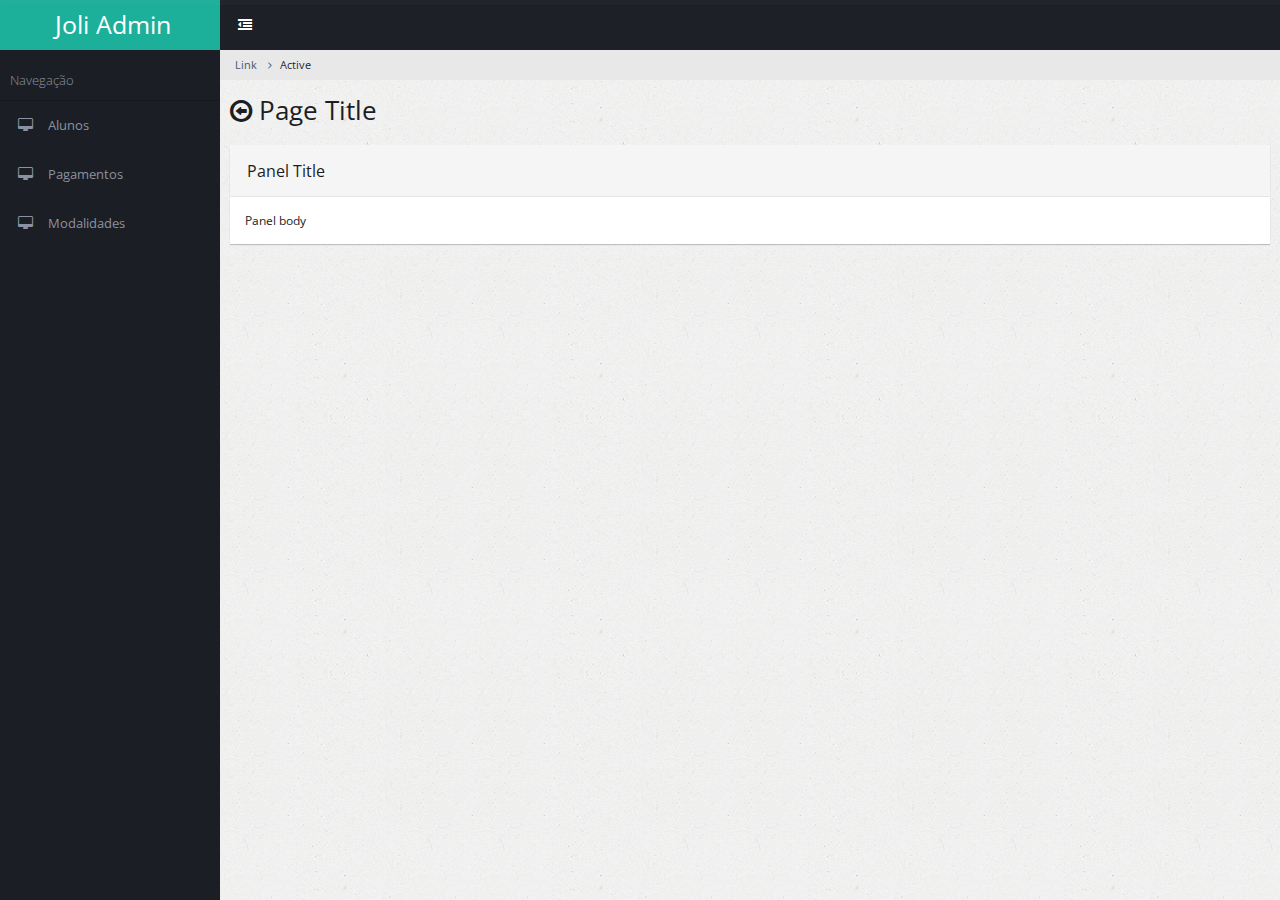
<file: src/main/resources/static/blank.html>
<!DOCTYPE html>
<html lang="en">
    <head>        
        <!-- META SECTION -->
        <title>TITLE</title>            
        <meta http-equiv="Content-Type" content="text/html; charset=utf-8" />
        <meta http-equiv="X-UA-Compatible" content="IE=edge" />
        <meta name="viewport" content="width=device-width, initial-scale=1" />
        
        <link rel="icon" href="favicon.ico" type="image/x-icon" />
        <!-- END META SECTION -->
        
        <!-- CSS INCLUDE -->        
        <link rel="stylesheet" type="text/css" id="theme" href="css/theme-default.css"/>
        <!-- EOF CSS INCLUDE -->
    </head>
    <body>
        <!-- START PAGE CONTAINER -->
        <div class="page-container">
            
            <!-- START PAGE SIDEBAR -->
            <div class="page-sidebar">
                <!-- START X-NAVIGATION -->
                <ul class="x-navigation">
                    <li class="xn-logo">
                        <a href="index.html">Joli Admin</a>
                        <a href="#" class="x-navigation-control"></a>
                    </li>                                                                      
                    <li class="xn-title">Navegação</li>
                    <li>
                        <a href="index.html"><span class="fa fa-desktop"></span> <span class="xn-text">Alunos</span></a>
                        <a href="index.html"><span class="fa fa-desktop"></span> <span class="xn-text">Pagamentos</span></a>
                        <a href="index.html"><span class="fa fa-desktop"></span> <span class="xn-text">Modalidades</span></a>
                    </li>                                        
                </ul>
                <!-- END X-NAVIGATION -->
            </div>
            <!-- END PAGE SIDEBAR -->
            
            <!-- PAGE CONTENT -->
            <div class="page-content">
                
                <!-- START X-NAVIGATION VERTICAL -->
                <ul class="x-navigation x-navigation-horizontal x-navigation-panel">
                    <!-- TOGGLE NAVIGATION -->
                    <li class="xn-icon-button">
                        <a href="#" class="x-navigation-minimize"><span class="fa fa-dedent"></span></a>
                    </li>
                    <!-- END TOGGLE NAVIGATION -->                    
                </ul>
                <!-- END X-NAVIGATION VERTICAL -->                     
                
                <!-- START BREADCRUMB -->
                <ul class="breadcrumb">
                    <li><a href="#">Link</a></li>                    
                    <li class="active">Active</li>
                </ul>
                <!-- END BREADCRUMB -->                
                
                <div class="page-title">                    
                    <h2><span class="fa fa-arrow-circle-o-left"></span> Page Title</h2>
                </div>                   
                
                <!-- PAGE CONTENT WRAPPER -->
                <div class="page-content-wrap">
                
                    <div class="row">
                        <div class="col-md-12">

                            <div class="panel panel-default">
                                <div class="panel-heading">
                                    <h3 class="panel-title">Panel Title</h3>
                                </div>
                                <div class="panel-body">
                                    Panel body
                                </div>
                            </div>

                        </div>
                    </div>
                
                </div>
                <!-- END PAGE CONTENT WRAPPER -->                
            </div>            
            <!-- END PAGE CONTENT -->
        </div>
        <!-- END PAGE CONTAINER -->

        <!-- MESSAGE BOX-->
        <div class="message-box animated fadeIn" data-sound="alert" id="mb-signout">
            <div class="mb-container">
                <div class="mb-middle">
                    <div class="mb-title"><span class="fa fa-sign-out"></span> Log <strong>Out</strong> ?</div>
                    <div class="mb-content">
                        <p>Are you sure you want to log out?</p>                    
                        <p>Press No if youwant to continue work. Press Yes to logout current user.</p>
                    </div>
                    <div class="mb-footer">
                        <div class="pull-right">
                            <a href="pages-login.html" class="btn btn-success btn-lg">Yes</a>
                            <button class="btn btn-default btn-lg mb-control-close">No</button>
                        </div>
                    </div>
                </div>
            </div>
        </div>
        <!-- END MESSAGE BOX-->

        <!-- START PRELOADS -->
        <audio id="audio-alert" src="audio/alert.mp3" preload="auto"></audio>
        <audio id="audio-fail" src="audio/fail.mp3" preload="auto"></audio>
        <!-- END PRELOADS -->                 
        
    <!-- START SCRIPTS -->
        <!-- START PLUGINS -->
        <script type="text/javascript" src="js/plugins/jquery/jquery.min.js"></script>
        <script type="text/javascript" src="js/plugins/jquery/jquery-ui.min.js"></script>
        <script type="text/javascript" src="js/plugins/bootstrap/bootstrap.min.js"></script>        
        <!-- END PLUGINS -->

        <!-- THIS PAGE PLUGINS -->

        <!-- END PAGE PLUGINS -->         

        <!-- START TEMPLATE -->
        <script type="text/javascript" src="js/plugins.js"></script>        
        <script type="text/javascript" src="js/actions.js"></script>        
        <!-- END TEMPLATE -->
    <!-- END SCRIPTS -->         
    </body>
</html>
</file>
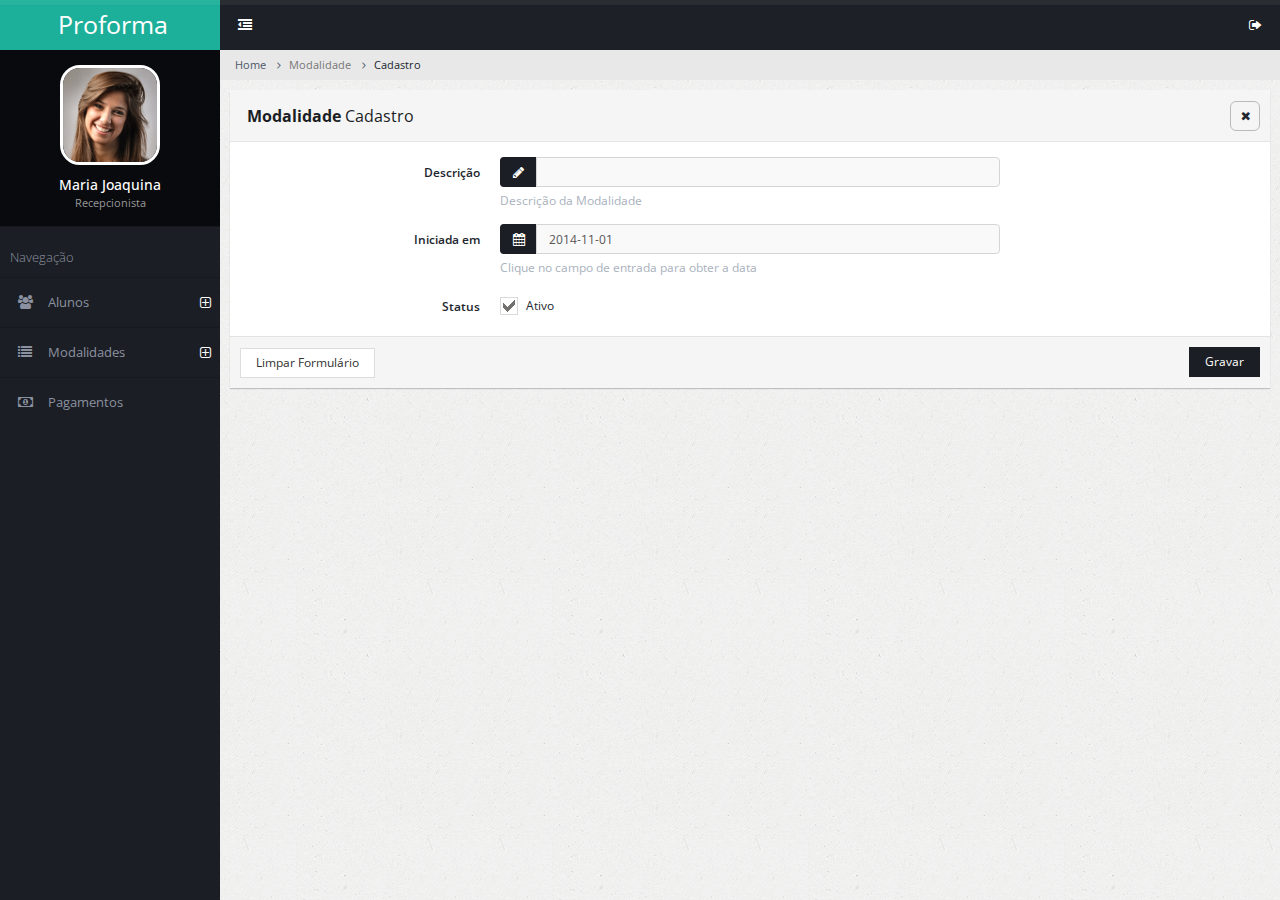
<file: src/main/resources/static/cad_modalidades.html>
<!DOCTYPE html>
<html lang="en">
    <head>        
        <!-- META SECTION -->
        <title>Proforma</title>
        <meta http-equiv="Content-Type" content="text/html; charset=utf-8" />
        <meta http-equiv="X-UA-Compatible" content="IE=edge" />
        <meta name="viewport" content="width=device-width, initial-scale=1" />
        
        <link rel="icon" href="favicon.ico" type="image/x-icon" />
        <!-- END META SECTION -->
        
        <!-- CSS INCLUDE -->        
        <link rel="stylesheet" type="text/css" id="theme" href="css/theme-default.css"/>
        <!-- EOF CSS INCLUDE -->
    </head>
    <body>
        <!-- START PAGE CONTAINER -->
        <div class="page-container">
            
            <!-- START PAGE SIDEBAR -->
            <div class="page-sidebar">
                <!-- START X-NAVIGATION -->
                <ul class="x-navigation">
                    <li class="xn-logo">
                        <a href="index.html">Proforma</a>
                        <a href="#" class="x-navigation-control"></a>
                    </li> 
                    <li class="xn-profile">
                        <a href="#" class="profile-mini">
                            <img src="assets/images/users/user6.jpg" alt="Cliente 1"/>
                        </a>
                        <div class="profile">
                            <div class="profile-image">
                                <img src="assets/images/users/user6.jpg" alt="Cliente 1"/>
                            </div>
                            <div class="profile-data">
                                <div class="profile-data-name">Maria Joaquina</div>
                                <div class="profile-data-title">Recepcionista</div>
                            </div>
                        </div>                                                                        
                    </li>                                                                                         
                    <li class="xn-title">Navegação</li>
                    <li class="xn-openable">
                        <a href="#"><span class="fa fa-users"></span> <span class="xn-text">Alunos</span></a>
                        <ul>
                            <li><a href="lista_alunos.html">Lista</a></li>
                            <li><a href="index.html">Cadastro</a></li>
                        </ul>
                    </li>                    
                    <li class="xn-openable">
                        <a href="#"><span class="fa fa-list"></span> <span class="xn-text">Modalidades</span></a>
                        <ul>
                            <li><a href="#">Lista</a></li>
                            <li><a href="cad_modalidades.html">Cadastro</a></li>
                        </ul>
                    </li>
                    <li>
                        <a href="#"><span class="fa fa-money"></span> <span class="xn-text">Pagamentos</span></a>
                    </li>                                     
                </ul>
                <!-- END X-NAVIGATION -->
            </div>
            <!-- END PAGE SIDEBAR -->
            
            <!-- PAGE CONTENT -->
            <div class="page-content">
                
                <!-- START X-NAVIGATION VERTICAL -->
                <ul class="x-navigation x-navigation-horizontal x-navigation-panel">
                    <!-- TOGGLE NAVIGATION -->
                    <li class="xn-icon-button">
                        <a href="#" class="x-navigation-minimize"><span class="fa fa-dedent"></span></a>
                    </li>
                    <!-- END TOGGLE NAVIGATION -->                    
                    <!-- SIGN OUT -->
                    <li class="xn-icon-button pull-right">
                        <a href="#" class="mb-control" data-box="#mb-signout"><span class="fa fa-sign-out"></span></a>                        
                    </li> 
                    <!-- END SIGN OUT -->                    
                </ul>
                <!-- END X-NAVIGATION VERTICAL -->                     
                
                <!-- START BREADCRUMB -->
                <ul class="breadcrumb">
                    <li><a href="#">Home</a></li>                    
                    <li class="active">Modalidade</li>
                    <li class="active">Cadastro</li>
                </ul>
                <!-- END BREADCRUMB -->                             
                
                <!-- PAGE CONTENT WRAPPER -->
                <div class="page-content-wrap">
                
                    <div class="row">
                        <div class="col-md-12">

                            <form class="form-horizontal">
                            <div class="panel panel-default">
                                <div class="panel-heading">
                                    <h3 class="panel-title"><strong>Modalidade</strong> Cadastro</h3>
                                    <ul class="panel-controls">
                                        <li><a href="#" class="panel-remove"><span class="fa fa-times"></span></a></li>
                                    </ul>
                                </div>
                                <div class="panel-body">                                                                        
                                    
                                    <div class="form-group">
                                        <label class="col-md-3 col-xs-12 control-label">Descrição</label>
                                        <div class="col-md-6 col-xs-12">                                            
                                            <div class="input-group">
                                                <span class="input-group-addon"><span class="fa fa-pencil"></span></span>
                                                <input type="text" class="form-control"/>
                                            </div>                                            
                                            <span class="help-block">Descrição da Modalidade</span>
                                        </div>
                                    </div>
                                    
                                    <div class="form-group">                                        
                                        <label class="col-md-3 col-xs-12 control-label">Iniciada em</label>
                                        <div class="col-md-6 col-xs-12">
                                            <div class="input-group">
                                                <span class="input-group-addon"><span class="fa fa-calendar"></span></span>
                                                <input type="text" class="form-control datepicker" value="2014-11-01">                                            
                                            </div>
                                            <span class="help-block">Clique no campo de entrada para obter a data</span>
                                        </div>
                                    </div>
                                    
                                    <div class="form-group">
                                        <label class="col-md-3 col-xs-12 control-label">Status</label>
                                        <div class="col-md-6 col-xs-12">                                                                                                                                        
                                            <label class="check"><input type="checkbox" class="icheckbox" checked="checked"/> Ativo</label>
                                        </div>
                                    </div>

                                </div>
                                <div class="panel-footer">
                                    <button class="btn btn-default">Limpar Formulário</button>                                    
                                    <button class="btn btn-primary pull-right">Gravar</button>
                                </div>
                            </div>
                            </form>

                        </div>
                    </div>
                
                </div>
                <!-- END PAGE CONTENT WRAPPER -->                
            </div>            
            <!-- END PAGE CONTENT -->
        </div>
        <!-- END PAGE CONTAINER -->

        <!-- MESSAGE BOX-->
        <div class="message-box animated fadeIn" data-sound="alert" id="mb-signout">
            <div class="mb-container">
                <div class="mb-middle">
                    <div class="mb-title"><span class="fa fa-sign-out"></span> Log <strong>Out</strong> ?</div>
                    <div class="mb-content">
                        <p>Tem certeza que deseja sair?</p>                    
                        <p>Pressionar Não se pretender continuar o trabalho. Pressione Sim para sair usuário atual.</p>
                    </div>
                    <div class="mb-footer">
                        <div class="pull-right">
                            <a href="pages-login.html" class="btn btn-success btn-lg">Sim</a>
                            <button class="btn btn-default btn-lg mb-control-close">Não</button>
                        </div>
                    </div>
                </div>
            </div>
        </div>
        <!-- END MESSAGE BOX-->

        <!-- START PRELOADS -->
        <audio id="audio-alert" src="audio/alert.mp3" preload="auto"></audio>
        <audio id="audio-fail" src="audio/fail.mp3" preload="auto"></audio>
        <!-- END PRELOADS -->                 
        
    <!-- START SCRIPTS -->
        <!-- START PLUGINS -->
        <script type="text/javascript" src="js/plugins/jquery/jquery.min.js"></script>
        <script type="text/javascript" src="js/plugins/jquery/jquery-ui.min.js"></script>
        <script type="text/javascript" src="js/plugins/bootstrap/bootstrap.min.js"></script>        
        <!-- END PLUGINS -->

        <!-- THIS PAGE PLUGINS -->
        <script type='text/javascript' src='js/plugins/icheck/icheck.min.js'></script>
        <script type="text/javascript" src="js/plugins/mcustomscrollbar/jquery.mCustomScrollbar.min.js"></script>
        
        <script type="text/javascript" src="js/plugins/bootstrap/bootstrap-datepicker.js"></script>                
        <script type="text/javascript" src="js/plugins/bootstrap/bootstrap-file-input.js"></script>
        <script type="text/javascript" src="js/plugins/bootstrap/bootstrap-select.js"></script>
        <script type="text/javascript" src="js/plugins/tagsinput/jquery.tagsinput.min.js"></script>
        <!-- END THIS PAGE PLUGINS -->               

        <!-- START TEMPLATE -->
        <script type="text/javascript" src="js/plugins.js"></script>        
        <script type="text/javascript" src="js/actions.js"></script>        
        <!-- END TEMPLATE -->
    <!-- END SCRIPTS -->         
    </body>
</html>
</file>
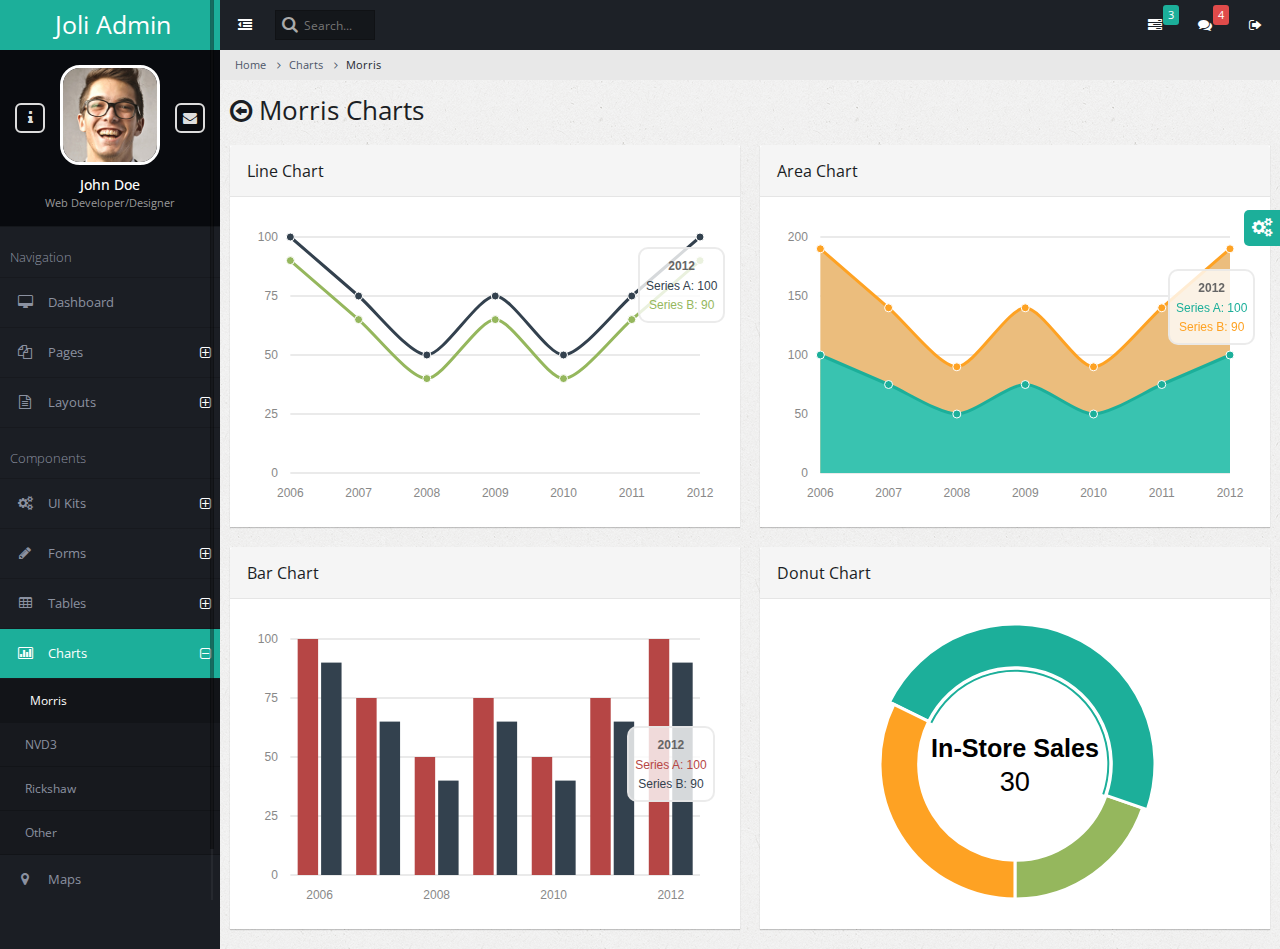
<file: src/main/resources/static/charts-morris.html>
<!DOCTYPE html>
<html lang="en">
    <head>        
        <!-- META SECTION -->
        <title>Joli Admin - Responsive Bootstrap Admin Template</title>            
        <meta http-equiv="Content-Type" content="text/html; charset=utf-8" />
        <meta http-equiv="X-UA-Compatible" content="IE=edge" />
        <meta name="viewport" content="width=device-width, initial-scale=1" />
        
        <link rel="icon" href="favicon.ico" type="image/x-icon" />
        <!-- END META SECTION -->
        
        <!-- CSS INCLUDE -->        
        <link rel="stylesheet" type="text/css" id="theme" href="css/theme-default.css"/>
        <!-- EOF CSS INCLUDE -->                     
    </head>
    <body>
        <!-- START PAGE CONTAINER -->
        <div class="page-container">
            
            <!-- START PAGE SIDEBAR -->
            <div class="page-sidebar">
                <!-- START X-NAVIGATION -->
                <ul class="x-navigation">
                    <li class="xn-logo">
                        <a href="index.html">Joli Admin</a>
                        <a href="#" class="x-navigation-control"></a>
                    </li>
                    <li class="xn-profile">
                        <a href="#" class="profile-mini">
                            <img src="assets/images/users/avatar.jpg" alt="John Doe"/>
                        </a>
                        <div class="profile">
                            <div class="profile-image">
                                <img src="assets/images/users/avatar.jpg" alt="John Doe"/>
                            </div>
                            <div class="profile-data">
                                <div class="profile-data-name">John Doe</div>
                                <div class="profile-data-title">Web Developer/Designer</div>
                            </div>
                            <div class="profile-controls">
                                <a href="pages-profile.html" class="profile-control-left"><span class="fa fa-info"></span></a>
                                <a href="pages-messages.html" class="profile-control-right"><span class="fa fa-envelope"></span></a>
                            </div>
                        </div>                                                                        
                    </li>
                    <li class="xn-title">Navigation</li>                    
                    <li>
                        <a href="index.html"><span class="fa fa-desktop"></span> <span class="xn-text">Dashboard</span></a>
                    </li>
                    <li class="xn-openable">
                        <a href="#"><span class="fa fa-files-o"></span> <span class="xn-text">Pages</span></a>
                        <ul>
                            <li><a href="pages-gallery.html"><span class="fa fa-image"></span> Gallery</a></li>
                            <li><a href="pages-profile.html"><span class="fa fa-user"></span> Profile</a></li>
                            <li><a href="pages-address-book.html"><span class="fa fa-users"></span> Address Book</a></li>
                            <li class="xn-openable">
                                <a href="#"><span class="fa fa-clock-o"></span> Timeline</a>
                                <ul>
                                    <li><a href="pages-timeline.html"><span class="fa fa-align-center"></span> Default</a></li>
                                    <li><a href="pages-timeline-simple.html"><span class="fa fa-align-justify"></span> Full Width</a></li>
                                </ul>
                            </li>
                            <li class="xn-openable">
                                <a href="#"><span class="fa fa-envelope"></span> Mailbox</a>
                                <ul>
                                    <li><a href="pages-mailbox-inbox.html"><span class="fa fa-inbox"></span> Inbox</a></li>
                                    <li><a href="pages-mailbox-message.html"><span class="fa fa-file-text"></span> Message</a></li>
                                    <li><a href="pages-mailbox-compose.html"><span class="fa fa-pencil"></span> Compose</a></li>
                                </ul>
                            </li>
                            <li><a href="pages-messages.html"><span class="fa fa-comments"></span> Messages</a></li>
                            <li><a href="pages-calendar.html"><span class="fa fa-calendar"></span> Calendar</a></li>
                            <li><a href="pages-tasks.html"><span class="fa fa-edit"></span> Tasks</a></li>
                            <li><a href="pages-content-table.html"><span class="fa fa-columns"></span> Content Table</a></li>
                            <li><a href="pages-faq.html"><span class="fa fa-question-circle"></span> FAQ</a></li>
                            <li><a href="pages-search.html"><span class="fa fa-search"></span> Search</a></li>
                            <li class="xn-openable">
                                <a href="#"><span class="fa fa-file"></span> Blog</a>
                                
                                <ul>                                    
                                    <li><a href="pages-blog-list.html"><span class="fa fa-copy"></span> List of Posts</a></li>
                                    <li><a href="pages-blog-post.html"><span class="fa fa-file-o"></span>Single Post</a></li>
                                </ul>
                            </li>
                            <li class="xn-openable">
                                <a href="#"><span class="fa fa-sign-in"></span> Login</a>
                                <ul>                                    
                                    <li><a href="pages-login.html">App Login</a></li>
                                    <li><a href="pages-login-website.html">Website Login</a></li>
                                    <li><a href="pages-login-website-light.html"> Website Login Light</a></li>
                                </ul>
                            </li>                            
                            <li class="xn-openable">
                                <a href="#"><span class="fa fa-warning"></span> Error Pages</a>
                                <ul>                                    
                                    <li><a href="pages-error-404.html">Error 404 Sample 1</a></li>
                                    <li><a href="pages-error-404-2.html">Error 404 Sample 2</a></li>
                                    <li><a href="pages-error-500.html"> Error 500</a></li>
                                </ul>
                            </li>                            
                        </ul>
                    </li>
                    <li class="xn-openable">
                        <a href="#"><span class="fa fa-file-text-o"></span> <span class="xn-text">Layouts</span></a>
                        <ul>
                            <li><a href="layout-boxed.html">Boxed</a></li>
                            <li><a href="layout-nav-toggled.html">Navigation Toggled</a></li>
                            <li><a href="layout-nav-top.html">Navigation Top</a></li>
                            <li><a href="layout-nav-right.html">Navigation Right</a></li>
                            <li><a href="layout-nav-top-fixed.html">Top Navigation Fixed</a></li>                            
                            <li><a href="layout-nav-custom.html">Custom Navigation</a></li>
                            <li><a href="layout-frame-left.html">Frame Left Column</a></li>
                            <li><a href="layout-frame-right.html">Frame Right Column</a></li>
                            <li><a href="layout-search-left.html">Search Left Side</a></li>
                            <li><a href="blank.html">Blank Page</a></li>
                        </ul>
                    </li>                  
                    <li class="xn-title">Components</li>                    
                    <li class="xn-openable">
                        <a href="#"><span class="fa fa-cogs"></span> <span class="xn-text">UI Kits</span></a>
                        <ul>
                            <li><a href="ui-widgets.html"><span class="fa fa-heart"></span> Widgets</a></li>
                            <li><a href="ui-elements.html"><span class="fa fa-cogs"></span> Elements</a></li>
                            <li><a href="ui-buttons.html"><span class="fa fa-square-o"></span> Buttons</a></li>                            
                            <li><a href="ui-panels.html"><span class="fa fa-pencil-square-o"></span> Panels</a></li>
                            <li><a href="ui-icons.html"><span class="fa fa-magic"></span> Icons</a><div class="informer informer-warning">+679</div></li>
                            <li><a href="ui-typography.html"><span class="fa fa-pencil"></span> Typography</a></li>
                            <li><a href="ui-portlet.html"><span class="fa fa-th"></span> Portlet</a></li>
                            <li><a href="ui-sliders.html"><span class="fa fa-arrows-h"></span> Sliders</a></li>
                            <li><a href="ui-alerts-popups.html"><span class="fa fa-warning"></span> Alerts & Popups</a></li>                            
                            <li><a href="ui-lists.html"><span class="fa fa-list-ul"></span> Lists</a></li>
                            <li><a href="ui-tour.html"><span class="fa fa-random"></span> Tour</a></li>
                        </ul>
                    </li>                    
                    <li class="xn-openable">
                        <a href="#"><span class="fa fa-pencil"></span> <span class="xn-text">Forms</span></a>
                        <ul>
                            <li>
                                <a href="form-layouts-two-column.html"><span class="fa fa-tasks"></span> Form Layouts</a>
                                <div class="informer informer-danger">New</div>
                                <ul>
                                    <li><a href="form-layouts-one-column.html"><span class="fa fa-align-justify"></span> One Column</a></li>
                                    <li><a href="form-layouts-two-column.html"><span class="fa fa-th-large"></span> Two Column</a></li>
                                    <li><a href="form-layouts-tabbed.html"><span class="fa fa-table"></span> Tabbed</a></li>
                                    <li><a href="form-layouts-separated.html"><span class="fa fa-th-list"></span> Separated Rows</a></li>
                                </ul> 
                            </li>
                            <li><a href="form-elements.html"><span class="fa fa-file-text-o"></span> Elements</a></li>
                            <li><a href="form-validation.html"><span class="fa fa-list-alt"></span> Validation</a></li>
                            <li><a href="form-wizards.html"><span class="fa fa-arrow-right"></span> Wizards</a></li>
                            <li><a href="form-editors.html"><span class="fa fa-text-width"></span> WYSIWYG Editors</a></li>
                            <li><a href="form-file-handling.html"><span class="fa fa-floppy-o"></span> File Handling</a></li>
                        </ul>
                    </li>
                    <li class="xn-openable">
                        <a href="tables.html"><span class="fa fa-table"></span> <span class="xn-text">Tables</span></a>
                        <ul>                            
                            <li><a href="table-basic.html"><span class="fa fa-align-justify"></span> Basic</a></li>
                            <li><a href="table-datatables.html"><span class="fa fa-sort-alpha-desc"></span> Data Tables</a></li>
                            <li><a href="table-export.html"><span class="fa fa-download"></span> Export Tables</a></li>                            
                        </ul>
                    </li>
                    <li class="xn-openable active">
                        <a href="#"><span class="fa fa-bar-chart-o"></span> <span class="xn-text">Charts</span></a>
                        <ul>
                            <li class="active"><a href="charts-morris.html"><span class="xn-text">Morris</span></a></li>
                            <li><a href="charts-nvd3.html"><span class="xn-text">NVD3</span></a></li>
                            <li><a href="charts-rickshaw.html"><span class="xn-text">Rickshaw</span></a></li>
                            <li><a href="charts-other.html"><span class="xn-text">Other</span></a></li>                                                                                    
                        </ul>
                    </li>          
                    <li>
                        <a href="maps.html"><span class="fa fa-map-marker"></span> <span class="xn-text">Maps</span></a>
                    </li>                    
                    <li class="xn-openable">
                        <a href="#"><span class="fa fa-sitemap"></span> <span class="xn-text">Navigation Levels</span></a>
                        <ul>                            
                            <li class="xn-openable">
                                <a href="#">Second Level</a>
                                <ul>
                                    <li class="xn-openable">
                                        <a href="#">Third Level</a>
                                        <ul>
                                            <li class="xn-openable">
                                                <a href="#">Fourth Level</a>
                                                <ul>
                                                    <li><a href="#">Fifth Level</a></li>
                                                </ul>
                                            </li>
                                        </ul>
                                    </li>
                                </ul>
                            </li>                            
                        </ul>
                    </li>                    
                </ul>
                <!-- END X-NAVIGATION -->
            </div>
            <!-- END PAGE SIDEBAR -->
            
            <!-- PAGE CONTENT -->
            <div class="page-content">
                
                <!-- START X-NAVIGATION VERTICAL -->
                <ul class="x-navigation x-navigation-horizontal x-navigation-panel">
                    <!-- TOGGLE NAVIGATION -->
                    <li class="xn-icon-button">
                        <a href="#" class="x-navigation-minimize"><span class="fa fa-dedent"></span></a>
                    </li>
                    <!-- END TOGGLE NAVIGATION -->
                    <!-- SEARCH -->
                    <li class="xn-search">
                        <form role="form">
                            <input type="text" name="search" placeholder="Search..."/>
                        </form>
                    </li>   
                    <!-- END SEARCH -->
                    <!-- SIGN OUT -->
                    <li class="xn-icon-button pull-right">
                        <a href="#" class="mb-control" data-box="#mb-signout"><span class="fa fa-sign-out"></span></a>                        
                    </li> 
                    <!-- END SIGN OUT -->
                    <!-- MESSAGES -->
                    <li class="xn-icon-button pull-right">
                        <a href="#"><span class="fa fa-comments"></span></a>
                        <div class="informer informer-danger">4</div>
                        <div class="panel panel-primary animated zoomIn xn-drop-left xn-panel-dragging">
                            <div class="panel-heading">
                                <h3 class="panel-title"><span class="fa fa-comments"></span> Messages</h3>                                
                                <div class="pull-right">
                                    <span class="label label-danger">4 new</span>
                                </div>
                            </div>
                            <div class="panel-body list-group list-group-contacts scroll" style="height: 200px;">
                                <a href="#" class="list-group-item">
                                    <div class="list-group-status status-online"></div>
                                    <img src="assets/images/users/user2.jpg" class="pull-left" alt="John Doe"/>
                                    <span class="contacts-title">John Doe</span>
                                    <p>Praesent placerat tellus id augue condimentum</p>
                                </a>
                                <a href="#" class="list-group-item">
                                    <div class="list-group-status status-away"></div>
                                    <img src="assets/images/users/user.jpg" class="pull-left" alt="Dmitry Ivaniuk"/>
                                    <span class="contacts-title">Dmitry Ivaniuk</span>
                                    <p>Donec risus sapien, sagittis et magna quis</p>
                                </a>
                                <a href="#" class="list-group-item">
                                    <div class="list-group-status status-away"></div>
                                    <img src="assets/images/users/user3.jpg" class="pull-left" alt="Nadia Ali"/>
                                    <span class="contacts-title">Nadia Ali</span>
                                    <p>Mauris vel eros ut nunc rhoncus cursus sed</p>
                                </a>
                                <a href="#" class="list-group-item">
                                    <div class="list-group-status status-offline"></div>
                                    <img src="assets/images/users/user6.jpg" class="pull-left" alt="Darth Vader"/>
                                    <span class="contacts-title">Darth Vader</span>
                                    <p>I want my money back!</p>
                                </a>
                            </div>     
                            <div class="panel-footer text-center">
                                <a href="pages-messages.html">Show all messages</a>
                            </div>                            
                        </div>                        
                    </li>
                    <!-- END MESSAGES -->
                    <!-- TASKS -->
                    <li class="xn-icon-button pull-right">
                        <a href="#"><span class="fa fa-tasks"></span></a>
                        <div class="informer informer-warning">3</div>
                        <div class="panel panel-primary animated zoomIn xn-drop-left xn-panel-dragging">
                            <div class="panel-heading">
                                <h3 class="panel-title"><span class="fa fa-tasks"></span> Tasks</h3>                                
                                <div class="pull-right">
                                    <span class="label label-warning">3 active</span>
                                </div>
                            </div>
                            <div class="panel-body list-group scroll" style="height: 200px;">                                
                                <a class="list-group-item" href="#">
                                    <strong>Phasellus augue arcu, elementum</strong>
                                    <div class="progress progress-small progress-striped active">
                                        <div class="progress-bar progress-bar-danger" role="progressbar" aria-valuenow="50" aria-valuemin="0" aria-valuemax="100" style="width: 50%;">50%</div>
                                    </div>
                                    <small class="text-muted">John Doe, 25 Sep 2014 / 50%</small>
                                </a>
                                <a class="list-group-item" href="#">
                                    <strong>Aenean ac cursus</strong>
                                    <div class="progress progress-small progress-striped active">
                                        <div class="progress-bar progress-bar-warning" role="progressbar" aria-valuenow="80" aria-valuemin="0" aria-valuemax="100" style="width: 80%;">80%</div>
                                    </div>
                                    <small class="text-muted">Dmitry Ivaniuk, 24 Sep 2014 / 80%</small>
                                </a>
                                <a class="list-group-item" href="#">
                                    <strong>Lorem ipsum dolor</strong>
                                    <div class="progress progress-small progress-striped active">
                                        <div class="progress-bar progress-bar-success" role="progressbar" aria-valuenow="95" aria-valuemin="0" aria-valuemax="100" style="width: 95%;">95%</div>
                                    </div>
                                    <small class="text-muted">John Doe, 23 Sep 2014 / 95%</small>
                                </a>
                                <a class="list-group-item" href="#">
                                    <strong>Cras suscipit ac quam at tincidunt.</strong>
                                    <div class="progress progress-small">
                                        <div class="progress-bar" role="progressbar" aria-valuenow="100" aria-valuemin="0" aria-valuemax="100" style="width: 100%;">100%</div>
                                    </div>
                                    <small class="text-muted">John Doe, 21 Sep 2014 /</small><small class="text-success"> Done</small>
                                </a>                                
                            </div>     
                            <div class="panel-footer text-center">
                                <a href="pages-tasks.html">Show all tasks</a>
                            </div>                            
                        </div>                        
                    </li>
                    <!-- END TASKS -->
                </ul>
                <!-- END X-NAVIGATION VERTICAL -->                    
                
                <!-- START BREADCRUMB -->
                <ul class="breadcrumb">
                    <li><a href="#">Home</a></li>
                    <li><a href="#">Charts</a></li>
                    <li class="active">Morris</li>
                </ul>
                <!-- END BREADCRUMB -->                
                                
                <!-- PAGE TITLE -->
                <div class="page-title">                    
                    <h2><span class="fa fa-arrow-circle-o-left"></span> Morris Charts</h2>
                </div>
                <!-- END PAGE TITLE -->                

                <!-- PAGE CONTENT WRAPPER -->
                <div class="page-content-wrap">
                    
                    <div class="row">
                        <div class="col-md-6">

                            <!-- START LINE CHART -->
                            <div class="panel panel-default">
                                <div class="panel-heading">
                                    <h3 class="panel-title">Line Chart</h3>                                
                                </div>
                                <div class="panel-body">
                                    <div id="morris-line-example" style="height: 300px;"></div>
                                </div>
                            </div>
                            <!-- END LINE CHART -->

                        </div>
                        <div class="col-md-6">

                            <!-- START Area CHART -->
                            <div class="panel panel-default">
                                <div class="panel-heading">
                                    <h3 class="panel-title">Area Chart</h3>                                
                                </div>
                                <div class="panel-body">
                                    <div id="morris-area-example" style="height: 300px;"></div>
                                </div>
                            </div>
                            <!-- END Area CHART -->                        

                        </div>
                    </div>

                    <div class="row">
                        <div class="col-md-6">

                            <!-- START BAR CHART -->
                            <div class="panel panel-default">
                                <div class="panel-heading">
                                    <h3 class="panel-title">Bar Chart</h3>                                
                                </div>
                                <div class="panel-body">
                                    <div id="morris-bar-example" style="height: 300px;"></div>
                                </div>
                            </div>
                            <!-- END BAR CHART -->

                        </div>
                        <div class="col-md-6">

                            <!-- START DONUT CHART -->
                            <div class="panel panel-default">
                                <div class="panel-heading">
                                    <h3 class="panel-title">Donut Chart</h3>                                
                                </div>
                                <div class="panel-body">
                                    <div id="morris-donut-example" style="height: 300px;"></div>
                                </div>
                            </div>
                            <!-- END DONUT CHART -->                        

                        </div>
                    </div>
                    
                </div>
                <!-- END PAGE CONTENT WRAPPER -->                
            </div>            
            <!-- END PAGE CONTENT -->
        </div>
        <!-- END PAGE CONTAINER -->
        
        <!-- MESSAGE BOX-->
        <div class="message-box animated fadeIn" data-sound="alert" id="mb-signout">
            <div class="mb-container">
                <div class="mb-middle">
                    <div class="mb-title"><span class="fa fa-sign-out"></span> Log <strong>Out</strong> ?</div>
                    <div class="mb-content">
                        <p>Are you sure you want to log out?</p>                    
                        <p>Press No if youwant to continue work. Press Yes to logout current user.</p>
                    </div>
                    <div class="mb-footer">
                        <div class="pull-right">
                            <a href="pages-login.html" class="btn btn-success btn-lg">Yes</a>
                            <button class="btn btn-default btn-lg mb-control-close">No</button>
                        </div>
                    </div>
                </div>
            </div>
        </div>
        <!-- END MESSAGE BOX-->

        <!-- START PRELOADS -->
        <audio id="audio-alert" src="audio/alert.mp3" preload="auto"></audio>
        <audio id="audio-fail" src="audio/fail.mp3" preload="auto"></audio>
        <!-- END PRELOADS -->               
        
    <!-- START SCRIPTS -->
        <!-- START PLUGINS -->
        <script type="text/javascript" src="js/plugins/jquery/jquery.min.js"></script>
        <script type="text/javascript" src="js/plugins/jquery/jquery-ui.min.js"></script>
        <script type="text/javascript" src="js/plugins/bootstrap/bootstrap.min.js"></script>        
        <!-- END PLUGINS -->
        
        <!-- START THIS PAGE PLUGINS-->        
        <script type='text/javascript' src='js/plugins/icheck/icheck.min.js'></script>
        <script type="text/javascript" src="js/plugins/mcustomscrollbar/jquery.mCustomScrollbar.min.js"></script>
        
        <script type="text/javascript" src="js/plugins/morris/raphael-min.js"></script>
        <script type="text/javascript" src="js/plugins/morris/morris.min.js"></script>
        <!-- END THIS PAGE PLUGINS-->        
        
        <!-- START TEMPLATE -->
        <script type="text/javascript" src="js/settings.js"></script>
        
        <script type="text/javascript" src="js/plugins.js"></script>        
        <script type="text/javascript" src="js/actions.js"></script>
        <script type="text/javascript" src="js/demo_charts_morris.js"></script>
        <!-- END TEMPLATE -->
    <!-- END SCRIPTS -->        
    </body>
</html>
</file>
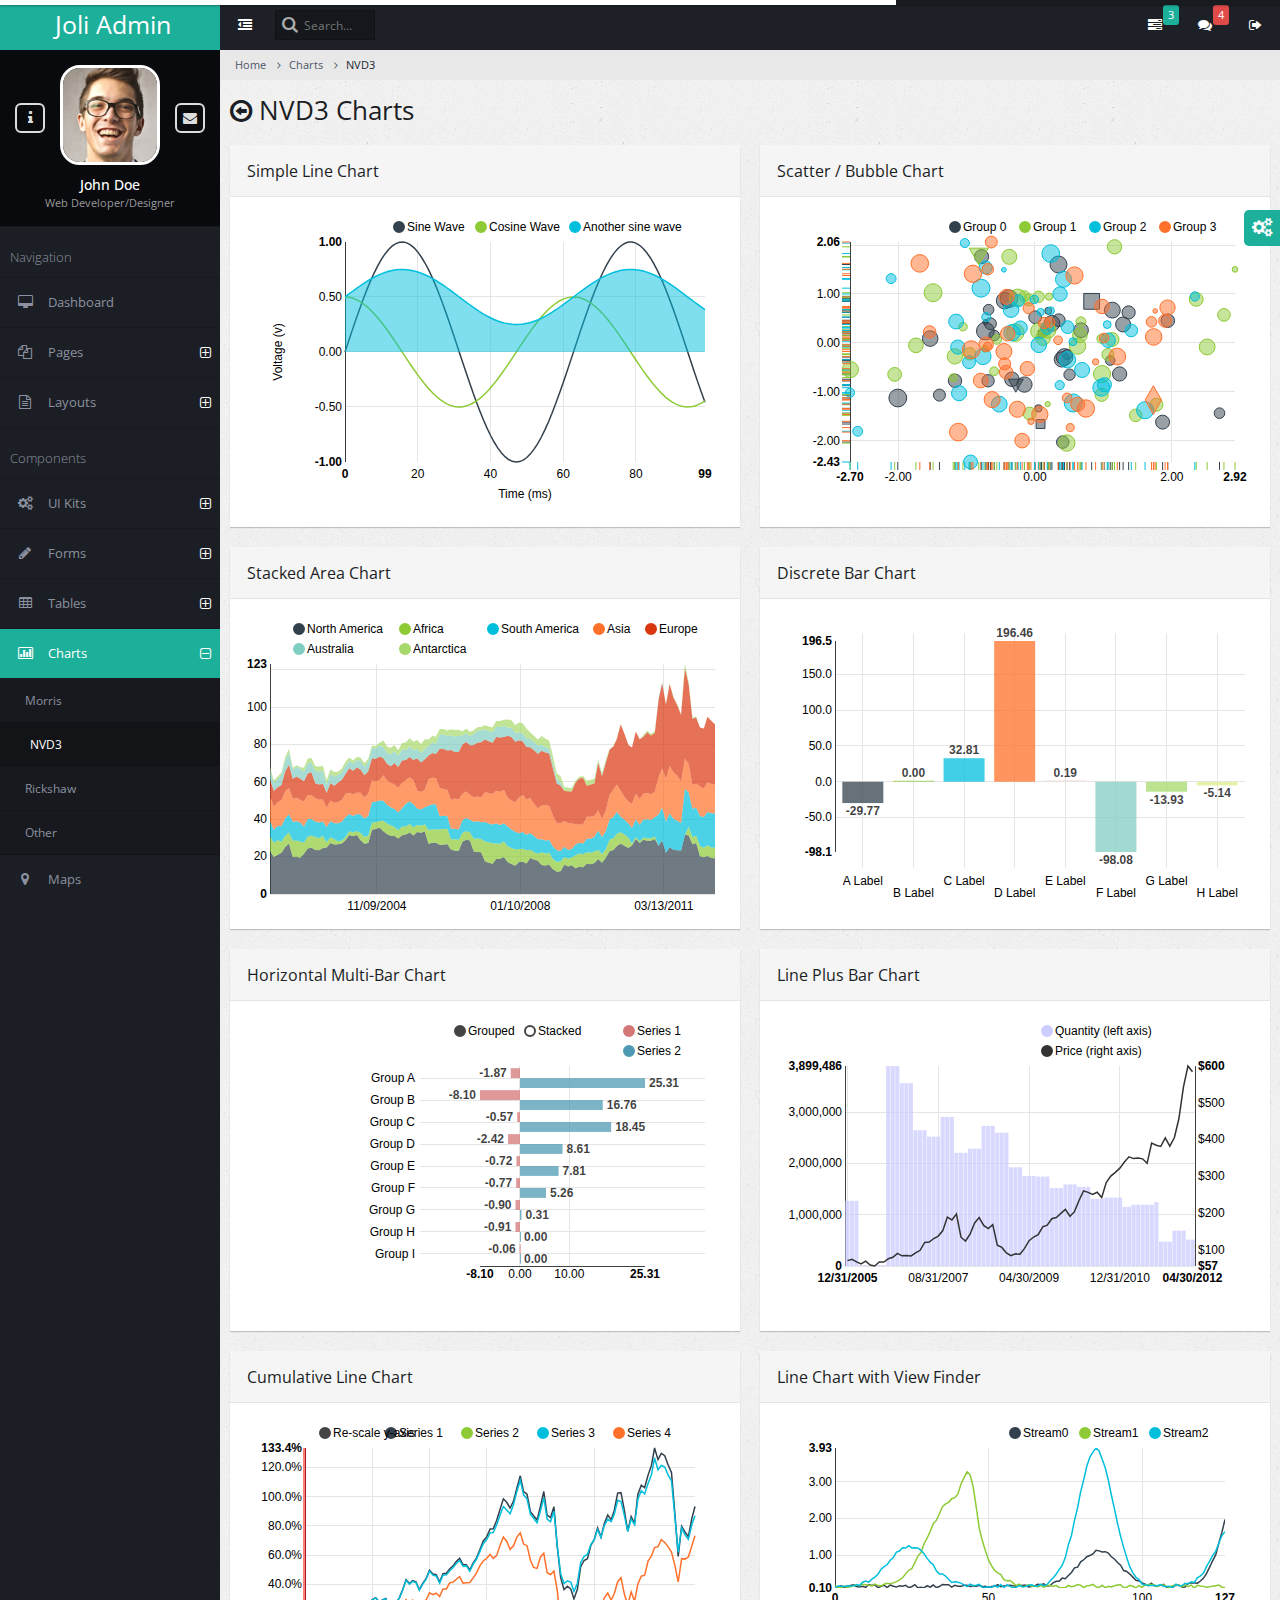
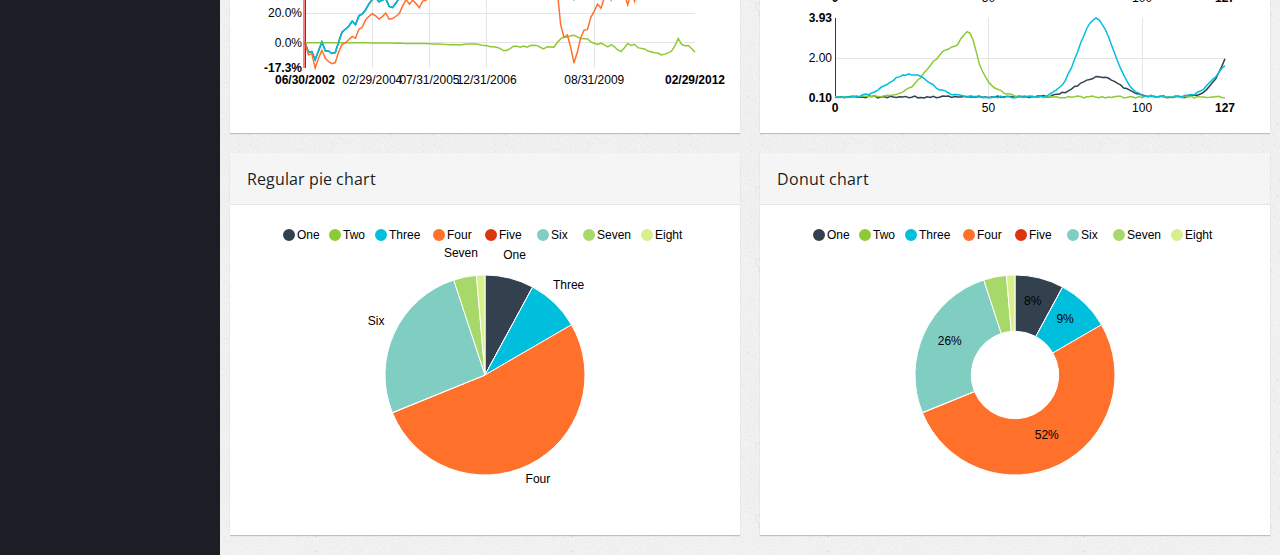
<file: src/main/resources/static/charts-nvd3.html>
<!DOCTYPE html>
<html lang="en">
    <head>        
        <!-- META SECTION -->
        <title>Joli Admin - Responsive Bootstrap Admin Template</title>            
        <meta http-equiv="Content-Type" content="text/html; charset=utf-8" />
        <meta http-equiv="X-UA-Compatible" content="IE=edge" />
        <meta name="viewport" content="width=device-width, initial-scale=1" />
        
        <link rel="icon" href="favicon.ico" type="image/x-icon" />
        <!-- END META SECTION -->
        
        <!-- CSS INCLUDE -->        
        <link rel="stylesheet" type="text/css" id="theme" href="css/theme-default.css"/>
        <!-- EOF CSS INCLUDE -->                       
    </head>
    <body>
        <!-- START PAGE CONTAINER -->
        <div class="page-container">
            
            <!-- START PAGE SIDEBAR -->
            <div class="page-sidebar">
                <!-- START X-NAVIGATION -->
                <ul class="x-navigation">
                    <li class="xn-logo">
                        <a href="index.html">Joli Admin</a>
                        <a href="#" class="x-navigation-control"></a>
                    </li>
                    <li class="xn-profile">
                        <a href="#" class="profile-mini">
                            <img src="assets/images/users/avatar.jpg" alt="John Doe"/>
                        </a>
                        <div class="profile">
                            <div class="profile-image">
                                <img src="assets/images/users/avatar.jpg" alt="John Doe"/>
                            </div>
                            <div class="profile-data">
                                <div class="profile-data-name">John Doe</div>
                                <div class="profile-data-title">Web Developer/Designer</div>
                            </div>
                            <div class="profile-controls">
                                <a href="pages-profile.html" class="profile-control-left"><span class="fa fa-info"></span></a>
                                <a href="pages-messages.html" class="profile-control-right"><span class="fa fa-envelope"></span></a>
                            </div>
                        </div>                                                                        
                    </li>
                    <li class="xn-title">Navigation</li>                    
                    <li>
                        <a href="index.html"><span class="fa fa-desktop"></span> <span class="xn-text">Dashboard</span></a>
                    </li>
                    <li class="xn-openable">                        
                        <a href="#"><span class="fa fa-files-o"></span> <span class="xn-text">Pages</span></a>
                        <ul>
                            <li><a href="pages-gallery.html"><span class="fa fa-image"></span> Gallery</a></li>
                            <li><a href="pages-profile.html"><span class="fa fa-user"></span> Profile</a></li>
                            <li><a href="pages-address-book.html"><span class="fa fa-users"></span> Address Book</a></li>
                            <li class="xn-openable">
                                <a href="#"><span class="fa fa-clock-o"></span> Timeline</a>
                                <ul>
                                    <li><a href="pages-timeline.html"><span class="fa fa-align-center"></span> Default</a></li>
                                    <li><a href="pages-timeline-simple.html"><span class="fa fa-align-justify"></span> Full Width</a></li>
                                </ul>
                            </li>
                            <li class="xn-openable">
                                <a href="#"><span class="fa fa-envelope"></span> Mailbox</a>
                                <ul>
                                    <li><a href="pages-mailbox-inbox.html"><span class="fa fa-inbox"></span> Inbox</a></li>
                                    <li><a href="pages-mailbox-message.html"><span class="fa fa-file-text"></span> Message</a></li>
                                    <li><a href="pages-mailbox-compose.html"><span class="fa fa-pencil"></span> Compose</a></li>
                                </ul>
                            </li>
                            <li><a href="pages-messages.html"><span class="fa fa-comments"></span> Messages</a></li>
                            <li><a href="pages-calendar.html"><span class="fa fa-calendar"></span> Calendar</a></li>
                            <li><a href="pages-tasks.html"><span class="fa fa-edit"></span> Tasks</a></li>
                            <li><a href="pages-content-table.html"><span class="fa fa-columns"></span> Content Table</a></li>
                            <li><a href="pages-faq.html"><span class="fa fa-question-circle"></span> FAQ</a></li>
                            <li><a href="pages-search.html"><span class="fa fa-search"></span> Search</a></li>
                            <li class="xn-openable">
                                <a href="#"><span class="fa fa-file"></span> Blog</a>
                                
                                <ul>                                    
                                    <li><a href="pages-blog-list.html"><span class="fa fa-copy"></span> List of Posts</a></li>
                                    <li><a href="pages-blog-post.html"><span class="fa fa-file-o"></span>Single Post</a></li>
                                </ul>
                            </li>
                            <li class="xn-openable">
                                <a href="#"><span class="fa fa-sign-in"></span> Login</a>
                                <ul>                                    
                                    <li><a href="pages-login.html">App Login</a></li>
                                    <li><a href="pages-login-website.html">Website Login</a></li>
                                    <li><a href="pages-login-website-light.html"> Website Login Light</a></li>
                                </ul>
                            </li>                            
                            <li class="xn-openable">
                                <a href="#"><span class="fa fa-warning"></span> Error Pages</a>
                                <ul>                                    
                                    <li><a href="pages-error-404.html">Error 404 Sample 1</a></li>
                                    <li><a href="pages-error-404-2.html">Error 404 Sample 2</a></li>
                                    <li><a href="pages-error-500.html"> Error 500</a></li>
                                </ul>
                            </li>                            
                        </ul>
                    </li>
                    <li class="xn-openable">
                        <a href="#"><span class="fa fa-file-text-o"></span> <span class="xn-text">Layouts</span></a>
                        <ul>
                            <li><a href="layout-boxed.html">Boxed</a></li>
                            <li><a href="layout-nav-toggled.html">Navigation Toggled</a></li>
                            <li><a href="layout-nav-top.html">Navigation Top</a></li>
                            <li><a href="layout-nav-right.html">Navigation Right</a></li>
                            <li><a href="layout-nav-top-fixed.html">Top Navigation Fixed</a></li>                            
                            <li><a href="layout-nav-custom.html">Custom Navigation</a></li>
                            <li><a href="layout-frame-left.html">Frame Left Column</a></li>
                            <li><a href="layout-frame-right.html">Frame Right Column</a></li>
                            <li><a href="layout-search-left.html">Search Left Side</a></li>
                            <li><a href="blank.html">Blank Page</a></li>
                        </ul>
                    </li>                  
                    <li class="xn-title">Components</li>                    
                    <li class="xn-openable">
                        <a href="#"><span class="fa fa-cogs"></span> <span class="xn-text">UI Kits</span></a>
                        <ul>
                            <li><a href="ui-widgets.html"><span class="fa fa-heart"></span> Widgets</a></li>
                            <li><a href="ui-elements.html"><span class="fa fa-cogs"></span> Elements</a></li>
                            <li><a href="ui-buttons.html"><span class="fa fa-square-o"></span> Buttons</a></li>                            
                            <li><a href="ui-panels.html"><span class="fa fa-pencil-square-o"></span> Panels</a></li>
                            <li><a href="ui-icons.html"><span class="fa fa-magic"></span> Icons</a><div class="informer informer-warning">+679</div></li>
                            <li><a href="ui-typography.html"><span class="fa fa-pencil"></span> Typography</a></li>
                            <li><a href="ui-portlet.html"><span class="fa fa-th"></span> Portlet</a></li>
                            <li><a href="ui-sliders.html"><span class="fa fa-arrows-h"></span> Sliders</a></li>
                            <li><a href="ui-alerts-popups.html"><span class="fa fa-warning"></span> Alerts & Popups</a></li>                            
                            <li><a href="ui-lists.html"><span class="fa fa-list-ul"></span> Lists</a></li>
                            <li><a href="ui-tour.html"><span class="fa fa-random"></span> Tour</a></li>
                        </ul>
                    </li>                    
                    <li class="xn-openable">
                        <a href="#"><span class="fa fa-pencil"></span> <span class="xn-text">Forms</span></a>
                        <ul>
                            <li>
                                <a href="form-layouts-two-column.html"><span class="fa fa-tasks"></span> Form Layouts</a>
                                <div class="informer informer-danger">New</div>
                                <ul>
                                    <li><a href="form-layouts-one-column.html"><span class="fa fa-align-justify"></span> One Column</a></li>
                                    <li><a href="form-layouts-two-column.html"><span class="fa fa-th-large"></span> Two Column</a></li>
                                    <li><a href="form-layouts-tabbed.html"><span class="fa fa-table"></span> Tabbed</a></li>
                                    <li><a href="form-layouts-separated.html"><span class="fa fa-th-list"></span> Separated Rows</a></li>
                                </ul> 
                            </li>
                            <li><a href="form-elements.html"><span class="fa fa-file-text-o"></span> Elements</a></li>
                            <li><a href="form-validation.html"><span class="fa fa-list-alt"></span> Validation</a></li>
                            <li><a href="form-wizards.html"><span class="fa fa-arrow-right"></span> Wizards</a></li>
                            <li><a href="form-editors.html"><span class="fa fa-text-width"></span> WYSIWYG Editors</a></li>
                            <li><a href="form-file-handling.html"><span class="fa fa-floppy-o"></span> File Handling</a></li>
                        </ul>
                    </li>
                    <li class="xn-openable">
                        <a href="tables.html"><span class="fa fa-table"></span> <span class="xn-text">Tables</span></a>
                        <ul>                            
                            <li><a href="table-basic.html"><span class="fa fa-align-justify"></span> Basic</a></li>
                            <li><a href="table-datatables.html"><span class="fa fa-sort-alpha-desc"></span> Data Tables</a></li>
                            <li><a href="table-export.html"><span class="fa fa-download"></span> Export Tables</a></li>                            
                        </ul>
                    </li>
                    <li class="xn-openable active">
                        <a href="#"><span class="fa fa-bar-chart-o"></span> <span class="xn-text">Charts</span></a>
                        <ul>
                            <li><a href="charts-morris.html"><span class="xn-text">Morris</span></a></li>
                            <li class="active"><a href="charts-nvd3.html"><span class="xn-text">NVD3</span></a></li>
                            <li><a href="charts-rickshaw.html"><span class="xn-text">Rickshaw</span></a></li>
                            <li><a href="charts-other.html"><span class="xn-text">Other</span></a></li>                                                        
                        </ul>
                    </li>         
                    <li>
                        <a href="maps.html"><span class="fa fa-map-marker"></span> <span class="xn-text">Maps</span></a>
                    </li>                    
                    <li class="xn-openable">
                        <a href="#"><span class="fa fa-sitemap"></span> <span class="xn-text">Navigation Levels</span></a>
                        <ul>                            
                            <li class="xn-openable">
                                <a href="#">Second Level</a>
                                <ul>
                                    <li class="xn-openable">
                                        <a href="#">Third Level</a>
                                        <ul>
                                            <li class="xn-openable">
                                                <a href="#">Fourth Level</a>
                                                <ul>
                                                    <li><a href="#">Fifth Level</a></li>
                                                </ul>
                                            </li>
                                        </ul>
                                    </li>
                                </ul>
                            </li>                            
                        </ul>
                    </li>                    
                </ul>
                <!-- END X-NAVIGATION -->
            </div>
            <!-- END PAGE SIDEBAR -->
            
            <!-- PAGE CONTENT -->
            <div class="page-content">
                
                <!-- START X-NAVIGATION VERTICAL -->
                <ul class="x-navigation x-navigation-horizontal x-navigation-panel">
                    <!-- TOGGLE NAVIGATION -->
                    <li class="xn-icon-button">
                        <a href="#" class="x-navigation-minimize"><span class="fa fa-dedent"></span></a>
                    </li>
                    <!-- END TOGGLE NAVIGATION -->
                    <!-- SEARCH -->
                    <li class="xn-search">
                        <form role="form">
                            <input type="text" name="search" placeholder="Search..."/>
                        </form>
                    </li>   
                    <!-- END SEARCH -->
                    <!-- SIGN OUT -->
                    <li class="xn-icon-button pull-right">
                        <a href="#" class="mb-control" data-box="#mb-signout"><span class="fa fa-sign-out"></span></a>                        
                    </li> 
                    <!-- END SIGN OUT -->
                    <!-- MESSAGES -->
                    <li class="xn-icon-button pull-right">
                        <a href="#"><span class="fa fa-comments"></span></a>
                        <div class="informer informer-danger">4</div>
                        <div class="panel panel-primary animated zoomIn xn-drop-left xn-panel-dragging">
                            <div class="panel-heading">
                                <h3 class="panel-title"><span class="fa fa-comments"></span> Messages</h3>                                
                                <div class="pull-right">
                                    <span class="label label-danger">4 new</span>
                                </div>
                            </div>
                            <div class="panel-body list-group list-group-contacts scroll" style="height: 200px;">
                                <a href="#" class="list-group-item">
                                    <div class="list-group-status status-online"></div>
                                    <img src="assets/images/users/user2.jpg" class="pull-left" alt="John Doe"/>
                                    <span class="contacts-title">John Doe</span>
                                    <p>Praesent placerat tellus id augue condimentum</p>
                                </a>
                                <a href="#" class="list-group-item">
                                    <div class="list-group-status status-away"></div>
                                    <img src="assets/images/users/user.jpg" class="pull-left" alt="Dmitry Ivaniuk"/>
                                    <span class="contacts-title">Dmitry Ivaniuk</span>
                                    <p>Donec risus sapien, sagittis et magna quis</p>
                                </a>
                                <a href="#" class="list-group-item">
                                    <div class="list-group-status status-away"></div>
                                    <img src="assets/images/users/user3.jpg" class="pull-left" alt="Nadia Ali"/>
                                    <span class="contacts-title">Nadia Ali</span>
                                    <p>Mauris vel eros ut nunc rhoncus cursus sed</p>
                                </a>
                                <a href="#" class="list-group-item">
                                    <div class="list-group-status status-offline"></div>
                                    <img src="assets/images/users/user6.jpg" class="pull-left" alt="Darth Vader"/>
                                    <span class="contacts-title">Darth Vader</span>
                                    <p>I want my money back!</p>
                                </a>
                            </div>     
                            <div class="panel-footer text-center">
                                <a href="pages-messages.html">Show all messages</a>
                            </div>                            
                        </div>                        
                    </li>
                    <!-- END MESSAGES -->
                    <!-- TASKS -->
                    <li class="xn-icon-button pull-right">
                        <a href="#"><span class="fa fa-tasks"></span></a>
                        <div class="informer informer-warning">3</div>
                        <div class="panel panel-primary animated zoomIn xn-drop-left xn-panel-dragging">
                            <div class="panel-heading">
                                <h3 class="panel-title"><span class="fa fa-tasks"></span> Tasks</h3>                                
                                <div class="pull-right">
                                    <span class="label label-warning">3 active</span>
                                </div>
                            </div>
                            <div class="panel-body list-group scroll" style="height: 200px;">                                
                                <a class="list-group-item" href="#">
                                    <strong>Phasellus augue arcu, elementum</strong>
                                    <div class="progress progress-small progress-striped active">
                                        <div class="progress-bar progress-bar-danger" role="progressbar" aria-valuenow="50" aria-valuemin="0" aria-valuemax="100" style="width: 50%;">50%</div>
                                    </div>
                                    <small class="text-muted">John Doe, 25 Sep 2014 / 50%</small>
                                </a>
                                <a class="list-group-item" href="#">
                                    <strong>Aenean ac cursus</strong>
                                    <div class="progress progress-small progress-striped active">
                                        <div class="progress-bar progress-bar-warning" role="progressbar" aria-valuenow="80" aria-valuemin="0" aria-valuemax="100" style="width: 80%;">80%</div>
                                    </div>
                                    <small class="text-muted">Dmitry Ivaniuk, 24 Sep 2014 / 80%</small>
                                </a>
                                <a class="list-group-item" href="#">
                                    <strong>Lorem ipsum dolor</strong>
                                    <div class="progress progress-small progress-striped active">
                                        <div class="progress-bar progress-bar-success" role="progressbar" aria-valuenow="95" aria-valuemin="0" aria-valuemax="100" style="width: 95%;">95%</div>
                                    </div>
                                    <small class="text-muted">John Doe, 23 Sep 2014 / 95%</small>
                                </a>
                                <a class="list-group-item" href="#">
                                    <strong>Cras suscipit ac quam at tincidunt.</strong>
                                    <div class="progress progress-small">
                                        <div class="progress-bar" role="progressbar" aria-valuenow="100" aria-valuemin="0" aria-valuemax="100" style="width: 100%;">100%</div>
                                    </div>
                                    <small class="text-muted">John Doe, 21 Sep 2014 /</small><small class="text-success"> Done</small>
                                </a>                                
                            </div>     
                            <div class="panel-footer text-center">
                                <a href="pages-tasks.html">Show all tasks</a>
                            </div>                            
                        </div>                        
                    </li>
                    <!-- END TASKS -->
                </ul>
                <!-- END X-NAVIGATION VERTICAL -->                    
                
                <!-- START BREADCRUMB -->
                <ul class="breadcrumb">
                    <li><a href="#">Home</a></li>
                    <li><a href="#">Charts</a></li>
                    <li class="active">NVD3</li>
                </ul>
                <!-- END BREADCRUMB -->                
                
                <!-- PAGE TITLE -->
                <div class="page-title">                    
                    <h2><span class="fa fa-arrow-circle-o-left"></span> NVD3 Charts</h2>
                </div>
                <!-- END PAGE TITLE -->                
                
                <!-- PAGE CONTENT WRAPPER -->
                <div class="page-content-wrap">                
                
                    <div class="row">
                        <div class="col-md-6">

                            <!-- START SIMPLE LINE CHART -->
                            <div class="panel panel-default">
                                <div class="panel-heading">
                                    <h3 class="panel-title">Simple Line Chart</h3>
                                </div>
                                <div class="panel-body">
                                    <div id="chart-1" style="height: 300px;"><svg></svg></div>
                                </div>
                            </div>
                            <!-- END SIMPLE LINE CHART -->

                        </div>    
                        <div class="col-md-6">                        

                            <!-- START SCATTER CHART -->
                            <div class="panel panel-default">
                                <div class="panel-heading">
                                    <h3 class="panel-title">Scatter / Bubble Chart</h3>
                                </div>
                                <div class="panel-body">
                                    <div id="chart-2" style="height: 300px;"><svg></svg></div>
                                </div>
                            </div>
                            <!-- END SCATTER CHART -->

                        </div>                    
                    </div>

                    <div class="row">
                        <div class="col-md-6">

                            <!-- START STACKED AREA CHART -->
                            <div class="panel panel-default">
                                <div class="panel-heading">
                                    <h3 class="panel-title">Stacked Area Chart</h3>
                                </div>
                                <div class="panel-body">
                                    <div id="chart-3" style="height: 300px;"><svg></svg></div>
                                </div>
                            </div>
                            <!-- END STACKED AREA CHART -->

                        </div>    
                        <div class="col-md-6">                        

                            <!-- START DISCRETE CHART -->
                            <div class="panel panel-default">
                                <div class="panel-heading">
                                    <h3 class="panel-title">Discrete Bar Chart</h3>
                                </div>
                                <div class="panel-body">
                                    <div id="chart-4" style="height: 300px;"><svg></svg></div>
                                </div>
                            </div>
                            <!-- END DISCRETE CHART -->

                        </div>                    
                    </div>

                    <div class="row">
                        <div class="col-md-6">

                            <!-- START STACKED CHART -->
                            <div class="panel panel-default">
                                <div class="panel-heading">
                                    <h3 class="panel-title">Horizontal Multi-Bar Chart</h3>
                                </div>
                                <div class="panel-body">
                                    <div id="chart-5" style="height: 300px;"><svg></svg></div>
                                </div>
                            </div>
                            <!-- END STACKED CHART -->

                        </div>    
                        <div class="col-md-6">                        

                            <!-- START DISCRETE CHART -->
                            <div class="panel panel-default">
                                <div class="panel-heading">
                                    <h3 class="panel-title">Line Plus Bar Chart</h3>
                                </div>
                                <div class="panel-body">
                                    <div id="chart-6" style="height: 300px;"><svg></svg></div>
                                </div>
                            </div>
                            <!-- END DISCRETE CHART -->

                        </div>                    
                    </div>

                    <div class="row">
                        <div class="col-md-6">

                            <!-- START LINE AND BAR CHART -->
                            <div class="panel panel-default">
                                <div class="panel-heading">
                                    <h3 class="panel-title">Cumulative Line Chart</h3>

                                </div>
                                <div class="panel-body">
                                    <div id="chart-7" style="height: 300px;"><svg></svg></div>
                                </div>
                            </div>
                            <!-- END LINE AND BAR CHART -->

                        </div>    
                        <div class="col-md-6">                        

                            <!-- START CUMULATIVE CHART -->
                            <div class="panel panel-default">
                                <div class="panel-heading">
                                    <h3 class="panel-title">Line Chart with View Finder</h3>
                                </div>
                                <div class="panel-body">
                                    <div id="chart-8" style="height: 300px;"><svg></svg></div>
                                </div>
                            </div>
                            <!-- END CUMULATIVE CHART -->

                        </div>                    
                    </div>

                    <div class="row">
                        <div class="col-md-6">

                            <!-- START REGULAR PIE CHART -->
                            <div class="panel panel-default">
                                <div class="panel-heading">
                                    <h3 class="panel-title">Regular pie chart</h3>

                                </div>
                                <div class="panel-body">
                                    <div id="chart-9" style="height: 300px;"><svg></svg></div>
                                </div>
                            </div>
                            <!-- END REGULAR PIE CHART -->

                        </div>    
                        <div class="col-md-6">                        

                            <!-- START DOUNT CHART -->
                            <div class="panel panel-default">
                                <div class="panel-heading">
                                    <h3 class="panel-title">Donut chart</h3>
                                </div>
                                <div class="panel-body">
                                    <div id="chart-10" style="height: 300px;"><svg></svg></div>
                                </div>
                            </div>
                            <!-- END DOUNT CHART -->

                        </div>                    
                    </div>

                    
                </div>
                <!-- PAGE CONTENT WRAPPER -->                
            </div>            
            <!-- END PAGE CONTENT -->
        </div>
        <!-- END PAGE CONTAINER -->
        
        <!-- MESSAGE BOX-->
        <div class="message-box animated fadeIn" data-sound="alert" id="mb-signout">
            <div class="mb-container">
                <div class="mb-middle">
                    <div class="mb-title"><span class="fa fa-sign-out"></span> Log <strong>Out</strong> ?</div>
                    <div class="mb-content">
                        <p>Are you sure you want to log out?</p>                    
                        <p>Press No if youwant to continue work. Press Yes to logout current user.</p>
                    </div>
                    <div class="mb-footer">
                        <div class="pull-right">
                            <a href="pages-login.html" class="btn btn-success btn-lg">Yes</a>
                            <button class="btn btn-default btn-lg mb-control-close">No</button>
                        </div>
                    </div>
                </div>
            </div>
        </div>
        <!-- END MESSAGE BOX-->

        <!-- START PRELOADS -->
        <audio id="audio-alert" src="audio/alert.mp3" preload="auto"></audio>
        <audio id="audio-fail" src="audio/fail.mp3" preload="auto"></audio>
        <!-- END PRELOADS -->               
        
    <!-- START SCRIPTS -->
        <!-- START PLUGINS -->
        <script type="text/javascript" src="js/plugins/jquery/jquery.min.js"></script>
        <script type="text/javascript" src="js/plugins/jquery/jquery-ui.min.js"></script>
        <script type="text/javascript" src="js/plugins/bootstrap/bootstrap.min.js"></script>        
        <!-- END PLUGINS -->
        
        <!-- START THIS PAGE PLUGINS-->        
        <script type='text/javascript' src='js/plugins/icheck/icheck.min.js'></script>
        <script type="text/javascript" src="js/plugins/mcustomscrollbar/jquery.mCustomScrollbar.min.js"></script>
        
        <script type="text/javascript" src="js/plugins/nvd3/lib/d3.v3.js"></script>        
        <script type="text/javascript" src="js/plugins/nvd3/nv.d3.min.js"></script>
        <!-- END THIS PAGE PLUGINS-->        
        
        <!-- START TEMPLATE -->
        <script type="text/javascript" src="js/settings.js"></script>
        
        <script type="text/javascript" src="js/plugins.js"></script>        
        <script type="text/javascript" src="js/actions.js"></script>
        <script type="text/javascript" src="js/demo_charts_nvd3.js"></script>
        
        <!-- END TEMPLATE -->
    <!-- END SCRIPTS -->        
    </body>
</html>
</file>
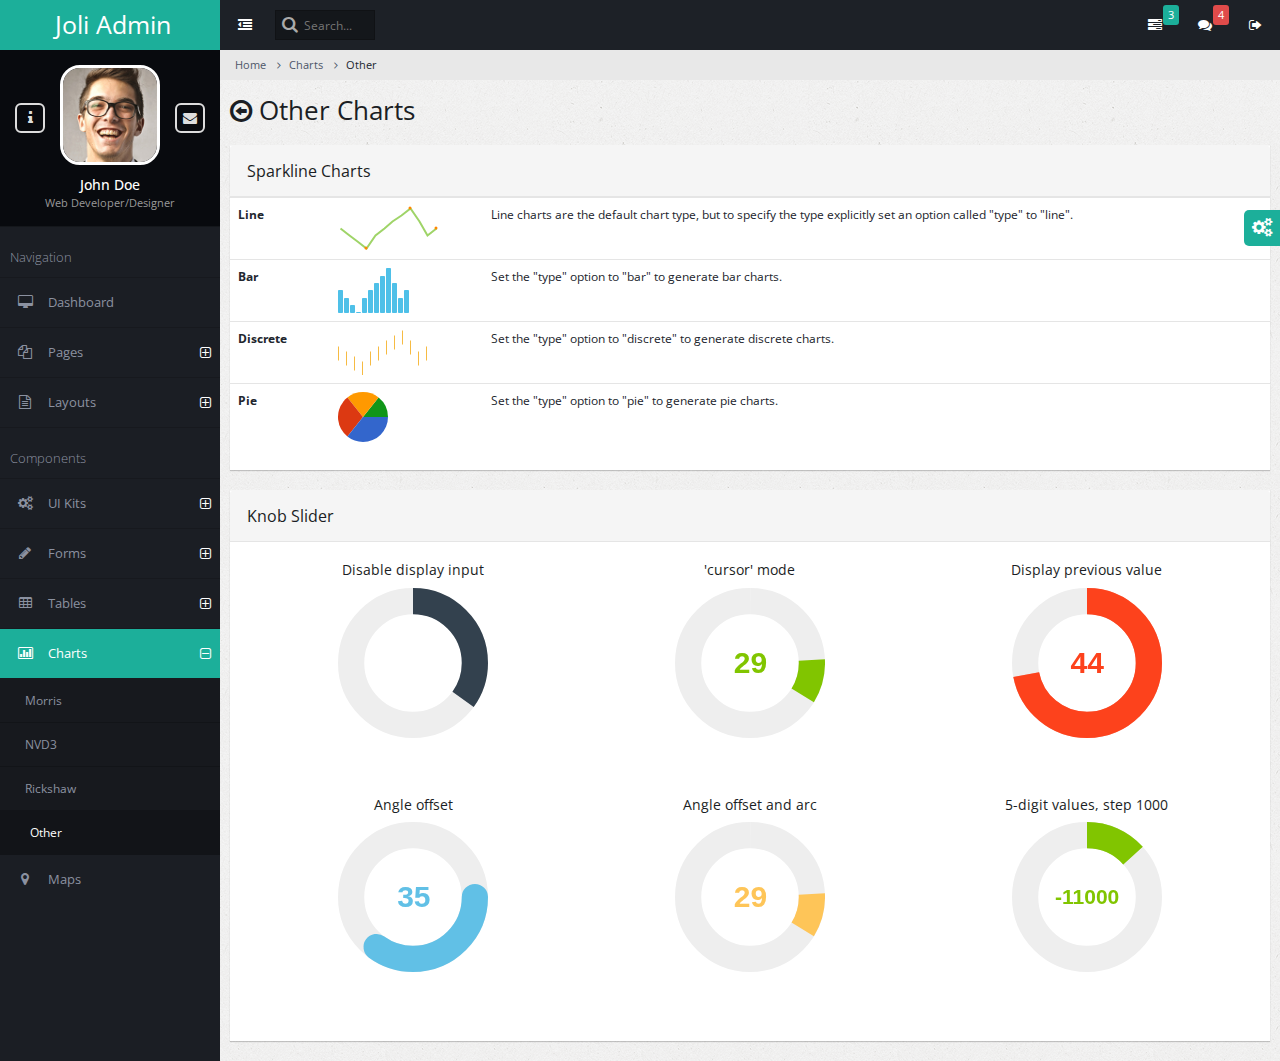
<file: src/main/resources/static/charts-other.html>
<!DOCTYPE html>
<html lang="en">
    <head>        
        <!-- META SECTION -->
        <title>Joli Admin - Responsive Bootstrap Admin Template</title>            
        <meta http-equiv="Content-Type" content="text/html; charset=utf-8" />
        <meta http-equiv="X-UA-Compatible" content="IE=edge" />
        <meta name="viewport" content="width=device-width, initial-scale=1" />
        
        <link rel="icon" href="favicon.ico" type="image/x-icon" />
        <!-- END META SECTION -->
        
        <!-- CSS INCLUDE -->        
        <link rel="stylesheet" type="text/css" id="theme" href="css/theme-default.css"/>
        <!-- EOF CSS INCLUDE -->                        
    </head>
    <body>
        <!-- START PAGE CONTAINER -->
        <div class="page-container">
            
            <!-- START PAGE SIDEBAR -->
            <div class="page-sidebar">
                <!-- START X-NAVIGATION -->
                <ul class="x-navigation">
                    <li class="xn-logo">
                        <a href="index.html">Joli Admin</a>
                        <a href="#" class="x-navigation-control"></a>
                    </li>
                    <li class="xn-profile">
                        <a href="#" class="profile-mini">
                            <img src="assets/images/users/avatar.jpg" alt="John Doe"/>
                        </a>
                        <div class="profile">
                            <div class="profile-image">
                                <img src="assets/images/users/avatar.jpg" alt="John Doe"/>
                            </div>
                            <div class="profile-data">
                                <div class="profile-data-name">John Doe</div>
                                <div class="profile-data-title">Web Developer/Designer</div>
                            </div>
                            <div class="profile-controls">
                                <a href="pages-profile.html" class="profile-control-left"><span class="fa fa-info"></span></a>
                                <a href="pages-messages.html" class="profile-control-right"><span class="fa fa-envelope"></span></a>
                            </div>
                        </div>                                                                        
                    </li>
                    <li class="xn-title">Navigation</li>                    
                    <li>
                        <a href="index.html"><span class="fa fa-desktop"></span> <span class="xn-text">Dashboard</span></a>
                    </li>
                    <li class="xn-openable">
                        <a href="#"><span class="fa fa-files-o"></span> <span class="xn-text">Pages</span></a>
                        <ul>
                            <li><a href="pages-gallery.html"><span class="fa fa-image"></span> Gallery</a></li>
                            <li><a href="pages-profile.html"><span class="fa fa-user"></span> Profile</a></li>
                            <li><a href="pages-address-book.html"><span class="fa fa-users"></span> Address Book</a></li>
                            <li class="xn-openable">
                                <a href="#"><span class="fa fa-clock-o"></span> Timeline</a>
                                <ul>
                                    <li><a href="pages-timeline.html"><span class="fa fa-align-center"></span> Default</a></li>
                                    <li><a href="pages-timeline-simple.html"><span class="fa fa-align-justify"></span> Full Width</a></li>
                                </ul>
                            </li>
                            <li class="xn-openable">
                                <a href="#"><span class="fa fa-envelope"></span> Mailbox</a>
                                <ul>
                                    <li><a href="pages-mailbox-inbox.html"><span class="fa fa-inbox"></span> Inbox</a></li>
                                    <li><a href="pages-mailbox-message.html"><span class="fa fa-file-text"></span> Message</a></li>
                                    <li><a href="pages-mailbox-compose.html"><span class="fa fa-pencil"></span> Compose</a></li>
                                </ul>
                            </li>
                            <li><a href="pages-messages.html"><span class="fa fa-comments"></span> Messages</a></li>
                            <li><a href="pages-calendar.html"><span class="fa fa-calendar"></span> Calendar</a></li>
                            <li><a href="pages-tasks.html"><span class="fa fa-edit"></span> Tasks</a></li>
                            <li><a href="pages-content-table.html"><span class="fa fa-columns"></span> Content Table</a></li>
                            <li><a href="pages-faq.html"><span class="fa fa-question-circle"></span> FAQ</a></li>
                            <li><a href="pages-search.html"><span class="fa fa-search"></span> Search</a></li>
                            <li class="xn-openable">
                                <a href="#"><span class="fa fa-file"></span> Blog</a>
                                
                                <ul>                                    
                                    <li><a href="pages-blog-list.html"><span class="fa fa-copy"></span> List of Posts</a></li>
                                    <li><a href="pages-blog-post.html"><span class="fa fa-file-o"></span>Single Post</a></li>
                                </ul>
                            </li>
                            <li class="xn-openable">
                                <a href="#"><span class="fa fa-sign-in"></span> Login</a>
                                <ul>                                    
                                    <li><a href="pages-login.html">App Login</a></li>
                                    <li><a href="pages-login-website.html">Website Login</a></li>
                                    <li><a href="pages-login-website-light.html"> Website Login Light</a></li>
                                </ul>
                            </li>                            
                            <li class="xn-openable">
                                <a href="#"><span class="fa fa-warning"></span> Error Pages</a>
                                <ul>                                    
                                    <li><a href="pages-error-404.html">Error 404 Sample 1</a></li>
                                    <li><a href="pages-error-404-2.html">Error 404 Sample 2</a></li>
                                    <li><a href="pages-error-500.html"> Error 500</a></li>
                                </ul>
                            </li>                            
                        </ul>
                    </li>
                    <li class="xn-openable">
                        <a href="#"><span class="fa fa-file-text-o"></span> <span class="xn-text">Layouts</span></a>
                        <ul>
                            <li><a href="layout-boxed.html">Boxed</a></li>
                            <li><a href="layout-nav-toggled.html">Navigation Toggled</a></li>
                            <li><a href="layout-nav-top.html">Navigation Top</a></li>
                            <li><a href="layout-nav-right.html">Navigation Right</a></li>
                            <li><a href="layout-nav-top-fixed.html">Top Navigation Fixed</a></li>                            
                            <li><a href="layout-nav-custom.html">Custom Navigation</a></li>
                            <li><a href="layout-frame-left.html">Frame Left Column</a></li>
                            <li><a href="layout-frame-right.html">Frame Right Column</a></li>
                            <li><a href="layout-search-left.html">Search Left Side</a></li>
                            <li><a href="blank.html">Blank Page</a></li>
                        </ul>
                    </li>                  
                    <li class="xn-title">Components</li>                    
                    <li class="xn-openable">
                        <a href="#"><span class="fa fa-cogs"></span> <span class="xn-text">UI Kits</span></a>
                        <ul>
                            <li><a href="ui-widgets.html"><span class="fa fa-heart"></span> Widgets</a></li>
                            <li><a href="ui-elements.html"><span class="fa fa-cogs"></span> Elements</a></li>
                            <li><a href="ui-buttons.html"><span class="fa fa-square-o"></span> Buttons</a></li>                            
                            <li><a href="ui-panels.html"><span class="fa fa-pencil-square-o"></span> Panels</a></li>
                            <li><a href="ui-icons.html"><span class="fa fa-magic"></span> Icons</a><div class="informer informer-warning">+679</div></li>
                            <li><a href="ui-typography.html"><span class="fa fa-pencil"></span> Typography</a></li>
                            <li><a href="ui-portlet.html"><span class="fa fa-th"></span> Portlet</a></li>
                            <li><a href="ui-sliders.html"><span class="fa fa-arrows-h"></span> Sliders</a></li>
                            <li><a href="ui-alerts-popups.html"><span class="fa fa-warning"></span> Alerts & Popups</a></li>                            
                            <li><a href="ui-lists.html"><span class="fa fa-list-ul"></span> Lists</a></li>
                            <li><a href="ui-tour.html"><span class="fa fa-random"></span> Tour</a></li>
                        </ul>
                    </li>                    
                    <li class="xn-openable">
                        <a href="#"><span class="fa fa-pencil"></span> <span class="xn-text">Forms</span></a>
                        <ul>
                            <li>
                                <a href="form-layouts-two-column.html"><span class="fa fa-tasks"></span> Form Layouts</a>
                                <div class="informer informer-danger">New</div>
                                <ul>
                                    <li><a href="form-layouts-one-column.html"><span class="fa fa-align-justify"></span> One Column</a></li>
                                    <li><a href="form-layouts-two-column.html"><span class="fa fa-th-large"></span> Two Column</a></li>
                                    <li><a href="form-layouts-tabbed.html"><span class="fa fa-table"></span> Tabbed</a></li>
                                    <li><a href="form-layouts-separated.html"><span class="fa fa-th-list"></span> Separated Rows</a></li>
                                </ul> 
                            </li>
                            <li><a href="form-elements.html"><span class="fa fa-file-text-o"></span> Elements</a></li>
                            <li><a href="form-validation.html"><span class="fa fa-list-alt"></span> Validation</a></li>
                            <li><a href="form-wizards.html"><span class="fa fa-arrow-right"></span> Wizards</a></li>
                            <li><a href="form-editors.html"><span class="fa fa-text-width"></span> WYSIWYG Editors</a></li>
                            <li><a href="form-file-handling.html"><span class="fa fa-floppy-o"></span> File Handling</a></li>
                        </ul>
                    </li>
                    <li class="xn-openable">
                        <a href="tables.html"><span class="fa fa-table"></span> <span class="xn-text">Tables</span></a>
                        <ul>                            
                            <li><a href="table-basic.html"><span class="fa fa-align-justify"></span> Basic</a></li>
                            <li><a href="table-datatables.html"><span class="fa fa-sort-alpha-desc"></span> Data Tables</a></li>
                            <li><a href="table-export.html"><span class="fa fa-download"></span> Export Tables</a></li>                            
                        </ul>
                    </li>
                    <li class="xn-openable active">
                        <a href="#"><span class="fa fa-bar-chart-o"></span> <span class="xn-text">Charts</span></a>
                        <ul>
                            <li><a href="charts-morris.html"><span class="xn-text">Morris</span></a></li>
                            <li><a href="charts-nvd3.html"><span class="xn-text">NVD3</span></a></li>
                            <li><a href="charts-rickshaw.html"><span class="xn-text">Rickshaw</span></a></li>
                            <li class="active"><a href="charts-other.html"><span class="xn-text">Other</span></a></li>                            
                        </ul>
                    </li>      
                    <li>
                        <a href="maps.html"><span class="fa fa-map-marker"></span> <span class="xn-text">Maps</span></a>
                    </li>                    
                    <li class="xn-openable">
                        <a href="#"><span class="fa fa-sitemap"></span> <span class="xn-text">Navigation Levels</span></a>
                        <ul>                            
                            <li class="xn-openable">
                                <a href="#">Second Level</a>
                                <ul>
                                    <li class="xn-openable">
                                        <a href="#">Third Level</a>
                                        <ul>
                                            <li class="xn-openable">
                                                <a href="#">Fourth Level</a>
                                                <ul>
                                                    <li><a href="#">Fifth Level</a></li>
                                                </ul>
                                            </li>
                                        </ul>
                                    </li>
                                </ul>
                            </li>                            
                        </ul>
                    </li>                    
                </ul>
                <!-- END X-NAVIGATION -->
            </div>
            <!-- END PAGE SIDEBAR -->
            
            <!-- PAGE CONTENT -->
            <div class="page-content">
                
                <!-- START X-NAVIGATION VERTICAL -->
                <ul class="x-navigation x-navigation-horizontal x-navigation-panel">
                    <!-- TOGGLE NAVIGATION -->
                    <li class="xn-icon-button">
                        <a href="#" class="x-navigation-minimize"><span class="fa fa-dedent"></span></a>
                    </li>
                    <!-- END TOGGLE NAVIGATION -->
                    <!-- SEARCH -->
                    <li class="xn-search">
                        <form role="form">
                            <input type="text" name="search" placeholder="Search..."/>
                        </form>
                    </li>   
                    <!-- END SEARCH -->
                    <!-- SIGN OUT -->
                    <li class="xn-icon-button pull-right">
                        <a href="#" class="mb-control" data-box="#mb-signout"><span class="fa fa-sign-out"></span></a>                        
                    </li> 
                    <!-- END SIGN OUT -->
                    <!-- MESSAGES -->
                    <li class="xn-icon-button pull-right">
                        <a href="#"><span class="fa fa-comments"></span></a>
                        <div class="informer informer-danger">4</div>
                        <div class="panel panel-primary animated zoomIn xn-drop-left xn-panel-dragging">
                            <div class="panel-heading">
                                <h3 class="panel-title"><span class="fa fa-comments"></span> Messages</h3>                                
                                <div class="pull-right">
                                    <span class="label label-danger">4 new</span>
                                </div>
                            </div>
                            <div class="panel-body list-group list-group-contacts scroll" style="height: 200px;">
                                <a href="#" class="list-group-item">
                                    <div class="list-group-status status-online"></div>
                                    <img src="assets/images/users/user2.jpg" class="pull-left" alt="John Doe"/>
                                    <span class="contacts-title">John Doe</span>
                                    <p>Praesent placerat tellus id augue condimentum</p>
                                </a>
                                <a href="#" class="list-group-item">
                                    <div class="list-group-status status-away"></div>
                                    <img src="assets/images/users/user.jpg" class="pull-left" alt="Dmitry Ivaniuk"/>
                                    <span class="contacts-title">Dmitry Ivaniuk</span>
                                    <p>Donec risus sapien, sagittis et magna quis</p>
                                </a>
                                <a href="#" class="list-group-item">
                                    <div class="list-group-status status-away"></div>
                                    <img src="assets/images/users/user3.jpg" class="pull-left" alt="Nadia Ali"/>
                                    <span class="contacts-title">Nadia Ali</span>
                                    <p>Mauris vel eros ut nunc rhoncus cursus sed</p>
                                </a>
                                <a href="#" class="list-group-item">
                                    <div class="list-group-status status-offline"></div>
                                    <img src="assets/images/users/user6.jpg" class="pull-left" alt="Darth Vader"/>
                                    <span class="contacts-title">Darth Vader</span>
                                    <p>I want my money back!</p>
                                </a>
                            </div>     
                            <div class="panel-footer text-center">
                                <a href="pages-messages.html">Show all messages</a>
                            </div>                            
                        </div>                        
                    </li>
                    <!-- END MESSAGES -->
                    <!-- TASKS -->
                    <li class="xn-icon-button pull-right">
                        <a href="#"><span class="fa fa-tasks"></span></a>
                        <div class="informer informer-warning">3</div>
                        <div class="panel panel-primary animated zoomIn xn-drop-left xn-panel-dragging">
                            <div class="panel-heading">
                                <h3 class="panel-title"><span class="fa fa-tasks"></span> Tasks</h3>                                
                                <div class="pull-right">
                                    <span class="label label-warning">3 active</span>
                                </div>
                            </div>
                            <div class="panel-body list-group scroll" style="height: 200px;">                                
                                <a class="list-group-item" href="#">
                                    <strong>Phasellus augue arcu, elementum</strong>
                                    <div class="progress progress-small progress-striped active">
                                        <div class="progress-bar progress-bar-danger" role="progressbar" aria-valuenow="50" aria-valuemin="0" aria-valuemax="100" style="width: 50%;">50%</div>
                                    </div>
                                    <small class="text-muted">John Doe, 25 Sep 2014 / 50%</small>
                                </a>
                                <a class="list-group-item" href="#">
                                    <strong>Aenean ac cursus</strong>
                                    <div class="progress progress-small progress-striped active">
                                        <div class="progress-bar progress-bar-warning" role="progressbar" aria-valuenow="80" aria-valuemin="0" aria-valuemax="100" style="width: 80%;">80%</div>
                                    </div>
                                    <small class="text-muted">Dmitry Ivaniuk, 24 Sep 2014 / 80%</small>
                                </a>
                                <a class="list-group-item" href="#">
                                    <strong>Lorem ipsum dolor</strong>
                                    <div class="progress progress-small progress-striped active">
                                        <div class="progress-bar progress-bar-success" role="progressbar" aria-valuenow="95" aria-valuemin="0" aria-valuemax="100" style="width: 95%;">95%</div>
                                    </div>
                                    <small class="text-muted">John Doe, 23 Sep 2014 / 95%</small>
                                </a>
                                <a class="list-group-item" href="#">
                                    <strong>Cras suscipit ac quam at tincidunt.</strong>
                                    <div class="progress progress-small">
                                        <div class="progress-bar" role="progressbar" aria-valuenow="100" aria-valuemin="0" aria-valuemax="100" style="width: 100%;">100%</div>
                                    </div>
                                    <small class="text-muted">John Doe, 21 Sep 2014 /</small><small class="text-success"> Done</small>
                                </a>                                
                            </div>     
                            <div class="panel-footer text-center">
                                <a href="pages-tasks.html">Show all tasks</a>
                            </div>                            
                        </div>                        
                    </li>
                    <!-- END TASKS -->
                </ul>
                <!-- END X-NAVIGATION VERTICAL -->                    
                
                <!-- START BREADCRUMB -->
                <ul class="breadcrumb">
                    <li><a href="#">Home</a></li>
                    <li><a href="#">Charts</a></li>
                    <li class="active">Other</li>
                </ul>
                <!-- END BREADCRUMB -->                
                
                <!-- PAGE TITLE -->
                <div class="page-title">                    
                    <h2><span class="fa fa-arrow-circle-o-left"></span> Other Charts</h2>
                </div>
                <!-- END PAGE TITLE -->                
                
                <!-- PAGE CONTENT WRAPPER -->
                <div class="page-content-wrap">                
                
                    <div class="row">

                        <div class="col-md-12">

                            <!-- START SPARKLINE CHARTS -->
                            <div class="panel panel-default">
                                <div class="panel-heading">
                                    <h3 class="panel-title">Sparkline Charts</h3>
                                </div>
                                <div class="block-content">                                    
                                    <table class="table">
                                        <tr>
                                            <td width="100"><strong>Line</strong></td>
                                            <td><span class="sparkline" sparkFillColor="#FFF" sparkLineWidth="2" sparkLineColor="#9FD468" sparkWidth="100" sparkHeight="45" >5,4,3,2,4,5,6,7,8,6,4,5</span></td>
                                            <td>Line charts are the default chart type, but to specify the type explicitly set an option called "type" to "line".</td>
                                        </tr>
                                        <tr>
                                            <td><strong>Bar</strong></td>
                                            <td><span class="sparkline" sparkType="bar" sparkBarColor="#4FC0E8" sparkWidth="100" sparkHeight="45" sparkBarWidth="5">5,4,3,2,4,5,6,7,8,6,4,5</span></td>
                                            <td>Set the "type" option to "bar" to generate bar charts. </td>
                                        </tr>
                                        <tr>
                                            <td width="100"><strong>Discrete</strong></td>
                                            <td><span class="sparkline" sparkType="discrete" sparkLineColor="#F6BB43" sparkWidth="100" sparkHeight="45" >5,4,3,2,4,5,6,7,8,6,4,5</span></td>
                                            <td>Set the "type" option to "discrete" to generate discrete charts.</td>
                                        </tr>
                                        <tr>
                                            <td width="100"><strong>Pie</strong></td>
                                            <td><span class="sparkline" sparkType="pie" sparkWidth="50" sparkHeight="50" >5,4,3,2</span></td>
                                            <td>Set the "type" option to "pie" to generate pie charts.</td>
                                        </tr>
                                    </table>
                                </div>
                            </div>
                            <!-- END SPARKLINE CHARTS -->

                            <!-- START KNOB SLIDER -->
                            <div class="panel panel-default">
                                <div class="panel-heading">
                                    <h3 class="panel-title">Knob Slider</h3>
                                </div>                            
                                <div class="panel-body">

                                    <div class="row">
                                        <div class="col-md-4 text-center">
                                            <h5>Disable display input</h5>
                                            <input class="knob" data-width="150" data-fgColor="#33414E" data-displayInput=false value="35"/>                                        
                                        </div>
                                        <div class="col-md-4 text-center">
                                            <h5>'cursor' mode</h5>
                                            <input class="knob" data-width="150" data-cursor=true data-fgColor="#81C500" value="29"/>                                        
                                        </div>
                                        <div class="col-md-4 text-center">
                                            <h5>Display previous value</h5>
                                            <input class="knob" data-width="150" data-min="-100" data-fgColor="#FD421C" data-displayPrevious=true value="44"/>
                                        </div>
                                    </div>                                                                    

                                    <div class="row">
                                        <div class="col-md-4 text-center">
                                            <h5>Angle offset</h5>
                                            <input class="knob" data-width="150" data-angleOffset="90" data-linecap="round" data-fgColor="#61C0E6" value="35"/>
                                        </div>
                                        <div class="col-md-4 text-center">
                                            <h5>Angle offset and arc</h5>
                                            <input class="knob" data-width="150" data-cursor=true data-fgColor="#FEC558" value="29"/>                                        
                                        </div>
                                        <div class="col-md-4 text-center">
                                            <h5>5-digit values, step 1000</h5>
                                            <input class="knob" data-width="150" data-min="-15000" data-displayPrevious=true data-max="15000" data-step="1000" value="-11000" data-fgColor="#81C500"/>                                         
                                        </div>
                                    </div>

                                </div>
                            </div>
                            <!-- END KNOB SLIDER -->

                        </div>

                    </div>
                
                </div>
                <!-- END PAGE CONTENT WRAPPER -->                                
            </div>            
            <!-- END PAGE CONTENT -->
        </div>
        <!-- END PAGE CONTAINER -->
        
        <!-- MESSAGE BOX-->
        <div class="message-box animated fadeIn" data-sound="alert" id="mb-signout">
            <div class="mb-container">
                <div class="mb-middle">
                    <div class="mb-title"><span class="fa fa-sign-out"></span> Log <strong>Out</strong> ?</div>
                    <div class="mb-content">
                        <p>Are you sure you want to log out?</p>                    
                        <p>Press No if youwant to continue work. Press Yes to logout current user.</p>
                    </div>
                    <div class="mb-footer">
                        <div class="pull-right">
                            <a href="pages-login.html" class="btn btn-success btn-lg">Yes</a>
                            <button class="btn btn-default btn-lg mb-control-close">No</button>
                        </div>
                    </div>
                </div>
            </div>
        </div>
        <!-- END MESSAGE BOX-->

        <!-- START PRELOADS -->
        <audio id="audio-alert" src="audio/alert.mp3" preload="auto"></audio>
        <audio id="audio-fail" src="audio/fail.mp3" preload="auto"></audio>
        <!-- END PRELOADS -->              
        
    <!-- START SCRIPTS -->
        <!-- START PLUGINS -->
        <script type="text/javascript" src="js/plugins/jquery/jquery.min.js"></script>
        <script type="text/javascript" src="js/plugins/jquery/jquery-ui.min.js"></script>
        <script type="text/javascript" src="js/plugins/bootstrap/bootstrap.min.js"></script>        
        <!-- END PLUGINS -->
        
        <!-- START THIS PAGE PLUGINS-->        
        <script type='text/javascript' src='js/plugins/icheck/icheck.min.js'></script>
        <script type="text/javascript" src="js/plugins/mcustomscrollbar/jquery.mCustomScrollbar.min.js"></script>
        
        <script type="text/javascript" src="js/plugins/sparkline/jquery.sparkline.min.js"></script>
        <script type="text/javascript" src="js/plugins/knob/jquery.knob.min.js"></script>
        <!-- END THIS PAGE PLUGINS-->        
        
        <!-- START TEMPLATE -->
        <script type="text/javascript" src="js/settings.js"></script>
        
        <script type="text/javascript" src="js/plugins.js"></script>        
        <script type="text/javascript" src="js/actions.js"></script>
        <!-- END TEMPLATE -->
    <!-- END SCRIPTS -->        
    </body>
</html>
</file>
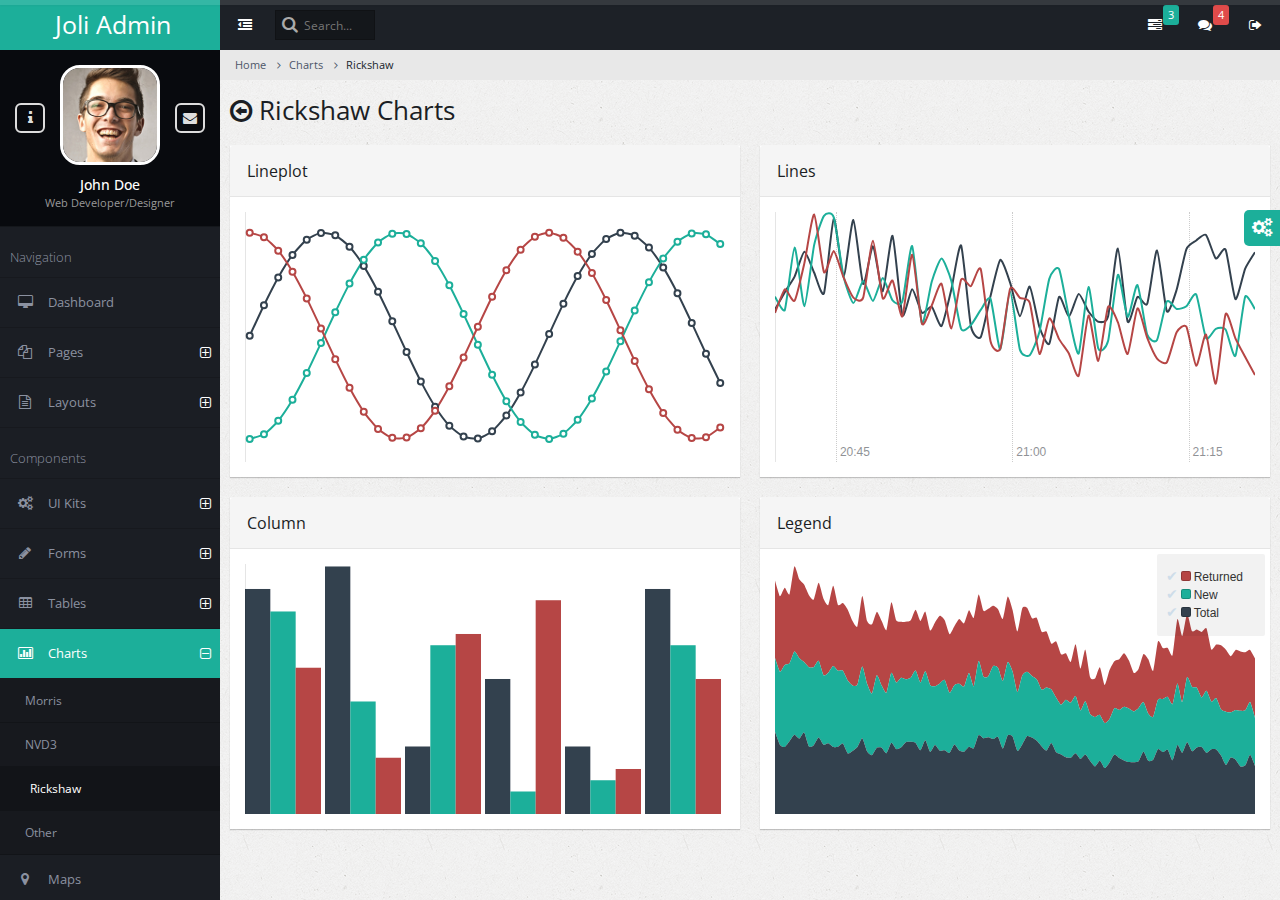
<file: src/main/resources/static/charts-rickshaw.html>
<!DOCTYPE html>
<html lang="en">
    <head>        
        <!-- META SECTION -->
        <title>Joli Admin - Responsive Bootstrap Admin Template</title>            
        <meta http-equiv="Content-Type" content="text/html; charset=utf-8" />
        <meta http-equiv="X-UA-Compatible" content="IE=edge" />
        <meta name="viewport" content="width=device-width, initial-scale=1" />
        
        <link rel="icon" href="favicon.ico" type="image/x-icon" />
        <!-- END META SECTION -->
        
        <!-- CSS INCLUDE -->        
        <link rel="stylesheet" type="text/css" id="theme" href="css/theme-default.css"/>
        <!-- EOF CSS INCLUDE -->                       
    </head>
    <body>
        <!-- START PAGE CONTAINER -->
        <div class="page-container">
            
            <!-- START PAGE SIDEBAR -->
            <div class="page-sidebar">
                <!-- START X-NAVIGATION -->
                <ul class="x-navigation">
                    <li class="xn-logo">
                        <a href="index.html">Joli Admin</a>
                        <a href="#" class="x-navigation-control"></a>
                    </li>
                    <li class="xn-profile">
                        <a href="#" class="profile-mini">
                            <img src="assets/images/users/avatar.jpg" alt="John Doe"/>
                        </a>
                        <div class="profile">
                            <div class="profile-image">
                                <img src="assets/images/users/avatar.jpg" alt="John Doe"/>
                            </div>
                            <div class="profile-data">
                                <div class="profile-data-name">John Doe</div>
                                <div class="profile-data-title">Web Developer/Designer</div>
                            </div>
                            <div class="profile-controls">
                                <a href="pages-profile.html" class="profile-control-left"><span class="fa fa-info"></span></a>
                                <a href="pages-messages.html" class="profile-control-right"><span class="fa fa-envelope"></span></a>
                            </div>
                        </div>                                                                        
                    </li>
                    <li class="xn-title">Navigation</li>                    
                    <li>
                        <a href="index.html"><span class="fa fa-desktop"></span> <span class="xn-text">Dashboard</span></a>
                    </li>
                    <li class="xn-openable">
                        <a href="#"><span class="fa fa-files-o"></span> <span class="xn-text">Pages</span></a>
                        <ul>
                            <li><a href="pages-gallery.html"><span class="fa fa-image"></span> Gallery</a></li>
                            <li><a href="pages-profile.html"><span class="fa fa-user"></span> Profile</a></li>
                            <li><a href="pages-address-book.html"><span class="fa fa-users"></span> Address Book</a></li>
                            <li class="xn-openable">
                                <a href="#"><span class="fa fa-clock-o"></span> Timeline</a>
                                <ul>
                                    <li><a href="pages-timeline.html"><span class="fa fa-align-center"></span> Default</a></li>
                                    <li><a href="pages-timeline-simple.html"><span class="fa fa-align-justify"></span> Full Width</a></li>
                                </ul>
                            </li>
                            <li class="xn-openable">
                                <a href="#"><span class="fa fa-envelope"></span> Mailbox</a>
                                <ul>
                                    <li><a href="pages-mailbox-inbox.html"><span class="fa fa-inbox"></span> Inbox</a></li>
                                    <li><a href="pages-mailbox-message.html"><span class="fa fa-file-text"></span> Message</a></li>
                                    <li><a href="pages-mailbox-compose.html"><span class="fa fa-pencil"></span> Compose</a></li>
                                </ul>
                            </li>
                            <li><a href="pages-messages.html"><span class="fa fa-comments"></span> Messages</a></li>
                            <li><a href="pages-calendar.html"><span class="fa fa-calendar"></span> Calendar</a></li>
                            <li><a href="pages-tasks.html"><span class="fa fa-edit"></span> Tasks</a></li>
                            <li><a href="pages-content-table.html"><span class="fa fa-columns"></span> Content Table</a></li>
                            <li><a href="pages-faq.html"><span class="fa fa-question-circle"></span> FAQ</a></li>
                            <li><a href="pages-search.html"><span class="fa fa-search"></span> Search</a></li>
                            <li class="xn-openable">
                                <a href="#"><span class="fa fa-file"></span> Blog</a>
                                
                                <ul>                                    
                                    <li><a href="pages-blog-list.html"><span class="fa fa-copy"></span> List of Posts</a></li>
                                    <li><a href="pages-blog-post.html"><span class="fa fa-file-o"></span>Single Post</a></li>
                                </ul>
                            </li>
                            <li class="xn-openable">
                                <a href="#"><span class="fa fa-sign-in"></span> Login</a>
                                <ul>                                    
                                    <li><a href="pages-login.html">App Login</a></li>
                                    <li><a href="pages-login-website.html">Website Login</a></li>
                                    <li><a href="pages-login-website-light.html"> Website Login Light</a></li>
                                </ul>
                            </li>                            
                            <li class="xn-openable">
                                <a href="#"><span class="fa fa-warning"></span> Error Pages</a>
                                <ul>                                    
                                    <li><a href="pages-error-404.html">Error 404 Sample 1</a></li>
                                    <li><a href="pages-error-404-2.html">Error 404 Sample 2</a></li>
                                    <li><a href="pages-error-500.html"> Error 500</a></li>
                                </ul>
                            </li>                            
                        </ul>
                    </li>
                    <li class="xn-openable">
                        <a href="#"><span class="fa fa-file-text-o"></span> <span class="xn-text">Layouts</span></a>
                        <ul>
                            <li><a href="layout-boxed.html">Boxed</a></li>
                            <li><a href="layout-nav-toggled.html">Navigation Toggled</a></li>
                            <li><a href="layout-nav-top.html">Navigation Top</a></li>
                            <li><a href="layout-nav-right.html">Navigation Right</a></li>
                            <li><a href="layout-nav-top-fixed.html">Top Navigation Fixed</a></li>                            
                            <li><a href="layout-nav-custom.html">Custom Navigation</a></li>
                            <li><a href="layout-frame-left.html">Frame Left Column</a></li>
                            <li><a href="layout-frame-right.html">Frame Right Column</a></li>
                            <li><a href="layout-search-left.html">Search Left Side</a></li>
                            <li><a href="blank.html">Blank Page</a></li>
                        </ul>
                    </li>                  
                    <li class="xn-title">Components</li>                    
                    <li class="xn-openable">
                        <a href="#"><span class="fa fa-cogs"></span> <span class="xn-text">UI Kits</span></a>
                        <ul>
                            <li><a href="ui-widgets.html"><span class="fa fa-heart"></span> Widgets</a></li>
                            <li><a href="ui-elements.html"><span class="fa fa-cogs"></span> Elements</a></li>
                            <li><a href="ui-buttons.html"><span class="fa fa-square-o"></span> Buttons</a></li>                            
                            <li><a href="ui-panels.html"><span class="fa fa-pencil-square-o"></span> Panels</a></li>
                            <li><a href="ui-icons.html"><span class="fa fa-magic"></span> Icons</a><div class="informer informer-warning">+679</div></li>
                            <li><a href="ui-typography.html"><span class="fa fa-pencil"></span> Typography</a></li>
                            <li><a href="ui-portlet.html"><span class="fa fa-th"></span> Portlet</a></li>
                            <li><a href="ui-sliders.html"><span class="fa fa-arrows-h"></span> Sliders</a></li>
                            <li><a href="ui-alerts-popups.html"><span class="fa fa-warning"></span> Alerts & Popups</a></li>                            
                            <li><a href="ui-lists.html"><span class="fa fa-list-ul"></span> Lists</a></li>
                            <li><a href="ui-tour.html"><span class="fa fa-random"></span> Tour</a></li>
                        </ul>
                    </li>                    
                    <li class="xn-openable">
                        <a href="#"><span class="fa fa-pencil"></span> <span class="xn-text">Forms</span></a>
                        <ul>
                            <li>
                                <a href="form-layouts-two-column.html"><span class="fa fa-tasks"></span> Form Layouts</a>
                                <div class="informer informer-danger">New</div>
                                <ul>
                                    <li><a href="form-layouts-one-column.html"><span class="fa fa-align-justify"></span> One Column</a></li>
                                    <li><a href="form-layouts-two-column.html"><span class="fa fa-th-large"></span> Two Column</a></li>
                                    <li><a href="form-layouts-tabbed.html"><span class="fa fa-table"></span> Tabbed</a></li>
                                    <li><a href="form-layouts-separated.html"><span class="fa fa-th-list"></span> Separated Rows</a></li>
                                </ul> 
                            </li>
                            <li><a href="form-elements.html"><span class="fa fa-file-text-o"></span> Elements</a></li>
                            <li><a href="form-validation.html"><span class="fa fa-list-alt"></span> Validation</a></li>
                            <li><a href="form-wizards.html"><span class="fa fa-arrow-right"></span> Wizards</a></li>
                            <li><a href="form-editors.html"><span class="fa fa-text-width"></span> WYSIWYG Editors</a></li>
                            <li><a href="form-file-handling.html"><span class="fa fa-floppy-o"></span> File Handling</a></li>
                        </ul>
                    </li>
                    <li class="xn-openable">
                        <a href="tables.html"><span class="fa fa-table"></span> <span class="xn-text">Tables</span></a>
                        <ul>                            
                            <li><a href="table-basic.html"><span class="fa fa-align-justify"></span> Basic</a></li>
                            <li><a href="table-datatables.html"><span class="fa fa-sort-alpha-desc"></span> Data Tables</a></li>
                            <li><a href="table-export.html"><span class="fa fa-download"></span> Export Tables</a></li>                            
                        </ul>
                    </li>
                    <li class="xn-openable active">
                        <a href="#"><span class="fa fa-bar-chart-o"></span> <span class="xn-text">Charts</span></a>
                        <ul>
                            <li><a href="charts-morris.html"><span class="xn-text">Morris</span></a></li>
                            <li><a href="charts-nvd3.html"><span class="xn-text">NVD3</span></a></li>
                            <li class="active"><a href="charts-rickshaw.html"><span class="xn-text">Rickshaw</span></a></li>
                            <li><a href="charts-other.html"><span class="xn-text">Other</span></a></li>
                        </ul>
                    </li>          
                    <li>
                        <a href="maps.html"><span class="fa fa-map-marker"></span> <span class="xn-text">Maps</span></a>
                    </li>                    
                    <li class="xn-openable">
                        <a href="#"><span class="fa fa-sitemap"></span> <span class="xn-text">Navigation Levels</span></a>
                        <ul>                            
                            <li class="xn-openable">
                                <a href="#">Second Level</a>
                                <ul>
                                    <li class="xn-openable">
                                        <a href="#">Third Level</a>
                                        <ul>
                                            <li class="xn-openable">
                                                <a href="#">Fourth Level</a>
                                                <ul>
                                                    <li><a href="#">Fifth Level</a></li>
                                                </ul>
                                            </li>
                                        </ul>
                                    </li>
                                </ul>
                            </li>                            
                        </ul>
                    </li>                    
                </ul>
                <!-- END X-NAVIGATION -->
            </div>
            <!-- END PAGE SIDEBAR -->
            
            <!-- PAGE CONTENT -->
            <div class="page-content">
                
                <!-- START X-NAVIGATION VERTICAL -->
                <ul class="x-navigation x-navigation-horizontal x-navigation-panel">
                    <!-- TOGGLE NAVIGATION -->
                    <li class="xn-icon-button">
                        <a href="#" class="x-navigation-minimize"><span class="fa fa-dedent"></span></a>
                    </li>
                    <!-- END TOGGLE NAVIGATION -->
                    <!-- SEARCH -->
                    <li class="xn-search">
                        <form role="form">
                            <input type="text" name="search" placeholder="Search..."/>
                        </form>
                    </li>   
                    <!-- END SEARCH -->
                    <!-- SIGN OUT -->
                    <li class="xn-icon-button pull-right">
                        <a href="#" class="mb-control" data-box="#mb-signout"><span class="fa fa-sign-out"></span></a>                        
                    </li> 
                    <!-- END SIGN OUT -->
                    <!-- MESSAGES -->
                    <li class="xn-icon-button pull-right">
                        <a href="#"><span class="fa fa-comments"></span></a>
                        <div class="informer informer-danger">4</div>
                        <div class="panel panel-primary animated zoomIn xn-drop-left xn-panel-dragging">
                            <div class="panel-heading">
                                <h3 class="panel-title"><span class="fa fa-comments"></span> Messages</h3>                                
                                <div class="pull-right">
                                    <span class="label label-danger">4 new</span>
                                </div>
                            </div>
                            <div class="panel-body list-group list-group-contacts scroll" style="height: 200px;">
                                <a href="#" class="list-group-item">
                                    <div class="list-group-status status-online"></div>
                                    <img src="assets/images/users/user2.jpg" class="pull-left" alt="John Doe"/>
                                    <span class="contacts-title">John Doe</span>
                                    <p>Praesent placerat tellus id augue condimentum</p>
                                </a>
                                <a href="#" class="list-group-item">
                                    <div class="list-group-status status-away"></div>
                                    <img src="assets/images/users/user.jpg" class="pull-left" alt="Dmitry Ivaniuk"/>
                                    <span class="contacts-title">Dmitry Ivaniuk</span>
                                    <p>Donec risus sapien, sagittis et magna quis</p>
                                </a>
                                <a href="#" class="list-group-item">
                                    <div class="list-group-status status-away"></div>
                                    <img src="assets/images/users/user3.jpg" class="pull-left" alt="Nadia Ali"/>
                                    <span class="contacts-title">Nadia Ali</span>
                                    <p>Mauris vel eros ut nunc rhoncus cursus sed</p>
                                </a>
                                <a href="#" class="list-group-item">
                                    <div class="list-group-status status-offline"></div>
                                    <img src="assets/images/users/user6.jpg" class="pull-left" alt="Darth Vader"/>
                                    <span class="contacts-title">Darth Vader</span>
                                    <p>I want my money back!</p>
                                </a>
                            </div>     
                            <div class="panel-footer text-center">
                                <a href="pages-messages.html">Show all messages</a>
                            </div>                            
                        </div>                        
                    </li>
                    <!-- END MESSAGES -->
                    <!-- TASKS -->
                    <li class="xn-icon-button pull-right">
                        <a href="#"><span class="fa fa-tasks"></span></a>
                        <div class="informer informer-warning">3</div>
                        <div class="panel panel-primary animated zoomIn xn-drop-left xn-panel-dragging">
                            <div class="panel-heading">
                                <h3 class="panel-title"><span class="fa fa-tasks"></span> Tasks</h3>                                
                                <div class="pull-right">
                                    <span class="label label-warning">3 active</span>
                                </div>
                            </div>
                            <div class="panel-body list-group scroll" style="height: 200px;">                                
                                <a class="list-group-item" href="#">
                                    <strong>Phasellus augue arcu, elementum</strong>
                                    <div class="progress progress-small progress-striped active">
                                        <div class="progress-bar progress-bar-danger" role="progressbar" aria-valuenow="50" aria-valuemin="0" aria-valuemax="100" style="width: 50%;">50%</div>
                                    </div>
                                    <small class="text-muted">John Doe, 25 Sep 2014 / 50%</small>
                                </a>
                                <a class="list-group-item" href="#">
                                    <strong>Aenean ac cursus</strong>
                                    <div class="progress progress-small progress-striped active">
                                        <div class="progress-bar progress-bar-warning" role="progressbar" aria-valuenow="80" aria-valuemin="0" aria-valuemax="100" style="width: 80%;">80%</div>
                                    </div>
                                    <small class="text-muted">Dmitry Ivaniuk, 24 Sep 2014 / 80%</small>
                                </a>
                                <a class="list-group-item" href="#">
                                    <strong>Lorem ipsum dolor</strong>
                                    <div class="progress progress-small progress-striped active">
                                        <div class="progress-bar progress-bar-success" role="progressbar" aria-valuenow="95" aria-valuemin="0" aria-valuemax="100" style="width: 95%;">95%</div>
                                    </div>
                                    <small class="text-muted">John Doe, 23 Sep 2014 / 95%</small>
                                </a>
                                <a class="list-group-item" href="#">
                                    <strong>Cras suscipit ac quam at tincidunt.</strong>
                                    <div class="progress progress-small">
                                        <div class="progress-bar" role="progressbar" aria-valuenow="100" aria-valuemin="0" aria-valuemax="100" style="width: 100%;">100%</div>
                                    </div>
                                    <small class="text-muted">John Doe, 21 Sep 2014 /</small><small class="text-success"> Done</small>
                                </a>                                
                            </div>     
                            <div class="panel-footer text-center">
                                <a href="pages-tasks.html">Show all tasks</a>
                            </div>                            
                        </div>                        
                    </li>
                    <!-- END TASKS -->
                </ul>
                <!-- END X-NAVIGATION VERTICAL -->                    
                
                <!-- START BREADCRUMB -->
                <ul class="breadcrumb">
                    <li><a href="#">Home</a></li>
                    <li><a href="#">Charts</a></li>
                    <li class="active">Rickshaw</li>
                </ul>
                <!-- END BREADCRUMB -->                
                                
                <!-- PAGE TITLE -->
                <div class="page-title">                    
                    <h2><span class="fa fa-arrow-circle-o-left"></span> Rickshaw Charts</h2>
                </div>
                <!-- END PAGE TITLE -->                

                <!-- PAGE CONTENT WRAPPER -->
                <div class="page-content-wrap">
                    
                    <div class="row">
                        
                        <div class="col-md-6">
                            <div class="panel panel-default">
                                <div class="panel-heading">
                                    <h3 class="panel-title">Lineplot</h3>
                                </div>
                                <div class="panel-body">                                    
                                    <div id="charts-lineplot"></div>
                                </div>
                            </div>
                        </div>
                        
                        <div class="col-md-6">
                            <div class="panel panel-default">
                                <div class="panel-heading">
                                    <h3 class="panel-title">Lines</h3>
                                </div>
                                <div class="panel-body">                                    
                                    <div id="charts-lines"></div>
                                </div>
                            </div>                            
                        </div>
                        
                    </div>
                    
                    <div class="row">
                        
                        <div class="col-md-6">
                            <div class="panel panel-default">
                                <div class="panel-heading">
                                    <h3 class="panel-title">Column</h3>
                                </div>
                                <div class="panel-body">                                    
                                    <div id="charts-column"></div>
                                </div>
                            </div>                                                        
                        </div>
                        
                        <div class="col-md-6">
                            <div class="panel panel-default">
                                <div class="panel-heading">
                                    <h3 class="panel-title">Legend</h3>
                                </div>
                                <div class="panel-body">                                    
                                    <div id="charts-legend"></div>
                                    <div class="chart-legend">
                                        <div id="legend"></div>
                                    </div>
                                </div>
                            </div>                            
                        </div>
                        
                    </div>                    
                    
                </div>
                <!-- END PAGE CONTENT WRAPPER -->                
            </div>            
            <!-- END PAGE CONTENT -->
        </div>
        <!-- END PAGE CONTAINER -->
        
        <!-- MESSAGE BOX-->
        <div class="message-box animated fadeIn" data-sound="alert" id="mb-signout">
            <div class="mb-container">
                <div class="mb-middle">
                    <div class="mb-title"><span class="fa fa-sign-out"></span> Log <strong>Out</strong> ?</div>
                    <div class="mb-content">
                        <p>Are you sure you want to log out?</p>                    
                        <p>Press No if youwant to continue work. Press Yes to logout current user.</p>
                    </div>
                    <div class="mb-footer">
                        <div class="pull-right">
                            <a href="pages-login.html" class="btn btn-success btn-lg">Yes</a>
                            <button class="btn btn-default btn-lg mb-control-close">No</button>
                        </div>
                    </div>
                </div>
            </div>
        </div>
        <!-- END MESSAGE BOX-->

        <!-- START PRELOADS -->
        <audio id="audio-alert" src="audio/alert.mp3" preload="auto"></audio>
        <audio id="audio-fail" src="audio/fail.mp3" preload="auto"></audio>
        <!-- END PRELOADS -->               
        
    <!-- START SCRIPTS -->
        <!-- START PLUGINS -->
        <script type="text/javascript" src="js/plugins/jquery/jquery.min.js"></script>
        <script type="text/javascript" src="js/plugins/jquery/jquery-ui.min.js"></script>
        <script type="text/javascript" src="js/plugins/bootstrap/bootstrap.min.js"></script>        
        <!-- END PLUGINS -->
        
        <!-- START THIS PAGE PLUGINS-->        
        <script type='text/javascript' src='js/plugins/icheck/icheck.min.js'></script>
        <script type="text/javascript" src="js/plugins/mcustomscrollbar/jquery.mCustomScrollbar.min.js"></script>
        
        <script type="text/javascript" src="js/plugins/rickshaw/d3.v3.js"></script>
        <script type="text/javascript" src="js/plugins/rickshaw/rickshaw.min.js"></script>     
        <!-- END THIS PAGE PLUGINS-->        
        
        <!-- START TEMPLATE -->
        <script type="text/javascript" src="js/settings.js"></script>
        
        <script type="text/javascript" src="js/plugins.js"></script>        
        <script type="text/javascript" src="js/actions.js"></script>
        <script type="text/javascript" src="js/demo_charts_rickshaw.js"></script>
        <!-- END TEMPLATE -->
    <!-- END SCRIPTS -->        
    </body>
</html>
</file>
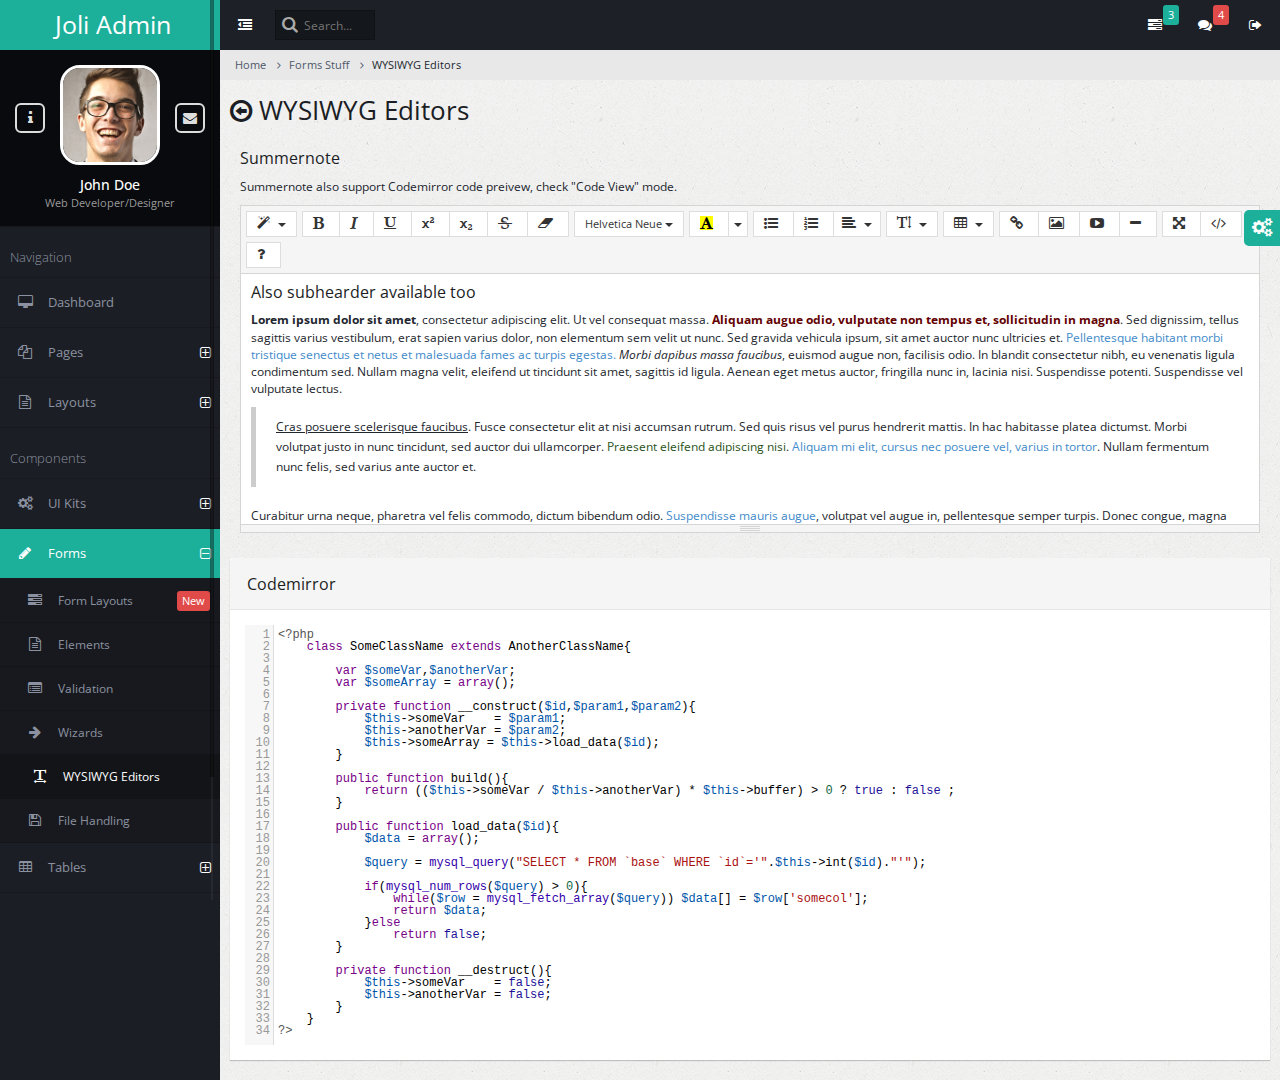
<file: src/main/resources/static/form-editors.html>
<!DOCTYPE html>
<html lang="en">
    <head>        
        <!-- META SECTION -->
        <title>Joli Admin - Responsive Bootstrap Admin Template</title>            
        <meta http-equiv="Content-Type" content="text/html; charset=utf-8" />
        <meta http-equiv="X-UA-Compatible" content="IE=edge" />
        <meta name="viewport" content="width=device-width, initial-scale=1" />
        
        <link rel="icon" href="favicon.ico" type="image/x-icon" />
        <!-- END META SECTION -->
        
        <!-- CSS INCLUDE -->        
        <link rel="stylesheet" type="text/css" id="theme" href="css/theme-default.css"/>
        <!-- EOF CSS INCLUDE -->                   
    </head>
    <body>
        <!-- START PAGE CONTAINER -->
        <div class="page-container">
            
            <!-- START PAGE SIDEBAR -->
            <div class="page-sidebar">
                <!-- START X-NAVIGATION -->
                <ul class="x-navigation">
                    <li class="xn-logo">
                        <a href="index.html">Joli Admin</a>
                        <a href="#" class="x-navigation-control"></a>
                    </li>
                    <li class="xn-profile">
                        <a href="#" class="profile-mini">
                            <img src="assets/images/users/avatar.jpg" alt="John Doe"/>
                        </a>
                        <div class="profile">
                            <div class="profile-image">
                                <img src="assets/images/users/avatar.jpg" alt="John Doe"/>
                            </div>
                            <div class="profile-data">
                                <div class="profile-data-name">John Doe</div>
                                <div class="profile-data-title">Web Developer/Designer</div>
                            </div>
                            <div class="profile-controls">
                                <a href="pages-profile.html" class="profile-control-left"><span class="fa fa-info"></span></a>
                                <a href="pages-messages.html" class="profile-control-right"><span class="fa fa-envelope"></span></a>
                            </div>
                        </div>                                                                        
                    </li>
                    <li class="xn-title">Navigation</li>                    
                    <li>
                        <a href="index.html"><span class="fa fa-desktop"></span> <span class="xn-text">Dashboard</span></a>
                    </li>
                    <li class="xn-openable">
                        <a href="#"><span class="fa fa-files-o"></span> <span class="xn-text">Pages</span></a>
                        <ul>
                            <li><a href="pages-gallery.html"><span class="fa fa-image"></span> Gallery</a></li>
                            <li><a href="pages-profile.html"><span class="fa fa-user"></span> Profile</a></li>
                            <li><a href="pages-address-book.html"><span class="fa fa-users"></span> Address Book</a></li>
                            <li class="xn-openable">
                                <a href="#"><span class="fa fa-clock-o"></span> Timeline</a>
                                <ul>
                                    <li><a href="pages-timeline.html"><span class="fa fa-align-center"></span> Default</a></li>
                                    <li><a href="pages-timeline-simple.html"><span class="fa fa-align-justify"></span> Full Width</a></li>
                                </ul>
                            </li>
                            <li class="xn-openable">
                                <a href="#"><span class="fa fa-envelope"></span> Mailbox</a>
                                <ul>
                                    <li><a href="pages-mailbox-inbox.html"><span class="fa fa-inbox"></span> Inbox</a></li>
                                    <li><a href="pages-mailbox-message.html"><span class="fa fa-file-text"></span> Message</a></li>
                                    <li><a href="pages-mailbox-compose.html"><span class="fa fa-pencil"></span> Compose</a></li>
                                </ul>
                            </li>
                            <li><a href="pages-messages.html"><span class="fa fa-comments"></span> Messages</a></li>
                            <li><a href="pages-calendar.html"><span class="fa fa-calendar"></span> Calendar</a></li>
                            <li><a href="pages-tasks.html"><span class="fa fa-edit"></span> Tasks</a></li>
                            <li><a href="pages-content-table.html"><span class="fa fa-columns"></span> Content Table</a></li>
                            <li><a href="pages-faq.html"><span class="fa fa-question-circle"></span> FAQ</a></li>
                            <li><a href="pages-search.html"><span class="fa fa-search"></span> Search</a></li>
                            <li class="xn-openable">
                                <a href="#"><span class="fa fa-file"></span> Blog</a>
                                
                                <ul>                                    
                                    <li><a href="pages-blog-list.html"><span class="fa fa-copy"></span> List of Posts</a></li>
                                    <li><a href="pages-blog-post.html"><span class="fa fa-file-o"></span>Single Post</a></li>
                                </ul>
                            </li>
                            <li class="xn-openable">
                                <a href="#"><span class="fa fa-sign-in"></span> Login</a>
                                <ul>                                    
                                    <li><a href="pages-login.html">App Login</a></li>
                                    <li><a href="pages-login-website.html">Website Login</a></li>
                                    <li><a href="pages-login-website-light.html"> Website Login Light</a></li>
                                </ul>
                            </li>                            
                            <li class="xn-openable">
                                <a href="#"><span class="fa fa-warning"></span> Error Pages</a>
                                <ul>                                    
                                    <li><a href="pages-error-404.html">Error 404 Sample 1</a></li>
                                    <li><a href="pages-error-404-2.html">Error 404 Sample 2</a></li>
                                    <li><a href="pages-error-500.html"> Error 500</a></li>
                                </ul>
                            </li>                            
                        </ul>
                    </li>
                    <li class="xn-openable">
                        <a href="#"><span class="fa fa-file-text-o"></span> <span class="xn-text">Layouts</span></a>
                        <ul>
                            <li><a href="layout-boxed.html">Boxed</a></li>
                            <li><a href="layout-nav-toggled.html">Navigation Toggled</a></li>
                            <li><a href="layout-nav-top.html">Navigation Top</a></li>
                            <li><a href="layout-nav-right.html">Navigation Right</a></li>
                            <li><a href="layout-nav-top-fixed.html">Top Navigation Fixed</a></li>                            
                            <li><a href="layout-nav-custom.html">Custom Navigation</a></li>
                            <li><a href="layout-frame-left.html">Frame Left Column</a></li>
                            <li><a href="layout-frame-right.html">Frame Right Column</a></li>
                            <li><a href="layout-search-left.html">Search Left Side</a></li>
                            <li><a href="blank.html">Blank Page</a></li>
                        </ul>
                    </li>               
                    <li class="xn-title">Components</li>                    
                    <li class="xn-openable">
                        <a href="#"><span class="fa fa-cogs"></span> <span class="xn-text">UI Kits</span></a>
                        <ul>
                            <li><a href="ui-widgets.html"><span class="fa fa-heart"></span> Widgets</a></li>                            
                            <li><a href="ui-elements.html"><span class="fa fa-cogs"></span> Elements</a></li>
                            <li><a href="ui-buttons.html"><span class="fa fa-square-o"></span> Buttons</a></li>                            
                            <li><a href="ui-panels.html"><span class="fa fa-pencil-square-o"></span> Panels</a></li>
                            <li><a href="ui-icons.html"><span class="fa fa-magic"></span> Icons</a><div class="informer informer-warning">+679</div></li>
                            <li><a href="ui-typography.html"><span class="fa fa-pencil"></span> Typography</a></li>
                            <li><a href="ui-portlet.html"><span class="fa fa-th"></span> Portlet</a></li>
                            <li><a href="ui-sliders.html"><span class="fa fa-arrows-h"></span> Sliders</a></li>
                            <li><a href="ui-alerts-popups.html"><span class="fa fa-warning"></span> Alerts & Popups</a></li>                            
                            <li><a href="ui-lists.html"><span class="fa fa-list-ul"></span> Lists</a></li>
                            <li><a href="ui-tour.html"><span class="fa fa-random"></span> Tour</a></li>
                        </ul>
                    </li>                    
                    <li class="xn-openable active">
                        <a href="#"><span class="fa fa-pencil"></span> <span class="xn-text">Forms</span></a>
                        <ul>
                            <li>
                                <a href="form-layouts-two-column.html"><span class="fa fa-tasks"></span> Form Layouts</a>
                                <div class="informer informer-danger">New</div>
                                <ul>
                                    <li><a href="form-layouts-one-column.html"><span class="fa fa-align-justify"></span> One Column</a></li>
                                    <li><a href="form-layouts-two-column.html"><span class="fa fa-th-large"></span> Two Column</a></li>
                                    <li><a href="form-layouts-tabbed.html"><span class="fa fa-table"></span> Tabbed</a></li>
                                    <li><a href="form-layouts-separated.html"><span class="fa fa-th-list"></span> Separated Rows</a></li>
                                </ul> 
                            </li>
                            <li><a href="form-elements.html"><span class="fa fa-file-text-o"></span> Elements</a></li>
                            <li><a href="form-validation.html"><span class="fa fa-list-alt"></span> Validation</a></li>
                            <li><a href="form-wizards.html"><span class="fa fa-arrow-right"></span> Wizards</a></li>
                            <li class="active"><a href="form-editors.html"><span class="fa fa-text-width"></span> WYSIWYG Editors</a></li>
                            <li><a href="form-file-handling.html"><span class="fa fa-floppy-o"></span> File Handling</a></li>
                        </ul>
                    </li>
                    <li class="xn-openable">
                        <a href="tables.html"><span class="fa fa-table"></span> <span class="xn-text">Tables</span></a>
                        <ul>                            
                            <li><a href="table-basic.html"><span class="fa fa-align-justify"></span> Basic</a></li>
                            <li><a href="table-datatables.html"><span class="fa fa-sort-alpha-desc"></span> Data Tables</a></li>
                            <li><a href="table-export.html"><span class="fa fa-download"></span> Export Tables</a></li>                            
                        </ul>
                    </li>
                    <li class="xn-openable">
                        <a href="#"><span class="fa fa-bar-chart-o"></span> <span class="xn-text">Charts</span></a>
                        <ul>
                            <li><a href="charts-morris.html"><span class="xn-text">Morris</span></a></li>
                            <li><a href="charts-nvd3.html"><span class="xn-text">NVD3</span></a></li>
                            <li><a href="charts-rickshaw.html"><span class="xn-text">Rickshaw</span></a></li>
                            <li><a href="charts-other.html"><span class="xn-text">Other</span></a></li>
                        </ul>
                    </li>     
                    <li>
                        <a href="maps.html"><span class="fa fa-map-marker"></span> <span class="xn-text">Maps</span></a>
                    </li>                    
                    <li class="xn-openable">
                        <a href="#"><span class="fa fa-sitemap"></span> <span class="xn-text">Navigation Levels</span></a>
                        <ul>                            
                            <li class="xn-openable">
                                <a href="#">Second Level</a>
                                <ul>
                                    <li class="xn-openable">
                                        <a href="#">Third Level</a>
                                        <ul>
                                            <li class="xn-openable">
                                                <a href="#">Fourth Level</a>
                                                <ul>
                                                    <li><a href="#">Fifth Level</a></li>
                                                </ul>
                                            </li>
                                        </ul>
                                    </li>
                                </ul>
                            </li>                            
                        </ul>
                    </li>                    
                </ul>
                <!-- END X-NAVIGATION -->
            </div>
            <!-- END PAGE SIDEBAR -->
            
            <!-- PAGE CONTENT -->
            <div class="page-content">
                
                <!-- START X-NAVIGATION VERTICAL -->
                <ul class="x-navigation x-navigation-horizontal x-navigation-panel">
                    <!-- TOGGLE NAVIGATION -->
                    <li class="xn-icon-button">
                        <a href="#" class="x-navigation-minimize"><span class="fa fa-dedent"></span></a>
                    </li>
                    <!-- END TOGGLE NAVIGATION -->
                    <!-- SEARCH -->
                    <li class="xn-search">
                        <form role="form">
                            <input type="text" name="search" placeholder="Search..."/>
                        </form>
                    </li>   
                    <!-- END SEARCH -->
                    <!-- SIGN OUT -->
                    <li class="xn-icon-button pull-right">
                        <a href="#" class="mb-control" data-box="#mb-signout"><span class="fa fa-sign-out"></span></a>                        
                    </li> 
                    <!-- END SIGN OUT -->
                    <!-- MESSAGES -->
                    <li class="xn-icon-button pull-right">
                        <a href="#"><span class="fa fa-comments"></span></a>
                        <div class="informer informer-danger">4</div>
                        <div class="panel panel-primary animated zoomIn xn-drop-left xn-panel-dragging">
                            <div class="panel-heading">
                                <h3 class="panel-title"><span class="fa fa-comments"></span> Messages</h3>                                
                                <div class="pull-right">
                                    <span class="label label-danger">4 new</span>
                                </div>
                            </div>
                            <div class="panel-body list-group list-group-contacts scroll" style="height: 200px;">
                                <a href="#" class="list-group-item">
                                    <div class="list-group-status status-online"></div>
                                    <img src="assets/images/users/user2.jpg" class="pull-left" alt="John Doe"/>
                                    <span class="contacts-title">John Doe</span>
                                    <p>Praesent placerat tellus id augue condimentum</p>
                                </a>
                                <a href="#" class="list-group-item">
                                    <div class="list-group-status status-away"></div>
                                    <img src="assets/images/users/user.jpg" class="pull-left" alt="Dmitry Ivaniuk"/>
                                    <span class="contacts-title">Dmitry Ivaniuk</span>
                                    <p>Donec risus sapien, sagittis et magna quis</p>
                                </a>
                                <a href="#" class="list-group-item">
                                    <div class="list-group-status status-away"></div>
                                    <img src="assets/images/users/user3.jpg" class="pull-left" alt="Nadia Ali"/>
                                    <span class="contacts-title">Nadia Ali</span>
                                    <p>Mauris vel eros ut nunc rhoncus cursus sed</p>
                                </a>
                                <a href="#" class="list-group-item">
                                    <div class="list-group-status status-offline"></div>
                                    <img src="assets/images/users/user6.jpg" class="pull-left" alt="Darth Vader"/>
                                    <span class="contacts-title">Darth Vader</span>
                                    <p>I want my money back!</p>
                                </a>
                            </div>     
                            <div class="panel-footer text-center">
                                <a href="pages-messages.html">Show all messages</a>
                            </div>                            
                        </div>                        
                    </li>
                    <!-- END MESSAGES -->
                    <!-- TASKS -->
                    <li class="xn-icon-button pull-right">
                        <a href="#"><span class="fa fa-tasks"></span></a>
                        <div class="informer informer-warning">3</div>
                        <div class="panel panel-primary animated zoomIn xn-drop-left xn-panel-dragging">
                            <div class="panel-heading">
                                <h3 class="panel-title"><span class="fa fa-tasks"></span> Tasks</h3>                                
                                <div class="pull-right">
                                    <span class="label label-warning">3 active</span>
                                </div>
                            </div>
                            <div class="panel-body list-group scroll" style="height: 200px;">                                
                                <a class="list-group-item" href="#">
                                    <strong>Phasellus augue arcu, elementum</strong>
                                    <div class="progress progress-small progress-striped active">
                                        <div class="progress-bar progress-bar-danger" role="progressbar" aria-valuenow="50" aria-valuemin="0" aria-valuemax="100" style="width: 50%;">50%</div>
                                    </div>
                                    <small class="text-muted">John Doe, 25 Sep 2014 / 50%</small>
                                </a>
                                <a class="list-group-item" href="#">
                                    <strong>Aenean ac cursus</strong>
                                    <div class="progress progress-small progress-striped active">
                                        <div class="progress-bar progress-bar-warning" role="progressbar" aria-valuenow="80" aria-valuemin="0" aria-valuemax="100" style="width: 80%;">80%</div>
                                    </div>
                                    <small class="text-muted">Dmitry Ivaniuk, 24 Sep 2014 / 80%</small>
                                </a>
                                <a class="list-group-item" href="#">
                                    <strong>Lorem ipsum dolor</strong>
                                    <div class="progress progress-small progress-striped active">
                                        <div class="progress-bar progress-bar-success" role="progressbar" aria-valuenow="95" aria-valuemin="0" aria-valuemax="100" style="width: 95%;">95%</div>
                                    </div>
                                    <small class="text-muted">John Doe, 23 Sep 2014 / 95%</small>
                                </a>
                                <a class="list-group-item" href="#">
                                    <strong>Cras suscipit ac quam at tincidunt.</strong>
                                    <div class="progress progress-small">
                                        <div class="progress-bar" role="progressbar" aria-valuenow="100" aria-valuemin="0" aria-valuemax="100" style="width: 100%;">100%</div>
                                    </div>
                                    <small class="text-muted">John Doe, 21 Sep 2014 /</small><small class="text-success"> Done</small>
                                </a>                                
                            </div>     
                            <div class="panel-footer text-center">
                                <a href="pages-tasks.html">Show all tasks</a>
                            </div>                            
                        </div>                        
                    </li>
                    <!-- END TASKS -->
                </ul>
                <!-- END X-NAVIGATION VERTICAL -->                    
                
                <!-- START BREADCRUMB -->
                <ul class="breadcrumb">
                    <li><a href="#">Home</a></li>
                    <li><a href="#">Forms Stuff</a></li>
                    <li class="active">WYSIWYG Editors</li>
                </ul>
                <!-- END BREADCRUMB -->
                
                <!-- PAGE TITLE -->
                <div class="page-title">                    
                    <h2><span class="fa fa-arrow-circle-o-left"></span> WYSIWYG Editors</h2>
                </div>
                <!-- END PAGE TITLE -->                
                
                <!-- PAGE CONTENT WRAPPER -->
                <div class="page-content-wrap">                
                
                    <div class="row">
                        <div class="col-md-12">

                            <div class="block">
                                <h4>Summernote</h4>

                                    <p>Summernote also support Codemirror code preivew, check "Code View" mode.</p>
                                <textarea class="summernote"><h4>Also subhearder available too</h4>
<p><span style="font-weight: bold;">Lorem ipsum dolor sit amet</span>, consectetur adipiscing elit. Ut vel consequat massa. <span style="color: rgb(99, 0, 0); font-weight: bold;">Aliquam augue odio, vulputate non tempus et, sollicitudin in magna</span>. Sed dignissim, tellus sagittis varius vestibulum, erat sapien varius dolor, non elementum sem velit ut nunc. Sed gravida vehicula ipsum, sit amet auctor nunc ultricies et. <a href="http://#">Pellentesque habitant morbi tristique senectus et netus et malesuada fames ac turpis egestas.</a> <span style="font-style: italic;">Morbi dapibus massa faucibus</span>, euismod augue non, facilisis odio. In blandit consectetur nibh, eu venenatis ligula condimentum sed. Nullam magna velit, eleifend ut tincidunt sit amet, sagittis id ligula. Aenean eget metus auctor, fringilla nunc in, lacinia nisi. Suspendisse potenti. Suspendisse vel vulputate lectus.</p>
<blockquote><span style="text-decoration: underline;">
    Cras posuere scelerisque faucibus</span>. Fusce consectetur elit at nisi accumsan rutrum. Sed quis risus vel purus hendrerit mattis. In hac habitasse platea dictumst. Morbi volutpat justo in nunc tincidunt, sed auctor dui ullamcorper. <span style="color: rgb(41, 82, 24);">Praesent eleifend adipiscing nisi</span>. <a href="http://#">Aliquam mi elit, cursus nec posuere vel, varius in tortor</a>. Nullam fermentum nunc felis, sed varius ante auctor et.
</blockquote>
<p>Curabitur urna neque, pharetra vel felis commodo, dictum bibendum odio.<a href="http://#"> Suspendisse mauris augue</a>, volutpat vel augue in, pellentesque semper turpis. Donec congue, magna quis condimentum facilisis, dolor mauris suscipit enim, eu aliquam risus elit vel diam.</p>
                                

                                    </textarea>
                            </div>

                            <div class="panel panel-default">
                                <div class="panel-heading">
                                    <h3 class="panel-title">Codemirror</h3>                               
                                </div>
                                <div class="panel-body">
<textarea id="codeEditor">
<?php
    class SomeClassName extends AnotherClassName{

        var $someVar,$anotherVar;
        var $someArray = array();

        private function __construct($id,$param1,$param2){
            $this->someVar    = $param1;
            $this->anotherVar = $param2;
            $this->someArray = $this->load_data($id);
        }

        public function build(){
            return (($this->someVar / $this->anotherVar) * $this->buffer) > 0 ? true : false ;
        }

        public function load_data($id){
            $data = array();

            $query = mysql_query("SELECT * FROM `base` WHERE `id`='".$this->int($id)."'");

            if(mysql_num_rows($query) > 0){
                while($row = mysql_fetch_array($query)) $data[] = $row['somecol'];                                
                return $data;    
            }else
                return false;
        }

        private function __destruct(){
            $this->someVar    = false;
            $this->anotherVar = false;
        }
    }
?></textarea>
                                
                                </div>
                            </div>

                        </div>                   
                    </div>
                
                </div>
                <!-- END PAGE CONTENT WRAPPER -->                                
            </div>            
            <!-- END PAGE CONTENT -->
        </div>
        <!-- END PAGE CONTAINER -->
        
        <!-- MESSAGE BOX-->
        <div class="message-box animated fadeIn" data-sound="alert" id="mb-signout">
            <div class="mb-container">
                <div class="mb-middle">
                    <div class="mb-title"><span class="fa fa-sign-out"></span> Log <strong>Out</strong> ?</div>
                    <div class="mb-content">
                        <p>Are you sure you want to log out?</p>                    
                        <p>Press No if youwant to continue work. Press Yes to logout current user.</p>
                    </div>
                    <div class="mb-footer">
                        <div class="pull-right">
                            <a href="pages-login.html" class="btn btn-success btn-lg">Yes</a>
                            <button class="btn btn-default btn-lg mb-control-close">No</button>
                        </div>
                    </div>
                </div>
            </div>
        </div>
        <!-- END MESSAGE BOX-->

        <!-- START PRELOADS -->
        <audio id="audio-alert" src="audio/alert.mp3" preload="auto"></audio>
        <audio id="audio-fail" src="audio/fail.mp3" preload="auto"></audio>
        <!-- END PRELOADS -->                         
        
    <!-- START SCRIPTS -->
        <!-- START PLUGINS -->
        <script type="text/javascript" src="js/plugins/jquery/jquery.min.js"></script>
        <script type="text/javascript" src="js/plugins/jquery/jquery-ui.min.js"></script>
        <script type="text/javascript" src="js/plugins/bootstrap/bootstrap.min.js"></script>
        <!-- END PLUGINS -->
        
        <!-- THIS PAGE PLUGINS -->        
        <script type='text/javascript' src='js/plugins/icheck/icheck.min.js'></script>
        <script type="text/javascript" src="js/plugins/mcustomscrollbar/jquery.mCustomScrollbar.min.js"></script>        
        
        <script type="text/javascript" src="js/plugins/codemirror/codemirror.js"></script>        
        <script type='text/javascript' src="js/plugins/codemirror/mode/htmlmixed/htmlmixed.js"></script>
        <script type='text/javascript' src="js/plugins/codemirror/mode/xml/xml.js"></script>
        <script type='text/javascript' src="js/plugins/codemirror/mode/javascript/javascript.js"></script>
        <script type='text/javascript' src="js/plugins/codemirror/mode/css/css.js"></script>
        <script type='text/javascript' src="js/plugins/codemirror/mode/clike/clike.js"></script>
        <script type='text/javascript' src="js/plugins/codemirror/mode/php/php.js"></script>    

        <script type="text/javascript" src="js/plugins/summernote/summernote.js"></script>
        <!-- END PAGE PLUGINS -->
        
        <!-- START TEMPLATE -->
        <script type="text/javascript" src="js/settings.js"></script>
        
        <script type="text/javascript" src="js/plugins.js"></script>        
        <script type="text/javascript" src="js/actions.js"></script>        
        <!-- END TEMPLATE -->
        
        <script>
            var editor = CodeMirror.fromTextArea(document.getElementById("codeEditor"), {
                lineNumbers: true,
                matchBrackets: true,
                mode: "application/x-httpd-php",
                indentUnit: 4,
                indentWithTabs: true,
                enterMode: "keep",
                tabMode: "shift"                                                
            });
            editor.setSize('100%','420px');
        </script>                
    <!-- END SCRIPTS -->
    </body>
</html>
</file>
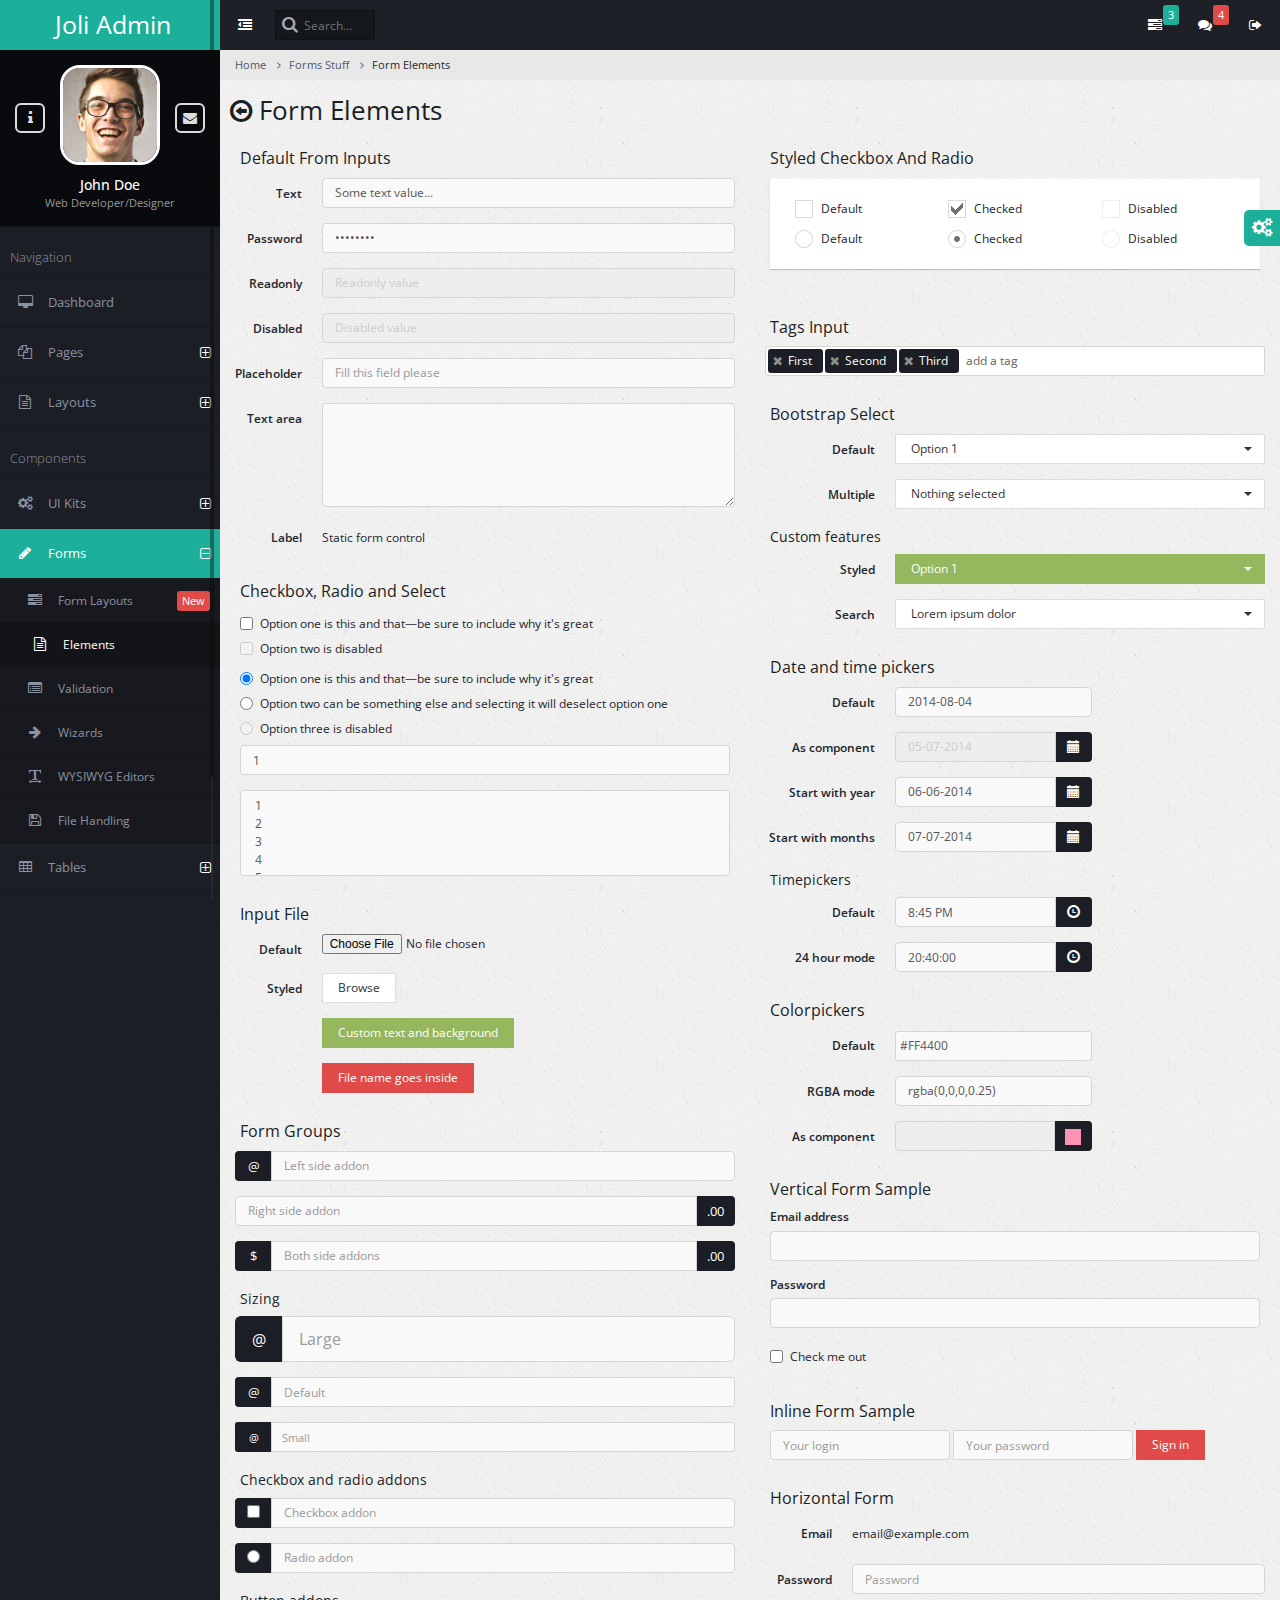
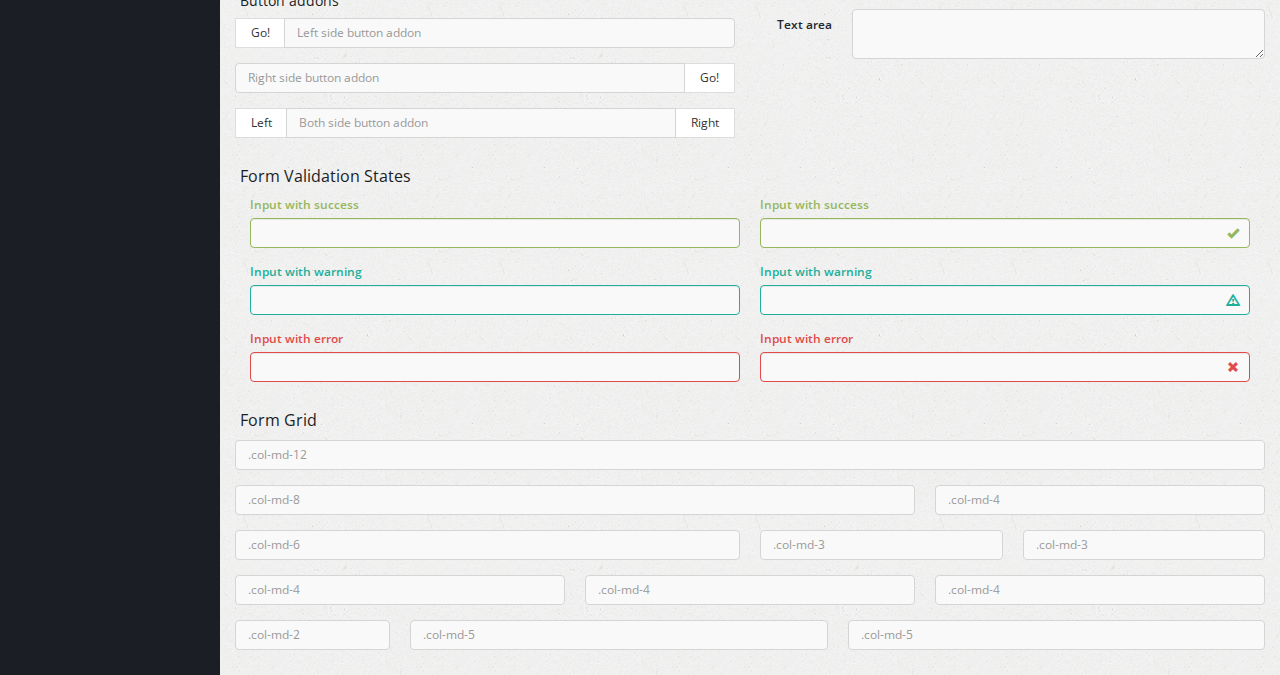
<file: src/main/resources/static/form-elements.html>
<!DOCTYPE html>
<html lang="en">
    <head>        
        <!-- META SECTION -->
        <title>Joli Admin - Responsive Bootstrap Admin Template</title>            
        <meta http-equiv="Content-Type" content="text/html; charset=utf-8" />
        <meta http-equiv="X-UA-Compatible" content="IE=edge" />
        <meta name="viewport" content="width=device-width, initial-scale=1" />
        
        <link rel="icon" href="favicon.ico" type="image/x-icon" />
        <!-- END META SECTION -->
                        
        <!-- CSS INCLUDE -->        
        <link rel="stylesheet" type="text/css" id="theme" href="css/theme-default.css"/>
        <!-- EOF CSS INCLUDE -->                 
    </head>
    <body>
        <!-- START PAGE CONTAINER -->
        <div class="page-container">
            
            <!-- START PAGE SIDEBAR -->
            <div class="page-sidebar">
                <!-- START X-NAVIGATION -->
                <ul class="x-navigation">
                    <li class="xn-logo">
                        <a href="index.html">Joli Admin</a>
                        <a href="#" class="x-navigation-control"></a>
                    </li>
                    <li class="xn-profile">
                        <a href="#" class="profile-mini">
                            <img src="assets/images/users/avatar.jpg" alt="John Doe"/>
                        </a>
                        <div class="profile">
                            <div class="profile-image">
                                <img src="assets/images/users/avatar.jpg" alt="John Doe"/>
                            </div>
                            <div class="profile-data">
                                <div class="profile-data-name">John Doe</div>
                                <div class="profile-data-title">Web Developer/Designer</div>
                            </div>
                            <div class="profile-controls">
                                <a href="pages-profile.html" class="profile-control-left"><span class="fa fa-info"></span></a>
                                <a href="pages-messages.html" class="profile-control-right"><span class="fa fa-envelope"></span></a>
                            </div>
                        </div>                                                                        
                    </li>
                    <li class="xn-title">Navigation</li>                    
                    <li>
                        <a href="index.html"><span class="fa fa-desktop"></span> <span class="xn-text">Dashboard</span></a>
                    </li>
                    <li class="xn-openable">
                        <a href="#"><span class="fa fa-files-o"></span> <span class="xn-text">Pages</span></a>
                        <ul>
                            <li><a href="pages-gallery.html"><span class="fa fa-image"></span> Gallery</a></li>
                            <li><a href="pages-profile.html"><span class="fa fa-user"></span> Profile</a></li>
                            <li><a href="pages-address-book.html"><span class="fa fa-users"></span> Address Book</a></li>
                            <li class="xn-openable">
                                <a href="#"><span class="fa fa-clock-o"></span> Timeline</a>
                                <ul>
                                    <li><a href="pages-timeline.html"><span class="fa fa-align-center"></span> Default</a></li>
                                    <li><a href="pages-timeline-simple.html"><span class="fa fa-align-justify"></span> Full Width</a></li>
                                </ul>
                            </li>
                            <li class="xn-openable">
                                <a href="#"><span class="fa fa-envelope"></span> Mailbox</a>
                                <ul>
                                    <li><a href="pages-mailbox-inbox.html"><span class="fa fa-inbox"></span> Inbox</a></li>
                                    <li><a href="pages-mailbox-message.html"><span class="fa fa-file-text"></span> Message</a></li>
                                    <li><a href="pages-mailbox-compose.html"><span class="fa fa-pencil"></span> Compose</a></li>
                                </ul>
                            </li>
                            <li><a href="pages-messages.html"><span class="fa fa-comments"></span> Messages</a></li>
                            <li><a href="pages-calendar.html"><span class="fa fa-calendar"></span> Calendar</a></li>
                            <li><a href="pages-tasks.html"><span class="fa fa-edit"></span> Tasks</a></li>
                            <li><a href="pages-content-table.html"><span class="fa fa-columns"></span> Content Table</a></li>
                            <li><a href="pages-faq.html"><span class="fa fa-question-circle"></span> FAQ</a></li>
                            <li><a href="pages-search.html"><span class="fa fa-search"></span> Search</a></li>
                            <li class="xn-openable">
                                <a href="#"><span class="fa fa-file"></span> Blog</a>
                                
                                <ul>                                    
                                    <li><a href="pages-blog-list.html"><span class="fa fa-copy"></span> List of Posts</a></li>
                                    <li><a href="pages-blog-post.html"><span class="fa fa-file-o"></span>Single Post</a></li>
                                </ul>
                            </li>
                            <li class="xn-openable">
                                <a href="#"><span class="fa fa-sign-in"></span> Login</a>
                                <ul>                                    
                                    <li><a href="pages-login.html">App Login</a></li>
                                    <li><a href="pages-login-website.html">Website Login</a></li>
                                    <li><a href="pages-login-website-light.html"> Website Login Light</a></li>
                                </ul>
                            </li>                            
                            <li class="xn-openable">
                                <a href="#"><span class="fa fa-warning"></span> Error Pages</a>
                                <ul>                                    
                                    <li><a href="pages-error-404.html">Error 404 Sample 1</a></li>
                                    <li><a href="pages-error-404-2.html">Error 404 Sample 2</a></li>
                                    <li><a href="pages-error-500.html"> Error 500</a></li>
                                </ul>
                            </li>                            
                        </ul>
                    </li>
                    <li class="xn-openable">
                        <a href="#"><span class="fa fa-file-text-o"></span> <span class="xn-text">Layouts</span></a>
                        <ul>
                            <li><a href="layout-boxed.html">Boxed</a></li>
                            <li><a href="layout-nav-toggled.html">Navigation Toggled</a></li>
                            <li><a href="layout-nav-top.html">Navigation Top</a></li>
                            <li><a href="layout-nav-right.html">Navigation Right</a></li>
                            <li><a href="layout-nav-top-fixed.html">Top Navigation Fixed</a></li>                            
                            <li><a href="layout-nav-custom.html">Custom Navigation</a></li>
                            <li><a href="layout-frame-left.html">Frame Left Column</a></li>
                            <li><a href="layout-frame-right.html">Frame Right Column</a></li>
                            <li><a href="layout-search-left.html">Search Left Side</a></li>
                            <li><a href="blank.html">Blank Page</a></li>
                        </ul>
                    </li>              
                    <li class="xn-title">Components</li>                    
                    <li class="xn-openable">
                        <a href="#"><span class="fa fa-cogs"></span> <span class="xn-text">UI Kits</span></a>
                        <ul>
                            <li><a href="ui-widgets.html"><span class="fa fa-heart"></span> Widgets</a></li>                            
                            <li><a href="ui-elements.html"><span class="fa fa-cogs"></span> Elements</a></li>
                            <li><a href="ui-buttons.html"><span class="fa fa-square-o"></span> Buttons</a></li>                            
                            <li><a href="ui-panels.html"><span class="fa fa-pencil-square-o"></span> Panels</a></li>
                            <li><a href="ui-icons.html"><span class="fa fa-magic"></span> Icons</a><div class="informer informer-warning">+679</div></li>
                            <li><a href="ui-typography.html"><span class="fa fa-pencil"></span> Typography</a></li>
                            <li><a href="ui-portlet.html"><span class="fa fa-th"></span> Portlet</a></li>
                            <li><a href="ui-sliders.html"><span class="fa fa-arrows-h"></span> Sliders</a></li>
                            <li><a href="ui-alerts-popups.html"><span class="fa fa-warning"></span> Alerts & Popups</a></li>                            
                            <li><a href="ui-lists.html"><span class="fa fa-list-ul"></span> Lists</a></li>
                            <li><a href="ui-tour.html"><span class="fa fa-random"></span> Tour</a></li>
                        </ul>
                    </li>                    
                    <li class="xn-openable active">
                        <a href="#"><span class="fa fa-pencil"></span> <span class="xn-text">Forms</span></a>
                        <ul>
                            <li>
                                <a href="form-layouts-two-column.html"><span class="fa fa-tasks"></span> Form Layouts</a>
                                <div class="informer informer-danger">New</div>
                                <ul>
                                    <li><a href="form-layouts-one-column.html"><span class="fa fa-align-justify"></span> One Column</a></li>
                                    <li><a href="form-layouts-two-column.html"><span class="fa fa-th-large"></span> Two Column</a></li>
                                    <li><a href="form-layouts-tabbed.html"><span class="fa fa-table"></span> Tabbed</a></li>
                                    <li><a href="form-layouts-separated.html"><span class="fa fa-th-list"></span> Separated Rows</a></li>
                                </ul> 
                            </li>
                            <li class="active"><a href="form-elements.html"><span class="fa fa-file-text-o"></span> Elements</a></li>
                            <li><a href="form-validation.html"><span class="fa fa-list-alt"></span> Validation</a></li>
                            <li><a href="form-wizards.html"><span class="fa fa-arrow-right"></span> Wizards</a></li>
                            <li><a href="form-editors.html"><span class="fa fa-text-width"></span> WYSIWYG Editors</a></li>
                            <li><a href="form-file-handling.html"><span class="fa fa-floppy-o"></span> File Handling</a></li>
                        </ul>
                    </li>
                    <li class="xn-openable">
                        <a href="tables.html"><span class="fa fa-table"></span> <span class="xn-text">Tables</span></a>
                        <ul>                            
                            <li><a href="table-basic.html"><span class="fa fa-align-justify"></span> Basic</a></li>
                            <li><a href="table-datatables.html"><span class="fa fa-sort-alpha-desc"></span> Data Tables</a></li>
                            <li><a href="table-export.html"><span class="fa fa-download"></span> Export Tables</a></li>                            
                        </ul>
                    </li>
                    <li class="xn-openable">
                        <a href="#"><span class="fa fa-bar-chart-o"></span> <span class="xn-text">Charts</span></a>
                        <ul>
                            <li><a href="charts-morris.html"><span class="xn-text">Morris</span></a></li>
                            <li><a href="charts-nvd3.html"><span class="xn-text">NVD3</span></a></li>
                            <li><a href="charts-rickshaw.html"><span class="xn-text">Rickshaw</span></a></li>
                            <li><a href="charts-other.html"><span class="xn-text">Other</span></a></li>
                        </ul>
                    </li>   
                    <li>
                        <a href="maps.html"><span class="fa fa-map-marker"></span> <span class="xn-text">Maps</span></a>
                    </li>                    
                    <li class="xn-openable">
                        <a href="#"><span class="fa fa-sitemap"></span> <span class="xn-text">Navigation Levels</span></a>
                        <ul>                            
                            <li class="xn-openable">
                                <a href="#">Second Level</a>
                                <ul>
                                    <li class="xn-openable">
                                        <a href="#">Third Level</a>
                                        <ul>
                                            <li class="xn-openable">
                                                <a href="#">Fourth Level</a>
                                                <ul>
                                                    <li><a href="#">Fifth Level</a></li>
                                                </ul>
                                            </li>
                                        </ul>
                                    </li>
                                </ul>
                            </li>                            
                        </ul>
                    </li>                    
                </ul>
                <!-- END X-NAVIGATION -->
            </div>
            <!-- END PAGE SIDEBAR -->
            
            <!-- PAGE CONTENT -->
            <div class="page-content">
                
                <!-- START X-NAVIGATION VERTICAL -->
                <ul class="x-navigation x-navigation-horizontal x-navigation-panel">
                    <!-- TOGGLE NAVIGATION -->
                    <li class="xn-icon-button">
                        <a href="#" class="x-navigation-minimize"><span class="fa fa-dedent"></span></a>
                    </li>
                    <!-- END TOGGLE NAVIGATION -->
                    <!-- SEARCH -->
                    <li class="xn-search">
                        <form role="form">
                            <input type="text" name="search" placeholder="Search..."/>
                        </form>
                    </li>   
                    <!-- END SEARCH -->
                    <!-- SIGN OUT -->
                    <li class="xn-icon-button pull-right">
                        <a href="#" class="mb-control" data-box="#mb-signout"><span class="fa fa-sign-out"></span></a>                        
                    </li> 
                    <!-- END SIGN OUT -->
                    <!-- MESSAGES -->
                    <li class="xn-icon-button pull-right">
                        <a href="#"><span class="fa fa-comments"></span></a>
                        <div class="informer informer-danger">4</div>
                        <div class="panel panel-primary animated zoomIn xn-drop-left xn-panel-dragging">
                            <div class="panel-heading">
                                <h3 class="panel-title"><span class="fa fa-comments"></span> Messages</h3>                                
                                <div class="pull-right">
                                    <span class="label label-danger">4 new</span>
                                </div>
                            </div>
                            <div class="panel-body list-group list-group-contacts scroll" style="height: 200px;">
                                <a href="#" class="list-group-item">
                                    <div class="list-group-status status-online"></div>
                                    <img src="assets/images/users/user2.jpg" class="pull-left" alt="John Doe"/>
                                    <span class="contacts-title">John Doe</span>
                                    <p>Praesent placerat tellus id augue condimentum</p>
                                </a>
                                <a href="#" class="list-group-item">
                                    <div class="list-group-status status-away"></div>
                                    <img src="assets/images/users/user.jpg" class="pull-left" alt="Dmitry Ivaniuk"/>
                                    <span class="contacts-title">Dmitry Ivaniuk</span>
                                    <p>Donec risus sapien, sagittis et magna quis</p>
                                </a>
                                <a href="#" class="list-group-item">
                                    <div class="list-group-status status-away"></div>
                                    <img src="assets/images/users/user3.jpg" class="pull-left" alt="Nadia Ali"/>
                                    <span class="contacts-title">Nadia Ali</span>
                                    <p>Mauris vel eros ut nunc rhoncus cursus sed</p>
                                </a>
                                <a href="#" class="list-group-item">
                                    <div class="list-group-status status-offline"></div>
                                    <img src="assets/images/users/user6.jpg" class="pull-left" alt="Darth Vader"/>
                                    <span class="contacts-title">Darth Vader</span>
                                    <p>I want my money back!</p>
                                </a>
                            </div>     
                            <div class="panel-footer text-center">
                                <a href="pages-messages.html">Show all messages</a>
                            </div>                            
                        </div>                        
                    </li>
                    <!-- END MESSAGES -->
                    <!-- TASKS -->
                    <li class="xn-icon-button pull-right">
                        <a href="#"><span class="fa fa-tasks"></span></a>
                        <div class="informer informer-warning">3</div>
                        <div class="panel panel-primary animated zoomIn xn-drop-left xn-panel-dragging">
                            <div class="panel-heading">
                                <h3 class="panel-title"><span class="fa fa-tasks"></span> Tasks</h3>                                
                                <div class="pull-right">
                                    <span class="label label-warning">3 active</span>
                                </div>
                            </div>
                            <div class="panel-body list-group scroll" style="height: 200px;">                                
                                <a class="list-group-item" href="#">
                                    <strong>Phasellus augue arcu, elementum</strong>
                                    <div class="progress progress-small progress-striped active">
                                        <div class="progress-bar progress-bar-danger" role="progressbar" aria-valuenow="50" aria-valuemin="0" aria-valuemax="100" style="width: 50%;">50%</div>
                                    </div>
                                    <small class="text-muted">John Doe, 25 Sep 2014 / 50%</small>
                                </a>
                                <a class="list-group-item" href="#">
                                    <strong>Aenean ac cursus</strong>
                                    <div class="progress progress-small progress-striped active">
                                        <div class="progress-bar progress-bar-warning" role="progressbar" aria-valuenow="80" aria-valuemin="0" aria-valuemax="100" style="width: 80%;">80%</div>
                                    </div>
                                    <small class="text-muted">Dmitry Ivaniuk, 24 Sep 2014 / 80%</small>
                                </a>
                                <a class="list-group-item" href="#">
                                    <strong>Lorem ipsum dolor</strong>
                                    <div class="progress progress-small progress-striped active">
                                        <div class="progress-bar progress-bar-success" role="progressbar" aria-valuenow="95" aria-valuemin="0" aria-valuemax="100" style="width: 95%;">95%</div>
                                    </div>
                                    <small class="text-muted">John Doe, 23 Sep 2014 / 95%</small>
                                </a>
                                <a class="list-group-item" href="#">
                                    <strong>Cras suscipit ac quam at tincidunt.</strong>
                                    <div class="progress progress-small">
                                        <div class="progress-bar" role="progressbar" aria-valuenow="100" aria-valuemin="0" aria-valuemax="100" style="width: 100%;">100%</div>
                                    </div>
                                    <small class="text-muted">John Doe, 21 Sep 2014 /</small><small class="text-success"> Done</small>
                                </a>                                
                            </div>     
                            <div class="panel-footer text-center">
                                <a href="pages-tasks.html">Show all tasks</a>
                            </div>                            
                        </div>                        
                    </li>
                    <!-- END TASKS -->
                </ul>
                <!-- END X-NAVIGATION VERTICAL -->                   
                
                <!-- START BREADCRUMB -->
                <ul class="breadcrumb">
                    <li><a href="#">Home</a></li>
                    <li><a href="#">Forms Stuff</a></li>
                    <li class="active">Form Elements</li>
                </ul>
                <!-- END BREADCRUMB -->
                
                <!-- PAGE TITLE -->
                <div class="page-title">                    
                    <h2><span class="fa fa-arrow-circle-o-left"></span> Form Elements</h2>
                </div>
                <!-- END PAGE TITLE -->                
                
                <!-- PAGE CONTENT WRAPPER -->
                <div class="page-content-wrap">
                
                    <div class="row">
                        <div class="col-md-6">

                            <!-- START DEFAULT FORM ELEMENTS -->
                            <div class="block">
                                <h4>Default From Inputs</h4>
                                <form class="form-horizontal" role="form">                                    
                                    <div class="form-group">
                                        <label class="col-md-2 control-label">Text</label>
                                        <div class="col-md-10">
                                            <input type="text" class="form-control" value="Some text value..."/>
                                        </div>
                                    </div>
                                    <div class="form-group">
                                        <label class="col-md-2 control-label">Password</label>
                                        <div class="col-md-10">
                                            <input type="password" class="form-control" value="password"/>
                                        </div>
                                    </div>
                                    <div class="form-group">
                                        <label class="col-md-2 control-label">Readonly</label>
                                        <div class="col-md-10">
                                            <input type="text" class="form-control" readonly value="Readonly value"/>
                                        </div>
                                    </div>                                    
                                    <div class="form-group">
                                        <label class="col-md-2 control-label">Disabled</label>
                                        <div class="col-md-10">
                                            <input type="text" class="form-control" readonly value="Disabled value"/>
                                        </div>
                                    </div>                                    
                                    <div class="form-group">
                                        <label class="col-md-2 control-label">Placeholder</label>
                                        <div class="col-md-10">
                                            <input type="text" class="form-control" placeholder="Fill this field please"/>
                                        </div>
                                    </div>                                                                        
                                    <div class="form-group">
                                        <label class="col-md-2 control-label">Text area</label>
                                        <div class="col-md-10">
                                            <textarea class="form-control" rows="5"></textarea>
                                        </div>
                                    </div>
                                    <div class="form-group">
                                        <label class="col-md-2 control-label">Label</label>
                                        <div class="col-md-10">
                                            <p class="form-control-static">Static form control</p>
                                        </div>
                                    </div>                                    
                                </form>
                            </div>
                            <!-- END DEFAULT FORM ELEMENTS -->

                            <!-- START CHECKBOXES RADIO AND SELECT -->
                            <div class="block">
                                <h4>Checkbox, Radio and Select</h4>
                                <form role="form">
                                    <div class="checkbox">
                                        <label>
                                            <input type="checkbox" value=""/>
                                            Option one is this and that&mdash;be sure to include why it's great
                                        </label>
                                    </div>
                                    <div class="checkbox disabled">
                                        <label>
                                            <input type="checkbox" value="" disabled/>
                                            Option two is disabled
                                        </label>
                                    </div>

                                    <div class="radio">
                                        <label>
                                            <input type="radio" name="optionsRadios" id="optionsRadios1" value="option1" checked/>
                                            Option one is this and that&mdash;be sure to include why it's great
                                        </label>
                                    </div>
                                    <div class="radio">
                                        <label>
                                            <input type="radio" name="optionsRadios" id="optionsRadios2" value="option2"/>
                                            Option two can be something else and selecting it will deselect option one
                                        </label>
                                    </div>
                                    <div class="radio disabled">
                                        <label>
                                            <input type="radio" name="optionsRadios" id="optionsRadios3" value="option3" disabled/>
                                            Option three is disabled
                                        </label>
                                    </div>
                                    <div class="form-group">
                                        <select class="form-control">
                                            <option>1</option>
                                            <option>2</option>
                                            <option>3</option>
                                            <option>4</option>
                                            <option>5</option>
                                        </select>
                                    </div>
                                    <div class="form-group">                                        
                                        <select multiple class="form-control">
                                            <option>1</option>
                                            <option>2</option>
                                            <option>3</option>
                                            <option>4</option>
                                            <option>5</option>
                                        </select>   
                                    </div>                                    
                                </form>                
                            </div>
                            <!-- END OF CHECKBOXES RADIO AND SELECT -->

                            <!-- FILE INPUT -->
                            <div class="block">
                                <h4>Input File</h4>
                                <form role="form" class="form-horizontal">
                                    <div class="form-group">
                                        <label class="col-md-2 control-label">Default</label>
                                        <div class="col-md-10">
                                            <input type="file"/>
                                        </div>
                                    </div>
                                    <div class="form-group">
                                        <label class="col-md-2 control-label">Styled</label>
                                        <div class="col-md-10">
                                            <input type="file" class="fileinput" name="filename1" id="filename1"/>
                                        </div>
                                    </div>
                                    <div class="form-group">
                                        <label class="col-md-2 control-label"></label>
                                        <div class="col-md-10">
                                            <input type="file" class="fileinput btn-success" name="filename2" id="filename2" title="Custom text and background"/>
                                        </div>
                                    </div>
                                    <div class="form-group">
                                        <label class="col-md-2 control-label"></label>
                                        <div class="col-md-10">
                                            <input type="file" class="fileinput btn-danger" name="filename3" id="filename3" data-filename-placement="inside" title="File name goes inside"/>
                                        </div>
                                    </div>
                                </form>
                            </div>
                            <!-- END FILE INPUT -->

                            <!-- START FORM GROUP ELEMENTS -->
                            <div class="block">
                                <h4>Form Groups</h4>
                                <form role="form" class="form-horizontal">
                                    <div class="form-group">
                                        <div class="col-md-12">
                                            <div class="input-group">
                                                <span class="input-group-addon">@</span>
                                                <input type="text" class="form-control" placeholder="Left side addon"/>
                                            </div>
                                        </div>
                                    </div>
                                    <div class="form-group">
                                        <div class="col-md-12">
                                            <div class="input-group">
                                                <input type="text" class="form-control" placeholder="Right side addon"/>
                                                <span class="input-group-addon">.00</span>
                                            </div>
                                        </div>
                                    </div>
                                    <div class="form-group">
                                        <div class="col-md-12">
                                            <div class="input-group">                                            
                                                <span class="input-group-addon">$</span>
                                                <input type="text" class="form-control" placeholder="Both side addons"/>
                                                <span class="input-group-addon">.00</span>
                                            </div>
                                        </div>
                                    </div>

                                    <h5 class="push-up-20">Sizing</h5>
                                    <div class="form-group">
                                        <div class="col-md-12">
                                            <div class="input-group input-group-lg">                                            
                                                <span class="input-group-addon">@</span>
                                                <input type="text" class="form-control" placeholder="Large"/>
                                            </div>
                                        </div>
                                    </div>
                                    <div class="form-group">
                                        <div class="col-md-12">                                        
                                            <div class="input-group">
                                                <span class="input-group-addon">@</span>
                                                <input type="text" class="form-control" placeholder="Default"/>
                                            </div>
                                        </div>
                                    </div>
                                    <div class="form-group">
                                        <div class="col-md-12">
                                            <div class="input-group input-group-sm">
                                                <span class="input-group-addon">@</span>
                                                <input type="text" class="form-control" placeholder="Small"/>
                                            </div>                 
                                        </div>
                                    </div>

                                    <h5 class="push-up-20">Checkbox and radio addons</h5>
                                    <div class="form-group">
                                        <div class="col-md-12">
                                            <div class="input-group">
                                                <span class="input-group-addon">
                                                    <input type="checkbox"/>
                                                </span>
                                                <input type="text" class="form-control" placeholder="Checkbox addon"/>
                                            </div>                 
                                        </div>
                                    </div>
                                    <div class="form-group">
                                        <div class="col-md-12">
                                            <div class="input-group">
                                                <span class="input-group-addon">
                                                    <input type="radio"/>
                                                </span>
                                                <input type="text" class="form-control" placeholder="Radio addon"/>
                                            </div>
                                        </div>
                                    </div>

                                    <h5 class="push-up-20">Button addons</h5>
                                    <div class="form-group">
                                        <div class="col-md-12">
                                            <div class="input-group">
                                                <span class="input-group-btn">
                                                    <button class="btn btn-default" type="button">Go!</button>
                                                </span>
                                                <input type="text" class="form-control" placeholder="Left side button addon"/>
                                            </div>                 
                                        </div>
                                    </div>
                                    <div class="form-group">
                                        <div class="col-md-12">
                                            <div class="input-group">
                                                <input type="text" class="form-control" placeholder="Right side button addon"/>
                                                <span class="input-group-btn">
                                                    <button class="btn btn-default" type="button">Go!</button>
                                                </span>
                                            </div>
                                        </div>
                                    </div>
                                    <div class="form-group">
                                        <div class="col-md-12">
                                            <div class="input-group">
                                                <span class="input-group-btn">
                                                    <button class="btn btn-default" type="button">Left</button>
                                                </span>
                                                <input type="text" class="form-control" placeholder="Both side button addon"/>
                                                <span class="input-group-btn">
                                                    <button class="btn btn-default" type="button">Right</button>
                                                </span>
                                            </div>
                                        </div>
                                    </div>
                                </form>
                            </div>
                            <!-- END FORM GROUP ELEMENTS -->

                        </div>
                        <div class="col-md-6">                        

                            <div class="block">
                                <h4>Styled Checkbox And Radio</h4>
                                <div class="panel panel-default">
                                    <div class="panel-body">
                                    <div class="form-group">
                                        <div class="col-md-4">                                    
                                            <label class="check"><input type="checkbox" class="icheckbox"/> Default</label>
                                        </div>
                                        <div class="col-md-4">                                    
                                            <label class="check"><input type="checkbox" class="icheckbox" checked="checked"/> Checked</label>
                                        </div>
                                        <div class="col-md-4">                                    
                                            <label class="check"><input type="checkbox" class="icheckbox" disabled/> Disabled</label>
                                        </div>
                                    </div>
                                    <div class="form-group">
                                        <div class="col-md-4">                                    
                                            <label class="check"><input type="radio" class="iradio" name="iradio"/> Default</label>
                                        </div>
                                        <div class="col-md-4">                                    
                                            <label class="check"><input type="radio" class="iradio" name="iradio" checked="checked"/> Checked</label>
                                        </div>
                                        <div class="col-md-4">                                    
                                            <label class="check"><input type="radio" class="iradio" name="iradio" disabled/> Disabled</label>
                                        </div>
                                    </div>
                                    </div>
                                </div>
                            </div>

                            <!-- START TAGSINPUT -->
                            <div class="block">
                                <h4>Tags Input</h4>
                                <form role="form" class="form-horizontal">
                                    <div class="form-group">
                                        <div class="col-md-12">
                                            <input type="text" class="tagsinput" value="First,Second,Third"/>
                                        </div>
                                    </div> 
                                </form>
                            </div>                        
                            <!-- END OF TAGSINPUT -->                        

                            <!-- START CHECKBOXES RADIO AND SELECT -->
                            <div class="block">
                                <h4>Bootstrap Select</h4>
                                <form role="form" class="form-horizontal">                                    
                                    <div class="form-group">
                                        <label class="col-md-3 control-label">Default</label>
                                        <div class="col-md-9">                                        
                                            <select class="form-control select">
                                                <option>Option 1</option>
                                                <option>Option 2</option>
                                                <option>Option 3</option>
                                                <option>Option 4</option>
                                                <option>Option 5</option>
                                            </select>
                                        </div>
                                    </div>
                                    <div class="form-group">                                        
                                        <label class="col-md-3 control-label">Multiple</label>
                                        <div class="col-md-9">                                                                                
                                            <select multiple class="form-control select">
                                                <option>Option 1</option>
                                                <option>Option 2</option>
                                                <option>Option 3</option>
                                                <option>Option 4</option>
                                                <option>Option 5</option>
                                            </select>   
                                        </div>
                                    </div>
                                    <h5 class="push-up-20">Custom features</h5>
                                    <div class="form-group">
                                        <label class="col-md-3 control-label">Styled</label>
                                        <div class="col-md-9">                                                                                
                                            <select class="form-control select" data-style="btn-success">
                                                <option>Option 1</option>
                                                <option>Option 2</option>
                                                <option>Option 3</option>
                                                <option>Option 4</option>
                                                <option>Option 5</option>
                                            </select>
                                        </div>
                                    </div>                                    
                                    <div class="form-group">
                                        <label class="col-md-3 control-label">Search</label>
                                        <div class="col-md-9">                                                                                
                                            <select class="form-control select" data-live-search="true">
                                                <option>Lorem ipsum dolor</option>
                                                <option>Sit amet sicors</option>
                                                <option>Mostoly stofu tiro</option>
                                                <option>Vico sante fara</option>
                                                <option>Delomo ponto si</option>
                                            </select>
                                        </div>
                                    </div>
                                </form>                                                                                        
                            </div>
                            <!-- END OF CHECKBOXES RADIO AND SELECT -->

                            <!-- START DATE AND TIME PICKER -->
                            <div class="block">
                                <h4>Date and time pickers</h4>                        
                                <form class="form-horizontal" role="form">                                    
                                    <div class="form-group">
                                        <label class="col-md-3 control-label">Default</label>
                                        <div class="col-md-5">
                                            <input type="text" class="form-control datepicker" value="2014-08-04">
                                        </div>
                                    </div>
                                    <div class="form-group">
                                        <label class="col-md-3 control-label">As component</label>
                                        <div class="col-md-5">
                                            <div class="input-group date" id="dp-2" data-date="05-07-2014" data-date-format="dd-mm-yyyy">
                                                <input type="text" class="form-control" value="05-07-2014" disabled="disabled"/>
                                                <span class="input-group-addon add-on"><span class="glyphicon glyphicon-calendar"></span></span>
                                            </div>
                                        </div>
                                    </div>
                                    <div class="form-group">
                                        <label class="col-md-3 control-label">Start with year</label>
                                        <div class="col-md-5">
                                            <div class="input-group">
                                                <input type="text" id="dp-3" class="form-control" value="06-06-2014" data-date="06-06-2014" data-date-format="dd-mm-yyyy" data-date-viewmode="years"/>
                                                <span class="input-group-addon"><span class="glyphicon glyphicon-calendar"></span></span>
                                            </div>
                                        </div>
                                    </div>
                                    <div class="form-group">
                                        <label class="col-md-3 control-label">Start with months</label>
                                        <div class="col-md-5">
                                            <div class="input-group" >
                                                <input type="text" class="form-control" value="07-07-2014" id="dp-4" data-date="07-07-2014" data-date-format="dd-mm-yyyy" data-date-viewmode="months"/>
                                                <span class="input-group-addon add-on"><span class="glyphicon glyphicon-calendar"></span></span>
                                            </div>
                                        </div>
                                    </div>

                                    <h5 class="push-up-20">Timepickers</h5>
                                    <div class="form-group">
                                        <label class="col-md-3 control-label">Default</label>
                                        <div class="col-md-5">
                                            <div class="input-group bootstrap-timepicker">
                                                <input type="text" class="form-control timepicker"/>
                                                <span class="input-group-addon"><span class="glyphicon glyphicon-time"></span></span>
                                            </div>
                                        </div>
                                    </div>
                                    <div class="form-group">
                                        <label class="col-md-3 control-label">24 hour mode</label>
                                        <div class="col-md-5">
                                            <div class="input-group bootstrap-timepicker">
                                                <input type="text" class="form-control timepicker24"/>
                                                <span class="input-group-addon"><span class="glyphicon glyphicon-time"></span></span>
                                            </div>
                                        </div>
                                    </div>
                                </form>                            
                            </div>      
                            <!-- END DATE AND TIME PICKER -->

                            <!-- START COLORPICKER -->
                            <div class="block">
                                <h4>Colorpickers</h4>
                                <form class="form-horizontal" role="form">                                    
                                    <div class="form-group">
                                        <label class="col-md-3 control-label">Default</label>
                                        <div class="col-md-5">
                                            <input type="text" class="form-control colorpicker" value="#FF4400">
                                        </div>
                                    </div>
                                    <div class="form-group">
                                        <label class="col-md-3 control-label">RGBA mode</label>
                                        <div class="col-md-5">
                                            <input type="text" class="form-control colorpicker_rgba" value="rgba(0,0,0,0.25)" data-color-format="rgba"/>
                                        </div>
                                    </div>
                                    <div class="form-group">
                                        <label class="col-md-3 control-label">As component</label>
                                        <div class="col-md-5">
                                            <div class="input-group color" data-color="rgb(255, 146, 180)" data-color-format="rgb" id="colorpicker">
                                                <input type="text" class="form-control" readonly/>
                                                <span class="input-group-addon"><i style="background-color: rgb(255, 146, 180)"></i></span>
                                            </div>
                                        </div>
                                    </div>
                                </form>
                            </div>                                                          
                            <!-- END COLORPICKER -->

                            <!-- START VERTICAL FORM SAMPLE -->
                            <div class="block">
                                <h4>Vertical Form Sample</h4>
                                <form role="form">
                                    <div class="form-group">
                                        <label>Email address</label>
                                        <input type="email" class="form-control"/>
                                    </div>
                                    <div class="form-group">
                                        <label>Password</label>
                                        <input type="password" class="form-control"/>
                                    </div>
                                    <div class="checkbox pull-left">
                                        <label><input type="checkbox"> Check me out</label>
                                    </div>                                    
                                </form>                            
                            </div>                        
                            <!-- END VERTICAL FORM SAMPLE -->

                            <!-- START INLINE FORM SAMPLE -->
                            <div class="block">
                                <h4>Inline Form Sample</h4>                                
                                <form class="form-inline" role="form">
                                    <div class="form-group">
                                        <label class="sr-only">Login</label>
                                        <input type="text" class="form-control" placeholder="Your login"/>
                                    </div>
                                    <div class="form-group">
                                        <div class="input-group">                                            
                                            <label class="sr-only">Password</label>
                                            <input class="form-control" type="password" placeholder="Your password"/>
                                        </div>
                                    </div>                                    
                                    <button type="submit" class="btn btn-danger">Sign in</button>
                                </form>                                
                            </div>
                            <!-- END INLINE FORM SAMPLE -->

                            <!-- START HORIZONTAL FORM SAMPLE -->
                            <div class="block">
                                <h4>Horizontal Form</h4>                               
                                <form class="form-horizontal" role="form">
                                    <div class="form-group">
                                        <label class="col-sm-2 control-label">Email</label>
                                        <div class="col-md-10">
                                            <p class="form-control-static">email@example.com</p>
                                        </div>
                                    </div>
                                    <div class="form-group">
                                        <label class="col-sm-2 control-label">Password</label>
                                        <div class="col-md-10">
                                            <input type="password" class="form-control" placeholder="Password">
                                        </div>
                                    </div>
                                    <div class="form-group">
                                        <label class="col-sm-2 control-label">Text area</label>
                                        <div class="col-md-10">
                                            <textarea class="form-control"></textarea>
                                        </div>
                                    </div>                                    
                                </form>                                                                                         
                            </div>
                            <!-- END HORIZONTAL FORM SAMPLE -->                        
                        </div>

                        <div class="col-md-12">

                            <!-- START FORM VALIDATION STATES -->
                            <div class="block">                            
                                <h4>Form Validation States</h4>                                
                                <div class="col-md-6">
                                    <div class="form-group has-success">
                                        <label class="control-label">Input with success</label>
                                        <input type="text" class="form-control"/>
                                    </div>
                                    <div class="form-group has-warning">
                                        <label class="control-label">Input with warning</label>
                                        <input type="text" class="form-control"/>
                                    </div>
                                    <div class="form-group has-error">
                                        <label class="control-label">Input with error</label>
                                        <input type="text" class="form-control"/>
                                    </div>       
                                </div>                                
                                <div class="col-md-6">
                                    <div class="form-group has-success has-feedback">
                                        <label class="control-label">Input with success</label>
                                        <input type="text" class="form-control"/>
                                        <span class="glyphicon glyphicon-ok form-control-feedback"></span>
                                    </div>
                                    <div class="form-group has-warning has-feedback">
                                        <label class="control-label">Input with warning</label>
                                        <input type="text" class="form-control"/>
                                        <span class="glyphicon glyphicon-warning-sign form-control-feedback"></span>
                                    </div>
                                    <div class="form-group has-error has-feedback">
                                        <label class="control-label">Input with error</label>
                                        <input type="text" class="form-control"/>
                                        <span class="glyphicon glyphicon-remove form-control-feedback"></span>
                                    </div>  
                                </div>                                                                                
                            </div>
                            <!-- END FORM VALIDATION STATES -->                        

                        </div>

                        <div class="col-md-12">

                            <!-- START FORM GRID -->
                            <div class="block">                            
                                <h4>Form Grid</h4>
                                <form class="form-horizontal" role="form">
                                    <div class="form-group">                                        
                                        <div class="col-md-12">
                                            <input type="text" placeholder=".col-md-12" class="form-control"/>
                                        </div>
                                    </div>
                                    <div class="form-group">                                    
                                        <div class="col-md-8">
                                            <input type="text" placeholder=".col-md-8" class="form-control"/>
                                        </div>               
                                        <div class="col-md-4">
                                            <input type="text" placeholder=".col-md-4" class="form-control"/>
                                        </div>                                                                               
                                    </div>       
                                    <div class="form-group">                                    
                                        <div class="col-md-6">
                                            <input type="text" placeholder=".col-md-6" class="form-control"/>
                                        </div>               
                                        <div class="col-md-3">
                                            <input type="text" placeholder=".col-md-3" class="form-control"/>
                                        </div>                                                                               
                                        <div class="col-md-3">
                                            <input type="text" placeholder=".col-md-3" class="form-control"/>
                                        </div>                                        
                                    </div>                                      
                                    <div class="form-group">                                    
                                        <div class="col-md-4">
                                            <input type="text" placeholder=".col-md-4" class="form-control"/>
                                        </div>               
                                        <div class="col-md-4">
                                            <input type="text" placeholder=".col-md-4" class="form-control"/>
                                        </div>
                                        <div class="col-md-4">
                                            <input type="text" placeholder=".col-md-4" class="form-control"/>
                                        </div>                                                        
                                    </div>                                                                                    
                                    <div class="form-group">                                    
                                        <div class="col-md-2">
                                            <input type="text" placeholder=".col-md-2" class="form-control"/>
                                        </div>                                         
                                        <div class="col-md-5">
                                            <input type="text" placeholder=".col-md-5" class="form-control"/>
                                        </div>   
                                        <div class="col-md-5">
                                            <input type="text" placeholder=".col-md-5" class="form-control"/>
                                        </div>                                                                                                                                   
                                    </div>                                           
                                </form>                                                                                           
                            </div>
                            <!-- END HORIZONTAL FORM SAMPLE -->                        

                        </div>

                    </div>
                    
                </div>
                <!-- END PAGE CONTENT WRAPPER -->                                                
            </div>            
            <!-- END PAGE CONTENT -->
        </div>
        <!-- END PAGE CONTAINER -->
        
        <!-- MESSAGE BOX-->
        <div class="message-box animated fadeIn" data-sound="alert" id="mb-signout">
            <div class="mb-container">
                <div class="mb-middle">
                    <div class="mb-title"><span class="fa fa-sign-out"></span> Log <strong>Out</strong> ?</div>
                    <div class="mb-content">
                        <p>Are you sure you want to log out?</p>                    
                        <p>Press No if youwant to continue work. Press Yes to logout current user.</p>
                    </div>
                    <div class="mb-footer">
                        <div class="pull-right">
                            <a href="pages-login.html" class="btn btn-success btn-lg">Yes</a>
                            <button class="btn btn-default btn-lg mb-control-close">No</button>
                        </div>
                    </div>
                </div>
            </div>
        </div>
        <!-- END MESSAGE BOX-->

        <!-- START PRELOADS -->
        <audio id="audio-alert" src="audio/alert.mp3" preload="auto"></audio>
        <audio id="audio-fail" src="audio/fail.mp3" preload="auto"></audio>
        <!-- END PRELOADS -->             
        
    <!-- START SCRIPTS -->
        <!-- START PLUGINS -->
        <script type="text/javascript" src="js/plugins/jquery/jquery.min.js"></script>
        <script type="text/javascript" src="js/plugins/jquery/jquery-ui.min.js"></script>
        <script type="text/javascript" src="js/plugins/bootstrap/bootstrap.min.js"></script>                
        <!-- END PLUGINS -->
        
        <!-- THIS PAGE PLUGINS -->
        <script type='text/javascript' src='js/plugins/icheck/icheck.min.js'></script>
        <script type="text/javascript" src="js/plugins/mcustomscrollbar/jquery.mCustomScrollbar.min.js"></script>
        
        <script type="text/javascript" src="js/plugins/bootstrap/bootstrap-datepicker.js"></script>
        <script type="text/javascript" src="js/plugins/bootstrap/bootstrap-timepicker.min.js"></script>
        <script type="text/javascript" src="js/plugins/bootstrap/bootstrap-colorpicker.js"></script>
        <script type="text/javascript" src="js/plugins/bootstrap/bootstrap-file-input.js"></script>
        <script type="text/javascript" src="js/plugins/bootstrap/bootstrap-select.js"></script>
        <script type="text/javascript" src="js/plugins/tagsinput/jquery.tagsinput.min.js"></script>
        <!-- END THIS PAGE PLUGINS -->       
        
        <!-- START TEMPLATE -->
        <script type="text/javascript" src="js/settings.js"></script>
        
        <script type="text/javascript" src="js/plugins.js"></script>        
        <script type="text/javascript" src="js/actions.js"></script>        
        <!-- END TEMPLATE -->
    <!-- END SCRIPTS -->                   
    </body>
</html>
</file>
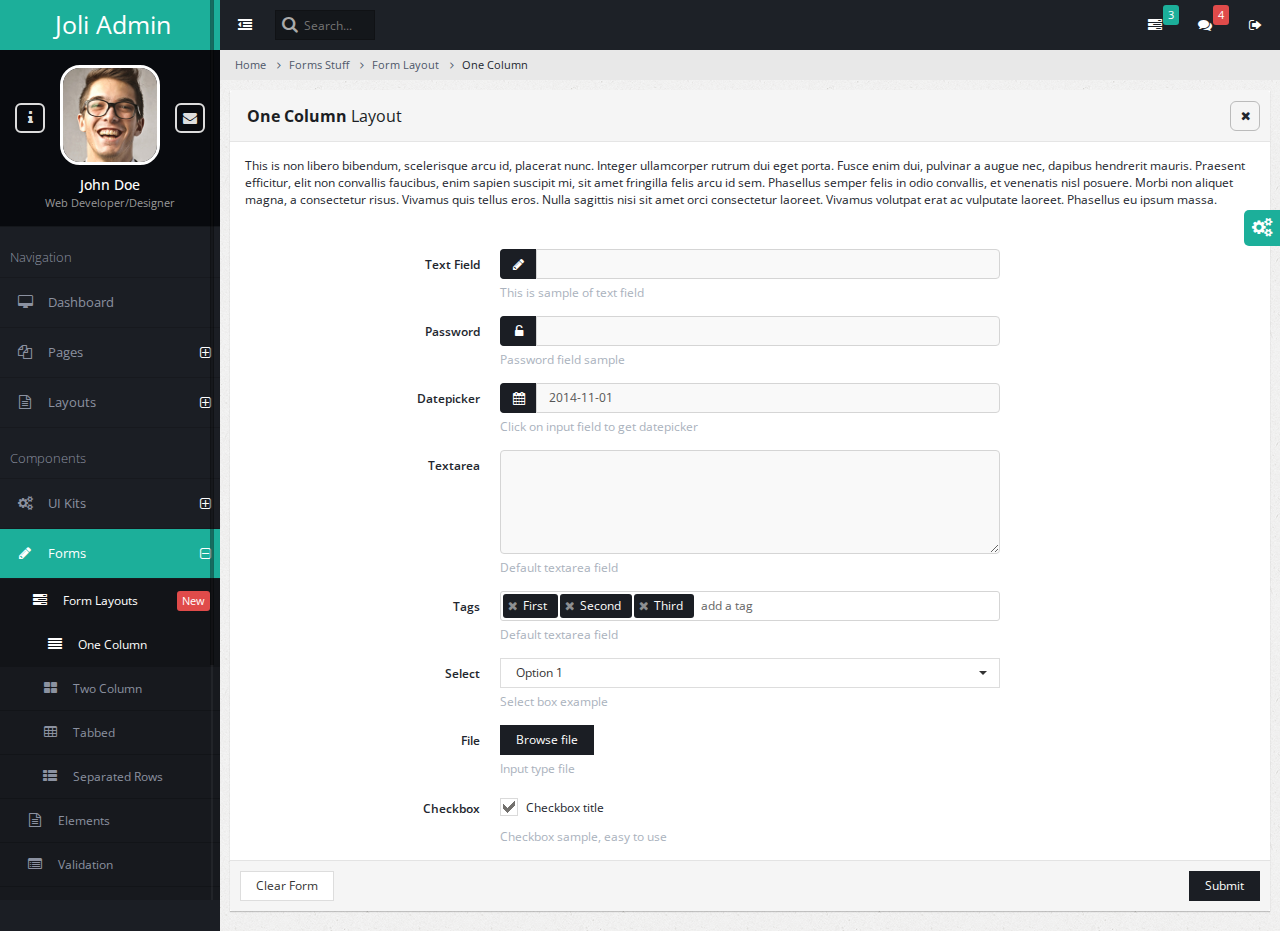
<file: src/main/resources/static/form-layouts-one-column.html>
<!DOCTYPE html>
<html lang="en">
    <head>        
        <!-- META SECTION -->
        <title>Joli Admin - Responsive Bootstrap Admin Template</title>            
        <meta http-equiv="Content-Type" content="text/html; charset=utf-8" />
        <meta http-equiv="X-UA-Compatible" content="IE=edge" />
        <meta name="viewport" content="width=device-width, initial-scale=1" />
        
        <link rel="icon" href="favicon.ico" type="image/x-icon" />
        <!-- END META SECTION -->
                        
        <!-- CSS INCLUDE -->        
        <link rel="stylesheet" type="text/css" id="theme" href="css/theme-default.css"/>
        <!-- EOF CSS INCLUDE -->                   
    </head>
    <body>
        <!-- START PAGE CONTAINER -->
        <div class="page-container">
            
            <!-- START PAGE SIDEBAR -->
            <div class="page-sidebar">
                <!-- START X-NAVIGATION -->
                <ul class="x-navigation">
                    <li class="xn-logo">
                        <a href="index.html">Joli Admin</a>
                        <a href="#" class="x-navigation-control"></a>
                    </li>
                    <li class="xn-profile">
                        <a href="#" class="profile-mini">
                            <img src="assets/images/users/avatar.jpg" alt="John Doe"/>
                        </a>
                        <div class="profile">
                            <div class="profile-image">
                                <img src="assets/images/users/avatar.jpg" alt="John Doe"/>
                            </div>
                            <div class="profile-data">
                                <div class="profile-data-name">John Doe</div>
                                <div class="profile-data-title">Web Developer/Designer</div>
                            </div>
                            <div class="profile-controls">
                                <a href="pages-profile.html" class="profile-control-left"><span class="fa fa-info"></span></a>
                                <a href="pages-messages.html" class="profile-control-right"><span class="fa fa-envelope"></span></a>
                            </div>
                        </div>                                                                        
                    </li>
                    <li class="xn-title">Navigation</li>                    
                    <li>
                        <a href="index.html"><span class="fa fa-desktop"></span> <span class="xn-text">Dashboard</span></a>
                    </li>
                    <li class="xn-openable">
                        <a href="#"><span class="fa fa-files-o"></span> <span class="xn-text">Pages</span></a>
                        <ul>
                            <li><a href="pages-gallery.html"><span class="fa fa-image"></span> Gallery</a></li>
                            <li><a href="pages-profile.html"><span class="fa fa-user"></span> Profile</a></li>
                            <li><a href="pages-address-book.html"><span class="fa fa-users"></span> Address Book</a></li>
                            <li class="xn-openable">
                                <a href="#"><span class="fa fa-clock-o"></span> Timeline</a>
                                <ul>
                                    <li><a href="pages-timeline.html"><span class="fa fa-align-center"></span> Default</a></li>
                                    <li><a href="pages-timeline-simple.html"><span class="fa fa-align-justify"></span> Full Width</a></li>
                                </ul>
                            </li>
                            <li class="xn-openable">
                                <a href="#"><span class="fa fa-envelope"></span> Mailbox</a>
                                <ul>
                                    <li><a href="pages-mailbox-inbox.html"><span class="fa fa-inbox"></span> Inbox</a></li>
                                    <li><a href="pages-mailbox-message.html"><span class="fa fa-file-text"></span> Message</a></li>
                                    <li><a href="pages-mailbox-compose.html"><span class="fa fa-pencil"></span> Compose</a></li>
                                </ul>
                            </li>
                            <li><a href="pages-messages.html"><span class="fa fa-comments"></span> Messages</a></li>
                            <li><a href="pages-calendar.html"><span class="fa fa-calendar"></span> Calendar</a></li>
                            <li><a href="pages-tasks.html"><span class="fa fa-edit"></span> Tasks</a></li>
                            <li><a href="pages-content-table.html"><span class="fa fa-columns"></span> Content Table</a></li>
                            <li><a href="pages-faq.html"><span class="fa fa-question-circle"></span> FAQ</a></li>
                            <li><a href="pages-search.html"><span class="fa fa-search"></span> Search</a></li>
                            <li class="xn-openable">
                                <a href="#"><span class="fa fa-file"></span> Blog</a>
                                
                                <ul>                                    
                                    <li><a href="pages-blog-list.html"><span class="fa fa-copy"></span> List of Posts</a></li>
                                    <li><a href="pages-blog-post.html"><span class="fa fa-file-o"></span>Single Post</a></li>
                                </ul>
                            </li>
                            <li class="xn-openable">
                                <a href="#"><span class="fa fa-sign-in"></span> Login</a>
                                <ul>                                    
                                    <li><a href="pages-login.html">App Login</a></li>
                                    <li><a href="pages-login-website.html">Website Login</a></li>
                                    <li><a href="pages-login-website-light.html"> Website Login Light</a></li>
                                </ul>
                            </li>                            
                            <li class="xn-openable">
                                <a href="#"><span class="fa fa-warning"></span> Error Pages</a>
                                <ul>                                    
                                    <li><a href="pages-error-404.html">Error 404 Sample 1</a></li>
                                    <li><a href="pages-error-404-2.html">Error 404 Sample 2</a></li>
                                    <li><a href="pages-error-500.html"> Error 500</a></li>
                                </ul>
                            </li>                            
                        </ul>
                    </li>
                    <li class="xn-openable">
                        <a href="#"><span class="fa fa-file-text-o"></span> <span class="xn-text">Layouts</span></a>
                        <ul>
                            <li><a href="layout-boxed.html">Boxed</a></li>
                            <li><a href="layout-nav-toggled.html">Navigation Toggled</a></li>
                            <li><a href="layout-nav-top.html">Navigation Top</a></li>
                            <li><a href="layout-nav-right.html">Navigation Right</a></li>
                            <li><a href="layout-nav-top-fixed.html">Top Navigation Fixed</a></li>                            
                            <li><a href="layout-nav-custom.html">Custom Navigation</a></li>
                            <li><a href="layout-frame-left.html">Frame Left Column</a></li>
                            <li><a href="layout-frame-right.html">Frame Right Column</a></li>
                            <li><a href="layout-search-left.html">Search Left Side</a></li>
                            <li><a href="blank.html">Blank Page</a></li>
                        </ul>
                    </li>              
                    <li class="xn-title">Components</li>                    
                    <li class="xn-openable">
                        <a href="#"><span class="fa fa-cogs"></span> <span class="xn-text">UI Kits</span></a>
                        <ul>
                            <li><a href="ui-widgets.html"><span class="fa fa-heart"></span> Widgets</a></li>                            
                            <li><a href="ui-elements.html"><span class="fa fa-cogs"></span> Elements</a></li>
                            <li><a href="ui-buttons.html"><span class="fa fa-square-o"></span> Buttons</a></li>                            
                            <li><a href="ui-panels.html"><span class="fa fa-pencil-square-o"></span> Panels</a></li>
                            <li><a href="ui-icons.html"><span class="fa fa-magic"></span> Icons</a><div class="informer informer-warning">+679</div></li>
                            <li><a href="ui-typography.html"><span class="fa fa-pencil"></span> Typography</a></li>
                            <li><a href="ui-portlet.html"><span class="fa fa-th"></span> Portlet</a></li>
                            <li><a href="ui-sliders.html"><span class="fa fa-arrows-h"></span> Sliders</a></li>
                            <li><a href="ui-alerts-popups.html"><span class="fa fa-warning"></span> Alerts & Popups</a></li>                            
                            <li><a href="ui-lists.html"><span class="fa fa-list-ul"></span> Lists</a></li>
                            <li><a href="ui-tour.html"><span class="fa fa-random"></span> Tour</a></li>
                        </ul>
                    </li>                    
                    <li class="xn-openable active">
                        <a href="#"><span class="fa fa-pencil"></span> <span class="xn-text">Forms</span></a>
                        <ul>
                            <li class="active">
                                <a href="form-layouts-two-column.html"><span class="fa fa-tasks"></span> Form Layouts</a>
                                <div class="informer informer-danger">New</div>
                                <ul>
                                    <li class="active"><a href="form-layouts-one-column.html"><span class="fa fa-align-justify"></span> One Column</a></li>
                                    <li><a href="form-layouts-two-column.html"><span class="fa fa-th-large"></span> Two Column</a></li>
                                    <li><a href="form-layouts-tabbed.html"><span class="fa fa-table"></span> Tabbed</a></li>
                                    <li><a href="form-layouts-separated.html"><span class="fa fa-th-list"></span> Separated Rows</a></li>
                                </ul> 
                            </li>
                            <li><a href="form-elements.html"><span class="fa fa-file-text-o"></span> Elements</a></li>
                            <li><a href="form-validation.html"><span class="fa fa-list-alt"></span> Validation</a></li>
                            <li><a href="form-wizards.html"><span class="fa fa-arrow-right"></span> Wizards</a></li>
                            <li><a href="form-editors.html"><span class="fa fa-text-width"></span> WYSIWYG Editors</a></li>
                            <li><a href="form-file-handling.html"><span class="fa fa-floppy-o"></span> File Handling</a></li>
                        </ul>
                    </li>
                    <li class="xn-openable">
                        <a href="tables.html"><span class="fa fa-table"></span> <span class="xn-text">Tables</span></a>
                        <ul>                            
                            <li><a href="table-basic.html"><span class="fa fa-align-justify"></span> Basic</a></li>
                            <li><a href="table-datatables.html"><span class="fa fa-sort-alpha-desc"></span> Data Tables</a></li>
                            <li><a href="table-export.html"><span class="fa fa-download"></span> Export Tables</a></li>                            
                        </ul>
                    </li>
                    <li class="xn-openable">
                        <a href="#"><span class="fa fa-bar-chart-o"></span> <span class="xn-text">Charts</span></a>
                        <ul>
                            <li><a href="charts-morris.html"><span class="xn-text">Morris</span></a></li>
                            <li><a href="charts-nvd3.html"><span class="xn-text">NVD3</span></a></li>
                            <li><a href="charts-rickshaw.html"><span class="xn-text">Rickshaw</span></a></li>
                            <li><a href="charts-other.html"><span class="xn-text">Other</span></a></li>
                        </ul>
                    </li>   
                    <li>
                        <a href="maps.html"><span class="fa fa-map-marker"></span> <span class="xn-text">Maps</span></a>
                    </li>                    
                    <li class="xn-openable">
                        <a href="#"><span class="fa fa-sitemap"></span> <span class="xn-text">Navigation Levels</span></a>
                        <ul>                            
                            <li class="xn-openable">
                                <a href="#">Second Level</a>
                                <ul>
                                    <li class="xn-openable">
                                        <a href="#">Third Level</a>
                                        <ul>
                                            <li class="xn-openable">
                                                <a href="#">Fourth Level</a>
                                                <ul>
                                                    <li><a href="#">Fifth Level</a></li>
                                                </ul>
                                            </li>
                                        </ul>
                                    </li>
                                </ul>
                            </li>                            
                        </ul>
                    </li>                    
                </ul>
                <!-- END X-NAVIGATION -->
            </div>
            <!-- END PAGE SIDEBAR -->
            
            <!-- PAGE CONTENT -->
            <div class="page-content">
                
                <!-- START X-NAVIGATION VERTICAL -->
                <ul class="x-navigation x-navigation-horizontal x-navigation-panel">
                    <!-- TOGGLE NAVIGATION -->
                    <li class="xn-icon-button">
                        <a href="#" class="x-navigation-minimize"><span class="fa fa-dedent"></span></a>
                    </li>
                    <!-- END TOGGLE NAVIGATION -->
                    <!-- SEARCH -->
                    <li class="xn-search">
                        <form role="form">
                            <input type="text" name="search" placeholder="Search..."/>
                        </form>
                    </li>   
                    <!-- END SEARCH -->
                    <!-- SIGN OUT -->
                    <li class="xn-icon-button pull-right">
                        <a href="#" class="mb-control" data-box="#mb-signout"><span class="fa fa-sign-out"></span></a>                        
                    </li> 
                    <!-- END SIGN OUT -->
                    <!-- MESSAGES -->
                    <li class="xn-icon-button pull-right">
                        <a href="#"><span class="fa fa-comments"></span></a>
                        <div class="informer informer-danger">4</div>
                        <div class="panel panel-primary animated zoomIn xn-drop-left xn-panel-dragging">
                            <div class="panel-heading">
                                <h3 class="panel-title"><span class="fa fa-comments"></span> Messages</h3>                                
                                <div class="pull-right">
                                    <span class="label label-danger">4 new</span>
                                </div>
                            </div>
                            <div class="panel-body list-group list-group-contacts scroll" style="height: 200px;">
                                <a href="#" class="list-group-item">
                                    <div class="list-group-status status-online"></div>
                                    <img src="assets/images/users/user2.jpg" class="pull-left" alt="John Doe"/>
                                    <span class="contacts-title">John Doe</span>
                                    <p>Praesent placerat tellus id augue condimentum</p>
                                </a>
                                <a href="#" class="list-group-item">
                                    <div class="list-group-status status-away"></div>
                                    <img src="assets/images/users/user.jpg" class="pull-left" alt="Dmitry Ivaniuk"/>
                                    <span class="contacts-title">Dmitry Ivaniuk</span>
                                    <p>Donec risus sapien, sagittis et magna quis</p>
                                </a>
                                <a href="#" class="list-group-item">
                                    <div class="list-group-status status-away"></div>
                                    <img src="assets/images/users/user3.jpg" class="pull-left" alt="Nadia Ali"/>
                                    <span class="contacts-title">Nadia Ali</span>
                                    <p>Mauris vel eros ut nunc rhoncus cursus sed</p>
                                </a>
                                <a href="#" class="list-group-item">
                                    <div class="list-group-status status-offline"></div>
                                    <img src="assets/images/users/user6.jpg" class="pull-left" alt="Darth Vader"/>
                                    <span class="contacts-title">Darth Vader</span>
                                    <p>I want my money back!</p>
                                </a>
                            </div>     
                            <div class="panel-footer text-center">
                                <a href="pages-messages.html">Show all messages</a>
                            </div>                            
                        </div>                        
                    </li>
                    <!-- END MESSAGES -->
                    <!-- TASKS -->
                    <li class="xn-icon-button pull-right">
                        <a href="#"><span class="fa fa-tasks"></span></a>
                        <div class="informer informer-warning">3</div>
                        <div class="panel panel-primary animated zoomIn xn-drop-left xn-panel-dragging">
                            <div class="panel-heading">
                                <h3 class="panel-title"><span class="fa fa-tasks"></span> Tasks</h3>                                
                                <div class="pull-right">
                                    <span class="label label-warning">3 active</span>
                                </div>
                            </div>
                            <div class="panel-body list-group scroll" style="height: 200px;">                                
                                <a class="list-group-item" href="#">
                                    <strong>Phasellus augue arcu, elementum</strong>
                                    <div class="progress progress-small progress-striped active">
                                        <div class="progress-bar progress-bar-danger" role="progressbar" aria-valuenow="50" aria-valuemin="0" aria-valuemax="100" style="width: 50%;">50%</div>
                                    </div>
                                    <small class="text-muted">John Doe, 25 Sep 2014 / 50%</small>
                                </a>
                                <a class="list-group-item" href="#">
                                    <strong>Aenean ac cursus</strong>
                                    <div class="progress progress-small progress-striped active">
                                        <div class="progress-bar progress-bar-warning" role="progressbar" aria-valuenow="80" aria-valuemin="0" aria-valuemax="100" style="width: 80%;">80%</div>
                                    </div>
                                    <small class="text-muted">Dmitry Ivaniuk, 24 Sep 2014 / 80%</small>
                                </a>
                                <a class="list-group-item" href="#">
                                    <strong>Lorem ipsum dolor</strong>
                                    <div class="progress progress-small progress-striped active">
                                        <div class="progress-bar progress-bar-success" role="progressbar" aria-valuenow="95" aria-valuemin="0" aria-valuemax="100" style="width: 95%;">95%</div>
                                    </div>
                                    <small class="text-muted">John Doe, 23 Sep 2014 / 95%</small>
                                </a>
                                <a class="list-group-item" href="#">
                                    <strong>Cras suscipit ac quam at tincidunt.</strong>
                                    <div class="progress progress-small">
                                        <div class="progress-bar" role="progressbar" aria-valuenow="100" aria-valuemin="0" aria-valuemax="100" style="width: 100%;">100%</div>
                                    </div>
                                    <small class="text-muted">John Doe, 21 Sep 2014 /</small><small class="text-success"> Done</small>
                                </a>                                
                            </div>     
                            <div class="panel-footer text-center">
                                <a href="pages-tasks.html">Show all tasks</a>
                            </div>                            
                        </div>                        
                    </li>
                    <!-- END TASKS -->
                </ul>
                <!-- END X-NAVIGATION VERTICAL -->                   
                
                <!-- START BREADCRUMB -->
                <ul class="breadcrumb">
                    <li><a href="#">Home</a></li>
                    <li><a href="#">Forms Stuff</a></li>
                    <li><a href="#">Form Layout</a></li>
                    <li class="active">One Column</li>
                </ul>
                <!-- END BREADCRUMB -->
                
                <!-- PAGE CONTENT WRAPPER -->
                <div class="page-content-wrap">
                
                    <div class="row">
                        <div class="col-md-12">
                            
                            <form class="form-horizontal">
                            <div class="panel panel-default">
                                <div class="panel-heading">
                                    <h3 class="panel-title"><strong>One Column</strong> Layout</h3>
                                    <ul class="panel-controls">
                                        <li><a href="#" class="panel-remove"><span class="fa fa-times"></span></a></li>
                                    </ul>
                                </div>
                                <div class="panel-body">
                                    <p>This is non libero bibendum, scelerisque arcu id, placerat nunc. Integer ullamcorper rutrum dui eget porta. Fusce enim dui, pulvinar a augue nec, dapibus hendrerit mauris. Praesent efficitur, elit non convallis faucibus, enim sapien suscipit mi, sit amet fringilla felis arcu id sem. Phasellus semper felis in odio convallis, et venenatis nisl posuere. Morbi non aliquet magna, a consectetur risus. Vivamus quis tellus eros. Nulla sagittis nisi sit amet orci consectetur laoreet. Vivamus volutpat erat ac vulputate laoreet. Phasellus eu ipsum massa.</p>
                                </div>
                                <div class="panel-body">                                                                        
                                    
                                    <div class="form-group">
                                        <label class="col-md-3 col-xs-12 control-label">Text Field</label>
                                        <div class="col-md-6 col-xs-12">                                            
                                            <div class="input-group">
                                                <span class="input-group-addon"><span class="fa fa-pencil"></span></span>
                                                <input type="text" class="form-control"/>
                                            </div>                                            
                                            <span class="help-block">This is sample of text field</span>
                                        </div>
                                    </div>
                                    
                                    <div class="form-group">                                        
                                        <label class="col-md-3 col-xs-12 control-label">Password</label>
                                        <div class="col-md-6 col-xs-12">
                                            <div class="input-group">
                                                <span class="input-group-addon"><span class="fa fa-unlock-alt"></span></span>
                                                <input type="password" class="form-control"/>
                                            </div>            
                                            <span class="help-block">Password field sample</span>
                                        </div>
                                    </div>
                                    
                                    <div class="form-group">                                        
                                        <label class="col-md-3 col-xs-12 control-label">Datepicker</label>
                                        <div class="col-md-6 col-xs-12">
                                            <div class="input-group">
                                                <span class="input-group-addon"><span class="fa fa-calendar"></span></span>
                                                <input type="text" class="form-control datepicker" value="2014-11-01">                                            
                                            </div>
                                            <span class="help-block">Click on input field to get datepicker</span>
                                        </div>
                                    </div>
                                    
                                    <div class="form-group">
                                        <label class="col-md-3 col-xs-12 control-label">Textarea</label>
                                        <div class="col-md-6 col-xs-12">                                            
                                            <textarea class="form-control" rows="5"></textarea>
                                            <span class="help-block">Default textarea field</span>
                                        </div>
                                    </div>
                                    
                                    <div class="form-group">
                                        <label class="col-md-3 col-xs-12 control-label">Tags</label>
                                        <div class="col-md-6 col-xs-12">                                                                                            
                                            <input type="text" class="tagsinput" value="First,Second,Third"/>
                                            <span class="help-block">Default textarea field</span>
                                        </div>
                                    </div>
                                    
                                    <div class="form-group">
                                        <label class="col-md-3 col-xs-12 control-label">Select</label>
                                        <div class="col-md-6 col-xs-12">                                                                                            
                                            <select class="form-control select">
                                                <option>Option 1</option>
                                                <option>Option 2</option>
                                                <option>Option 3</option>
                                                <option>Option 4</option>
                                                <option>Option 5</option>
                                            </select>
                                            <span class="help-block">Select box example</span>
                                        </div>
                                    </div>
                                    
                                    <div class="form-group">
                                        <label class="col-md-3 col-xs-12 control-label">File</label>
                                        <div class="col-md-6 col-xs-12">                                                                                                                                        
                                            <input type="file" class="fileinput btn-primary" name="filename" id="filename" title="Browse file"/>
                                            <span class="help-block">Input type file</span>
                                        </div>
                                    </div>
                                    
                                    <div class="form-group">
                                        <label class="col-md-3 col-xs-12 control-label">Checkbox</label>
                                        <div class="col-md-6 col-xs-12">                                                                                                                                        
                                            <label class="check"><input type="checkbox" class="icheckbox" checked="checked"/> Checkbox title</label>
                                            <span class="help-block">Checkbox sample, easy to use</span>
                                        </div>
                                    </div>

                                </div>
                                <div class="panel-footer">
                                    <button class="btn btn-default">Clear Form</button>                                    
                                    <button class="btn btn-primary pull-right">Submit</button>
                                </div>
                            </div>
                            </form>
                            
                        </div>
                    </div>                    
                    
                </div>
                <!-- END PAGE CONTENT WRAPPER -->                                                
            </div>            
            <!-- END PAGE CONTENT -->
        </div>
        <!-- END PAGE CONTAINER -->
        
        <!-- MESSAGE BOX-->
        <div class="message-box animated fadeIn" data-sound="alert" id="mb-signout">
            <div class="mb-container">
                <div class="mb-middle">
                    <div class="mb-title"><span class="fa fa-sign-out"></span> Log <strong>Out</strong> ?</div>
                    <div class="mb-content">
                        <p>Are you sure you want to log out?</p>                    
                        <p>Press No if youwant to continue work. Press Yes to logout current user.</p>
                    </div>
                    <div class="mb-footer">
                        <div class="pull-right">
                            <a href="pages-login.html" class="btn btn-success btn-lg">Yes</a>
                            <button class="btn btn-default btn-lg mb-control-close">No</button>
                        </div>
                    </div>
                </div>
            </div>
        </div>
        <!-- END MESSAGE BOX-->

        <!-- START PRELOADS -->
        <audio id="audio-alert" src="audio/alert.mp3" preload="auto"></audio>
        <audio id="audio-fail" src="audio/fail.mp3" preload="auto"></audio>
        <!-- END PRELOADS -->             
        
    <!-- START SCRIPTS -->
        <!-- START PLUGINS -->
        <script type="text/javascript" src="js/plugins/jquery/jquery.min.js"></script>
        <script type="text/javascript" src="js/plugins/jquery/jquery-ui.min.js"></script>
        <script type="text/javascript" src="js/plugins/bootstrap/bootstrap.min.js"></script>                
        <!-- END PLUGINS -->
        
        <!-- THIS PAGE PLUGINS -->
        <script type='text/javascript' src='js/plugins/icheck/icheck.min.js'></script>
        <script type="text/javascript" src="js/plugins/mcustomscrollbar/jquery.mCustomScrollbar.min.js"></script>
        
        <script type="text/javascript" src="js/plugins/bootstrap/bootstrap-datepicker.js"></script>                
        <script type="text/javascript" src="js/plugins/bootstrap/bootstrap-file-input.js"></script>
        <script type="text/javascript" src="js/plugins/bootstrap/bootstrap-select.js"></script>
        <script type="text/javascript" src="js/plugins/tagsinput/jquery.tagsinput.min.js"></script>
        <!-- END THIS PAGE PLUGINS -->       
        
        <!-- START TEMPLATE -->
        <script type="text/javascript" src="js/settings.js"></script>
        
        <script type="text/javascript" src="js/plugins.js"></script>        
        <script type="text/javascript" src="js/actions.js"></script>        
        <!-- END TEMPLATE -->
    <!-- END SCRIPTS -->                   
    </body>
</html>
</file>
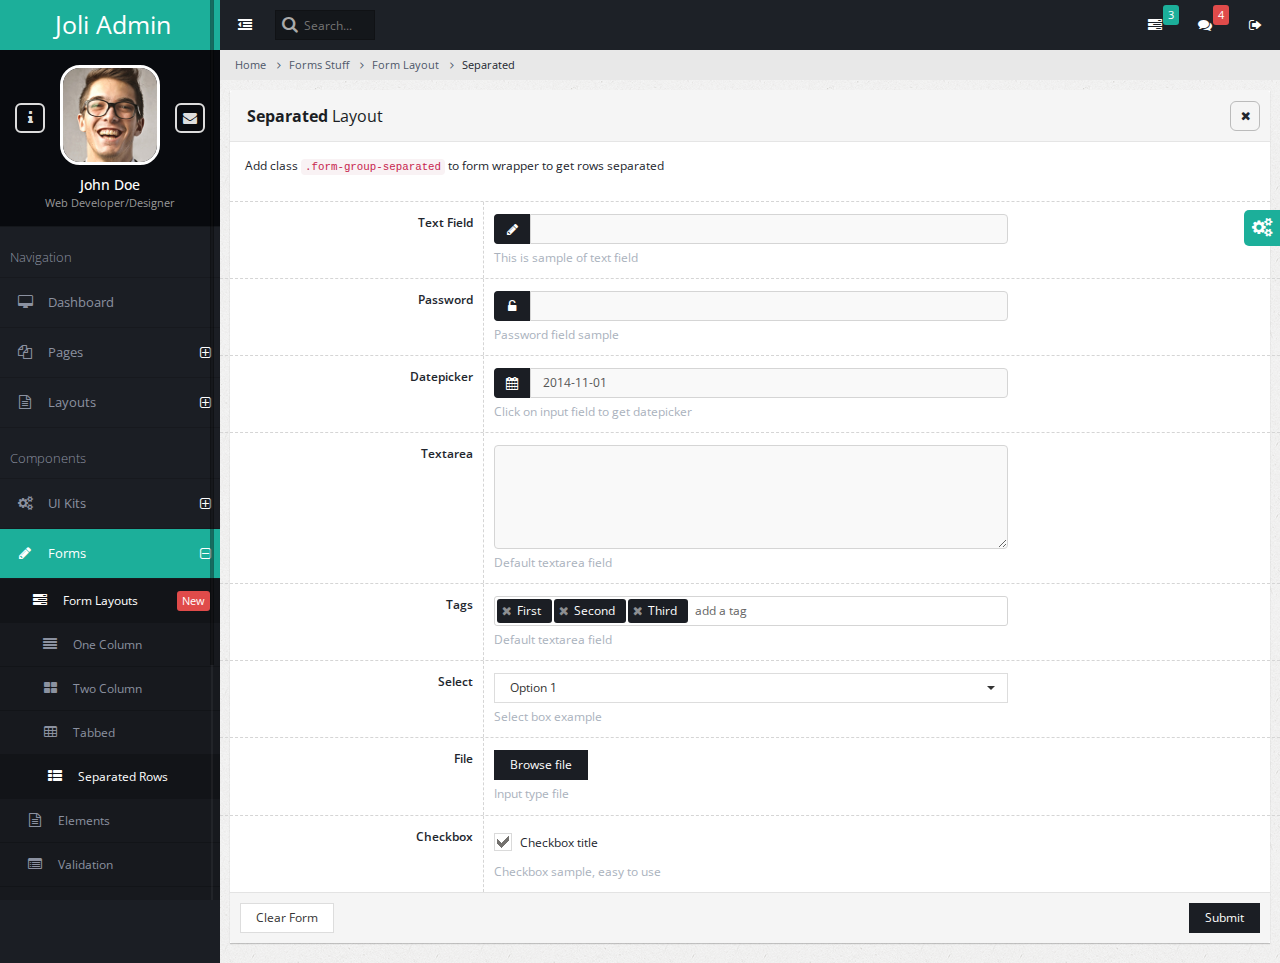
<file: src/main/resources/static/form-layouts-separated.html>
<!DOCTYPE html>
<html lang="en">
    <head>        
        <!-- META SECTION -->
        <title>Joli Admin - Responsive Bootstrap Admin Template</title>            
        <meta http-equiv="Content-Type" content="text/html; charset=utf-8" />
        <meta http-equiv="X-UA-Compatible" content="IE=edge" />
        <meta name="viewport" content="width=device-width, initial-scale=1" />
        
        <link rel="icon" href="favicon.ico" type="image/x-icon" />
        <!-- END META SECTION -->
                        
        <!-- CSS INCLUDE -->        
        <link rel="stylesheet" type="text/css" id="theme" href="css/theme-default.css"/>
        <!-- EOF CSS INCLUDE -->                  
    </head>
    <body>
        <!-- START PAGE CONTAINER -->
        <div class="page-container">
            
            <!-- START PAGE SIDEBAR -->
            <div class="page-sidebar">
                <!-- START X-NAVIGATION -->
                <ul class="x-navigation">
                    <li class="xn-logo">
                        <a href="index.html">Joli Admin</a>
                        <a href="#" class="x-navigation-control"></a>
                    </li>
                    <li class="xn-profile">
                        <a href="#" class="profile-mini">
                            <img src="assets/images/users/avatar.jpg" alt="John Doe"/>
                        </a>
                        <div class="profile">
                            <div class="profile-image">
                                <img src="assets/images/users/avatar.jpg" alt="John Doe"/>
                            </div>
                            <div class="profile-data">
                                <div class="profile-data-name">John Doe</div>
                                <div class="profile-data-title">Web Developer/Designer</div>
                            </div>
                            <div class="profile-controls">
                                <a href="pages-profile.html" class="profile-control-left"><span class="fa fa-info"></span></a>
                                <a href="pages-messages.html" class="profile-control-right"><span class="fa fa-envelope"></span></a>
                            </div>
                        </div>                                                                        
                    </li>
                    <li class="xn-title">Navigation</li>                    
                    <li>
                        <a href="index.html"><span class="fa fa-desktop"></span> <span class="xn-text">Dashboard</span></a>
                    </li>
                    <li class="xn-openable">
                        <a href="#"><span class="fa fa-files-o"></span> <span class="xn-text">Pages</span></a>
                        <ul>
                            <li><a href="pages-gallery.html"><span class="fa fa-image"></span> Gallery</a></li>
                            <li><a href="pages-profile.html"><span class="fa fa-user"></span> Profile</a></li>
                            <li><a href="pages-address-book.html"><span class="fa fa-users"></span> Address Book</a></li>
                            <li class="xn-openable">
                                <a href="#"><span class="fa fa-clock-o"></span> Timeline</a>
                                <ul>
                                    <li><a href="pages-timeline.html"><span class="fa fa-align-center"></span> Default</a></li>
                                    <li><a href="pages-timeline-simple.html"><span class="fa fa-align-justify"></span> Full Width</a></li>
                                </ul>
                            </li>
                            <li class="xn-openable">
                                <a href="#"><span class="fa fa-envelope"></span> Mailbox</a>
                                <ul>
                                    <li><a href="pages-mailbox-inbox.html"><span class="fa fa-inbox"></span> Inbox</a></li>
                                    <li><a href="pages-mailbox-message.html"><span class="fa fa-file-text"></span> Message</a></li>
                                    <li><a href="pages-mailbox-compose.html"><span class="fa fa-pencil"></span> Compose</a></li>
                                </ul>
                            </li>
                            <li><a href="pages-messages.html"><span class="fa fa-comments"></span> Messages</a></li>
                            <li><a href="pages-calendar.html"><span class="fa fa-calendar"></span> Calendar</a></li>
                            <li><a href="pages-tasks.html"><span class="fa fa-edit"></span> Tasks</a></li>
                            <li><a href="pages-content-table.html"><span class="fa fa-columns"></span> Content Table</a></li>
                            <li><a href="pages-faq.html"><span class="fa fa-question-circle"></span> FAQ</a></li>
                            <li><a href="pages-search.html"><span class="fa fa-search"></span> Search</a></li>
                            <li class="xn-openable">
                                <a href="#"><span class="fa fa-file"></span> Blog</a>
                                
                                <ul>                                    
                                    <li><a href="pages-blog-list.html"><span class="fa fa-copy"></span> List of Posts</a></li>
                                    <li><a href="pages-blog-post.html"><span class="fa fa-file-o"></span>Single Post</a></li>
                                </ul>
                            </li>
                            <li class="xn-openable">
                                <a href="#"><span class="fa fa-sign-in"></span> Login</a>
                                <ul>                                    
                                    <li><a href="pages-login.html">App Login</a></li>
                                    <li><a href="pages-login-website.html">Website Login</a></li>
                                    <li><a href="pages-login-website-light.html"> Website Login Light</a></li>
                                </ul>
                            </li>                            
                            <li class="xn-openable">
                                <a href="#"><span class="fa fa-warning"></span> Error Pages</a>
                                <ul>                                    
                                    <li><a href="pages-error-404.html">Error 404 Sample 1</a></li>
                                    <li><a href="pages-error-404-2.html">Error 404 Sample 2</a></li>
                                    <li><a href="pages-error-500.html"> Error 500</a></li>
                                </ul>
                            </li>                            
                        </ul>
                    </li>
                    <li class="xn-openable">
                        <a href="#"><span class="fa fa-file-text-o"></span> <span class="xn-text">Layouts</span></a>
                        <ul>
                            <li><a href="layout-boxed.html">Boxed</a></li>
                            <li><a href="layout-nav-toggled.html">Navigation Toggled</a></li>
                            <li><a href="layout-nav-top.html">Navigation Top</a></li>
                            <li><a href="layout-nav-right.html">Navigation Right</a></li>
                            <li><a href="layout-nav-top-fixed.html">Top Navigation Fixed</a></li>                            
                            <li><a href="layout-nav-custom.html">Custom Navigation</a></li>
                            <li><a href="layout-frame-left.html">Frame Left Column</a></li>
                            <li><a href="layout-frame-right.html">Frame Right Column</a></li>
                            <li><a href="layout-search-left.html">Search Left Side</a></li>
                            <li><a href="blank.html">Blank Page</a></li>
                        </ul>
                    </li>              
                    <li class="xn-title">Components</li>                    
                    <li class="xn-openable">
                        <a href="#"><span class="fa fa-cogs"></span> <span class="xn-text">UI Kits</span></a>
                        <ul>
                            <li><a href="ui-widgets.html"><span class="fa fa-heart"></span> Widgets</a></li>                            
                            <li><a href="ui-elements.html"><span class="fa fa-cogs"></span> Elements</a></li>
                            <li><a href="ui-buttons.html"><span class="fa fa-square-o"></span> Buttons</a></li>                            
                            <li><a href="ui-panels.html"><span class="fa fa-pencil-square-o"></span> Panels</a></li>
                            <li><a href="ui-icons.html"><span class="fa fa-magic"></span> Icons</a><div class="informer informer-warning">+679</div></li>
                            <li><a href="ui-typography.html"><span class="fa fa-pencil"></span> Typography</a></li>
                            <li><a href="ui-portlet.html"><span class="fa fa-th"></span> Portlet</a></li>
                            <li><a href="ui-sliders.html"><span class="fa fa-arrows-h"></span> Sliders</a></li>
                            <li><a href="ui-alerts-popups.html"><span class="fa fa-warning"></span> Alerts & Popups</a></li>                            
                            <li><a href="ui-lists.html"><span class="fa fa-list-ul"></span> Lists</a></li>
                            <li><a href="ui-tour.html"><span class="fa fa-random"></span> Tour</a></li>
                        </ul>
                    </li>                    
                    <li class="xn-openable active">
                        <a href="#"><span class="fa fa-pencil"></span> <span class="xn-text">Forms</span></a>
                        <ul>
                            <li class="active">
                                <a href="form-layouts-two-column.html"><span class="fa fa-tasks"></span> Form Layouts</a>
                                <div class="informer informer-danger">New</div>
                                <ul>
                                    <li><a href="form-layouts-one-column.html"><span class="fa fa-align-justify"></span> One Column</a></li>
                                    <li><a href="form-layouts-two-column.html"><span class="fa fa-th-large"></span> Two Column</a></li>
                                    <li><a href="form-layouts-tabbed.html"><span class="fa fa-table"></span> Tabbed</a></li>
                                    <li class="active"><a href="form-layouts-separated.html"><span class="fa fa-th-list"></span> Separated Rows</a></li>
                                </ul> 
                            </li>
                            <li><a href="form-elements.html"><span class="fa fa-file-text-o"></span> Elements</a></li>
                            <li><a href="form-validation.html"><span class="fa fa-list-alt"></span> Validation</a></li>
                            <li><a href="form-wizards.html"><span class="fa fa-arrow-right"></span> Wizards</a></li>
                            <li><a href="form-editors.html"><span class="fa fa-text-width"></span> WYSIWYG Editors</a></li>
                            <li><a href="form-file-handling.html"><span class="fa fa-floppy-o"></span> File Handling</a></li>
                        </ul>
                    </li>
                    <li class="xn-openable">
                        <a href="tables.html"><span class="fa fa-table"></span> <span class="xn-text">Tables</span></a>
                        <ul>                            
                            <li><a href="table-basic.html"><span class="fa fa-align-justify"></span> Basic</a></li>
                            <li><a href="table-datatables.html"><span class="fa fa-sort-alpha-desc"></span> Data Tables</a></li>
                            <li><a href="table-export.html"><span class="fa fa-download"></span> Export Tables</a></li>                            
                        </ul>
                    </li>
                    <li class="xn-openable">
                        <a href="#"><span class="fa fa-bar-chart-o"></span> <span class="xn-text">Charts</span></a>
                        <ul>
                            <li><a href="charts-morris.html"><span class="xn-text">Morris</span></a></li>
                            <li><a href="charts-nvd3.html"><span class="xn-text">NVD3</span></a></li>
                            <li><a href="charts-rickshaw.html"><span class="xn-text">Rickshaw</span></a></li>
                            <li><a href="charts-other.html"><span class="xn-text">Other</span></a></li>
                        </ul>
                    </li>   
                    <li>
                        <a href="maps.html"><span class="fa fa-map-marker"></span> <span class="xn-text">Maps</span></a>
                    </li>                    
                    <li class="xn-openable">
                        <a href="#"><span class="fa fa-sitemap"></span> <span class="xn-text">Navigation Levels</span></a>
                        <ul>                            
                            <li class="xn-openable">
                                <a href="#">Second Level</a>
                                <ul>
                                    <li class="xn-openable">
                                        <a href="#">Third Level</a>
                                        <ul>
                                            <li class="xn-openable">
                                                <a href="#">Fourth Level</a>
                                                <ul>
                                                    <li><a href="#">Fifth Level</a></li>
                                                </ul>
                                            </li>
                                        </ul>
                                    </li>
                                </ul>
                            </li>                            
                        </ul>
                    </li>                    
                </ul>
                <!-- END X-NAVIGATION -->
            </div>
            <!-- END PAGE SIDEBAR -->
            
            <!-- PAGE CONTENT -->
            <div class="page-content">
                
                <!-- START X-NAVIGATION VERTICAL -->
                <ul class="x-navigation x-navigation-horizontal x-navigation-panel">
                    <!-- TOGGLE NAVIGATION -->
                    <li class="xn-icon-button">
                        <a href="#" class="x-navigation-minimize"><span class="fa fa-dedent"></span></a>
                    </li>
                    <!-- END TOGGLE NAVIGATION -->
                    <!-- SEARCH -->
                    <li class="xn-search">
                        <form role="form">
                            <input type="text" name="search" placeholder="Search..."/>
                        </form>
                    </li>   
                    <!-- END SEARCH -->
                    <!-- SIGN OUT -->
                    <li class="xn-icon-button pull-right">
                        <a href="#" class="mb-control" data-box="#mb-signout"><span class="fa fa-sign-out"></span></a>                        
                    </li> 
                    <!-- END SIGN OUT -->
                    <!-- MESSAGES -->
                    <li class="xn-icon-button pull-right">
                        <a href="#"><span class="fa fa-comments"></span></a>
                        <div class="informer informer-danger">4</div>
                        <div class="panel panel-primary animated zoomIn xn-drop-left xn-panel-dragging">
                            <div class="panel-heading">
                                <h3 class="panel-title"><span class="fa fa-comments"></span> Messages</h3>                                
                                <div class="pull-right">
                                    <span class="label label-danger">4 new</span>
                                </div>
                            </div>
                            <div class="panel-body list-group list-group-contacts scroll" style="height: 200px;">
                                <a href="#" class="list-group-item">
                                    <div class="list-group-status status-online"></div>
                                    <img src="assets/images/users/user2.jpg" class="pull-left" alt="John Doe"/>
                                    <span class="contacts-title">John Doe</span>
                                    <p>Praesent placerat tellus id augue condimentum</p>
                                </a>
                                <a href="#" class="list-group-item">
                                    <div class="list-group-status status-away"></div>
                                    <img src="assets/images/users/user.jpg" class="pull-left" alt="Dmitry Ivaniuk"/>
                                    <span class="contacts-title">Dmitry Ivaniuk</span>
                                    <p>Donec risus sapien, sagittis et magna quis</p>
                                </a>
                                <a href="#" class="list-group-item">
                                    <div class="list-group-status status-away"></div>
                                    <img src="assets/images/users/user3.jpg" class="pull-left" alt="Nadia Ali"/>
                                    <span class="contacts-title">Nadia Ali</span>
                                    <p>Mauris vel eros ut nunc rhoncus cursus sed</p>
                                </a>
                                <a href="#" class="list-group-item">
                                    <div class="list-group-status status-offline"></div>
                                    <img src="assets/images/users/user6.jpg" class="pull-left" alt="Darth Vader"/>
                                    <span class="contacts-title">Darth Vader</span>
                                    <p>I want my money back!</p>
                                </a>
                            </div>     
                            <div class="panel-footer text-center">
                                <a href="pages-messages.html">Show all messages</a>
                            </div>                            
                        </div>                        
                    </li>
                    <!-- END MESSAGES -->
                    <!-- TASKS -->
                    <li class="xn-icon-button pull-right">
                        <a href="#"><span class="fa fa-tasks"></span></a>
                        <div class="informer informer-warning">3</div>
                        <div class="panel panel-primary animated zoomIn xn-drop-left xn-panel-dragging">
                            <div class="panel-heading">
                                <h3 class="panel-title"><span class="fa fa-tasks"></span> Tasks</h3>                                
                                <div class="pull-right">
                                    <span class="label label-warning">3 active</span>
                                </div>
                            </div>
                            <div class="panel-body list-group scroll" style="height: 200px;">                                
                                <a class="list-group-item" href="#">
                                    <strong>Phasellus augue arcu, elementum</strong>
                                    <div class="progress progress-small progress-striped active">
                                        <div class="progress-bar progress-bar-danger" role="progressbar" aria-valuenow="50" aria-valuemin="0" aria-valuemax="100" style="width: 50%;">50%</div>
                                    </div>
                                    <small class="text-muted">John Doe, 25 Sep 2014 / 50%</small>
                                </a>
                                <a class="list-group-item" href="#">
                                    <strong>Aenean ac cursus</strong>
                                    <div class="progress progress-small progress-striped active">
                                        <div class="progress-bar progress-bar-warning" role="progressbar" aria-valuenow="80" aria-valuemin="0" aria-valuemax="100" style="width: 80%;">80%</div>
                                    </div>
                                    <small class="text-muted">Dmitry Ivaniuk, 24 Sep 2014 / 80%</small>
                                </a>
                                <a class="list-group-item" href="#">
                                    <strong>Lorem ipsum dolor</strong>
                                    <div class="progress progress-small progress-striped active">
                                        <div class="progress-bar progress-bar-success" role="progressbar" aria-valuenow="95" aria-valuemin="0" aria-valuemax="100" style="width: 95%;">95%</div>
                                    </div>
                                    <small class="text-muted">John Doe, 23 Sep 2014 / 95%</small>
                                </a>
                                <a class="list-group-item" href="#">
                                    <strong>Cras suscipit ac quam at tincidunt.</strong>
                                    <div class="progress progress-small">
                                        <div class="progress-bar" role="progressbar" aria-valuenow="100" aria-valuemin="0" aria-valuemax="100" style="width: 100%;">100%</div>
                                    </div>
                                    <small class="text-muted">John Doe, 21 Sep 2014 /</small><small class="text-success"> Done</small>
                                </a>                                
                            </div>     
                            <div class="panel-footer text-center">
                                <a href="pages-tasks.html">Show all tasks</a>
                            </div>                            
                        </div>                        
                    </li>
                    <!-- END TASKS -->
                </ul>
                <!-- END X-NAVIGATION VERTICAL -->                   
                
                <!-- START BREADCRUMB -->
                <ul class="breadcrumb">
                    <li><a href="#">Home</a></li>
                    <li><a href="#">Forms Stuff</a></li>
                    <li><a href="#">Form Layout</a></li>
                    <li class="active">Separated</li>
                </ul>
                <!-- END BREADCRUMB -->
                
                <!-- PAGE CONTENT WRAPPER -->
                <div class="page-content-wrap">
                
                    <div class="row">
                        <div class="col-md-12">
                            
                            <form class="form-horizontal">
                            <div class="panel panel-default">
                                <div class="panel-heading">
                                    <h3 class="panel-title"><strong>Separated</strong> Layout</h3>
                                    <ul class="panel-controls">
                                        <li><a href="#" class="panel-remove"><span class="fa fa-times"></span></a></li>
                                    </ul>
                                </div>
                                <div class="panel-body">
                                    <p>Add class <code>.form-group-separated</code> to form wrapper to get rows separated</p>
                                </div>
                                <div class="panel-body form-group-separated">
                                    
                                    <div class="form-group">
                                        <label class="col-md-3 col-xs-12 control-label">Text Field</label>
                                        <div class="col-md-6 col-xs-12">                                            
                                            <div class="input-group">
                                                <span class="input-group-addon"><span class="fa fa-pencil"></span></span>
                                                <input type="text" class="form-control"/>
                                            </div>                                            
                                            <span class="help-block">This is sample of text field</span>
                                        </div>
                                    </div>
                                    
                                    <div class="form-group">                                        
                                        <label class="col-md-3 col-xs-12 control-label">Password</label>
                                        <div class="col-md-6 col-xs-12">
                                            <div class="input-group">
                                                <span class="input-group-addon"><span class="fa fa-unlock-alt"></span></span>
                                                <input type="password" class="form-control"/>
                                            </div>            
                                            <span class="help-block">Password field sample</span>
                                        </div>
                                    </div>
                                    
                                    <div class="form-group">                                        
                                        <label class="col-md-3 col-xs-12 control-label">Datepicker</label>
                                        <div class="col-md-6 col-xs-12">
                                            <div class="input-group">
                                                <span class="input-group-addon"><span class="fa fa-calendar"></span></span>
                                                <input type="text" class="form-control datepicker" value="2014-11-01">                                            
                                            </div>
                                            <span class="help-block">Click on input field to get datepicker</span>
                                        </div>
                                    </div>
                                    
                                    <div class="form-group">
                                        <label class="col-md-3 col-xs-12 control-label">Textarea</label>
                                        <div class="col-md-6 col-xs-12">                                            
                                            <textarea class="form-control" rows="5"></textarea>
                                            <span class="help-block">Default textarea field</span>
                                        </div>
                                    </div>
                                    
                                    <div class="form-group">
                                        <label class="col-md-3 col-xs-12 control-label">Tags</label>
                                        <div class="col-md-6 col-xs-12">                                                                                            
                                            <input type="text" class="tagsinput" value="First,Second,Third"/>
                                            <span class="help-block">Default textarea field</span>
                                        </div>
                                    </div>
                                    
                                    <div class="form-group">
                                        <label class="col-md-3 col-xs-12 control-label">Select</label>
                                        <div class="col-md-6 col-xs-12">                                                                                            
                                            <select class="form-control select">
                                                <option>Option 1</option>
                                                <option>Option 2</option>
                                                <option>Option 3</option>
                                                <option>Option 4</option>
                                                <option>Option 5</option>
                                            </select>
                                            <span class="help-block">Select box example</span>
                                        </div>
                                    </div>
                                    
                                    <div class="form-group">
                                        <label class="col-md-3 col-xs-12 control-label">File</label>
                                        <div class="col-md-6 col-xs-12">                                                                                                                                        
                                            <input type="file" class="fileinput btn-primary" name="filename" id="filename" title="Browse file"/>
                                            <span class="help-block">Input type file</span>
                                        </div>
                                    </div>
                                    
                                    <div class="form-group">
                                        <label class="col-md-3 col-xs-12 control-label">Checkbox</label>
                                        <div class="col-md-6 col-xs-12">                                                                                                                                        
                                            <label class="check"><input type="checkbox" class="icheckbox" checked="checked"/> Checkbox title</label>
                                            <span class="help-block">Checkbox sample, easy to use</span>
                                        </div>
                                    </div>

                                </div>
                                <div class="panel-footer">
                                    <button class="btn btn-default">Clear Form</button>                                    
                                    <button class="btn btn-primary pull-right">Submit</button>
                                </div>
                            </div>
                            </form>
                            
                        </div>
                    </div>                    
                    
                </div>
                <!-- END PAGE CONTENT WRAPPER -->                                                
            </div>            
            <!-- END PAGE CONTENT -->
        </div>
        <!-- END PAGE CONTAINER -->
        
        <!-- MESSAGE BOX-->
        <div class="message-box animated fadeIn" data-sound="alert" id="mb-signout">
            <div class="mb-container">
                <div class="mb-middle">
                    <div class="mb-title"><span class="fa fa-sign-out"></span> Log <strong>Out</strong> ?</div>
                    <div class="mb-content">
                        <p>Are you sure you want to log out?</p>                    
                        <p>Press No if youwant to continue work. Press Yes to logout current user.</p>
                    </div>
                    <div class="mb-footer">
                        <div class="pull-right">
                            <a href="pages-login.html" class="btn btn-success btn-lg">Yes</a>
                            <button class="btn btn-default btn-lg mb-control-close">No</button>
                        </div>
                    </div>
                </div>
            </div>
        </div>
        <!-- END MESSAGE BOX-->

        <!-- START PRELOADS -->
        <audio id="audio-alert" src="audio/alert.mp3" preload="auto"></audio>
        <audio id="audio-fail" src="audio/fail.mp3" preload="auto"></audio>
        <!-- END PRELOADS -->             
        
    <!-- START SCRIPTS -->
        <!-- START PLUGINS -->
        <script type="text/javascript" src="js/plugins/jquery/jquery.min.js"></script>
        <script type="text/javascript" src="js/plugins/jquery/jquery-ui.min.js"></script>
        <script type="text/javascript" src="js/plugins/bootstrap/bootstrap.min.js"></script>                
        <!-- END PLUGINS -->
        
        <!-- THIS PAGE PLUGINS -->
        <script type='text/javascript' src='js/plugins/icheck/icheck.min.js'></script>
        <script type="text/javascript" src="js/plugins/mcustomscrollbar/jquery.mCustomScrollbar.min.js"></script>
        
        <script type="text/javascript" src="js/plugins/bootstrap/bootstrap-datepicker.js"></script>                
        <script type="text/javascript" src="js/plugins/bootstrap/bootstrap-file-input.js"></script>
        <script type="text/javascript" src="js/plugins/bootstrap/bootstrap-select.js"></script>
        <script type="text/javascript" src="js/plugins/tagsinput/jquery.tagsinput.min.js"></script>
        <!-- END THIS PAGE PLUGINS -->       
        
        <!-- START TEMPLATE -->
        <script type="text/javascript" src="js/settings.js"></script>
        
        <script type="text/javascript" src="js/plugins.js"></script>        
        <script type="text/javascript" src="js/actions.js"></script>        
        <!-- END TEMPLATE -->
    <!-- END SCRIPTS -->                   
    </body>
</html>
</file>
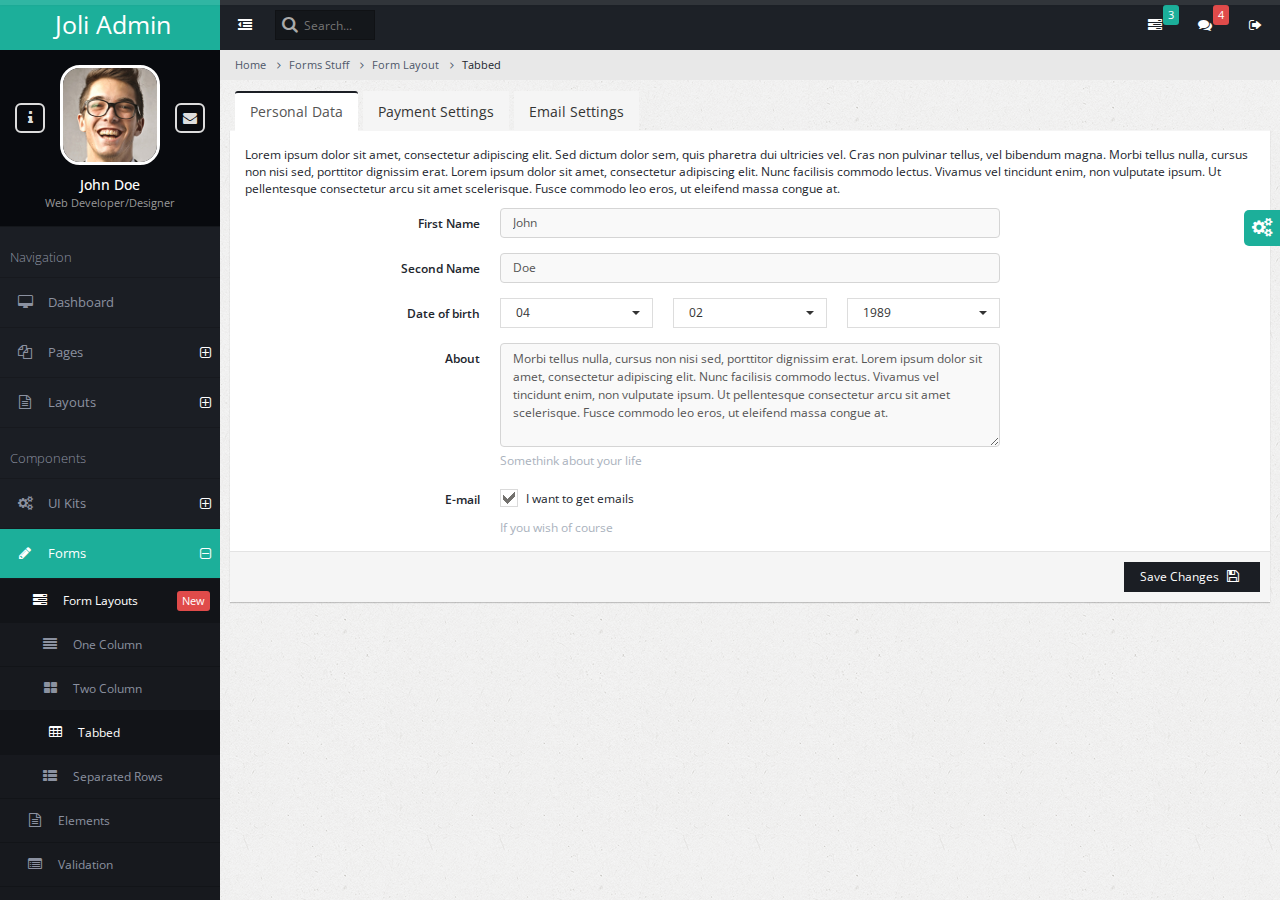
<file: src/main/resources/static/form-layouts-tabbed.html>
<!DOCTYPE html>
<html lang="en">
    <head>        
        <!-- META SECTION -->
        <title>Joli Admin - Responsive Bootstrap Admin Template</title>            
        <meta http-equiv="Content-Type" content="text/html; charset=utf-8" />
        <meta http-equiv="X-UA-Compatible" content="IE=edge" />
        <meta name="viewport" content="width=device-width, initial-scale=1" />
        
        <link rel="icon" href="favicon.ico" type="image/x-icon" />
        <!-- END META SECTION -->
                        
        <!-- CSS INCLUDE -->        
        <link rel="stylesheet" type="text/css" id="theme" href="css/theme-default.css"/>
        <!-- EOF CSS INCLUDE -->                  
    </head>
    <body>
        <!-- START PAGE CONTAINER -->
        <div class="page-container">
            
            <!-- START PAGE SIDEBAR -->
            <div class="page-sidebar">
                <!-- START X-NAVIGATION -->
                <ul class="x-navigation">
                    <li class="xn-logo">
                        <a href="index.html">Joli Admin</a>
                        <a href="#" class="x-navigation-control"></a>
                    </li>
                    <li class="xn-profile">
                        <a href="#" class="profile-mini">
                            <img src="assets/images/users/avatar.jpg" alt="John Doe"/>
                        </a>
                        <div class="profile">
                            <div class="profile-image">
                                <img src="assets/images/users/avatar.jpg" alt="John Doe"/>
                            </div>
                            <div class="profile-data">
                                <div class="profile-data-name">John Doe</div>
                                <div class="profile-data-title">Web Developer/Designer</div>
                            </div>
                            <div class="profile-controls">
                                <a href="pages-profile.html" class="profile-control-left"><span class="fa fa-info"></span></a>
                                <a href="pages-messages.html" class="profile-control-right"><span class="fa fa-envelope"></span></a>
                            </div>
                        </div>                                                                        
                    </li>
                    <li class="xn-title">Navigation</li>                    
                    <li>
                        <a href="index.html"><span class="fa fa-desktop"></span> <span class="xn-text">Dashboard</span></a>
                    </li>
                    <li class="xn-openable">
                        <a href="#"><span class="fa fa-files-o"></span> <span class="xn-text">Pages</span></a>
                        <ul>
                            <li><a href="pages-gallery.html"><span class="fa fa-image"></span> Gallery</a></li>
                            <li><a href="pages-profile.html"><span class="fa fa-user"></span> Profile</a></li>
                            <li><a href="pages-address-book.html"><span class="fa fa-users"></span> Address Book</a></li>
                            <li class="xn-openable">
                                <a href="#"><span class="fa fa-clock-o"></span> Timeline</a>
                                <ul>
                                    <li><a href="pages-timeline.html"><span class="fa fa-align-center"></span> Default</a></li>
                                    <li><a href="pages-timeline-simple.html"><span class="fa fa-align-justify"></span> Full Width</a></li>
                                </ul>
                            </li>
                            <li class="xn-openable">
                                <a href="#"><span class="fa fa-envelope"></span> Mailbox</a>
                                <ul>
                                    <li><a href="pages-mailbox-inbox.html"><span class="fa fa-inbox"></span> Inbox</a></li>
                                    <li><a href="pages-mailbox-message.html"><span class="fa fa-file-text"></span> Message</a></li>
                                    <li><a href="pages-mailbox-compose.html"><span class="fa fa-pencil"></span> Compose</a></li>
                                </ul>
                            </li>
                            <li><a href="pages-messages.html"><span class="fa fa-comments"></span> Messages</a></li>
                            <li><a href="pages-calendar.html"><span class="fa fa-calendar"></span> Calendar</a></li>
                            <li><a href="pages-tasks.html"><span class="fa fa-edit"></span> Tasks</a></li>
                            <li><a href="pages-content-table.html"><span class="fa fa-columns"></span> Content Table</a></li>
                            <li><a href="pages-faq.html"><span class="fa fa-question-circle"></span> FAQ</a></li>
                            <li><a href="pages-search.html"><span class="fa fa-search"></span> Search</a></li>
                            <li class="xn-openable">
                                <a href="#"><span class="fa fa-file"></span> Blog</a>
                                
                                <ul>                                    
                                    <li><a href="pages-blog-list.html"><span class="fa fa-copy"></span> List of Posts</a></li>
                                    <li><a href="pages-blog-post.html"><span class="fa fa-file-o"></span>Single Post</a></li>
                                </ul>
                            </li>
                            <li class="xn-openable">
                                <a href="#"><span class="fa fa-sign-in"></span> Login</a>
                                <ul>                                    
                                    <li><a href="pages-login.html">App Login</a></li>
                                    <li><a href="pages-login-website.html">Website Login</a></li>
                                    <li><a href="pages-login-website-light.html"> Website Login Light</a></li>
                                </ul>
                            </li>                            
                            <li class="xn-openable">
                                <a href="#"><span class="fa fa-warning"></span> Error Pages</a>
                                <ul>                                    
                                    <li><a href="pages-error-404.html">Error 404 Sample 1</a></li>
                                    <li><a href="pages-error-404-2.html">Error 404 Sample 2</a></li>
                                    <li><a href="pages-error-500.html"> Error 500</a></li>
                                </ul>
                            </li>                            
                        </ul>
                    </li>
                    <li class="xn-openable">
                        <a href="#"><span class="fa fa-file-text-o"></span> <span class="xn-text">Layouts</span></a>
                        <ul>
                            <li><a href="layout-boxed.html">Boxed</a></li>
                            <li><a href="layout-nav-toggled.html">Navigation Toggled</a></li>
                            <li><a href="layout-nav-top.html">Navigation Top</a></li>
                            <li><a href="layout-nav-right.html">Navigation Right</a></li>
                            <li><a href="layout-nav-top-fixed.html">Top Navigation Fixed</a></li>                            
                            <li><a href="layout-nav-custom.html">Custom Navigation</a></li>
                            <li><a href="layout-frame-left.html">Frame Left Column</a></li>
                            <li><a href="layout-frame-right.html">Frame Right Column</a></li>
                            <li><a href="layout-search-left.html">Search Left Side</a></li>
                            <li><a href="blank.html">Blank Page</a></li>
                        </ul>
                    </li>              
                    <li class="xn-title">Components</li>                    
                    <li class="xn-openable">
                        <a href="#"><span class="fa fa-cogs"></span> <span class="xn-text">UI Kits</span></a>
                        <ul>
                            <li><a href="ui-widgets.html"><span class="fa fa-heart"></span> Widgets</a></li>                            
                            <li><a href="ui-elements.html"><span class="fa fa-cogs"></span> Elements</a></li>
                            <li><a href="ui-buttons.html"><span class="fa fa-square-o"></span> Buttons</a></li>                            
                            <li><a href="ui-panels.html"><span class="fa fa-pencil-square-o"></span> Panels</a></li>
                            <li><a href="ui-icons.html"><span class="fa fa-magic"></span> Icons</a><div class="informer informer-warning">+679</div></li>
                            <li><a href="ui-typography.html"><span class="fa fa-pencil"></span> Typography</a></li>
                            <li><a href="ui-portlet.html"><span class="fa fa-th"></span> Portlet</a></li>
                            <li><a href="ui-sliders.html"><span class="fa fa-arrows-h"></span> Sliders</a></li>
                            <li><a href="ui-alerts-popups.html"><span class="fa fa-warning"></span> Alerts & Popups</a></li>                            
                            <li><a href="ui-lists.html"><span class="fa fa-list-ul"></span> Lists</a></li>
                            <li><a href="ui-tour.html"><span class="fa fa-random"></span> Tour</a></li>
                        </ul>
                    </li>                    
                    <li class="xn-openable active">
                        <a href="#"><span class="fa fa-pencil"></span> <span class="xn-text">Forms</span></a>
                        <ul>
                            <li class="active">
                                <a href="form-layouts-two-column.html"><span class="fa fa-tasks"></span> Form Layouts</a>
                                <div class="informer informer-danger">New</div>
                                <ul>
                                    <li><a href="form-layouts-one-column.html"><span class="fa fa-align-justify"></span> One Column</a></li>
                                    <li><a href="form-layouts-two-column.html"><span class="fa fa-th-large"></span> Two Column</a></li>
                                    <li class="active"><a href="form-layouts-tabbed.html"><span class="fa fa-table"></span> Tabbed</a></li>
                                    <li><a href="form-layouts-separated.html"><span class="fa fa-th-list"></span> Separated Rows</a></li>
                                </ul> 
                            </li>
                            <li><a href="form-elements.html"><span class="fa fa-file-text-o"></span> Elements</a></li>
                            <li><a href="form-validation.html"><span class="fa fa-list-alt"></span> Validation</a></li>
                            <li><a href="form-wizards.html"><span class="fa fa-arrow-right"></span> Wizards</a></li>
                            <li><a href="form-editors.html"><span class="fa fa-text-width"></span> WYSIWYG Editors</a></li>
                            <li><a href="form-file-handling.html"><span class="fa fa-floppy-o"></span> File Handling</a></li>
                        </ul>
                    </li>
                    <li class="xn-openable">
                        <a href="tables.html"><span class="fa fa-table"></span> <span class="xn-text">Tables</span></a>
                        <ul>                            
                            <li><a href="table-basic.html"><span class="fa fa-align-justify"></span> Basic</a></li>
                            <li><a href="table-datatables.html"><span class="fa fa-sort-alpha-desc"></span> Data Tables</a></li>
                            <li><a href="table-export.html"><span class="fa fa-download"></span> Export Tables</a></li>                            
                        </ul>
                    </li>
                    <li class="xn-openable">
                        <a href="#"><span class="fa fa-bar-chart-o"></span> <span class="xn-text">Charts</span></a>
                        <ul>
                            <li><a href="charts-morris.html"><span class="xn-text">Morris</span></a></li>
                            <li><a href="charts-nvd3.html"><span class="xn-text">NVD3</span></a></li>
                            <li><a href="charts-rickshaw.html"><span class="xn-text">Rickshaw</span></a></li>
                            <li><a href="charts-other.html"><span class="xn-text">Other</span></a></li>
                        </ul>
                    </li>   
                    <li>
                        <a href="maps.html"><span class="fa fa-map-marker"></span> <span class="xn-text">Maps</span></a>
                    </li>                    
                    <li class="xn-openable">
                        <a href="#"><span class="fa fa-sitemap"></span> <span class="xn-text">Navigation Levels</span></a>
                        <ul>                            
                            <li class="xn-openable">
                                <a href="#">Second Level</a>
                                <ul>
                                    <li class="xn-openable">
                                        <a href="#">Third Level</a>
                                        <ul>
                                            <li class="xn-openable">
                                                <a href="#">Fourth Level</a>
                                                <ul>
                                                    <li><a href="#">Fifth Level</a></li>
                                                </ul>
                                            </li>
                                        </ul>
                                    </li>
                                </ul>
                            </li>                            
                        </ul>
                    </li>                    
                </ul>
                <!-- END X-NAVIGATION -->
            </div>
            <!-- END PAGE SIDEBAR -->
            
            <!-- PAGE CONTENT -->
            <div class="page-content">
                
                <!-- START X-NAVIGATION VERTICAL -->
                <ul class="x-navigation x-navigation-horizontal x-navigation-panel">
                    <!-- TOGGLE NAVIGATION -->
                    <li class="xn-icon-button">
                        <a href="#" class="x-navigation-minimize"><span class="fa fa-dedent"></span></a>
                    </li>
                    <!-- END TOGGLE NAVIGATION -->
                    <!-- SEARCH -->
                    <li class="xn-search">
                        <form role="form">
                            <input type="text" name="search" placeholder="Search..."/>
                        </form>
                    </li>   
                    <!-- END SEARCH -->
                    <!-- SIGN OUT -->
                    <li class="xn-icon-button pull-right">
                        <a href="#" class="mb-control" data-box="#mb-signout"><span class="fa fa-sign-out"></span></a>                        
                    </li> 
                    <!-- END SIGN OUT -->
                    <!-- MESSAGES -->
                    <li class="xn-icon-button pull-right">
                        <a href="#"><span class="fa fa-comments"></span></a>
                        <div class="informer informer-danger">4</div>
                        <div class="panel panel-primary animated zoomIn xn-drop-left xn-panel-dragging">
                            <div class="panel-heading">
                                <h3 class="panel-title"><span class="fa fa-comments"></span> Messages</h3>                                
                                <div class="pull-right">
                                    <span class="label label-danger">4 new</span>
                                </div>
                            </div>
                            <div class="panel-body list-group list-group-contacts scroll" style="height: 200px;">
                                <a href="#" class="list-group-item">
                                    <div class="list-group-status status-online"></div>
                                    <img src="assets/images/users/user2.jpg" class="pull-left" alt="John Doe"/>
                                    <span class="contacts-title">John Doe</span>
                                    <p>Praesent placerat tellus id augue condimentum</p>
                                </a>
                                <a href="#" class="list-group-item">
                                    <div class="list-group-status status-away"></div>
                                    <img src="assets/images/users/user.jpg" class="pull-left" alt="Dmitry Ivaniuk"/>
                                    <span class="contacts-title">Dmitry Ivaniuk</span>
                                    <p>Donec risus sapien, sagittis et magna quis</p>
                                </a>
                                <a href="#" class="list-group-item">
                                    <div class="list-group-status status-away"></div>
                                    <img src="assets/images/users/user3.jpg" class="pull-left" alt="Nadia Ali"/>
                                    <span class="contacts-title">Nadia Ali</span>
                                    <p>Mauris vel eros ut nunc rhoncus cursus sed</p>
                                </a>
                                <a href="#" class="list-group-item">
                                    <div class="list-group-status status-offline"></div>
                                    <img src="assets/images/users/user6.jpg" class="pull-left" alt="Darth Vader"/>
                                    <span class="contacts-title">Darth Vader</span>
                                    <p>I want my money back!</p>
                                </a>
                            </div>     
                            <div class="panel-footer text-center">
                                <a href="pages-messages.html">Show all messages</a>
                            </div>                            
                        </div>                        
                    </li>
                    <!-- END MESSAGES -->
                    <!-- TASKS -->
                    <li class="xn-icon-button pull-right">
                        <a href="#"><span class="fa fa-tasks"></span></a>
                        <div class="informer informer-warning">3</div>
                        <div class="panel panel-primary animated zoomIn xn-drop-left xn-panel-dragging">
                            <div class="panel-heading">
                                <h3 class="panel-title"><span class="fa fa-tasks"></span> Tasks</h3>                                
                                <div class="pull-right">
                                    <span class="label label-warning">3 active</span>
                                </div>
                            </div>
                            <div class="panel-body list-group scroll" style="height: 200px;">                                
                                <a class="list-group-item" href="#">
                                    <strong>Phasellus augue arcu, elementum</strong>
                                    <div class="progress progress-small progress-striped active">
                                        <div class="progress-bar progress-bar-danger" role="progressbar" aria-valuenow="50" aria-valuemin="0" aria-valuemax="100" style="width: 50%;">50%</div>
                                    </div>
                                    <small class="text-muted">John Doe, 25 Sep 2014 / 50%</small>
                                </a>
                                <a class="list-group-item" href="#">
                                    <strong>Aenean ac cursus</strong>
                                    <div class="progress progress-small progress-striped active">
                                        <div class="progress-bar progress-bar-warning" role="progressbar" aria-valuenow="80" aria-valuemin="0" aria-valuemax="100" style="width: 80%;">80%</div>
                                    </div>
                                    <small class="text-muted">Dmitry Ivaniuk, 24 Sep 2014 / 80%</small>
                                </a>
                                <a class="list-group-item" href="#">
                                    <strong>Lorem ipsum dolor</strong>
                                    <div class="progress progress-small progress-striped active">
                                        <div class="progress-bar progress-bar-success" role="progressbar" aria-valuenow="95" aria-valuemin="0" aria-valuemax="100" style="width: 95%;">95%</div>
                                    </div>
                                    <small class="text-muted">John Doe, 23 Sep 2014 / 95%</small>
                                </a>
                                <a class="list-group-item" href="#">
                                    <strong>Cras suscipit ac quam at tincidunt.</strong>
                                    <div class="progress progress-small">
                                        <div class="progress-bar" role="progressbar" aria-valuenow="100" aria-valuemin="0" aria-valuemax="100" style="width: 100%;">100%</div>
                                    </div>
                                    <small class="text-muted">John Doe, 21 Sep 2014 /</small><small class="text-success"> Done</small>
                                </a>                                
                            </div>     
                            <div class="panel-footer text-center">
                                <a href="pages-tasks.html">Show all tasks</a>
                            </div>                            
                        </div>                        
                    </li>
                    <!-- END TASKS -->
                </ul>
                <!-- END X-NAVIGATION VERTICAL -->                   
                
                <!-- START BREADCRUMB -->
                <ul class="breadcrumb">
                    <li><a href="#">Home</a></li>
                    <li><a href="#">Forms Stuff</a></li>
                    <li><a href="#">Form Layout</a></li>
                    <li class="active">Tabbed</li>
                </ul>
                <!-- END BREADCRUMB -->
                
                <!-- PAGE CONTENT WRAPPER -->
                <div class="page-content-wrap">
                
                    <div class="row">
                        <div class="col-md-12">
                            
                            <form class="form-horizontal">
                                                            
                                <div class="panel panel-default tabs">                            
                                    <ul class="nav nav-tabs" role="tablist">
                                        <li class="active"><a href="#tab-first" role="tab" data-toggle="tab">Personal Data</a></li>
                                        <li><a href="#tab-second" role="tab" data-toggle="tab">Payment Settings</a></li>
                                        <li><a href="#tab-third" role="tab" data-toggle="tab">Email Settings</a></li>
                                    </ul>
                                    <div class="panel-body tab-content">
                                        <div class="tab-pane active" id="tab-first">
                                            <p>Lorem ipsum dolor sit amet, consectetur adipiscing elit. Sed dictum dolor sem, quis pharetra dui ultricies vel. Cras non pulvinar tellus, vel bibendum magna. Morbi tellus nulla, cursus non nisi sed, porttitor dignissim erat. Lorem ipsum dolor sit amet, consectetur adipiscing elit. Nunc facilisis commodo lectus. Vivamus vel tincidunt enim, non vulputate ipsum. Ut pellentesque consectetur arcu sit amet scelerisque. Fusce commodo leo eros, ut eleifend massa congue at.</p>

                                            <div class="form-group">
                                                <label class="col-md-3 col-xs-12 control-label">First Name</label>
                                                <div class="col-md-6 col-xs-12">                                                                                                                                                        
                                                    <input type="text" class="form-control" value="John"/>                                                    
                                                </div>
                                            </div>

                                            <div class="form-group">
                                                <label class="col-md-3 col-xs-12 control-label">Second Name</label>
                                                <div class="col-md-6 col-xs-12">                                            
                                                    <input type="text" class="form-control" value="Doe"/>
                                                </div>
                                            </div>

                                            <div class="form-group">                                        
                                                <label class="col-md-3 col-xs-12 control-label">Date of birth</label>
                                                <div class="col-md-2">
                                                    <select class="form-control select">
                                                        <option>01</option>
                                                        <option>02</option>
                                                        <option>03</option>
                                                        <option selected="selected">04</option>
                                                        <option>05</option>
                                                    </select>
                                                </div>
                                                <div class="col-md-2">
                                                    <select class="form-control select">
                                                        <option>01</option>
                                                        <option selected="selected">02</option>
                                                        <option>03</option>
                                                        <option>04</option>
                                                        <option>05</option>
                                                    </select>
                                                </div>
                                                <div class="col-md-2">
                                                    <select class="form-control select">
                                                        <option>1985</option>
                                                        <option>1986</option>
                                                        <option>1987</option>
                                                        <option>1988</option>
                                                        <option selected="selected">1989</option>                                                        
                                                    </select>
                                                </div>                                                
                                            </div>

                                            <div class="form-group">
                                                <label class="col-md-3 col-xs-12 control-label">About</label>
                                                <div class="col-md-6 col-xs-12">                                            
                                                    <textarea class="form-control" rows="5">Morbi tellus nulla, cursus non nisi sed, porttitor dignissim erat. Lorem ipsum dolor sit amet, consectetur adipiscing elit. Nunc facilisis commodo lectus. Vivamus vel tincidunt enim, non vulputate ipsum. Ut pellentesque consectetur arcu sit amet scelerisque. Fusce commodo leo eros, ut eleifend massa congue at.</textarea>
                                                    <span class="help-block">Somethink about your life</span>
                                                </div>
                                            </div>                                           

                                            <div class="form-group">
                                                <label class="col-md-3 col-xs-12 control-label">E-mail</label>
                                                <div class="col-md-6 col-xs-12">                                                                                                                                        
                                                    <label class="check"><input type="checkbox" class="icheckbox" checked="checked"/> I want to get emails</label>
                                                    <span class="help-block">If you wish of course</span>
                                                </div>
                                            </div>
                                            
                                        </div>
                                        <div class="tab-pane" id="tab-second">
                                            <p>Donec tristique eu sem et aliquam. Proin sodales elementum urna et euismod. Quisque nisl nisl, venenatis eget dignissim et, adipiscing eu tellus. Sed nulla massa, luctus id orci sed, elementum consequat est. Proin dictum odio quis diam gravida facilisis. Sed pharetra dolor a tempor tristique. Sed semper sed urna ac dignissim. Aenean fermentum leo at posuere mattis. Etiam vitae quam in magna viverra dictum. Curabitur feugiat ligula in dui luctus, sed aliquet neque posuere.</p>
                                            
                                            <div class="form-group">                                        
                                                <label class="col-md-2 col-xs-12 control-label">Payment type</label>
                                                <div class="col-md-2">
                                                    <select class="form-control select">
                                                        <option>PayPal</option>
                                                        <option selected="selected">Payoneer</option>
                                                        <option>Skrill</option>
                                                        <option>SWIFT</option>                                                        
                                                    </select>
                                                </div>                                            
                                            </div>
                                            
                                            <div class="form-group">
                                                <div class="col-md-2"></div>
                                                <div class="col-md-10">Fusce enim dui, pulvinar a augue nec, dapibus hendrerit mauris. Praesent efficitur, elit non convallis faucibus.</div>
                                            </div>
                                            <div class="form-group">
                                                <label class="col-md-2 col-xs-12 control-label">E-mail</label>
                                                <div class="col-md-6 col-xs-12">                                                                                                                                                        
                                                    <input type="text" class="form-control" value="johndoe@domain.com"/>                                                    
                                                </div>
                                            </div>
                                            
                                            <div class="form-group">
                                                <label class="col-md-2 col-xs-12 control-label"></label>
                                                <div class="col-md-6 col-xs-12">                                                                                                                                        
                                                    <label class="check"><input type="checkbox" class="icheckbox" checked="checked"/> I agree</label>
                                                    <span class="help-block">Read <a href="#">terms</a> and confirm that you agree</span>
                                                </div>
                                            </div>
                                            
                                        </div>                                        
                                        <div class="tab-pane" id="tab-third">
                                            <p>This is non libero bibendum, scelerisque arcu id, placerat nunc. Integer ullamcorper rutrum dui eget porta. Fusce enim dui, pulvinar a augue nec, dapibus hendrerit mauris. Praesent efficitur, elit non convallis faucibus, enim sapien suscipit mi, sit amet fringilla felis arcu id sem. Phasellus semper felis in odio convallis, et venenatis nisl posuere. Morbi non aliquet magna, a consectetur risus. Vivamus quis tellus eros. Nulla sagittis nisi sit amet orci consectetur laoreet.</p>
                                            
                                            <div class="form-group">
                                                <label class="col-md-3 col-xs-12 control-label">E-mail</label>
                                                <div class="col-md-6 col-xs-12">                                                                                                                                                        
                                                    <input type="text" class="form-control" value="johndoe@domain.com"/>
                                                </div>
                                            </div>
                                            
                                            <div class="form-group">
                                                <label class="col-md-3 col-xs-12 control-label">Password</label>
                                                <div class="col-md-6 col-xs-12">                                                                                                                                                        
                                                    <input type="password" class="form-control" value="password"/>
                                                </div>
                                            </div>
                                            
                                            <div class="form-group">
                                                <label class="col-md-3 col-xs-12 control-label">POP3</label>
                                                <div class="col-md-6 col-xs-12">                                                                                                                                                        
                                                    <input type="text" class="form-control" value="pop3.domain.com"/>
                                                </div>
                                            </div>
                                            
                                            <div class="form-group push-up-30">
                                                <label class="col-md-3 col-xs-12 control-label">Copy to</label>
                                                <div class="col-md-6 col-xs-12">                                                                                                                                                        
                                                    <input type="text" class="form-control" value="doejohn@domain.com"/>
                                                </div>
                                            </div>
                                            
                                        </div>
                                    </div>
                                    <div class="panel-footer">                                                                        
                                        <button class="btn btn-primary pull-right">Save Changes <span class="fa fa-floppy-o fa-right"></span></button>
                                    </div>
                                </div>                                
                            
                            </form>
                            
                        </div>
                    </div>                    
                    
                </div>
                <!-- END PAGE CONTENT WRAPPER -->                                                
            </div>            
            <!-- END PAGE CONTENT -->
        </div>
        <!-- END PAGE CONTAINER -->
        
        <!-- MESSAGE BOX-->
        <div class="message-box animated fadeIn" data-sound="alert" id="mb-signout">
            <div class="mb-container">
                <div class="mb-middle">
                    <div class="mb-title"><span class="fa fa-sign-out"></span> Log <strong>Out</strong> ?</div>
                    <div class="mb-content">
                        <p>Are you sure you want to log out?</p>                    
                        <p>Press No if youwant to continue work. Press Yes to logout current user.</p>
                    </div>
                    <div class="mb-footer">
                        <div class="pull-right">
                            <a href="pages-login.html" class="btn btn-success btn-lg">Yes</a>
                            <button class="btn btn-default btn-lg mb-control-close">No</button>
                        </div>
                    </div>
                </div>
            </div>
        </div>
        <!-- END MESSAGE BOX-->

        <!-- START PRELOADS -->
        <audio id="audio-alert" src="audio/alert.mp3" preload="auto"></audio>
        <audio id="audio-fail" src="audio/fail.mp3" preload="auto"></audio>
        <!-- END PRELOADS -->             
        
    <!-- START SCRIPTS -->
        <!-- START PLUGINS -->
        <script type="text/javascript" src="js/plugins/jquery/jquery.min.js"></script>
        <script type="text/javascript" src="js/plugins/jquery/jquery-ui.min.js"></script>
        <script type="text/javascript" src="js/plugins/bootstrap/bootstrap.min.js"></script>                
        <!-- END PLUGINS -->
        
        <!-- THIS PAGE PLUGINS -->
        <script type='text/javascript' src='js/plugins/icheck/icheck.min.js'></script>
        <script type="text/javascript" src="js/plugins/mcustomscrollbar/jquery.mCustomScrollbar.min.js"></script>
        
        <script type="text/javascript" src="js/plugins/bootstrap/bootstrap-datepicker.js"></script>                
        <script type="text/javascript" src="js/plugins/bootstrap/bootstrap-file-input.js"></script>
        <script type="text/javascript" src="js/plugins/bootstrap/bootstrap-select.js"></script>
        <script type="text/javascript" src="js/plugins/tagsinput/jquery.tagsinput.min.js"></script>
        <!-- END THIS PAGE PLUGINS -->       
        
        <!-- START TEMPLATE -->
        <script type="text/javascript" src="js/settings.js"></script>
        
        <script type="text/javascript" src="js/plugins.js"></script>        
        <script type="text/javascript" src="js/actions.js"></script>        
        <!-- END TEMPLATE -->
    <!-- END SCRIPTS -->                   
    </body>
</html>
</file>
<file: src/main/resources/static/css/theme-default.css>
@charset "UTF-8";

@import url(http://fonts.googleapis.com/css?family=Open+Sans:300italic,400italic,600italic,700italic,400,300,500,600,700&subset=latin,latin-ext);
@import "jquery/jquery-ui.min.css";
@import "bootstrap/bootstrap.min.css";
@import "fontawesome/font-awesome.min.css";
@import "summernote/summernote.css";
@import "codemirror/codemirror.css";
@import "nvd3/nv.d3.css";
@import "mcustomscrollbar/jquery.mCustomScrollbar.css";
@import "fullcalendar/fullcalendar.css";
@import "blueimp/blueimp-gallery.min.css";
@import "rickshaw/rickshaw.css";
@import "dropzone/dropzone.css";
@import "animate/animate.min.css";


/* PREDEFINED CLASSES */
.clearfix {
  zoom: 1;
}
.clearfix:before,
.clearfix:after {
  content: "";
  display: table;
}
.clearfix:after {
  clear: both;
}
.background-colorful {
  background: linear-gradient(left, #E04B4A 0%, #1caf9a 50%, #95b75d 100%);
  background: -o-linear-gradient(left, #E04B4A 0%, #1caf9a 50%, #95b75d 100%);
  background: -moz-linear-gradient(left, #E04B4A 0%, #1caf9a 50%, #95b75d 100%);
  background: -webkit-linear-gradient(left, #E04B4A 0%, #1caf9a 50%, #95b75d 100%);
  background: -ms-linear-gradient(left, #E04B4A 0%, #1caf9a 50%, #95b75d 100%);
  background: -webkit-gradient(linear, left top, right top, color-stop(0, #E04B4A), color-stop(0.5, #1caf9a), color-stop(1, #95b75d));
}
/* EOF PREDEFINED CLASSES */
html * {
  outline: none !important;
}
html,
body {
  min-height: 100%;
  padding: 0px;
  margin: 0px;
  background: #f5f5f5 url('../img/bg.png') left top repeat;
  position: relative;
  font-family: 'Open Sans', sans-serif;
  font-size: 12px;
  color: #22262e;
  overflow-x: hidden;
}
.body-full-height {
  height: 100%;
}
.body-full-height body {
  height: 100%;
}
.row {
  margin-left: 0px;
  margin-right: 0px;
}
.row [class^='col-xs-'],
.row [class^='col-sm-'],
.row [class^='col-md-'],
.row [class^='col-lg-'] {
  min-height: 1px;
  padding-left: 10px;
  padding-right: 10px;
}
.row.stacked [class^='col-xs-'],
.row.stacked [class^='col-sm-'],
.row.stacked [class^='col-md-'],
.row.stacked [class^='col-lg-'] {
  padding-left: 0px;
  padding-right: 0px;
}
/* PAGE CONTAINER */
.page-container {
  width: 100%;
  float: left;
  min-height: 100%;
  position: relative;
  background: #1b1e24;
  /* SIDEBAR */
  /* END SIDEBAR */
  /* CONTENT */
  /* END CONTENT */
  /* RTL CONTENT MODE */
  /* END RTL CONTENT MODE */
}
.page-container .page-sidebar {
  width: 220px;
  float: left;
  position: relative;
  z-index: 3;
}
.page-container .page-sidebar.page-sidebar-fixed {
  position: fixed;
}
.page-container.page-container-wide .page-sidebar {
  width: 50px;
}
.page-container .page-content {
  min-height: 100%;
  margin-left: 220px;
  background: #f5f5f5 url('../img/bg.png') left top repeat;
  position: relative;
  zoom: 1;
}
.page-container .page-content:before,
.page-container .page-content:after {
  content: "";
  display: table;
}
.page-container .page-content:after {
  clear: both;
}
.page-container .page-content .content-frame {
  float: left;
  width: 100%;
  position: relative;
  background: #f5f5f5 url('../img/bg.png') left top repeat;
}
.page-container .page-content .content-frame .content-frame-top {
  float: left;
  width: 100%;
  line-height: 30px;
  padding: 13px 15px 15px;
  background: rgba(0, 0, 0, 0.02);
  border-bottom: 1px solid #DDD;
  border-top: 1px solid #DDD;
}
.page-container .page-content .content-frame .content-frame-top .page-title {
  padding: 0px;
  width: auto;
}
.page-container .page-content .content-frame .content-frame-top .page-title h2 {
  margin-bottom: 0px;
  font-size: 22px;
}
.page-container .page-content .content-frame .content-frame-left {
  float: left;
  width: 300px;
  padding: 10px;
  min-height: 100%;
  background: rgba(0, 0, 0, 0.02);
  border-right: 1px solid #DDD;
}
.page-container .page-content .content-frame .content-frame-left.padding-0 {
  padding: 0px;
}
.page-container .page-content .content-frame .content-frame-left .block {
  padding: 0px;
  margin-bottom: 20px;
}
.page-container .page-content .content-frame .content-frame-left h4 {
  margin-top: 10px;
}
.page-container .page-content .content-frame .content-frame-left > .form-group {
  margin-bottom: 20px;
}
.page-container .page-content .content-frame .content-frame-right {
  float: right;
  width: 300px;
  padding: 10px;
  min-height: 100%;
  background: rgba(0, 0, 0, 0.02);
  border-left: 1px solid #DDD;
}
.page-container .page-content .content-frame .content-frame-right.padding-0 {
  padding: 0px;
}
.page-container .page-content .content-frame .content-frame-right.padding-0 .block {
  padding: 10px;
}
.page-container .page-content .content-frame .content-frame-right h4 {
  margin-top: 10px;
}
.page-container .page-content .content-frame .content-frame-right .block {
  padding: 0px;
  margin-bottom: 20px;
}
.page-container .page-content .content-frame .content-frame-right > .form-group {
  margin-bottom: 20px;
}
.page-container .page-content .content-frame .content-frame-body {
  padding: 70px 10px 10px 10px;
  margin-left: 300px;
}
.page-container .page-content .content-frame .content-frame-body.content-frame-body-left {
  margin-left: 0px;
  margin-right: 300px;
}
.page-container .page-content .content-frame .content-frame-left-toggle,
.page-container .page-content .content-frame .content-frame-right-toggle {
  display: none;
  margin-left: 5px;
}
.page-container .page-content .page-content-wrap {
  float: left;
  width: 100%;
}
.page-container.page-container-wide .page-content {
  margin-left: 50px;
  -webkit-transition: all 200ms ease;
  -moz-transition: all 200ms ease;
  -ms-transition: all 200ms ease;
  -o-transition: all 200ms ease;
  transition: all 200ms ease;
}
.page-container.page-navigation-toggled .page-content {
  margin-left: 50px;
}
.page-container.page-mode-rtl .page-sidebar {
  float: right;
}
.page-container.page-mode-rtl .page-sidebar.page-sidebar-fixed {
  right: 0px;
}
.page-container.page-mode-rtl .page-content {
  margin-left: 0px;
  margin-right: 220px;
}
.page-container.page-mode-rtl.page-container-wide .page-content {
  margin-right: 50px;
}
.page-container.page-navigation-top .page-content {
  margin-left: 0px;
}
.page-container.page-navigation-top-fixed .x-navigation.x-navigation-horizontal {
  position: fixed;
  padding-right: 220px;
  top: 0px;
}
.page-container.page-navigation-top-fixed .page-content {
  padding-top: 50px;
}
.page-container.page-navigation-top-fixed.page-navigation-toggled .x-navigation.x-navigation-horizontal {
  padding-right: 50px;
}
body.page-container-boxed {
  background: url("../img/backgrounds/wall_1.jpg") left top no-repeat fixed;
  padding: 20px 0px;
}
body.page-container-boxed .page-container {
  width: 1200px;
  float: none;
  margin: 0px auto;
  -moz-box-shadow: 1px 1px 2px 0px rgba(0, 0, 0, 0.2);
  -webkit-box-shadow: 1px 1px 2px 0px rgba(0, 0, 0, 0.2);
  box-shadow: 1px 1px 2px 0px rgba(0, 0, 0, 0.2);
  -moz-border-radius: 0px;
  -webkit-border-radius: 0px;
  border-radius: 0px;
}
/* END PAGE CONTAINER */
/* NAVIGATION */
.x-navigation,
.x-navigation ul {
  width: 100%;
  padding: 0px;
  margin: 0px;
  float: left;
  list-style: none;
  display: block;
  z-index: 3;
}
.x-navigation {
  background: #1b1e24;
  /* NAV LIST ELEMENT */
  /* END NAV LIST ELEMENT */
  /* NAV LIST FIRST ELEMENT */
  /* END NAV LIST FIRST ELEMENT */
  /* NAV HORIZONTAL MODE */
  /* END NAV HORIZONTAL MODE */
  /* NAV MINIMIZED MODE */
  /* END NAV MINIMIZED MODE */
  /* X-NAVIIGATION CUSTOM */
  /* END X-NAVIGATION CUSTOM */
  /* NAV SEARCH */
  /* END NAV SEARCH */
  /* NAV INFORMER */
  /* END NAV INFORMER */
}
.x-navigation li {
  float: left;
  display: block;
  width: 100%;
  padding: 0px;
  margin: 0px;
  position: relative;
}
.x-navigation li > a {
  display: block;
  float: left;
  width: 100%;
  line-height: 19px;
  color: #8b91a0;
  font-size: 13px;
  font-weight: 400;
  padding: 15px 10px 15px 15px;
  text-decoration: none;
  border-bottom: 1px solid #17191e;
  vertical-align: text-bottom;
}
.x-navigation li > a .fa,
.x-navigation li > a .glyphicon {
  color: #8b91a0;
  text-align: center;
  width: 20px;
  font-size: 14px;
  margin-right: 10px;
  vertical-align: baseline;
  -webkit-transition: color 200ms ease;
  -moz-transition: color 200ms ease;
  -ms-transition: color 200ms ease;
  -o-transition: color 200ms ease;
  transition: color 200ms ease;
}
.x-navigation li > a:hover {
  background: #262a33;
  color:#fff;
  -webkit-transition: all 200ms ease;
  -moz-transition: all 200ms ease;
  -ms-transition: all 200ms ease;
  -o-transition: all 200ms ease;
  transition: all 200ms ease;
}
.x-navigation li > a:hover .fa,
.x-navigation li > a:hover .glyphicon {
  color: #fff;
}
.x-navigation li > ul {
  background: #17191e;
  max-height: 0px;
  -webkit-transition: all 200ms ease;
  -moz-transition: all 200ms ease;
  -ms-transition: all 200ms ease;
  -o-transition: all 200ms ease;
  transition: all 200ms ease;
  overflow: hidden;
}
.x-navigation li > ul li > a {
  font-size: 12px;
  line-height: 19px;
  font-weight: 400;
  padding: 12px 10px;
  border-bottom-color: #121418;
}
.x-navigation li > ul li > a:hover {
  background: #121418;
  color: #ffffff;
}
.x-navigation li > ul li.active > a {
  background: #121418;
  color: #ffffff;
}
.x-navigation li.xn-openable:before {
  position: absolute;
  font-family: "FontAwesome";
  content: "\f196";
  font-size: 14px;
  width: 20px;
  height: 20px;
  color: #ffffff;
  right: 0px;
  top: 12px;
  cursor: pointer;
}
.x-navigation li.active.xn-openable:before {
  content: "\f147";
}
.x-navigation li.active > a {
  background: #1caf9a;
  color:#fff;
  -webkit-transition: all 200ms ease;
  -moz-transition: all 200ms ease;
  -ms-transition: all 200ms ease;
  -o-transition: all 200ms ease;
  transition: all 200ms ease;
}
.x-navigation li.active > a .fa,
.x-navigation li.active > a .glyphicon {
  color: #fff;
}
.x-navigation li.active > ul {
  max-height: 1200px;
}
.x-navigation li.xn-title {
  padding: 20px 10px 10px;
  line-height: 20px;
  font-weight: 300;
  font-size: 13px;
  color: #8b91a0;
  border-bottom: 1px solid #17191e;
}
.x-navigation > li.xn-openable:before {
  top: 15px;
}
.x-navigation > li > ul > li > a {
  padding-left: 25px;
}
.x-navigation > li > ul > li > a:hover {
  padding-left: 30px;
}
.x-navigation > li > ul > li.active > a {
  padding-left: 30px;
}
.x-navigation > li > ul > li > ul > li > a {
  padding-left: 40px;
}
.x-navigation > li > ul > li > ul > li > a:hover {
  padding-left: 45px;
}
.x-navigation > li > ul > li > ul > li.active > a {
  padding-left: 45px;
}
.x-navigation > li > ul > li > ul > li > ul > li > a {
  padding-left: 50px;
}
.x-navigation > li > ul > li > ul > li > ul > li > a:hover {
  padding-left: 55px;
}
.x-navigation > li > ul > li > ul > li > ul > li.active > a {
  padding-left: 55px;
}
.x-navigation > li > ul > li > ul > li > ul > li > ul > li > a {
  padding-left: 60px;
}
.x-navigation > li > ul > li > ul > li > ul > li > ul > li > a:hover {
  padding-left: 65px;
}
.x-navigation > li > ul > li > ul > li > ul > li > ul > li.active > a {
  padding-left: 65px;
}
.x-navigation > li:last-child > a {
  -moz-border-radius: 0px 0px 0px 5px;
  -webkit-border-radius: 0px 0px 0px 5px;
  border-radius: 0px 0px 0px 5px;
  border-bottom: 0px;
}
.x-navigation.x-navigation-horizontal {
  height: 50px;
  background: #1d2127;
}
.x-navigation.x-navigation-horizontal .xn-logo a {
  border-bottom: 0px;
  width: 200px;
}
.x-navigation.x-navigation-horizontal > li.xn-openable:before {
  display: none;
}
.x-navigation.x-navigation-horizontal > li > a {
  padding: 15px;
  border-bottom: 0px;
  line-height: 20px;
  color: #ffffff;
  text-shadow: none;
}
.x-navigation.x-navigation-horizontal > li > a:hover {
  background: #282d36;
}
.x-navigation.x-navigation-horizontal > li > a:hover .fa,
.x-navigation.x-navigation-horizontal > li > a:hover .glyphicon {
  color: #697b92;
}
.x-navigation.x-navigation-horizontal > li > a .fa,
.x-navigation.x-navigation-horizontal > li > a .glyphicon {
  color: #ffffff;
}
.x-navigation.x-navigation-horizontal > li.active > a {
  background: #282d36;
}
.x-navigation.x-navigation-horizontal > li.active > a .fa,
.x-navigation.x-navigation-horizontal > li.active > a .glyphicon {
  color: #697b92;
}
.x-navigation.x-navigation-horizontal > li ul {
  width: 220px;
  position: absolute;
  overflow: visible;
  display: none;
  -moz-border-radius: 3px;
  -webkit-border-radius: 3px;
  border-radius: 3px;
  -moz-box-shadow: 0px 2px 1px 0px rgba(0, 0, 0, 0.1);
  -webkit-box-shadow: 0px 2px 1px 0px rgba(0, 0, 0, 0.1);
  box-shadow: 0px 2px 1px 0px rgba(0, 0, 0, 0.1);
  z-index: 3;
}
.x-navigation.x-navigation-horizontal > li ul ul.xn-drop-white:after {
  border-right-color: #FFF;
}
.x-navigation.x-navigation-horizontal > li > ul {
  top: 60px;
  left: 0px;
}
.x-navigation.x-navigation-horizontal > li > ul.xn-drop-white:after {
  border-bottom-color: #FFF;
}
.x-navigation.x-navigation-horizontal > li > ul.xn-drop-left {
  left: auto;
  right: 0px;
}
.x-navigation.x-navigation-horizontal > li > ul.xn-drop-left.xn-drop-white ul:after {
  border-left-color: #FFF;
}
.x-navigation.x-navigation-horizontal > li > ul:after {
  bottom: 100%;
  left: 27px;
  border: solid transparent;
  content: " ";
  height: 0;
  width: 0;
  position: absolute;
  pointer-events: none;
  border-color: rgba(0, 0, 0, 0);
  border-bottom-color: #1b1e24;
  border-width: 5px;
  margin-left: -5px;
}
.x-navigation.x-navigation-horizontal > li > ul.xn-drop-left:after {
  right: 20px;
  left: auto;
}
.x-navigation.x-navigation-horizontal > li > ul.xn-drop-left:after ul {
  left: auto;
  right: 230px;
}
.x-navigation.x-navigation-horizontal > li > ul.xn-drop-left:after ul:after {
  right: auto;
  left: 100%;
  border: solid transparent;
  border-left-color: #1b1e24;
  border-width: 5px;
  margin-right: -5px;
}
.x-navigation.x-navigation-horizontal > li > ul ul {
  top: 0px;
  right: -230px;
}
.x-navigation.x-navigation-horizontal > li > ul ul:after {
  right: 100%;
  top: 23px;
  border: solid transparent;
  content: " ";
  height: 0;
  width: 0;
  position: absolute;
  pointer-events: none;
  border-color: rgba(0, 0, 0, 0);
  border-right-color: #1b1e24;
  border-width: 5px;
  margin-top: -5px;
}
.x-navigation.x-navigation-horizontal > li > ul li > a {
  padding-left: 10px;
}
.x-navigation.x-navigation-horizontal > li > ul li > a:hover {
  padding-left: 15px;
}
.x-navigation.x-navigation-horizontal > li > ul li.active > a {
  padding-left: 15px;
}
.x-navigation.x-navigation-horizontal > li li {
  width: 100%;
}
.x-navigation.x-navigation-horizontal > li li:first-child a {
  -moz-border-radius: 3px 3px 0px 0px;
  -webkit-border-radius: 3px 3px 0px 0px;
  border-radius: 3px 3px 0px 0px;
}
.x-navigation.x-navigation-horizontal > li li:last-child a {
  -moz-border-radius: 0px 0px 3px 3px;
  -webkit-border-radius: 0px 0px 3px 3px;
  border-radius: 0px 0px 3px 3px;
  border-bottom-color: transparent;
}
.x-navigation.x-navigation-horizontal > li li.xn-openable:before {
  content: "\f105";
}
.x-navigation.x-navigation-horizontal > li li.active.xn-openable:before {
  content: "\f104";
}
.x-navigation.x-navigation-horizontal > li:last-child > a {
  -moz-border-radius: 0px;
  -webkit-border-radius: 0px;
  border-radius: 0px;
}
.x-navigation.x-navigation-horizontal > li.last > a {
  -moz-border-radius: 0px 5px 0px 0px;
  -webkit-border-radius: 0px 5px 0px 0px;
  border-radius: 0px 5px 0px 0px;
}
.x-navigation.x-navigation-horizontal li {
  width: auto;
  position: relative;
}
.x-navigation.x-navigation-horizontal li.active > ul {
  display: block;
}
.x-navigation.x-navigation-horizontal li.xn-openable > a {
  padding-right: 20px;
}
.x-navigation.x-navigation-horizontal ul.xn-drop-white {
  background: #FFF;
}
.x-navigation.x-navigation-horizontal ul.xn-drop-white ul {
  background: #FFF;
}
.x-navigation.x-navigation-horizontal ul.xn-drop-white ul:after {
  border-right-color: #FFF;
}
.x-navigation.x-navigation-horizontal ul.xn-drop-white li > a {
  color: #333;
  text-shadow: none;
  border-bottom: 1px solid #E9E9E9;
}
.x-navigation.x-navigation-horizontal ul.xn-drop-white li > a:hover {
  background: #F5F5F5;
  color: #333;
}
.x-navigation.x-navigation-horizontal ul.xn-drop-white li > a .fa,
.x-navigation.x-navigation-horizontal ul.xn-drop-white li > a .glyphicon {
  color: #1b1e24;
}
.x-navigation.x-navigation-horizontal ul.xn-drop-white li.active > a {
  color: #333;
  text-shadow: none;
  border-bottom: 1px solid #E9E9E9;
}
.x-navigation.x-navigation-horizontal ul.xn-drop-white li.active.xn-openable:before {
  color: #333;
}
.x-navigation.x-navigation-horizontal .xn-icon-button > a {
  padding: 15px 10px;
  text-align: center;
  width: 50px;
}
.x-navigation.x-navigation-horizontal .xn-icon-button > a .fa,
.x-navigation.x-navigation-horizontal .xn-icon-button > a .glyphicon {
  margin: 0px;
}
.x-navigation.x-navigation-horizontal .xn-search {
  padding: 10px 5px;
}
.x-navigation.x-navigation-horizontal .xn-search input {
  width: 100px;
}
.x-navigation.x-navigation-horizontal .xn-search input:focus {
  width: 200px;
}
.x-navigation.x-navigation-horizontal .xn-search:before {
  left: 5px;
}
.x-navigation.x-navigation-minimized {
  width: 50px;
}
.x-navigation.x-navigation-minimized .xn-text {
  display: none;
}
.x-navigation.x-navigation-minimized .xn-visible {
  display: block;
}
.x-navigation.x-navigation-minimized li {
  width: auto;
  position: relative;
}
.x-navigation.x-navigation-minimized li.xn-profile .profile-mini {
  display: block;
}
.x-navigation.x-navigation-minimized li.xn-profile .profile:after {
  right: 100%;
  top: 23px;
  border: solid transparent;
  content: " ";
  height: 0;
  width: 0;
  position: absolute;
  pointer-events: none;
  border-color: rgba(0, 0, 0, 0);
  border-right-color: #1b1e24;
  border-width: 5px;
  margin-top: -5px;
}
.x-navigation.x-navigation-minimized li.xn-title {
  display: none;
}
.x-navigation.x-navigation-minimized li.active > ul {
  display: block;
}
.x-navigation.x-navigation-minimized li ul {
  top: 0px;
  right: -230px;
  -moz-box-shadow: 0px 2px 1px 0px rgba(0, 0, 0, 0.1);
  -webkit-box-shadow: 0px 2px 1px 0px rgba(0, 0, 0, 0.1);
  box-shadow: 0px 2px 1px 0px rgba(0, 0, 0, 0.1);
}
.x-navigation.x-navigation-minimized li ul:after {
  right: 100%;
  top: 23px;
  border: solid transparent;
  content: " ";
  height: 0;
  width: 0;
  position: absolute;
  pointer-events: none;
  border-color: rgba(0, 0, 0, 0);
  border-right-color: #1b1e24;
  border-width: 5px;
  margin-top: -5px;
}
.x-navigation.x-navigation-minimized li ul li > a {
  padding-left: 15px !important;
}
.x-navigation.x-navigation-minimized li ul li > a:hover {
  padding-left: 20px !important;
}
.x-navigation.x-navigation-minimized li ul li.active > a {
  padding-left: 20px !important;
}
.x-navigation.x-navigation-minimized li ul li:first-child > a {
  -moz-border-radius: 3px 3px 0px 0px;
  -webkit-border-radius: 3px 3px 0px 0px;
  border-radius: 3px 3px 0px 0px;
}
.x-navigation.x-navigation-minimized li ul li:last-child > a {
  border-bottom: 0px;
  -moz-border-radius: 0px 0px 3px 3px;
  -webkit-border-radius: 0px 0px 3px 3px;
  border-radius: 0px 0px 3px 3px;
}
.x-navigation.x-navigation-minimized > li {
  width: 100%;
}
.x-navigation.x-navigation-minimized > li > a {
  padding: 15px 10px;
  text-align: center;
}
.x-navigation.x-navigation-minimized > li > a .fa,
.x-navigation.x-navigation-minimized > li > a .glyphicon {
  margin: 0px;
}
.x-navigation.x-navigation-minimized > li ul {
  width: 220px;
  position: absolute;
  overflow: visible;
  display: none;
  -moz-border-radius: 3px;
  -webkit-border-radius: 3px;
  border-radius: 3px;
}
.x-navigation.x-navigation-minimized > li li {
  width: 100%;
}
.x-navigation.x-navigation-minimized > li li.xn-openable:before {
  content: "\f105";
}
.x-navigation.x-navigation-minimized > li li.active.xn-openable:before {
  content: "\f104";
}
.x-navigation.x-navigation-minimized > li.active:before,
.x-navigation.x-navigation-minimized > li.xn-openable:before {
  display: none;
}
.x-navigation.x-navigation-minimized > li.xn-logo > a:first-child {
  padding: 0px;
  width: 50px;
  background-image: url("../img/logo-small.png");
}
.x-navigation.x-navigation-minimized .xn-search input {
  width: 30px;
  padding: 0px 2px 0px 28px;
}
.x-navigation.x-navigation-minimized .xn-search input:focus {
  width: 200px;
  padding: 0px 8px 0px 28px;
}
.x-navigation.x-navigation-custom li ul {
  background: #14171b;
}
.x-navigation.x-navigation-custom li > a {
  border-bottom: 0px;
}
.x-navigation.x-navigation-custom li > a:hover {
  background: #121418;
}
.x-navigation.x-navigation-custom li > a:hover .fa,
.x-navigation.x-navigation-custom li > a:hover .glyphicon {
  color: #b5c1d1;
}
.x-navigation.x-navigation-custom li > a .fa,
.x-navigation.x-navigation-custom li > a .glyphicon {
  color: #DDD;
}
.x-navigation.x-navigation-custom li.active > a {
  background: #121418;
}
.x-navigation.x-navigation-custom li.active > a .fa,
.x-navigation.x-navigation-custom li.active > a .glyphicon {
  color: #b5c1d1;
}
.x-navigation.x-navigation-custom > li > a {
  padding: 12px 10px 12px 12px;
  border-bottom: 0px;
  font-size: 13px;
  color: #CCC;
  border-left: 3px solid transparent;
}
.x-navigation.x-navigation-custom > li > a:hover {
  color: #FFF;
  background: #1f232a;
}
.x-navigation.x-navigation-custom > li.active > a {
  color: #FFF;
  background: #1f232a;
  border-left: 3px solid #b5c1d1;
}
.x-navigation.x-navigation-custom > li.xn-openable:before {
  color: #CCC;
  top: 12px;
}
.x-navigation.x-navigation-custom > li.xn-title {
  border-bottom: 0px;
}
.x-navigation.x-navigation-custom > li.xn-logo > a {
  border-left: 0px;
}
.x-navigation.x-navigation-custom > li.xn-logo > a:hover {
  background-color: #0c0d10;
}
.x-navigation.x-navigation-custom.x-navigation-minimized > li > a {
  padding: 15px 10px 15px 7px;
}
.x-navigation.x-navigation-custom.x-navigation-minimized > li.xn-profile > a {
  border-left: 0px;
  padding: 7px;
}
.x-navigation .xn-search {
  padding: 10px 10px 0px 9px;
  position: relative;
}
.x-navigation .xn-search input {
  width: 200px;
  height: 30px;
  padding: 0px 8px 0px 28px;
  line-height: 25px;
  border: 1px solid #101215;
  background: #14171b;
  color: #AAA;
  -webkit-transition: all 200ms ease;
  -moz-transition: all 200ms ease;
  -ms-transition: all 200ms ease;
  -o-transition: all 200ms ease;
  transition: all 200ms ease;
  -moz-border-radius: 0px;
  -webkit-border-radius: 0px;
  border-radius: 0px;
}
.x-navigation .xn-search:before {
  content: "\f002";
  font-family: FontAwesome;
  position: absolute;
  width: 30px;
  height: 30px;
  text-align: center;
  font-size: 17px;
  line-height: 28px;
  color: #AAA;
  left: 10px;
  top: 10px;
  z-index: 2;
  cursor: pointer;
}
.x-navigation .xn-visible {
  display: none;
}
.x-navigation .x-navigation-control {
  position: absolute;
  right: 0px;
  width: 50px;
  height: 50px;
  cursor: pointer;
  display: none;
}
.x-navigation .x-navigation-control:hover {
  background: #0c0d10;
  border-bottom: 0px;
}
.x-navigation .x-navigation-control:before {
  position: absolute;
  font-family: "FontAwesome";
  content: "\f0c9";
  font-size: 14px;
  top: 14px;
  left: 20px;
  color: #FFF;
  text-shadow: 1px 2px 2px rgba(0, 0, 0, 0.3);
}
.x-navigation > li.xn-logo > a {
  border-bottom: 0px;
}
.x-navigation > li.xn-logo > a:first-child {
 font-size: 25px;
 border-bottom: 0px;
 color: #FFF;
 height: 50px;
 text-align: center;
 background: #1caf9a;
}
.x-navigation > li.xn-logo > a:first-child:hover {
  background-color: #1caf9a;
}
.x-navigation > li.xn-profile {
  padding: 0px;
  border-bottom: 1px solid #14171b;
}
.x-navigation > li.xn-profile .profile-data-name {
  color: #ffffff;
}
.x-navigation > li.xn-profile .profile-mini {
  display: none;
  width: 50px;
  padding: 7px;
}
.x-navigation > li.xn-profile .profile-mini img {
  width: 36px;
  border: 2px solid #FFF;
  -moz-border-radius: 20%;
  -webkit-border-radius: 20%;
  border-radius: 20%;
}
.x-navigation .informer {
  font-size: 11px;
  position: absolute;
  line-height: 20px;
  text-align: center;
  padding: 0px 5px;
  background: #BBB;
  right: 10px;
  top: 15px;
  color: #FFF;
  -moz-border-radius: 3px;
  -webkit-border-radius: 3px;
  border-radius: 3px;
}
.x-navigation .informer.pulsate {
  -webkit-animation: pulsate 1s ease-out;
  -webkit-animation-iteration-count: infinite;
  -moz-animation: pulsate 1s ease-out;
  -moz-animation-iteration-count: infinite;
  animation: pulsate 1s ease-out;
  animation-iteration-count: infinite;
}
.x-navigation .informer.informer-primary {
  background: #1b1e24;
}
.x-navigation .informer.informer-success {
  background: #95b75d;
}
.x-navigation .informer.informer-info {
  background: #1caf9a;
}
.x-navigation .informer.informer-warning {
  background: #1caf9a;
}
.x-navigation .informer.informer-danger {
  background: #E04B4A;
}
.x-navigation li li .informer {
  top: 12px;
}
.x-navigation .xn-icon-button .informer {
  left: auto;
  bottom: auto;
  right: 1px;
  top: 5px;
}
.page-container.page-mode-rtl .x-navigation.x-navigation-minimized li ul {
  top: 0px;
  right: auto;
  left: -230px;
}
.page-container.page-mode-rtl .x-navigation.x-navigation-minimized li ul:after {
  right: auto;
  left: 100%;
  border-right-color: transparent;
  border-left-color: #1b1e24;
}
.page-container.page-mode-rtl .x-navigation.x-navigation-minimized li .profile {
  right: auto;
  left: -230px;
}
.page-container.page-mode-rtl .x-navigation.x-navigation-minimized li .profile:after {
  right: auto;
  left: 100%;
  border-right-color: transparent;
  border-left-color: #1b1e24;
}
.page-container-boxed .x-navigation {
  -moz-border-radius: 5px 0px 0px 5px;
  -webkit-border-radius: 5px 0px 0px 5px;
  border-radius: 5px 0px 0px 5px;
}
.page-container-boxed .x-navigation .xn-logo a {
  -moz-border-radius: 5px 0px 0px 0px;
  -webkit-border-radius: 5px 0px 0px 0px;
  border-radius: 5px 0px 0px 0px;
}
.page-container-boxed .x-navigation.x-navigation-horizontal {
  -moz-border-radius: 5px 5px 0px 0px;
  -webkit-border-radius: 5px 5px 0px 0px;
  border-radius: 5px 5px 0px 0px;
}
.page-container-boxed .x-navigation.x-navigation-horizontal.x-navigation-panel {
  -moz-border-radius: 0px 5px 0px 0px;
  -webkit-border-radius: 0px 5px 0px 0px;
  border-radius: 0px 5px 0px 0px;
}
.page-container-boxed .page-container .page-content {
  -moz-border-radius: 0px 5px 5px 0px;
  -webkit-border-radius: 0px 5px 5px 0px;
  border-radius: 0px 5px 5px 0px;
}
.page-container-boxed .page-container.page-mode-rtl .page-content {
  -moz-border-radius: 0px;
  -webkit-border-radius: 0px;
  border-radius: 0px;
}
.page-container-boxed .page-container.page-mode-rtl .page-sidebar .x-navigation {
  -moz-border-radius: 0px 5px 5px 0px;
  -webkit-border-radius: 0px 5px 5px 0px;
  border-radius: 0px 5px 5px 0px;
}
.page-container-boxed .page-container.page-mode-rtl .page-sidebar .x-navigation .xn-logo a {
  -moz-border-radius: 0px 5px 0px 0px;
  -webkit-border-radius: 0px 5px 0px 0px;
  border-radius: 0px 5px 0px 0px;
}
.page-container-boxed .page-container.page-mode-rtl .x-navigation.x-navigation-horizontal {
  -moz-border-radius: 5px 0px 0px 0px;
  -webkit-border-radius: 5px 0px 0px 0px;
  border-radius: 5px 0px 0px 0px;
}
.page-container-boxed .page-container.page-mode-rtl .x-navigation.x-navigation-horizontal.x-navigation-panel {
  -moz-border-radius: 5px 0px 0px 0px;
  -webkit-border-radius: 5px 0px 0px 0px;
  border-radius: 5px 0px 0px 0px;
}
.page-container-boxed .page-container.page-mode-rtl .x-navigation.x-navigation-horizontal > li:first-child a {
  -moz-border-radius: 5px 0px 0px 0px;
  -webkit-border-radius: 5px 0px 0px 0px;
  border-radius: 5px 0px 0px 0px;
}
/* END NAVIGATION */
/* PROFILE */
.profile {
  width: 100%;
  float: left;
  padding: 15px 10px;
  position: relative;
  background: #080a0e;
}
.profile .profile-image {
  float: left;
  width: 100%;
  margin: 0px 0px 10px;
  text-align: center;
}
.profile .profile-image img {
  width: 100px;
  border: 3px solid #FFF;
  -moz-border-radius: 20%;
  -webkit-border-radius: 20%;
  border-radius: 20%;
}
.profile .profile-data {
  width: 100%;
  float: left;
  text-align: center;
}
.profile .profile-data .profile-data-name {
  width: 100%;
  float: left;
  font-size: 14px;
  font-weight: 500;
  color: #FFF;
}
.profile .profile-data .profile-data-title {
  width: 100%;
  float: left;
  font-size: 11px;
  font-weight: 400;
  color: #999;
}
.profile .profile-controls a {
  width: 30px;
  height: 30px;
  font-size: 14px;
  color: #DDD;
  border: 2px solid #DDD;
  line-height: 25px;
  position: absolute;
  -moz-border-radius: 20%;
  -webkit-border-radius: 20%;
  border-radius: 20%;
  padding: 0px;
  -webkit-transition: all 200ms ease;
  -moz-transition: all 200ms ease;
  -ms-transition: all 200ms ease;
  -o-transition: all 200ms ease;
  transition: all 200ms ease;
}
.profile .profile-controls a.profile-control-left {
  left: 15px;
  top: 53px;
  text-align: center;
}
.profile .profile-controls a.profile-control-right {
  right: 15px;
  top: 53px;
  text-align: center;
}
.profile .profile-controls a .fa,
.profile .profile-controls a .glyphicon {
  width: auto;
  margin-right: auto;
}
.profile .profile-controls a:hover {
  border-color: #FFF;
  color: #FFF;
}
/* X-NAVIGATION FEATURES */
.x-navigation.x-navigation-minimized .profile {
  width: 220px;
  background: #1b1e24;
  position: absolute;
  top: 4px;
  right: -230px;
  display: none;
  -moz-border-radius: 3px;
  -webkit-border-radius: 3px;
  border-radius: 3px;
}
.x-navigation.x-navigation-minimized li.active .profile {
  display: block;
}
.x-navigation.x-navigation-minimized .profile-mini {
  display: block;
  border-bottom: 0px;
}
/* END X-NAVIGATION FEATURES */
/* END PROFILE */
/* BLOCK */
.block {
  padding: 5px 10px;
  float: left;
  width: 100%;
  margin-bottom: 20px;
}
.block-full-width {
  padding: 0px;
  float: left;
  width: 100%;
  position: relative;
}
/* END BLOCK */
/* BREADCRUMB */
.breadcrumb {
  float: left;
  width: 100%;
  background: #e8e8e8;
  margin-bottom: 10px;
  padding: 6px 15px 7px;
  -moz-border-radius: 0px;
  -webkit-border-radius: 0px;
  border-radius: 0px;
}
.breadcrumb li,
.breadcrumb li a {
  font-size: 11px;
  line-height: 12px;
  color: #4d5669;
  text-decoration: none;
}
.breadcrumb li:hover,
.breadcrumb li a:hover {
  color: #22262e;
}
.breadcrumb li:last-child {
  color: #22262e;
}
.breadcrumb > li + li:before {
  font-family: "FontAwesome";
  content: "\f105";
  color: #4d5669;
  padding: 0px 8px;
}
/* EOF BREADCRUMB */
/* Progress list */
.progress-list {
  float: left;
  width: 100%;
  padding: 0px 5px;
  font-size: 11px;
}
.progress-list .progress {
  clear: both;
  margin-top: 20px;
}
/* end progress list*/
/* LIST TAGS */
.list-tags {
  float: left;
  width: 100%;
  list-style: none;
  padding: 0px;
  margin: 0px;
}
.list-tags li {
  float: left;
  display: block;
  position: relative;
}
.list-tags li a {
  display: block;
  float: left;
  background: #F5F5F5;
  border: 1px solid #D5D5D5;
  -moz-border-radius: 3px;
  -webkit-border-radius: 3px;
  border-radius: 3px;
  line-height: 23px;
  font-size: 11px;
  margin: 0px 5px 5px 0px;
  padding: 0px 8px;
  color: #22262e;
}
.list-tags li a:hover {
  text-decoration: none;
  background: #F0F0F0;
}
/* END LIST TAGS */
/* LIST GROUP */
.list-group {
  margin: 0px;
}
.list-group .list-group-item {
  line-height: 20px;
}
.list-group .list-group-item .fa {
  margin-right: 10px;
}
.list-group .list-group-item .btn .fa {
  margin-right: 0px;
}
.list-group .list-group-item .progress {
  margin: 5px 0px;
}
.list-group .list-group-item.active .badge {
  color: #22262e;
}
.list-group .list-group-item:last-child {
  border-bottom: 0px;
}
.list-group.list-group-simple {
  border: 0px;
  background: transparent;
}
.list-group.list-group-simple .list-group-item {
  border: 0px;
  background: transparent;
  padding: 5px 10px;
}
.list-group.border-bottom .list-group-item:last-child {
  border-bottom: 1px solid #E5E5E5;
}
.list-group.list-group-navigation {
  border: 0px;
  float: left;
  width: 100%;
}
.list-group.list-group-navigation .list-group-item {
  border-left: 0px;
  border-right: 0px;
  -moz-border-radius: 0px;
  -webkit-border-radius: 0px;
  border-radius: 0px;
}
.padding-0 .list-group {
  border: 0px;
}
.padding-0 .list-group .list-group-item {
  border-width: 1px 0px 0px 0px;
  -moz-border-radius: 0px;
  -webkit-border-radius: 0px;
  border-radius: 0px;
}
.padding-0 .list-group .list-group-item:first-child {
  border-top: 0px;
}
.list-group-item.active,
.list-group-item.active:hover,
.list-group-item.active:focus {
  background: #1b1e24;
  border-color: #1b1e24;
}
.list-group-item {
  border-color: #E5E5E5;
}
a.list-group-item:hover,
a.list-group-item:focus {
  background: #F9F9F9;
}
/* LIST GROUP CONTACTS */
.list-group-contacts .list-group-item {
  padding: 10px;
}
.list-group-contacts .list-group-item img {
  border: 2px solid #F5F5F5;
  -moz-border-radius: 20%;
  -webkit-border-radius: 20%;
  border-radius: 20%;
  width: 40px;
  margin-right: 10px;
}
.list-group-contacts .list-group-item .contacts-title {
  font-size: 13px;
  font-weight: 600;
  line-height: 20px;
}
.list-group-contacts .list-group-item p {
  margin-bottom: 0px;
  line-height: 20px;
}
.list-group-contacts .list-group-item.active {
  background: #F5F5F5;
  border-color: #E5E5E5;
  color: #22262e;
}
.list-group-controls {
  position: absolute;
  right: 10px;
  top: 15px;
}
.list-group-status {
  float: left;
  margin-right: 10px;
  height: 40px;
  width: 10px;
  position: relative;
}
.list-group-status:after {
  position: absolute;
  left: 0px;
  top: 15px;
  width: 10px;
  height: 10px;
  -moz-border-radius: 20%;
  -webkit-border-radius: 20%;
  border-radius: 20%;
  content: " ";
}
.list-group-status.status-online:after {
  background: #95b75d;
}
.list-group-status.status-away:after {
  background: #1caf9a;
}
.list-group-status.status-offline:after {
  background: #CCC;
}
/* END LIST GROUP CONTACTS */
/* EOF LIST GROUP */
/* FRIENDS */
.friend {
  width: 100%;
  float: left;
  text-align: center;
  padding: 10px 0px;
  color: #22262e;
  font-weight: 600;
  display: block;
  opacity: 0.8;
  filter: alpha(opacity = 80);
  -webkit-transition: opacity 200ms ease-in-out;
  -moz-transition: opacity 200ms ease-in-out;
  -ms-transition: opacity 200ms ease-in-out;
  -o-transition: opacity 200ms ease-in-out;
  transition: opacity 200ms ease-in-out;
}
.friend img {
  width: 100%;
  border: 3px solid #F5F5F5;
  -moz-border-radius: 20%;
  -webkit-border-radius: 20%;
  border-radius: 20%;
}
.friend span {
  display: block;
  line-height: 20px;
  margin-top: 5px;
  font-size: 11px;
}
.friend:hover {
  text-decoration: none;
  opacity: 1;
  filter: alpha(opacity = 100);
  color: #1b1e24;
}
/* FRIENDS */
/* PANELS */
.panel {
  float: left;
  width: 100%;
  -moz-border-radius: 0px;
  -webkit-border-radius: 0px;
  border-radius: 0px;
  border: 0px;
  border-top: 2px solid #E5E5E5;
  margin-bottom: 20px;
  position: relative;
  -moz-box-shadow: 0px 1px 1px 0px rgba(0, 0, 0, 0.2);
  -webkit-box-shadow: 0px 1px 1px 0px rgba(0, 0, 0, 0.2);
  box-shadow: 0px 1px 1px 0px rgba(0, 0, 0, 0.2);
}
.panel.panel-default {
  border-top-color: #F5F5F5;
  border-top-width: 1px;
}
.panel.panel-primary {
  border-top-color: #1b1e24;
}
.panel.panel-success {
  border-top-color: #95b75d;
}
.panel.panel-info {
  border-top-color: #1caf9a;
}
.panel.panel-warning {
  border-top-color: #1caf9a;
}
.panel.panel-danger {
  border-top-color: #E04B4A;
}
.panel.panel-colorful:before {
  content: "";
  width: 100%;
  height: 2px;
  background: linear-gradient(left, #E04B4A 0%, #1caf9a 50%, #95b75d 100%);
  background: -o-linear-gradient(left, #E04B4A 0%, #1caf9a 50%, #95b75d 100%);
  background: -moz-linear-gradient(left, #E04B4A 0%, #1caf9a 50%, #95b75d 100%);
  background: -webkit-linear-gradient(left, #E04B4A 0%, #1caf9a 50%, #95b75d 100%);
  background: -ms-linear-gradient(left, #E04B4A 0%, #1caf9a 50%, #95b75d 100%);
  background: -webkit-gradient(linear, left top, right top, color-stop(0, #E04B4A), color-stop(0.5, #1caf9a), color-stop(1, #95b75d));
  display: block;
  left: 0px;
  top: 0px;
}
.panel .panel-heading {
  padding: 10px;
}
.panel .panel-heading .panel-title-image {
  float: left;
  width: 30px;
  border: 2px solid #D5D5D5;
  -moz-border-radius: 20%;
  -webkit-border-radius: 20%;
  border-radius: 20%;
  margin-right: 5px;
}
.panel .panel-heading .panel-title {
  margin-left: 7px;
}
.panel .panel-heading .panel-title-box {
  float: left;
}
.panel .panel-heading .panel-title-box h3 {
  font-size: 14px;
  font-weight: 600;
  line-height: 18px;
  color: #1b1e24;
  padding: 0px;
  margin: 0px;
}
.panel .panel-heading .panel-title-box span {
  font-size: 12px;
  color: #586377;
  font-weight: 400;
  line-height: 12px;
}
.panel .panel-heading,
.panel .panel-footer,
.panel .panel-body {
  float: left;
  width: 100%;
}
.panel .panel-body {
  padding: 15px;
  position: relative;
}
.panel .panel-body.scroll {
  padding-right: 0px;
}
.panel .panel-body.panel-body-map {
  padding: 5px;
}
.panel .panel-body.panel-body-image {
  padding: 0px;
  margin-bottom: 10px;
  position: relative;
}
.panel .panel-body.panel-body-image img {
  -moz-border-radius: 5px 5px 0px 0px;
  -webkit-border-radius: 5px 5px 0px 0px;
  border-radius: 5px 5px 0px 0px;
  width: 100%;
}
.panel .panel-body.panel-body-image .panel-body-inform {
  width: 30px;
  height: 30px;
  position: absolute;
  bottom: -15px;
  left: 50%;
  background: #1caf9a;
  color: #FFF;
  -moz-border-radius: 0px;
  -webkit-border-radius: 0px;
  border-radius: 0px;
  margin-left: -15px;
  text-align: center;
  line-height: 30px;
  padding-left: 1px;
  padding-top: 1px;
  -ms-transform: rotate(45deg);
  -webkit-transform: rotate(45deg);
  transform: rotate(45deg);
}
.panel .panel-body.panel-body-image .panel-body-inform.inform-primary {
  background: #1b1e24;
}
.panel .panel-body.panel-body-image .panel-body-inform.inform-success {
  background: #95b75d;
}
.panel .panel-body.panel-body-image .panel-body-inform.inform-warning {
  background: #1caf9a;
}
.panel .panel-body.panel-body-image .panel-body-inform.inform-danger {
  background: #E04B4A;
}
.panel .panel-body.panel-body-image .panel-body-inform .fa {
  font-size: 16px;
  color: #FFF;
  -ms-transform: rotate(-45deg);
  -webkit-transform: rotate(-45deg);
  transform: rotate(-45deg);
}
.panel .panel-body.list-group {
  padding: 0px;
}
.panel .panel-body.profile {
  -moz-border-radius: 5px 5px 0px 0px;
  -webkit-border-radius: 5px 5px 0px 0px;
  border-radius: 5px 5px 0px 0px;
}
.panel .panel-body.panel-body-search {
  padding: 5px;
}
.panel .panel-body.panel-body-half .panel-body {
  width: 50%;
  height: 100%;
}
.panel .panel-body.panel-body-half .panel-body:nth-child(2n) {
  padding-left: 25px;
}
.panel .panel-body.panel-body-half .panel-body.panel-body-image {
  margin-bottom: 0px;
}
.panel .panel-body.panel-body-half .panel-body.panel-body-image .panel-body-inform {
  bottom: auto;
  left: auto;
  right: -15px;
  top: 50%;
  margin-left: 0px;
  margin-top: -15px;
}
.panel .panel-title {
  font-size: 16px;
  font-weight: 400;
  line-height: 30px;
  display: block;
  float: left;
  color: #1b1e24;
}
.panel .panel-footer {
  background: #F5F5F5;
  border: 0px;
  border-top: 1px solid #E3E3E3;
  line-height: 30px;
  padding: 10px;
}
.panel-default .panel-heading,
.panel-primary .panel-heading,
.panel-success .panel-heading,
.panel-info .panel-heading,
.panel-warning .panel-heading,
.panel-danger .panel-heading {
  background: #F5F5F5;
  border-color: #E5E5E5;
}
.panel-fullscreen-wrap {
  width: 100%;
  height: 100%;
  position: fixed;
  top: 0;
  left: 0;
  z-index: 999;
  background: #FFF;
}
.panel-fullscreen-wrap .panel {
  -moz-border-radius: 0px;
  -webkit-border-radius: 0px;
  border-radius: 0px;
  margin: 0px;
}
.panel-fullscreen-wrap .panel .panel-body {
  overflow-y: scroll;
}
/* PANEL GROUP / ACCORDION */
.panel-group {
  float: left;
  width: 100%;
}
.panel-group .panel-heading + .panel-collapse > .panel-body {
  border-top: 0px;
}
.panel-title > a {
  text-decoration: none;
}
.panel-group.accordion .panel-body {
  display: none;
}
.panel-group.accordion .panel-body.panel-body-open {
  display: block;
}
/* END PANEL GROUP / ACCORDION */
/* PANEL CONTROLS */
ul.panel-controls {
  float: right;
  padding: 0px;
  margin: 0px;
  list-style: none;
  position: relative;
}
ul.panel-controls > li {
  float: left;
}
ul.panel-controls > li > a {
  display: block;
  float: left;
  width: 30px;
  height: 30px;
  text-align: center;
  line-height: 28px;
  color: #22262e;
  border: 1px solid #BBB;
  -moz-border-radius: 20%;
  -webkit-border-radius: 20%;
  border-radius: 20%;
  margin-left: 3px;
  -webkit-transition: all 200ms ease;
  -moz-transition: all 200ms ease;
  -ms-transition: all 200ms ease;
  -o-transition: all 200ms ease;
  transition: all 200ms ease;
}
ul.panel-controls > li > a.control-primary {
  color: #1b1e24;
  border-color: #1b1e24;
}
ul.panel-controls > li > a.control-success {
  color: #95b75d;
  border-color: #95b75d;
}
ul.panel-controls > li > a.control-info {
  color: #1caf9a;
  border-color: #1caf9a;
}
ul.panel-controls > li > a.control-warning {
  color: #1caf9a;
  border-color: #1caf9a;
}
ul.panel-controls > li > a.control-danger {
  color: #E04B4A;
  border-color: #E04B4A;
}
ul.panel-controls > li > a:hover {
  border-color: #999;
  color: #1b1e24;
}
ul.panel-controls > li > a.rounded {
  -moz-border-radius: 0px;
  -webkit-border-radius: 0px;
  border-radius: 0px;
}
ul.panel-controls.panel-controls-title {
  margin-top: 3px;
}
.panel-hidden-controls ul.panel-controls > li > a {
  opacity: 0;
  filter: alpha(opacity = 0);
}
.panel-hidden-controls:hover ul.panel-controls > li > a {
  opacity: 0.8;
  filter: alpha(opacity = 80);
}
.panel-hidden-controls:hover ul.panel-controls > li > a:hover {
  opacity: 1;
  filter: alpha(opacity = 100);
}
ul.panel-controls > li.label-control .label,
.label-form {
  display: inline-block;
  font-size: 11px;
  padding: 5px 10px;
  line-height: 12px;
  margin-top: 4px;
}
ul.panel-controls > li > .dropdown-menu {
  left: auto;
  right: 3px;
}
ul.panel-controls > li > .dropdown-menu:after,
ul.panel-controls > li > .dropdown-menu:before {
  left: auto;
  right: 11px;
}
ul.panel-controls > li > .dropdown-menu:after {
  margin-left: auto;
  margin-right: -5px;
}
ul.panel-controls > li > .dropdown-menu:before {
  margin-left: auto;
  margin-right: -6px;
}
/* EOF PANEL CONTROLS */
.panel-heading .label {
  line-height: 16px;
  padding: 4px 10px;
  margin: 3px 0px 3px 5px;
  font-size: 12px;
  display: inline-block;
  -moz-border-radius: 3px;
  -webkit-border-radius: 3px;
  border-radius: 3px;
}
.panel-heading .label.pulsate {
  -webkit-animation: pulsate 1s ease-out;
  -webkit-animation-iteration-count: infinite;
  -moz-animation: pulsate 1s ease-out;
  -moz-animation-iteration-count: infinite;
  animation: pulsate 1s ease-out;
  animation-iteration-count: infinite;
}
/* PANEL BODY PRICING */
.panel.panel-primary .panel-body-pricing small {
  color: #1b1e24;
}
.panel.panel-success .panel-body-pricing small {
  color: #95b75d;
}
.panel.panel-info .panel-body-pricing small {
  color: #1caf9a;
}
.panel.panel-warning .panel-body-pricing small {
  color: #1caf9a;
}
.panel.panel-danger .panel-body-pricing small {
  color: #E04B4A;
}
.panel-body.panel-body-pricing h2 {
  font-size: 26px;
  font-weight: 400;
}
.panel-body.panel-body-pricing h2 small {
  text-transform: uppercase;
}
.panel-body.panel-body-pricing p {
  font-size: 13px;
  color: #666;
  margin-bottom: 15px;
}
.panel-body.panel-body-pricing p.text-muted {
  color: #AAA;
  font-size: 11px;
}
.panel-body.panel-body-pricing .fa {
  color: #EEE;
}
/* PANEL BODY PRICING */
/* PANEL REFRESHING */
.panel-refresh-layer {
  position: absolute;
  left: 0px;
  top: 0px;
  background: #FFF;
  opacity: 0.5;
  filter: alpha(opacity = 50);
  z-index: 3;
  font-size: 21px;
}
.panel-refresh-layer img {
  position: absolute;
  left: 50%;
  top: 50%;
  margin-left: -16px;
  margin-top: -16px;
}
/* EOF PANEL REFRESHING */
.panel-toggled .panel-body,
.panel-toggled .panel-footer {
  display: none;
}
/* XNAV PANEL */
.x-navigation li > .panel {
  display: none;
  position: absolute;
  left: 0px;
  top: 56px;
  width: 400px;
  z-index: 3;
  border-top-width: 1px;
  -moz-border-radius: 3px;
  -webkit-border-radius: 3px;
  border-radius: 3px;
}
.x-navigation li > .panel.xn-drop-left {
  left: auto;
  right: 0px;
}
.x-navigation li > .panel .panel-heading {
  padding: 5px 10px;
}
.x-navigation li > .panel .panel-heading .panel-title {
  font-size: 14px;
}
.x-navigation li > .panel .panel-footer {
  line-height: 30px;
  padding: 3px 10px;
}
.x-navigation li.active > .panel {
  display: block;
}
.x-navigation li > .panel:after {
  top: -11px;
  left: 20px;
  border: solid transparent;
  content: " ";
  height: 0;
  width: 0;
  position: absolute;
  pointer-events: none;
  border-color: rgba(0, 0, 0, 0);
  border-bottom-color: #E5E5E5;
  border-width: 5px;
  margin-left: -5px;
}
.x-navigation li > .panel.xn-drop-left:after {
  right: 20px;
  left: auto;
}
.x-navigation li > .panel.dragged:after {
  display: none;
}
.x-navigation li > .panel.panel-primary:after {
  border-bottom-color: #1b1e24;
}
.x-navigation li > .panel.panel-info:after {
  border-bottom-color: #1caf9a;
}
.x-navigation li > .panel.panel-warning:after {
  border-bottom-color: #1caf9a;
}
.x-navigation li > .panel.panel-danger:after {
  border-bottom-color: #E04B4A;
}
.x-navigation li > .panel.panel-success:after {
  border-bottom-color: #95b75d;
}
.resizable-helper {
  border: 1px dashed #1b1e24;
}
.xn-panel-dragging .panel-heading:hover {
  cursor: move;
}
.ui-resizable-s {
  width: 98%;
}
.ui-resizable-e {
  height: 98%;
}
.ui-resizable-se {
  width: 16px;
  height: 16px;
  right: 0px;
  bottom: 0px;
  text-indent: 0px;
  background: url(../img/jquery/resize-icon.png) left top no-repeat;
}
/* EOF XNAV PANEL */
/* EOF PANELS */
/* USER */
.user {
  float: left;
  width: 100%;
  line-height: 50px;
}
.user img {
  float: left;
  width: 50px;
  height: 50%;
  border: 3px solid #F5F5F5;
  -moz-border-radius: 20%;
  -webkit-border-radius: 20%;
  border-radius: 20%;
  margin-right: 10px;
}
.user a {
  display: block;
  float: left;
  text-decoration: none;
  font-size: 14px;
  font-weight: 600;
  color: #1b1e24;
}
.user .btn {
  margin-top: 10px;
}
/* END USER */
/* BUTTONS */
.btn {
  font-size: 12px;
  padding: 4px 15px;
  line-height: 20px;
  font-weight: 400;
  -moz-border-radius: 0px;
  -webkit-border-radius: 0px;
  border-radius: 0px;
  -webkit-transition: all 200ms ease;
  -moz-transition: all 200ms ease;
  -ms-transition: all 200ms ease;
  -o-transition: all 200ms ease;
  transition: all 200ms ease;
}
.btn.btn-lg,
.btn-group-lg > .btn {
  font-size: 14px;
  padding: 8px 20px;
}
.btn.btn-sm,
.btn-group-sm > .btn {
  font-size: 11px;
  padding: 2px 10px;
}
.btn.btn-xs,
.btn-group-xs > .btn {
  font-size: 10px;
  padding: 0px 5px;
}
.btn-default {
  border-color: #DDD;
}
.btn-default:hover,
.btn-default:focus,
.btn-default:active,
.btn-default.active,
.open > .dropdown-toggle.btn-default {
  background-color: #F5F5F5;
  border-color: #DDD;
}
.btn-danger {
  background-color: #E04B4A;
  border-color: #E04B4A;
}
.btn-danger:hover,
.btn-danger:focus,
.btn-danger:active,
.btn-danger.active,
.open > .dropdown-toggle.btn-danger {
  background-color: #a43f3e;
  border-color: #a43f3e;
}
.btn-danger[disabled],
.btn-danger.disabled {
  background: #c66968;
  border-color: #c36261;
}
.btn-warning {
  background-color: #fe970a;
  border-color: #fe970a;
}
.btn-warning:hover,
.btn-warning:focus,
.btn-warning:active,
.btn-warning.active,
.open > .dropdown-toggle.btn-warning {
  background-color: #fe970a;
  border-color: #fe970a;
}
.btn-warning[disabled],
.btn-warning.disabled {
  background: #feb756;
  border-color: #feb34c;
}
.btn-success {
  background-color: #95b75d;
  border-color: #95b75d;
}
.btn-success:hover,
.btn-success:focus,
.btn-success:active,
.btn-success.active,
.open > .dropdown-toggle.btn-success {
  background-color: #89ad4d;
  border-color: #89ad4d;
}
.btn-success[disabled],
.btn-success.disabled {
  background: #acc780;
  border-color: #a7c479;
}
.btn-primary {
  background-color: #1b1e24;
  border-color: #1b1e24;
}
.btn-primary:hover,
.btn-primary:focus,
.btn-primary:active,
.btn-primary.active,
.open > .dropdown-toggle.btn-primary {
  background-color: #101215;
  border-color: #101215;
}
.btn-primary[disabled],
.btn-primary.disabled {
  background: #313641;
  border-color: #2c313b;
}
.btn-info {
  background-color: #1caf9a;
  border-color: #1caf9a;
}
.btn-info:hover,
.btn-info:focus,
.btn-info:active,
.btn-info.active,
.open > .dropdown-toggle.btn-info {
  background-color: #29b2e1;
  border-color: #29b2e1;
}
.btn-info[disabled],
.btn-info.disabled {
  background: #6ccaea;
  border-color: #63c7e9;
}
.btn-link {
  font-weight: 600;
  color: #1b1e24;
}
.btn-link:hover,
.btn-link:focus,
.btn-link:active,
.btn-link.active {
  color: #1b1e24;
}
.btn .fa,
.btn .glyphicon {
  font-size: 14px;
  margin-right: 5px;
}
.btn.btn-rounded {
  background: transparent;
  color: #22262e;
  -moz-border-radius: 12px;
  -webkit-border-radius: 12px;
  border-radius: 12px;
  border-width: 2px;
  padding: 2px 10px;
  font-weight: 600;
}
.btn.btn-rounded.btn-default:hover,
.btn.btn-rounded.btn-default:focus,
.btn.btn-rounded.btn-default:active,
.btn.btn-rounded.btn-default.active {
  border-color: #CCC;
  color: #333;
}
.btn.btn-rounded.btn-success {
  color: #95b75d;
}
.btn.btn-rounded.btn-success:hover,
.btn.btn-rounded.btn-success:focus,
.btn.btn-rounded.btn-success:active,
.btn.btn-rounded.btn-success.active {
  border-color: #89ad4d;
  color: #89ad4d;
}
.btn.btn-rounded.btn-warning {
  color: #fe970a;
}
.btn.btn-rounded.btn-warning:hover,
.btn.btn-rounded.btn-warning:focus,
.btn.btn-rounded.btn-warning:active,
.btn.btn-rounded.btn-warning.active {
  border-color: #fe970a;
  color: #fe970a;
}
.btn.btn-rounded.btn-info {
  color: #1caf9a;
}
.btn.btn-rounded.btn-info:hover,
.btn.btn-rounded.btn-info:focus,
.btn.btn-rounded.btn-info:active,
.btn.btn-rounded.btn-info.active {
  border-color: #29b2e1;
  color: #29b2e1;
}
.btn.btn-rounded.btn-danger {
  color: #E04B4A;
}
.btn.btn-rounded.btn-danger:hover,
.btn.btn-rounded.btn-danger:focus,
.btn.btn-rounded.btn-danger:active,
.btn.btn-rounded.btn-danger.active {
  border-color: #a43f3e;
  color: #a43f3e;
}
.btn.btn-rounded.btn-primary {
  color: #1b1e24;
}
.btn.btn-rounded.btn-primary:hover,
.btn.btn-rounded.btn-primary:focus,
.btn.btn-rounded.btn-primary:active,
.btn.btn-rounded.btn-primary.active {
  border-color: #101215;
  color: #101215;
}
.btn:active,
.btn.active {
  -moz-box-shadow: none;
  -webkit-box-shadow: none;
  box-shadow: none;
}
.btn.btn-twitter {
  background: #1AB2E8;
  border-color: #1AB2E8;
}
.btn.btn-twitter:hover,
.btn.btn-twitter:focus,
.btn.btn-twitter:active,
.btn.btn-twitter.active {
  background: #15a1d3;
}
.btn.btn-facebook {
  background: #3C599B;
  border-color: #3C599B;
}
.btn.btn-facebook:hover,
.btn.btn-facebook:focus,
.btn.btn-facebook:active,
.btn.btn-facebook.active {
  background: #354e89;
}
.btn.btn-google {
  background: #E04A39;
  border-color: #E04A39;
}
.btn.btn-google:hover,
.btn.btn-google:focus,
.btn.btn-google:active,
.btn.btn-google.active {
  background: #dd3623;
}
/* EOF BUTTONS */
/* FORM ELEMENTS */
.radio,
.checkbox {
  margin-top: 5px;
  margin-bottom: 5px;
  float: left;
  width: 100%;
}
.radio + .radio,
.checkbox + .checkbox {
  margin-top: 0px;
}
input[type=radio],
input[type=checkbox] {
  margin: 2px 0px 0px;
}
.checkbox.pull-left,
.checkbox.pull-right,
.radio.pull-left,
.radio.pull-right {
  width: auto;
}
.form-control {
  height: 30px;
  font-size: 12px;
  line-height: 18px;
  -moz-box-shadow: none;
  -webkit-box-shadow: none;
  box-shadow: none;
  -webkit-appearance: none;
  border: 1px solid #D5D5D5;
  background: #F9F9F9;
}
.form-control:focus {
  border-color: #C5C5C5;
  -moz-box-shadow: none;
  -webkit-box-shadow: none;
  box-shadow: none;
  border-color: #C1C1C1;
  background: #FFF;
}
.form-control[disabled],
.form-control[readonly] {
  color: #CCC;
}
.form-control[disabled]:focus,
.form-control[readonly]:focus {
  background: #EEE;
  color: #CCC;
  border-color: #D5D5D5;
}
.input-group-addon {
  border-color: #1b1e24;
  background-color: #1b1e24;
  font-size: 13px;
  padding: 0px 10px;
  line-height: 28px;
  color: #FFF;
  text-align: center;
  min-width: 36px;
}
.input-group-addon,
.input-group-btn {
  vertical-align: bottom;
}
.form-group:last-child {
  margin-bottom: 0px;
}
.form-group-separated {
  border-top: 1px dashed #D5D5D5;
}
.form-group-separated .form-group {
  border-bottom: 1px dashed #D5D5D5;
  margin-bottom: 0px;
}
.form-group-separated .form-group [class^="col-md-"] {
  border-left: 1px dashed #D5D5D5;
  padding: 12px 10px;
}
.form-group-separated .form-group [class^="col-md-"]:first-child {
  border-left: 0px;
}
.form-group-separated .form-group:last-child {
  border-bottom: 0px;
}
.form-group-separated.panel-body {
  padding: 0px;
}
.help-block {
  color: #AAB2BD;
  margin-bottom: 0px;
}
.input-group-btn:first-child > .btn,
.input-group-btn:first-child > .btn-group {
  margin-right: -2px;
}
.input-group-lg > .form-control,
.input-group-lg > .input-group-addon,
.input-group-lg > .input-group-btn > .btn {
  font-size: 16px;
}
.input-group-sm > .form-control,
.input-group-sm > .input-group-addon,
.input-group-sm > .input-group-btn > .btn {
  font-size: 11px;
}
.input-group-btn > .btn:hover,
.input-group-btn > .btn:focus,
.input-group-btn > .btn:active {
  z-index: 0;
}
.has-feedback label~.form-control-feedback {
  top: 20px;
}
/* FORM VALIDATION STATES */
.has-success .help-block,
.has-success .control-label,
.has-success .radio,
.has-success .checkbox,
.has-success .radio-inline,
.has-success .checkbox-inline,
.has-success .form-control-feedback {
  color: #95b75d;
}
.has-success .form-control {
  border-color: #95b75d;
}
.has-warning .help-block,
.has-warning .control-label,
.has-warning .radio,
.has-warning .checkbox,
.has-warning .radio-inline,
.has-warning .checkbox-inline,
.has-warning .form-control-feedback {
  color: #1caf9a;
}
.has-warning .form-control {
  border-color: #1caf9a;
}
.has-error .help-block,
.has-error .control-label,
.has-error .radio,
.has-error .checkbox,
.has-error .radio-inline,
.has-error .checkbox-inline,
.has-error .form-control-feedback {
  color: #E04B4A;
}
.has-error .form-control {
  border-color: #E04B4A;
}
/* EOF FORM VALIDATION STATES */
.form-control.error,
.bootstrap-select.error > button {
  border-color: #E04B4A;
}
label {
  font-weight: 600;
}
label.error,
label.valid {
  color: #E04B4A;
  margin-bottom: 0px;
  margin-top: 3px;
  font-size: 11px;
  font-weight: normal;
  width: 100%;
}
.form-control.valid,
.bootstrap-select.valid > button {
  border-color: #95b75d;
}
label.valid {
  color: #95b75d;
}
.control-label.text-left {
  text-align: left;
}
/* EOF FORM ELEMENTS */
/* LABELS AND BADGES */
.label {
  font-weight: 500;
}
.badge {
  font-size: 11px;
  line-height: 20px;
  font-weight: 500;
  -moz-border-radius: 3px;
  -webkit-border-radius: 3px;
  border-radius: 3px;
  padding: 0px 8px;
}
.label-primary,
.badge-primary {
  background-color: #1b1e24;
}
.label-success,
.badge-success {
  background-color: #95b75d;
}
.label-info,
.badge-info {
  background-color: #1caf9a;
}
.label-warning,
.badge-warning {
  background-color: #1caf9a;
}
.label-danger,
.badge-danger {
  background-color: #E04B4A;
}
/* EOF LABELS AND BADGES */
/* ALERTS */
.alert {
  float: left;
  width: 100%;
  margin-bottom: 10px;
  line-height: 21px;
}
.alert-success {
  background-color: #95b75d;
  color: #FFF;
  border-color: #90b456;
}
.alert-info {
  background-color: #1caf9a;
  color: #FFF;
  border-color: #36b7e3;
}
.alert-warning {
  background-color: #1caf9a;
  color: #FFF;
  border-color: #fe9e19;
}
.alert-danger {
  background-color: #E04B4A;
  color: #FFF;
  border-color: #af4342;
}
/* EOF ALERTS */
/* DROP DOWN */
.dropdown-menu {
  font-size: 12px;
  -moz-box-shadow: 0px 2px 1px 0px rgba(0, 0, 0, 0.1);
  -webkit-box-shadow: 0px 2px 1px 0px rgba(0, 0, 0, 0.1);
  box-shadow: 0px 2px 1px 0px rgba(0, 0, 0, 0.1);
  border: 1px solid #E5E5E5;
  padding: 0px;
  margin: 8px 0px 0px;
}
.dropdown-menu > li > a {
  padding: 8px 15px;
  border-bottom: 1px solid #E9E9E9;
  line-height: 20px;
}
.dropdown-menu > li:last-child > a {
  border-bottom: 0px;
}
.dropdown-menu:after,
.dropdown-menu:before {
  bottom: 100%;
  left: 50%;
  border: solid transparent;
  content: " ";
  height: 0;
  width: 0;
  position: absolute;
  pointer-events: none;
}
.dropdown-menu:after {
  border-color: rgba(255, 255, 255, 0);
  border-bottom-color: #FFF;
  border-width: 5px;
  margin-left: -5px;
}
.dropdown-menu:before {
  border-color: rgba(229, 229, 229, 0);
  border-bottom-color: #E5E5E5;
  border-width: 6px;
  margin-left: -6px;
}
.dropup .dropdown-menu:after,
.dropup .dropdown-menu:before {
  display: none;
}
.dropdown-header {
  padding: 10px 15px;
  border-bottom: 1px solid #E5E5E5;
  color: #777;
}
.dropdown-menu .fa {
  margin-right: 5px;
}
.dropdown-menu .divider {
  background: #F5F5F5;
  margin: 0px;
  padding: 15px 0px 0px;
  border-bottom: 1px solid #E5E5E5;
}
/* EOF DROP DOWN */
/* MODAL */
.modal-content {
  -moz-border-radius: 0px;
  -webkit-border-radius: 0px;
  border-radius: 0px;
  -moz-box-shadow: none;
  -webkit-box-shadow: none;
  box-shadow: none;
  border-width: 5px;
}
.modal-header {
  padding: 10px 10px 10px 15px;
  line-height: 30px;
  -moz-border-radius: 5px 5px 0px 0px;
  -webkit-border-radius: 5px 5px 0px 0px;
  border-radius: 5px 5px 0px 0px;
  background: #F5F5F5;
  border-color: #d5d5d5;
}
.modal-header .close {
  margin-top: 5px;
  margin-right: 5px;
}
.modal-title {
  line-height: 30px;
}
.modal-body {
  padding: 15px;
}
.modal-footer {
  background: #F5F5F5;
  border-color: #D5D5D5;
  padding: 10px 15px;
  -moz-border-radius: 0px 0px 5px 5px;
  -webkit-border-radius: 0px 0px 5px 5px;
  border-radius: 0px 0px 5px 5px;
}
/* EOF MODAL */
/* PORTLET */
.scCol {
  min-height: 30px;
}
.scPlaceholder {
  background: #fcfbf4;
  border: 1px dashed #999;
  margin-bottom: 20px;
  -moz-border-radius: 3px;
  -webkit-border-radius: 3px;
  border-radius: 3px;
  float: left;
  width: 100%;
}
/* EOF PORTLET */
/* TYPOGRAPHY */
.page-title {
  float: left;
  width: 100%;
  padding: 5px 10px;
}
.page-title h2 {
  float: left;
  line-height: 30px;
}
h1,
h2,
h3,
h4,
h5,
h6,
.h1,
.h2,
.h3,
.h4,
.h5,
.h6 {
  color: #1b1e24;
  padding: 0px;
  margin: 0px;
}
h1,
.h1 {
  margin-top: 15px;
  margin-bottom: 15px;
  font-size: 32px;
  font-weight: 400;
}
h2,
.h2 {
  margin-bottom: 15px;
  font-size: 26px;
  font-weight: 400;
}
h3,
.h3 {
  margin-bottom: 10px;
  font-size: 18px;
  font-weight: 600;
}
h3 small,
.h3 small {
  line-height: 19px;
}
h4,
.h4 {
  margin-bottom: 10px;
  font-size: 16px;
  font-weight: 400;
}
h5,
.h5 {
  margin-bottom: 10px;
  margin-top: 5px;
  font-size: 14px;
  font-weight: 400;
}
h6,
.h6 {
  margin-bottom: 5px;
  font-size: 13px;
  font-weight: 600;
}
blockquote {
  font-size: 12px;
  border-left-color: #CCC;
  line-height: 20px;
}
blockquote p {
  line-height: 12px;
}
.blockquote-reverse,
blockquote.pull-right {
  border-right-color: #CCC;
}
.blockquote-primary {
  border-left-color: #1b1e24;
}
.blockquote-success {
  border-left-color: #95b75d;
}
.blockquote-info {
  border-left-color: #1caf9a;
}
.blockquote-danger {
  border-left-color: #E04B4A;
}
.blockquote-warning {
  border-left-color: #1caf9a;
}
.text-title {
  font-weight: 600;
  border-bottom: 1px solid #F5F5F5;
  padding: 10px 0px 5px;
  font-size: 15px;
}
/* EOF TYPOGRAPHY */
/* HELPERS */
.push-down-0 {
  margin-bottom: 0px !important;
}
.push-down-5 {
  margin-bottom: 5px !important;
}
.push-down-10 {
  margin-bottom: 10px !important;
}
.push-down-15 {
  margin-bottom: 15px !important;
}
.push-down-20 {
  margin-bottom: 20px !important;
}
.push-down-25 {
  margin-bottom: 25px !important;
}
.push-down-30 {
  margin-bottom: 30px !important;
}
.push-up-0 {
  margin-top: 0px !important;
}
.push-up-5 {
  margin-top: 5px !important;
}
.push-up-10 {
  margin-top: 10px !important;
}
.push-up-15 {
  margin-top: 15px !important;
}
.push-up-20 {
  margin-top: 20px !important;
}
.push-up-25 {
  margin-top: 25px !important;
}
.push-up-30 {
  margin-top: 30px !important;
}
.padding-0 {
  padding: 0px !important;
}
.padding-bottom-0 {
  padding-bottom: 0px !important;
}
.padding-top-0 {
  padding-top: 0px !important;
}
.text-muted {
  color: #CCD0D9 !important;
}
.text-primary {
  color: #1b1e24 !important;
}
.text-success {
  color: #95b75d !important;
}
.text-info {
  color: #1caf9a !important;
}
.text-warning {
  color: #1caf9a !important;
}
.text-danger {
  color: #E04B4A !important;
}
.bg-primary {
  color: #fff;
  background-color: #1b1e24;
}
.bg-success {
  color: #fff;
  background-color: #95b75d;
}
.bg-info {
  color: #fff;
  background-color: #1caf9a;
}
.bg-warning {
  color: #fff;
  background-color: #1caf9a;
}
.bg-danger {
  color: #fff;
  background-color: #E04B4A;
}
.twitter {
  border-color: #1AB2E8 !important;
  color: #1AB2E8 !important;
}
.twitter:hover {
  border-color: #48c2ed !important;
  color: #48c2ed !important;
}
.facebook {
  border-color: #3C599B !important;
  color: #3C599B !important;
}
.facebook:hover {
  border-color: #4f70bb !important;
  color: #4f70bb !important;
}
.line-height-30 {
  line-height: 30px;
}
/* EOF HELPERS */
/* PROGRESS BARS */
.progress.progress-small {
  height: 5px;
}
.progress.progress-small .progress-bar {
  font-size: 0px;
}
.progress-bar {
  background-color: #1b1e24;
}
.progress-bar-success {
  background-color: #95b75d;
}
.progress-bar-warning {
  background-color: #1caf9a;
}
.progress-bar-danger {
  background-color: #E04B4A;
}
.progress-bar-info {
  background-color: #1caf9a;
}
.progress-bar-colorful {
  background: linear-gradient(left, #E04B4A 0%, #1caf9a 50%, #95b75d 100%);
  background: -o-linear-gradient(left, #E04B4A 0%, #1caf9a 50%, #95b75d 100%);
  background: -moz-linear-gradient(left, #E04B4A 0%, #1caf9a 50%, #95b75d 100%);
  background: -webkit-linear-gradient(left, #E04B4A 0%, #1caf9a 50%, #95b75d 100%);
  background: -ms-linear-gradient(left, #E04B4A 0%, #1caf9a 50%, #95b75d 100%);
  background: -webkit-gradient(linear, left top, right top, color-stop(0, #E04B4A), color-stop(0.5, #1caf9a), color-stop(1, #95b75d));
}
/* EOF PROGRESS BARS */
/* SWITCH */
.switch {
  cursor: pointer;
  position: relative;
}
.switch input {
  position: absolute;
  opacity: 0;
  filter: alpha(opacity=0);
}
.switch input:checked + span:after {
  left: 21px;
}
.switch input:checked + span {
  background-color: #95b75d;
}
.switch input:disabled + span {
  background-color: #CCC;
}
.switch span {
  position: relative;
  width: 50px;
  height: 30px;
  -moz-border-radius: 30px;
  -webkit-border-radius: 30px;
  border-radius: 30px;
  background-color: #E04B4A;
  border: 1px solid #E5E5E5;
  display: inline-block;
  -webkit-transition: all 200ms ease;
  -moz-transition: all 200ms ease;
  -ms-transition: all 200ms ease;
  -o-transition: all 200ms ease;
  transition: all 200ms ease;
  border-color: rgba(0, 0, 0, 0.1);
  left: 0px;
}
.switch span:after {
  content: "";
  position: absolute;
  background-color: #fff;
  width: 26px;
  top: 1px;
  bottom: 1px;
  left: 1px;
  -moz-border-radius: 30px;
  -webkit-border-radius: 30px;
  border-radius: 30px;
  -moz-box-shadow: 1px 1px 3px rgba(0, 0, 0, 0.25);
  -webkit-box-shadow: 1px 1px 3px rgba(0, 0, 0, 0.25);
  box-shadow: 1px 1px 3px rgba(0, 0, 0, 0.25);
  -webkit-transition: all 200ms ease;
  -moz-transition: all 200ms ease;
  -ms-transition: all 200ms ease;
  -o-transition: all 200ms ease;
  transition: all 200ms ease;
}
.switch.switch-small {
  margin: 6px 0px 4px;
}
.switch.switch-small input:checked + span:after {
  left: 11px;
}
.switch.switch-small span {
  width: 30px;
  height: 20px;
  -moz-border-radius: 20px;
  -webkit-border-radius: 20px;
  border-radius: 20px;
}
.switch.switch-small span:after {
  width: 16px;
}
/* END SWITCH */
/* PAGINATION */
.pagination {
  width: 100%;
  margin: 10px 0px;
}
.pagination > li > a,
.pagination > li > span {
  margin-left: 3px;
  -moz-border-radius: 3px;
  -webkit-border-radius: 3px;
  border-radius: 3px;
  color: #22262e;
  border-color: #E5E5E5;
}
.pagination > li > a:hover,
.pagination > li > span:hover {
  color: #222;
}
.pagination > li.active > a,
.pagination > li.active > a:hover {
  background: #1b1e24;
  color: #FFF;
  border-color: #1b1e24;
}
.pagination.pagination-sm {
  margin: 0px;
  width: auto;
}
.pagination.pagination-sm.push-down-20 {
  margin-bottom: 20px;
}
.pagination.pagination-sm.push-up-20 {
  margin-top: 20px;
}
/* END PAGINATION */
/* POPOVER */
.popover {
  -moz-box-shadow: 0px 2px 1px 0px rgba(0, 0, 0, 0.1);
  -webkit-box-shadow: 0px 2px 1px 0px rgba(0, 0, 0, 0.1);
  box-shadow: 0px 2px 1px 0px rgba(0, 0, 0, 0.1);
}
.popover-title {
  background: #f5f5f5;
  border-bottom-color: #e5e5e5;
}
.popover > .arrow,
.popover > .arrow:after {
  border-width: 5px;
}
.popover.right > .arrow {
  left: -6px;
  margin-top: -6px;
}
.popover.right > .arrow:after {
  bottom: -5px;
}
.popover.top > .arrow {
  bottom: -6px;
  margin-left: -6px;
  border-top-color: rgba(0, 0, 0, 0.5);
}
.popover.top > .arrow:after {
  margin-left: -5px;
}
.popover.bottom > .arrow {
  top: -6px;
  margin-left: -6px;
  border-bottom-color: rgba(0, 0, 0, 0.3);
}
.popover.bottom > .arrow:after {
  margin-left: -5px;
}
.popover.left > .arrow {
  right: -6px;
  margin-top: -6px;
}
.popover.left > .arrow:after {
  bottom: -5px;
}
/* EOF POPOVER */
/* TABS */
.tabs {
  float: left;
  width: 100%;
  position: relative;
  margin-top: 40px;
}
.nav-tabs,
.nav-tabs.nav-justified {
  border-bottom: 0px;
  margin-bottom: 0px;
  margin-top: -40px;
  padding: 0px 5px;
}
.block-head .nav-tabs {
  border-bottom: 0px;
}
.nav-tabs > li {
  margin-bottom: 0px;
}
.nav-tabs > li > a {
  margin-right: 5px;
  border: 0px;
  font-size: 14px;
  border-top: 2px solid transparent;
  -moz-border-radius: 0px;
  -webkit-border-radius: 0px;
  border-radius: 0px;
  color: #333;
  -webkit-transition: all 200ms ease;
  -moz-transition: all 200ms ease;
  -ms-transition: all 200ms ease;
  -o-transition: all 200ms ease;
  transition: all 200ms ease;
  background: #F5F5F5;
  padding: 9px 15px;
}
.nav-tabs > li:first-child > a {
  -moz-border-radius: 5px 0px 0px 0px;
  -webkit-border-radius: 5px 0px 0px 0px;
  border-radius: 5px 0px 0px 0px;
}
.nav-tabs > li > a:hover {
  border-color: transparent;
  background: #FFF;
}
.nav-tabs > li.active > a,
.nav-tabs > li.active > a:hover,
.nav-tabs > li.active > a:focus,
.nav-tabs > .dropdown.active.open > a:hover {
  border: 0px;
  border-top: 2px solid #1b1e24;
  background: #FFF;
  -moz-border-radius: 3px 3px 0px 0px;
  -webkit-border-radius: 3px 3px 0px 0px;
  border-radius: 3px 3px 0px 0px;
}
.nav-tabs.nav-justified > li > a {
  border: 0px;
  border-top: 2px solid transparent;
  -moz-border-radius: 0px;
  -webkit-border-radius: 0px;
  border-radius: 0px;
  color: #333;
  -webkit-transition: all 200ms ease;
  -moz-transition: all 200ms ease;
  -ms-transition: all 200ms ease;
  -o-transition: all 200ms ease;
  transition: all 200ms ease;
}
.nav-tabs.nav-justified > li > a:hover {
  border-color: #1b1e24;
  background: transparent;
}
.nav-tabs.nav-justified > .active > a,
.nav-tabs.nav-justified > .active > a:hover,
.nav-tabs.nav-justified > .active > a:focus {
  border: 0px;
  border-top: 2px solid #1b1e24;
  background: #FFF;
  -moz-border-radius: 3px 3px 0px 0px;
  -webkit-border-radius: 3px 3px 0px 0px;
  border-radius: 3px 3px 0px 0px;
}
.nav-tabs a .caret,
.nav-tabs a:hover .caret {
  color: #1b1e24;
}
.nav-tabs-vertical .tabs {
  margin-top: 0px;
}
.nav-tabs-vertical .nav-tabs {
  margin-top: 0px;
  float: left;
  width: 150px;
  position: absolute;
  left: 0px;
  border-bottom: 0px;
  padding: 0px;
}
.nav-tabs-vertical .nav-tabs > li {
  width: 100%;
}
.nav-tabs-vertical .nav-tabs > li > a {
  width: 100%;
  -moz-border-radius: 0px;
  -webkit-border-radius: 0px;
  border-radius: 0px;
  border-top: 0px;
  border-left: 2px solid transparent;
  background: #FFF;
}
.nav-tabs-vertical .nav-tabs > li > a:hover {
  border-left-color: #1b1e24;
  background: transparent;
}
.nav-tabs-vertical .nav-tabs > li.active > a,
.nav-tabs-vertical .nav-tabs > li.active > a:hover,
.nav-tabs-vertical .nav-tabs > li.active > a:focus,
.nav-tabs-vertical .nav-tabs > .dropdown.active.open > a:hover {
  border-top: 0px;
  border-left: 2px solid #1b1e24;
  background: #F5F5F5;
}
.nav-tabs-vertical .nav-tabs > li:first-child > a {
  -moz-border-top-left-radius: 3px;
  -webkit-border-top-left-radius: 3px;
  border-top-left-radius: 3px;
}
.nav-tabs-vertical .nav-tabs > li:last-child > a {
  -moz-border-bottom-left-radius: 3px;
  -webkit-border-bottom-left-radius: 3px;
  border-bottom-left-radius: 3px;
}
.nav-tabs-vertical .tab-content {
  width: auto;
  margin-left: 150px;
}
.nav-tabs-vertical .panel-body {
  padding-top: 10px;
}
/* EOF TABS */
/* TABLES */
.table > thead > tr > th,
.table > tbody > tr > th,
.table > tfoot > tr > th,
.table > thead > tr > td,
.table > tbody > tr > td,
.table > tfoot > tr > td {
  border-color: #E5E5E5;
  border-width: 1px;
}
.table-striped > tbody > tr:nth-child(odd) > td,
.table-striped > tbody > tr:nth-child(odd) > th {
  background: #F8FAFC;
}
.table > thead > tr > th {
  background: #f1f5f9;
  color: #56688A;
  font-size: 12px;
}
.panel-body.panel-body-table {
  padding: 0px;
}
.panel-body.panel-body-table h1,
.panel-body.panel-body-table h2,
.panel-body.panel-body-table h3,
.panel-body.panel-body-table h4,
.panel-body.panel-body-table h5,
.panel-body.panel-body-table h6 {
  padding-left: 10px;
  margin-bottom: 10px;
}
.panel-body.panel-body-table .table {
  margin-bottom: 0px;
  border: 0px;
}
.panel-body.panel-body-table .table tr > td:first-child,
.panel-body.panel-body-table .table tr > th:first-child {
  border-left: 0px;
}
.panel-body.panel-body-table .table tr > td:last-child,
.panel-body.panel-body-table .table tr > th:last-child {
  border-right: 0px;
}
.panel-body.panel-body-table .table > tbody > tr:last-child > td {
  border-bottom: 0px;
}
.panel-body.panel-body-table td,
.panel-body.panel-body-table th {
  padding: 8px 10px;
}
.table.table-actions td {
  line-height: 28px;
}
.table .progress-small {
  margin: 7px 0px 8px;
}
/* EOF TABLES */
/* Datatables */
.dataTable {
  float: left;
  border-bottom: 1px solid #E5E5E5 !important;
  margin-bottom: 5px;
}
.dataTable div.checker,
.dataTable div.radio {
  display: inherit;
}
.dataTables_wrapper {
  float: left;
  width: 100%;
}
.dataTables_length {
  width: 50%;
  float: left;
  padding: 0px 0px 5px;
  border-bottom: 1px solid #E5E5E5;
  font-size: 12px;
}
.dataTables_length label,
.dataTables_filter label {
  padding: 0px;
  line-height: 26px;
  height: auto;
  margin: 0px;
  font-weight: normal;
}
.dataTables_length select {
  width: 70px;
  display: inline;
  margin: 0px 5px;
}
.dataTables_filter {
  width: 50%;
  float: right;
  padding-left: 5px;
  padding: 0px 0px 5px;
  border-bottom: 1px solid #E5E5E5;
  font-size: 12px;
}
.dataTables_filter label {
  float: right;
}
.dataTables_filter label input {
  width: 150px;
  display: inline;
  margin-left: 5px;
}
td.dataTables_empty {
  font-size: 11px;
  text-align: center;
  color: #333;
}
.dataTables_info {
  float: left;
  font-size: 12px;
  padding: 0px;
  line-height: 30px;
}
.dataTables_paginate {
  padding: 0px;
  text-align: right;
  float: right;
}
.dataTables_paginate a.paginate_disabled_previous,
.dataTables_paginate a.paginate_disabled_next,
.dataTables_paginate a.paginate_button,
.paginate_enabled_next,
.paginate_active,
.paginate_enabled_previous {
  padding: 5px 10px;
  font-size: 12px;
  -moz-border-radius: 3px;
  -webkit-border-radius: 3px;
  border-radius: 3px;
  float: left;
  text-decoration: none;
  background-color: #fff;
  border: 1px solid #ddd;
  color: #22262e;
  margin-left: 3px;
  cursor: pointer;
}
.dataTables_paginate .paginate_enabled_next:hover,
.dataTables_paginate a.paginate_button:hover,
.dataTables_paginate .paginate_enabled_previous:hover {
  background-color: #eee;
  border-color: #ddd;
  color: #222;
}
.dataTables_paginate .paginate_button.current,
.dataTables_paginate .paginate_button.current:hover {
  background: #1b1e24;
  color: #FFF;
  border-color: #1b1e24;
}
.dataTables_paginate a.paginate_disabled_previous,
.dataTables_paginate a.paginate_button_disabled,
.dataTables_paginate a.paginate_disabled_next {
  cursor: default;
  color: #ccc;
}
.dataTables_paginate a.paginate_button_disabled:hover {
  box-shadow: none;
  color: #ccc;
}
.sorting_desc,
.sorting_asc,
.sorting {
  position: relative;
  cursor: pointer;
}
.sorting:before,
.sorting_desc:before,
.sorting_asc:before {
  float: right;
  font-family: 'FontAwesome';
  opacity: 0.9;
  filter: alpha(opacity = 90);
  width: 10px;
  height: 10px;
  display: block;
}
.sorting:before {
  content: "\f0dc";
  opacity: 0.3;
  filter: alpha(opacity = 30);
}
.sorting_desc:before {
  content: "\f0d8";
}
.sorting_asc:before {
  content: "\f0d7";
}
.sorting_asc_disabled:before,
.sorting_desc_disabled:before {
  opacity: 0.1;
  filter: alpha(opacity = 10);
}
/* eof Datatables */
/* icons-list */
.icons-list {
  list-style: none;
  padding: 0px;
  margin: 0px 0px 20px;
  display: block;
  float: left;
  width: 100%;
}
.icons-list li {
  float: left;
  display: block;
  width: 25%;
  height: 30px;
  padding: 5px;
  line-height: 20px;
  font-size: 11px;
  border: 1px solid #FFF;
}
.icons-list li:hover {
  color: #333;
  cursor: pointer;
  background: #F5F5F5;
  border: 1px solid #E5E5E5;
  -moz-border-radius: 3px;
  -webkit-border-radius: 3px;
  border-radius: 3px;
}
.icons-list li span:first-child,
.icons-list li i {
  font-size: 18px;
  float: left;
  margin-right: 10px;
  color: #222;
  line-height: 20px;
}
.icon-preview {
  font-size: 88px;
  color: #222;
  text-align: center;
}
/* eof icons-list */
/* WIDGETS */
.widget {
  width: 100%;
  float: left;
  margin: 0px;
  list-style: none;
  text-decoration: none;
  -moz-box-shadow: 0px 1px 1px 0px rgba(0, 0, 0, 0.2);
  -webkit-box-shadow: 0px 1px 1px 0px rgba(0, 0, 0, 0.2);
  box-shadow: 0px 1px 1px 0px rgba(0, 0, 0, 0.2);
  color: #FFF;
  -moz-border-radius: 0px;
  -webkit-border-radius: 0px;
  border-radius: 0px;
  padding: 15px 10px;
  margin-bottom: 20px;
  min-height: 120px;
  position: relative;
}
.widget.widget-padding-sm,
.widget.widget-item-icon {
  padding: 10px 0px 5px;
}
.widget.widget-np {
  padding: 0px;
}
.widget.widget-no-subtitle {
  padding-top: 25px;
}
.widget.widget-carousel {
  padding-bottom: 0px;
  padding-top: 10px;
}
.widget.widget-default {
  background: #ffffff;
   
   
   
   
   
   
   
}
.widget.widget-primary {
  background: #1b1e24;
  background: -moz-linear-gradient(top, #1b1e24 0%, #101215 100%);
  background: -webkit-gradient(linear, left top, left bottom, color-stop(0%, #1b1e24), color-stop(100%, #101215));
  background: -webkit-linear-gradient(top, #1b1e24 0%, #101215 100%);
  background: -o-linear-gradient(top, #1b1e24 0%, #101215 100%);
  background: -ms-linear-gradient(top, #1b1e24 0%, #101215 100%);
  background: linear-gradient(to bottom, #1b1e24 0%, #101215 100%);
  filter: progid:DXImageTransform.Microsoft.gradient(startColorstr=#1b1e24, endColorstr=#101215, GradientType=0);
}
.widget.widget-success {
  background: #95b75d;
  background: -moz-linear-gradient(top, #95b75d 0%, #89ad4d 100%);
  background: -webkit-gradient(linear, left top, left bottom, color-stop(0%, #95b75d), color-stop(100%, #89ad4d));
  background: -webkit-linear-gradient(top, #95b75d 0%, #89ad4d 100%);
  background: -o-linear-gradient(top, #95b75d 0%, #89ad4d 100%);
  background: -ms-linear-gradient(top, #95b75d 0%, #89ad4d 100%);
  background: linear-gradient(to bottom, #95b75d 0%, #89ad4d 100%);
  filter: progid:DXImageTransform.Microsoft.gradient(startColorstr=#95b75d, endColorstr=#89ad4d, GradientType=0);
}
.widget.widget-info {
background: #1caf9a !important;  
}
.widget.widget-warning {
  background: #1caf9a;
  background: -moz-linear-gradient(top, #1caf9a 0%, #fe970a 100%);
  background: -webkit-gradient(linear, left top, left bottom, color-stop(0%, #1caf9a), color-stop(100%, #fe970a));
  background: -webkit-linear-gradient(top, #1caf9a 0%, #fe970a 100%);
  background: -o-linear-gradient(top, #1caf9a 0%, #fe970a 100%);
  background: -ms-linear-gradient(top, #1caf9a 0%, #fe970a 100%);
  background: linear-gradient(to bottom, #1caf9a 0%, #fe970a 100%);
  filter: progid:DXImageTransform.Microsoft.gradient(startColorstr=#1caf9a, endColorstr=#fe970a, GradientType=0);
}
.widget.widget-danger {
  background: #E04B4A;
  background: -moz-linear-gradient(top, #E04B4A 0%, #a43f3e 100%);
  background: -webkit-gradient(linear, left top, left bottom, color-stop(0%, #E04B4A), color-stop(100%, #a43f3e));
  background: -webkit-linear-gradient(top, #E04B4A 0%, #a43f3e 100%);
  background: -o-linear-gradient(top, #E04B4A 0%, #a43f3e 100%);
  background: -ms-linear-gradient(top, #E04B4A 0%, #a43f3e 100%);
  background: linear-gradient(to bottom, #E04B4A 0%, #a43f3e 100%);
  filter: progid:DXImageTransform.Microsoft.gradient(startColorstr=#E04B4A, endColorstr=#a43f3e, GradientType=0);
}
.widget .widget-title,
.widget .widget-subtitle,
.widget .widget-int,
.widget .widget-big-int {
  width: 100%;
  float: left;
  text-align: center;
}
.widget .widget-title {
  font-size: 16px;
  font-weight: 600;
  margin-bottom: 5px;
  line-height: 20px;
  text-transform: uppercase;
}
.widget .widget-subtitle {
  font-size: 12px;
  font-weight: 400;
  margin-bottom: 5px;
  line-height: 15px;
  color: #EEE;
}
.widget .widget-int {
  font-size: 32px;
  line-height: 40px;
  font-weight: bold;
  font-family: arial;
}
.widget .widget-big-int {
  font-size: 42px;
  line-height: 45px;
  font-weight: 300;
}
.widget .widget-item-left {
  margin-left: 10px;
  float: left;
  width: 100px;
}
.widget .widget-item-right {
  margin-right: 10px;
  float: right;
  width: 100px;
}
.widget.widget-item-icon .widget-item-left,
.widget.widget-item-icon .widget-item-right {
  width: 70px;
  padding: 20px 0px;
  text-align: center;
}
.widget.widget-item-icon .widget-item-left {
  border-right: 1px solid rgba(0, 0, 0, 0.1);
  margin-right: 10px;
  padding-right: 10px;
}
.widget.widget-item-icon .widget-item-right {
  border-left: 1px solid rgba(0, 0, 0, 0.1);
  margin-left: 10px;
  padding-left: 10px;
}
.widget .widget-item-left .fa,
.widget .widget-item-right .fa,
.widget .widget-item-left .glyphicon,
.widget .widget-item-right .glyphicon {
  font-size: 60px;
}
.widget .widget-data {
  padding-left: 120px;
}
.widget .widget-data-left {
  padding-right: 120px;
}
.widget.widget-item-icon .widget-data {
  padding-left: 90px;
}
.widget.widget-item-icon .widget-data-left {
  padding-right: 90px;
  padding-left: 10px;
}
.widget .widget-data .widget-title,
.widget .widget-data-left .widget-title,
.widget .widget-data .widget-subtitle,
.widget .widget-data-left .widget-subtitle,
.widget .widget-data .widget-int,
.widget .widget-data-left .widget-int,
.widget .widget-data .widget-big-int,
.widget .widget-data-left .widget-big-int {
  text-align: left;
}
.widget .widget-controls a {
  position: absolute;
  width: 20px;
  height: 20px;
  text-align: center;
  line-height: 17px;
  color: #FFF;
  border: 1px solid #FFF;
  -moz-border-radius: 20%;
  -webkit-border-radius: 20%;
  border-radius: 20%;
  -webkit-transition: all 200ms ease;
  -moz-transition: all 200ms ease;
  -ms-transition: all 200ms ease;
  -o-transition: all 200ms ease;
  transition: all 200ms ease;
  opacity: 0.4;
  filter: alpha(opacity = 40);
}

.widget .widget-controls a.widget-control-left {
  left: 10px;
  top: 10px;
}
.widget .widget-controls a.widget-control-right {
  right: 10px;
  top: 10px;
}
.widget .widget-controls a:hover {
  opacity: 1;
  filter: alpha(opacity = 100);
}
.widget .widget-buttons {
  float: left;
  width: 100%;
  text-align: center;
  padding-top: 3px;
  margin-top: 5px;
  border-top: 1px solid rgba(0, 0, 0, 0.1);
}
.widget .widget-buttons a {
  position: relative;
  display: inline-block;
  line-height: 30px;
  font-size: 21px;
}
.widget .widget-buttons .col {
  width: 100%;
  float: left;
}
.widget .widget-buttons.widget-c2 .col {
  width: 50%;
}
.widget .widget-buttons.widget-c3 .col {
  width: 33.333333%;
}
.widget .widget-buttons.widget-c4 .col {
  width: 25%;
}
.widget .widget-buttons.widget-c5 .col {
  width: 20%;
}
.widget.widget-primary .widget-buttons a {
  color: #000000;
  border-color: #000000;
}
.widget.widget-primary .widget-buttons a:hover {
  color: #000000;
}
.widget.widget-success .widget-buttons a {
  color: #51672e;
  border-color: #51672e;
}
.widge.widget-success .widget-buttons a:hover {
  color: #435526;
}
.widget.widget-info .widget-buttons a {
  color: #eee;
  border-color: #eee;
}
.widget.widget-info .widget-buttons a:hover {
  color: #fff;
}
.widget.widget-warning .widget-buttons a {
  color: #a15e01;
  border-color: #a15e01;
}
.widget.widget-warning .widget-buttons a:hover {
  color: #874f01;
}
.widget.widget-danger .widget-buttons a {
  color: #5a2222;
  border-color: #5a2222;
}
.widget.widget-danger .widget-buttons a:hover {
  color: #471b1b;
}
.plugin-clock span {
  -webkit-animation: pulsate 1s ease-out;
  -webkit-animation-iteration-count: infinite;
  -moz-animation: pulsate 1s ease-out;
  -moz-animation-iteration-count: infinite;
  animation: pulsate 1s ease-out;
  animation-iteration-count: infinite;
  opacity: 0.0;
  margin-right: 2px;
}
.widget.widget-default {
  color: #1b1e24;
}
.widget.widget-default .widget-subtitle {
  color: #1b1e24;
}
.widget.widget-default .widget-controls a {
  color: #1b1e24;
  border-color: #1b1e24;
}
/* END WIDGETS */
/* TILES */
.tile {
  width: 100%;
  float: left;
  margin: 0px;
  list-style: none;
  text-decoration: none;
  font-size: 38px;
  font-weight: 300;
  color: #FFF;
  -moz-border-radius: 0px;
  -webkit-border-radius: 0px;
  border-radius: 0px;
  padding: 10px;
  margin-bottom: 20px;
  min-height: 100px;
  position: relative;
  border: 1px solid #D5D5D5;
  text-align: center;
}
.tile.tile-valign {
  line-height: 75px;
}
.tile.tile-default {
  background: #FFF;
  color: #22262e;
}
.tile.tile-default:hover {
  background: #FAFAFA;
}
.tile.tile-primary {
  background: #1b1e24;
  border-color: #1b1e24;
}
.tile.tile-primary:hover {
  background: #17191e;
}
.tile.tile-success {
  background: #95b75d;
  border-color: #95b75d;
}
.tile.tile-success:hover {
  background: #90b456;
}
.tile.tile-warning {
  background: #1caf9a;
  border-color: #1caf9a;
}
.tile.tile-warning:hover {
  background: #fe9e19;
}
.tile.tile-danger {
  background: #E04B4A;
  border-color: #E04B4A;
}
.tile.tile-danger:hover {
  background: #af4342;
}
.tile.tile-info {
  background: #1caf9a;
  border-color: #1caf9a;
}
.tile.tile-info:hover {
  background: #36b7e3;
}
.tile:hover {
  text-decoration: none;
  color: #FFF;
}
.tile.tile-default:hover {
  color: #22262e;
}
.tile .fa {
  font-size: 52px;
  line-height: 74px;
}
.tile p {
  font-size: 14px;
  margin: 0px;
}
.tile .informer {
  position: absolute;
  left: 5px;
  top: 5px;
  font-size: 12px;
  color: #FFF;
  line-height: 14px;
}
.tile .informer.informer-default {
  color: #FFF;
}
.tile .informer.informer-primary {
  color: #1b1e24;
}
.tile .informer.informer-success {
  color: #95b75d;
}
.tile .informer.informer-info {
  color: #1caf9a;
}
.tile .informer.informer-warning {
  color: #1caf9a;
}
.tile .informer.informer-danger {
  color: #E04B4A;
}
.tile .informer .fa {
  font-size: 14px;
  line-height: 16px;
}
.tile .informer.dir-tr {
  left: auto;
  right: 5px;
}
.tile .informer.dir-bl {
  top: auto;
  bottom: 5px;
}
.tile .informer.dir-br {
  left: auto;
  top: auto;
  right: 5px;
  bottom: 5px;
}
/* EOF TILES */
/* MESSAGES */
.messages {
  width: 100%;
  float: left;
}
.messages .item {
  width: 100%;
  float: left;
  margin-bottom: 10px;
  opacity: 0;
  filter: alpha(opacity = 0);
  -webkit-transition: all 200ms ease;
  -moz-transition: all 200ms ease;
  -ms-transition: all 200ms ease;
  -o-transition: all 200ms ease;
  transition: all 200ms ease;
}
.messages .item .text {
  background: #FFF;
  padding: 10px;
  -moz-border-radius: 3px;
  -webkit-border-radius: 3px;
  border-radius: 3px;
  border: 1px solid #D5D5D5;
}
.messages .item .text .heading {
  width: 100%;
  margin-bottom: 5px;
}
.messages .item .text .heading a {
  text-decoration: none;
  font-size: 12px;
  color: #1b1e24;
  font-weight: 600;
  line-height: 20px;
}
.messages .item .text .heading .date {
  float: right;
  line-height: 20px;
  font-size: 11px;
  color: #CCC;
  font-weight: 600;
}
.messages .item .text:hover {
  border-color: #BBB;
}
.messages .item:nth-child(2n) .text {
  background: #F6F6F6;
}
.messages .item.item-visible {
  opacity: 1;
  filter: alpha(opacity = 100);
}
.messages.messages-img .item .image {
  float: left;
  width: 40px;
}
.messages.messages-img .item .image img {
  border: 2px solid #F5F5F5;
  border-radius: 20%;
  width: 40px;
}
.messages.messages-img .item .text {
  margin-left: 50px;
  position: relative;
}
.messages.messages-img .item .text:after,
.messages.messages-img .item .text:before {
  right: 100%;
  top: 20px;
  border: solid transparent;
  content: " ";
  height: 0;
  width: 0;
  position: absolute;
  pointer-events: none;
}
.messages.messages-img .item .text:after {
  border-color: rgba(255, 255, 255, 0);
  border-right-color: #FFF;
  border-width: 5px;
  margin-top: -5px;
}
.messages.messages-img .item .text:before {
  border-color: rgba(213, 213, 213, 0);
  border-right-color: #D5D5D5;
  border-width: 6px;
  margin-top: -6px;
}
.messages.messages-img .item .text:hover:before {
  border-right-color: #BBB;
}
.messages.messages-img .item.in .image {
  float: right;
}
.messages.messages-img .item.in .text {
  margin-left: 0px;
  margin-right: 50px;
}
.messages.messages-img .item.in .text:after,
.messages.messages-img .item.in .text:before {
  right: auto;
  left: 100%;
}
.messages.messages-img .item.in .text:after {
  border-right-color: transparent;
  border-left-color: #FFF;
}
.messages.messages-img .item.in .text:before {
  border-right-color: transparent;
  border-left-color: #D5D5D5;
}
.messages.messages-img .item.in .text:hover:before {
  border-left-color: #BBB;
}
/* END MESSAGES */
/* CONTACTS */
.contact-info {
  float: left;
  width: 100%;
}
.contact-info p {
  margin-bottom: 5px;
}
.contact-info strong {
  font-size: 13px;
}
.contact-info small {
  font-weight: 700;
}
/* END CONTACTS */
/* LOGIN */
.login-container {
  float: left;
  width: 100%;
  min-height: 100%;
  background: url("../img/bg.png") left top repeat #1b1e24;
}
.login-container .login-box {
  width: 400px;
  margin: 0px auto;
  padding-top: 100px;
}
.login-container .login-box .login-logo {
  background: url("../img/logo.png") top center no-repeat;
  width: 100%;
  height: 50px;
  float: left;
  margin-bottom: 10px;
}
.login-container .login-box .login-body {
  width: 100%;
  float: left;
  background: rgba(255, 255, 255, 0.1);
  padding: 20px;
  -moz-border-radius: 0px;
  -webkit-border-radius: 0px;
  border-radius: 0px;
}
.login-container .login-box .login-body .login-title {
  color: #FFF;
  font-size: 19px;
  font-weight: 300;
  margin-bottom: 20px;
}
.login-container .login-box .login-body .form-control {
  border: 0px;
  background: rgba(0, 0, 0, 0.2);
  padding: 10px 15px;
  color: #CCC;
  line-height: 20px;
  height: auto;
}
.login-container .login-box .login-body .btn-link {
  color: #FFF;
  border: 0px;
}
.login-container .login-box .login-body .login-or {
  width: 40px;
  height: 25px;
  background: rgba(0, 0, 0, 0.2);
  position: relative;
  margin: 25px auto;
  text-align: center;
  line-height: 25px;
  color: #FFF;
}
.login-container .login-box .login-body .login-or:before {
  content: "";
  position: absolute;
  left: 0;
  width: 0;
  height: 0;
  top: -10px;
  border-left: 20px solid transparent;
  border-right: 20px solid transparent;
  border-bottom: 10px solid rgba(0, 0, 0, 0.2);
}
.login-container .login-box .login-body .login-or:after {
  content: "";
  position: absolute;
  left: 0;
  width: 0;
  height: 0;
  bottom: -10px;
  border-left: 20px solid transparent;
  border-right: 20px solid transparent;
  border-top: 10px solid rgba(0, 0, 0, 0.2);
}
.login-container .login-box .login-body .login-subtitle {
  line-height: 20px;
  padding: 5px 0px;
  font-size: 12px;
  color: #FFF;
}
.login-container .login-box .login-body .login-subtitle a {
  color: #1caf9a;
}
.login-container .login-box .login-footer {
  width: 100%;
  float: left;
  padding: 10px;
  color: #FFF;
}
.login-container .login-box .login-footer a {
  color: #FFF;
}
.login-container.lightmode {
  background: url("../img/backgrounds/wall_1.jpg") left top no-repeat;
}
.login-container.lightmode .login-box .login-body {
  background: rgba(255, 255, 255, 0.2);
}
.login-container.lightmode .login-box .login-body .form-control {
  background: rgba(255, 255, 255, 0.4);
  color: #333;
}
.login-container.lightmode .login-box .login-subtitle a {
  color: #1b1e24;
}
/* END LOGIN */
/* TIMELINE */
.img-text {
  border: 3px solid #FFF;
  -moz-border-radius: 3px;
  -webkit-border-radius: 3px;
  border-radius: 3px;
  margin: 0px 10px 5px 0px;
  -moz-box-shadow: 1px 1px 0px 0px rgba(0, 0, 0, 0.1);
  -webkit-box-shadow: 1px 1px 0px 0px rgba(0, 0, 0, 0.1);
  box-shadow: 1px 1px 0px 0px rgba(0, 0, 0, 0.1);
}
.timeline {
  float: left;
  width: 100%;
  position: relative;
  padding: 0px;
  margin: 0px 0px 20px;
}
.timeline:before {
  content: " ";
  position: absolute;
  width: 6px;
  background: #FFF;
  height: 100%;
  left: 50%;
  margin-left: -3px;
  border: 1px solid rgba(0, 0, 0, 0.1);
}
.timeline .timeline-item {
  width: 50%;
  float: left;
  position: relative;
  clear: both;
  margin-bottom: 20px;
  z-index: 2;
}
.timeline .timeline-item.timeline-main {
  height: 40px;
  width: 50%;
}
.timeline .timeline-item .timeline-date {
  padding: 7px 10px;
  line-height: 20px;
  font-size: 14px;
  -moz-border-radius: 3px;
  -webkit-border-radius: 3px;
  border-radius: 3px;
  position: absolute;
  right: -50px;
  top: 0px;
  font-weight: 600;
  color: #1b1e24;
  background: #F5F5F5;
  text-align: center;
  border: 3px solid #FFF;
  width: 100px;
  box-shadow: 0px 1px 0px 0px rgba(0, 0, 0, 0.2);
}
.timeline .timeline-item .timeline-date a {
  color: #1b1e24;
}
.timeline .timeline-item .timeline-item-content {
  float: left;
  background: #F5F5F5;
  border: 3px solid #FFF;
  -moz-border-radius: 0px;
  -webkit-border-radius: 0px;
  border-radius: 0px;
  width: 95%;
  box-shadow: 0px 1px 0px 0px rgba(0, 0, 0, 0.2);
}
.timeline .timeline-item .timeline-item-content:before,
.timeline .timeline-item .timeline-item-content:after {
  left: 95%;
  top: 20px;
  border: solid transparent;
  content: " ";
  height: 0;
  width: 0;
  position: absolute;
  pointer-events: none;
}
.timeline .timeline-item .timeline-item-content:before {
  border-color: rgba(255, 255, 255, 0);
  border-left-color: #FFF;
  border-width: 3px;
  margin-top: -3px;
}
.timeline .timeline-item .timeline-item-content:after {
  border-color: rgba(255, 255, 255, 0);
  border-left-color: #FFF;
  border-width: 7px;
  margin-top: -7px;
}
.timeline .timeline-item .timeline-item-content .timeline-heading {
  width: 100%;
  float: left;
  padding: 10px 10px 5px;
  line-height: 30px;
}
.timeline .timeline-item .timeline-item-content .timeline-heading img {
  width: 30px;
  height: 30px;
  margin-right: 5px;
  border: 2px solid #FFF;
  -moz-border-radius: 20%;
  -webkit-border-radius: 20%;
  border-radius: 20%;
}
.timeline .timeline-item .timeline-item-content .timeline-heading a {
  color: #1b1e24;
  font-weight: 600;
}
.timeline .timeline-item .timeline-item-content .timeline-body {
  width: 100%;
  float: left;
  padding: 10px;
}
.timeline .timeline-item .timeline-item-content .timeline-body.comments {
  padding: 0px;
}
.timeline .timeline-item .timeline-item-content .timeline-footer {
  width: 100%;
  float: left;
  padding: 5px 10px;
  line-height: 20px;
  background: #FFF;
}
.timeline .timeline-item .timeline-item-content .timeline-footer a {
  color: #1b1e24;
  font-size: 12px;
  margin-right: 10px;
  text-decoration: none;
}
.timeline .timeline-item .timeline-item-content .timeline-footer a:hover {
  color: #101215;
}
.timeline .timeline-item .timeline-item-content .timeline-footer .pull-right > a:last-child {
  margin-right: 0px;
}
.timeline .timeline-item .timeline-item-info {
  position: absolute;
  left: 105%;
  font-size: 12px;
  padding: 7px 15px;
  line-height: 20px;
  width: 110px;
  text-align: center;
  background: #F5F5F5;
  border: 3px solid #FFF;
  -moz-border-radius: 0px;
  -webkit-border-radius: 0px;
  border-radius: 0px;
  box-shadow: 0px 1px 0px 0px rgba(0, 0, 0, 0.2);
  font-weight: 600;
}
.timeline .timeline-item .timeline-item-icon {
  position: absolute;
  right: -20px;
  width: 40px;
  height: 40px;
  -moz-border-radius: 20%;
  -webkit-border-radius: 20%;
  border-radius: 20%;
  font-size: 20px;
  box-shadow: 0px 1px 0px 0px rgba(0, 0, 0, 0.2);
  line-height: 34px;
  text-align: center;
  border: 3px solid #FFF;
  background: #F5F5F5;
  color: #BBB;
}
.timeline .timeline-item:last-child {
  margin-bottom: 0px;
}
.timeline .timeline-item.timeline-item-right {
  float: right;
}
.timeline .timeline-item.timeline-item-right .timeline-item-info {
  left: auto;
  right: 105%;
}
.timeline .timeline-item.timeline-item-right .timeline-item-info:before {
  right: auto;
  left: 100%;
}
.timeline .timeline-item.timeline-item-right .timeline-item-content {
  float: right;
}
.timeline .timeline-item.timeline-item-right .timeline-item-content:before,
.timeline .timeline-item.timeline-item-right .timeline-item-content:after {
  left: auto;
  right: 95%;
  border-right-color: #FFF;
  border-left-color: transparent;
}
.timeline .timeline-item.timeline-item-right .timeline-item-icon {
  right: auto;
  left: -20px;
}
.timeline.timeline-right:before {
  left: 160px;
}
.timeline.timeline-right .timeline-item {
  width: 100%;
  padding-left: 210px;
}
.timeline.timeline-right .timeline-item.timeline-main {
  width: 160px;
  padding-left: 0px;
}
.timeline.timeline-right .timeline-item .timeline-item-content {
  width: 100%;
}
.timeline.timeline-right .timeline-item .timeline-item-content:before,
.timeline.timeline-right .timeline-item .timeline-item-content:after {
  right: auto;
  left: 196px;
}
.timeline.timeline-right .timeline-item .timeline-item-content:before {
  border-width: 0px;
}
.timeline.timeline-right .timeline-item .timeline-item-info {
  left: 0px;
  right: auto;
}
.timeline.timeline-right .timeline-item .timeline-item-icon {
  left: 140px;
}
/* END TIMELINE */
/* COMMENTS */
.comments {
  float: left;
  width: 100%;
  padding: 0px;
  margin: 0px;
  background: #eff7ff;
}
.comments .comment-item {
  float: left;
  width: 100%;
  padding: 10px 10px 8px;
  line-height: 15px;
  border-bottom: 1px solid #dbedff;
}
.comments .comment-item img {
  width: 30px;
  height: 30px;
  margin: 0px 10px 20px 0px;
  border: 3px solid #FFF;
  -moz-border-radius: 20%;
  -webkit-border-radius: 20%;
  border-radius: 20%;
  float: left;
}
.comments .comment-item p {
  margin-bottom: 0px;
  line-height: 13px;
  margin-bottom: 5px;
  font-size: 11px;
}
.comments .comment-item p.comment-head {
  font-size: 12px;
}
.comments .comment-item p.comment-head a {
  font-size: 12px;
  font-weight: 600;
  color: #333;
}
.comments .comment-item small {
  line-height: 10px;
}
.comments .comment-item:first-child {
  border-top: 1px solid #dbedff;
}
.comments .comment-write {
  float: left;
  width: 100%;
  padding: 5px;
}
.comments .comment-write .form-control {
  border-color: #d0e8ff;
}
/* END COMMENTS */
/* TASKS */
.panel-body.tasks {
  padding: 10px;
}
.tasks {
  float: left;
  width: 100%;
}
.tasks .task-item {
  width: 100%;
  float: left;
  padding: 0px;
  background: #FFF;
  border-left: 3px solid #FFF;
  margin-bottom: 10px;
  -moz-box-shadow: 1px 1px 1px rgba(0, 0, 0, 0.2);
  -webkit-box-shadow: 1px 1px 1px rgba(0, 0, 0, 0.2);
  box-shadow: 1px 1px 1px rgba(0, 0, 0, 0.2);
}
.tasks .task-item:hover {
  background: #F9F9F9;
  cursor: pointer;
}
.tasks .task-item.task-complete {
  background: #FFF2C5;
}
.tasks .task-item.task-primary {
  border-left-color: #1b1e24;
}
.tasks .task-item.task-success {
  border-left-color: #95b75d;
}
.tasks .task-item.task-info {
  border-left-color: #1caf9a;
}
.tasks .task-item.task-warning {
  border-left-color: #1caf9a;
}
.tasks .task-item.task-danger {
  border-left-color: #E04B4A;
}
.tasks .task-item .task-text {
  margin-bottom: 10px;
  float: left;
  width: 100%;
  font-size: 12px;
  font-weight: 400;
  padding: 10px;
}
.tasks .task-item .task-footer {
  float: left;
  width: 100%;
  font-size: 12px;
  color: #AAA;
  line-height: 20px;
  padding: 10px;
  background: #F5F5F5;
}
.tasks .task-item .task-footer a {
  color: #AAA;
  display: block;
  float: left;
  margin-left: 10px;
  font-size: 14px;
}
.tasks .task-item .task-footer a:hover {
  color: #22262e;
}
.tasks .task-drop {
  float: left;
  width: 100%;
  padding: 30px 10px;
  border: 2px dashed #D5D5D5;
  -moz-border-radius: 0px;
  -webkit-border-radius: 0px;
  border-radius: 0px;
  font-size: 16px;
  text-align: center;
  line-height: 20px;
}
.tasks .task-drop:hover {
  opacity: 0.5;
  filter: alpha(opacity = 50);
  cursor: pointer;
}
/* END TASKS */
/* my progress bar */
.mpb {
  position: fixed;
  top: 0px;
  left: 0px;
  width: 100%;
  height: 5px;
  background: rgba(0, 0, 0, 0.2);
  z-index: 1001;
  -moz-box-shadow: 0px 1px 2px rgba(0, 0, 0, 0.3);
  -webkit-box-shadow: 0px 1px 2px rgba(0, 0, 0, 0.3);
  box-shadow: 0px 1px 2px rgba(0, 0, 0, 0.3);
}
.mpb.bottom {
  top: auto;
  bottom: 0px;
}
.mpb .mpb-progress {
  background: #FFF;
  display: block;
  float: left;
  height: 5px;
}
.mpb .mpb-progress.mpb-primary {
  background: #1b1e24;
}
.mpb .mpb-progress.mpb-warning {
  background: #1caf9a;
}
.mpb .mpb-progress.mpb-success {
  background: #95b75d;
}
.mpb .mpb-progress.mpb-info {
  background: #1caf9a;
}
.mpb .mpb-progress.mpb-danger {
  background: #E04B4A;
}
/* eof my progress bar */
/* search result */
.search-results {
  float: left;
  width: 100%;
}
.search-results .sr-item {
  float: left;
  width: 100%;
  margin-bottom: 5px;
  padding: 10px 15px;
  -moz-border-radius: 0px;
  -webkit-border-radius: 0px;
  border-radius: 0px;
  background: #FFF;
  -moz-box-shadow: 0px 1px 1px 0px rgba(0, 0, 0, 0.2);
  -webkit-box-shadow: 0px 1px 1px 0px rgba(0, 0, 0, 0.2);
  box-shadow: 0px 1px 1px 0px rgba(0, 0, 0, 0.2);
}
.search-results .sr-item .sr-item-title {
  font-size: 16px;
  font-weight: 600;
  color: #1b1e24;
  display: block;
}
.search-results .sr-item .sr-item-link {
  font-size: 12px;
  font-weight: 400;
  color: #95b75d;
  line-height: 20px;
}
.search-results .sr-item p {
  font-size: 13px;
  color: #22262e;
  margin: 5px 0px;
}
.search-results .sr-item p.sr-item-links {
  font-size: 11px;
}
.search-results .sr-item:last-child {
  margin-bottom: 20px;
}
/* eof search restult */
/* Posts */
.posts .post-item {
  float: left;
  width: 100%;
  margin-bottom: 15px;
  padding-bottom: 15px;
  border-bottom: 1px dashed #F5F5F5;
}
.posts .post-item .post-title {
  font-size: 25px;
  font-weight: 400;
  color: #1b1e24;
  float: left;
  width: 100%;
  line-height: 30px;
}
.posts .post-item .post-title a {
  font-size: 25px;
  color: #1b1e24;
}
.posts .post-item .post-date {
  font-size: 11px;
  color: #4d5669;
  line-height: 20px;
  margin: 5px 0px 0px;
  float: left;
  width: 100%;
}
.posts .post-item .post-date a {
  color: #4d5669;
}
.posts .post-item .post-date .fa {
  font-size: 12px;
  margin-right: 5px;
}
.posts .post-item .post-video {
  position: relative;
  padding-bottom: 56.25%;
  padding-top: 25px;
  height: 0;
  margin-bottom: 6px;
}
.posts .post-item .post-video iframe {
  position: absolute;
  top: 0;
  left: 0;
  width: 100%;
  height: 100%;
}
.posts .post-item .post-text {
  font-size: 13px;
  float: left;
  width: 100%;
  margin: 10px 0px;
}
.posts .post-item .post-row {
  float: left;
  width: 100%;
  font-size: 11px;
}
.posts .post-item .post-row .post-info {
  line-height: 20px;
  padding: 5px 10px;
  border: 1px solid #F5F5F5;
  font-size: 11px;
  color: #4d5669;
  float: left;
}
.posts .post-item:last-child {
  margin-bottom: 0px;
  padding-bottom: 10px;
  border-bottom: 0px;
}
.post-image {
  width: 400px;
  float: left;
}
.links {
  float: left;
  width: 100%;
  padding: 5px 10px;
}
.links a {
  font-size: 16px;
  font-weight: 400;
  color: #22262e;
  display: block;
  float: left;
  width: 100%;
  line-height: 30px;
}
.links a .label {
  float: right;
  padding: 5px 10px;
  margin-top: 3px;
}
.links.small a {
  font-size: 12px;
  line-height: 20px;
  margin-bottom: 10px;
}
/* eof posts */
/* faq */
.panel-body.faq {
  padding: 0px;
}
.faq {
  width: 100%;
  float: left;
}
.faq .faq-item {
  width: 100%;
  float: left;
  padding: 10px 15px;
  border-bottom: 1px solid #F5F5F5;
}
.faq .faq-item .faq-title {
  font-size: 16px;
  font-weight: 400;
  color: #1b1e24;
  line-height: 30px;
  float: left;
  width: 100%;
  cursor: pointer;
  position: relative;
  padding-left: 45px;
}
.faq .faq-item .faq-title .fa {
  color: #22262e;
  width: 30px;
  height: 30px;
  border: 1px solid #22262e;
  -moz-border-radius: 20%;
  -webkit-border-radius: 20%;
  border-radius: 20%;
  margin-right: 15px;
  line-height: 31px;
  text-align: center;
  position: absolute;
  left: 0px;
  top: 0px;
}
.faq .faq-item .faq-text {
  font-size: 13px;
  color: #22262e;
  line-height: 20px;
  float: left;
  width: 100%;
  padding: 0px 20px;
  max-height: 0px;
  height: 0px;
  -webkit-transition: all 200ms ease;
  -moz-transition: all 200ms ease;
  -ms-transition: all 200ms ease;
  -o-transition: all 200ms ease;
  transition: all 200ms ease;
  overflow: hidden;
}
.faq .faq-item .faq-text h5 {
  font-weight: 600;
  font-size: 14px;
}
.faq .faq-item.active {
  padding-bottom: 0px;
  border-bottom: 1px solid #FFF;
}
.faq .faq-item.active .faq-title .fa {
  line-height: 28px;
}
.faq .faq-item.active .faq-text {
  max-height: 500px;
  height: auto;
  background: #F5F5F5;
  -moz-border-radius: 0px;
  -webkit-border-radius: 0px;
  border-radius: 0px;
  padding: 15px 20px;
  margin-top: 10px;
}
.faq .faq-item:first-child {
  -moz-border-radius: 5px 5px 0px 0px;
  -webkit-border-radius: 5px 5px 0px 0px;
  border-radius: 5px 5px 0px 0px;
  border-top: 1px solid #F5F5F5;
}
.faq .faq-item:last-child {
  -moz-border-radius: 0px 0px 5px 5px;
  -webkit-border-radius: 0px 0px 5px 5px;
  border-radius: 0px 0px 5px 5px;
  padding-bottom: 15px;
}
.faq .faq-highlight {
  background: #1caf9a;
  color: #FFF;
  padding: 0px 5px;
  -moz-border-radius: 3px;
  -webkit-border-radius: 3px;
  border-radius: 3px;
  text-decoration: underline;
}
/* eof faq */
/* message box */
.message-box {
  display: none;
  position: fixed;
  left: 0px;
  top: 0px;
  width: 100%;
  height: 100%;
  background: rgba(0, 0, 0, 0.5);
  z-index: 9999;
}
.message-box.open {
  display: block;
}
.message-box .mb-container {
  position: absolute;
  left: 0px;
  top: 35%;
  background: rgba(0, 0, 0, 0.9);
  padding: 20px;
  width: 100%;
}
.message-box .mb-container .mb-middle {
  width: 50%;
  left: 25%;
  position: relative;
  color: #FFF;
}
.message-box .mb-container .mb-middle .mb-title {
  width: 100%;
  float: left;
  padding: 10px 0px 0px;
  font-size: 31px;
  font-weight: 400;
  line-height: 36px;
}
.message-box .mb-container .mb-middle .mb-title .fa,
.message-box .mb-container .mb-middle .mb-title .glyphicon {
  font-size: 38px;
  float: left;
  margin-right: 10px;
}
.message-box .mb-container .mb-middle .mb-content {
  width: 100%;
  float: left;
  padding: 10px 0px 0px;
}
.message-box .mb-container .mb-middle .mb-content p {
  margin-bottom: 0px;
}
.message-box .mb-container .mb-middle .mb-footer {
  width: 100%;
  float: left;
  padding: 10px 0px;
}
.message-box.message-box-warning .mb-container {
  background: rgba(254, 162, 35, 0.9);
}
.message-box.message-box-danger .mb-container {
  background: rgba(182, 70, 69, 0.9);
}
.message-box.message-box-info .mb-container {
  background: rgba(63, 186, 228, 0.9);
}
.message-box.message-box-success .mb-container {
  background: rgba(149, 183, 93, 0.9);
}
/* end message box */
/* Gallery */
.gallery {
  float: left;
  width: 100%;
}
.gallery .gallery-item {
  float: left;
  width: 25%;
  padding: 10px 5px 10px 5px;
  text-decoration: none;
}
.gallery .gallery-item .image {
  width: 100%;
  -moz-box-shadow: 0px 2px 1px 0px rgba(0, 0, 0, 0.1);
  -webkit-box-shadow: 0px 2px 1px 0px rgba(0, 0, 0, 0.1);
  box-shadow: 0px 2px 1px 0px rgba(0, 0, 0, 0.1);
  cursor: pointer;
  position: relative;
  overflow: hidden;
}
.gallery .gallery-item .image a {
  display: block;
}
.gallery .gallery-item .image:after,
.gallery .gallery-item .image:before {
  position: absolute;
  content: '';
  top: 0;
  left: 0;
  right: 0;
  bottom: 0;
  border: 3px solid #fff;
  -moz-border-radius: 3px;
  -webkit-border-radius: 3px;
  border-radius: 3px;
  z-index: 1;
}
.gallery .gallery-item .image:before {
  z-index: 2;
  background: rgba(0, 0, 0, 0);
  -webkit-transition: all 200ms ease;
  -moz-transition: all 200ms ease;
  -ms-transition: all 200ms ease;
  -o-transition: all 200ms ease;
  transition: all 200ms ease;
}
.gallery .gallery-item .image:hover:before {
  background: rgba(0, 0, 0, 0.3);
}
.gallery .gallery-item .image img {
  width: 100%;
  -moz-border-radius: 0px;
  -webkit-border-radius: 0px;
  border-radius: 0px;
}
.gallery .gallery-item .image .gallery-item-controls {
  position: absolute;
  right: -60px;
  top: 3px;
  display: block;
  list-style: none;
  padding: 0px;
  z-index: 2;
  -webkit-transition: all 200ms ease;
  -moz-transition: all 200ms ease;
  -ms-transition: all 200ms ease;
  -o-transition: all 200ms ease;
  transition: all 200ms ease;
}
.gallery .gallery-item .image .gallery-item-controls li {
  float: left;
  list-style: none;
  background: #FFF;
  width: 30px;
  height: 30px;
  text-align: center;
  line-height: 26px;
}
.gallery .gallery-item .image .gallery-item-controls li .check {
  margin: 4px 0px;
}
.gallery .gallery-item .image .gallery-item-controls li .icheckbox_minimal-grey {
  margin-right: 0px;
}
.gallery .gallery-item .image .gallery-item-controls li a,
.gallery .gallery-item .image .gallery-item-controls li span {
  font-size: 17px;
  color: #BBB;
}
.gallery .gallery-item .image .gallery-item-controls li a:hover,
.gallery .gallery-item .image .gallery-item-controls li span:hover {
  color: #22262e;
}
.gallery .gallery-item .image .gallery-item-controls li:first-child {
  -moz-border-radius: 0px 0px 0px 3px;
  -webkit-border-radius: 0px 0px 0px 3px;
  border-radius: 0px 0px 0px 3px;
}
.gallery .gallery-item .image .gallery-item-controls li:hover {
  background: #F5F5F5;
}
.gallery .gallery-item .meta {
  color: #22262e;
  margin-top: 5px;
  line-height: 16px;
  padding: 0px 5px;
}
.gallery .gallery-item .meta strong {
  display: block;
  font-weight: 600;
  font-size: 13px;
}
.gallery .gallery-item .meta span {
  display: block;
  color: #4d5669;
}
.gallery .gallery-item:hover .image .gallery-item-controls {
  right: 3px;
}
.gallery .gallery-item.active .image {
  -moz-box-shadow: 0px 0px 6px 0px rgba(51, 65, 78, 0.8);
  -webkit-box-shadow: 0px 0px 6px 0px rgba(51, 65, 78, 0.8);
  box-shadow: 0px 0px 6px 0px rgba(51, 65, 78, 0.8);
}
.gallery .gallery-item.active .image .gallery-item-controls {
  right: 3px;
}
/* end Gallery */
/* Dropzone */
.dropzone.dropzone-mini {
  min-height: 150px;
}
.dropzone.dropzone-mini .dz-message {
  background: none;
  position: relative;
  margin: 0px;
  padding: 0px;
  left: auto;
  top: auto;
  width: 100%;
  float: left;
  height: 120px;
}
.dropzone.dropzone-mini .dz-message:after {
  content: "\f0ee";
  position: absolute;
  width: 80px;
  height: 80px;
  text-align: center;
  font-family: FontAwesome;
  font-size: 88px;
  top: 26px;
  left: 50%;
  margin: 0px 0px 0px -40px;
  line-height: 80px;
  opacity: 0.5;
  filter: alpha(opacity = 50);
  -webkit-transition: all 200ms ease;
  -moz-transition: all 200ms ease;
  -ms-transition: all 200ms ease;
  -o-transition: all 200ms ease;
  transition: all 200ms ease;
}
.dropzone.dropzone-mini .dz-message:hover:after {
  opacity: 1;
  filter: alpha(opacity = 100);
}
.dropzone.dz-started .dz-message {
  display: none;
}
/* end Dropzone */
/* errors */
.error-container {
  width: 500px;
  margin: 50px auto 0px;
}
.error-container .error-code {
  float: left;
  width: 100%;
  font-size: 135px;
  line-height: 130px;
  text-align: center;
  color: #333;
  font-weight: 300;
}
.error-container .error-text {
  float: left;
  width: 100%;
  margin-top: 10px;
  font-size: 26px;
  line-height: 24px;
  text-transform: uppercase;
  color: #666;
  text-align: center;
  font-weight: 400;
}
.error-container .error-subtext {
  float: left;
  width: 100%;
  margin: 30px 0px 10px;
  font-size: 13px;
  line-height: 20px;
  color: #AAA;
  text-align: center;
  font-weight: 400;
}
.error-container .error-actions {
  float: left;
  width: 100%;
  margin-top: 10px;
}
/* end errors */
/* SETTINGS */
.theme-settings {
  position: fixed;
  right: -200px;
  top: 200px;
  -webkit-transition: all 400ms ease;
  -moz-transition: all 400ms ease;
  -ms-transition: all 400ms ease;
  -o-transition: all 400ms ease;
  transition: all 400ms ease;
  z-index: 3;
}
.theme-settings .ts-button {
  position: absolute;
  left: -36px;
  height: 36px;
  width: 36px;
  top: 10px;
  background: #1caf9a;
  -moz-border-radius: 5px 0px 0px 5px;
  -webkit-border-radius: 5px 0px 0px 5px;
  border-radius: 5px 0px 0px 5px;
  font-size: 19px;
  color: #FFF;
  line-height: 34px;
  text-align: center;
  cursor: pointer;
}
.theme-settings .ts-body {
  width: 200px;
  background: rgba(28,175,154,0.9);
  -moz-border-radius: 5px 0px 0px 5px;
  -webkit-border-radius: 5px 0px 0px 5px;
  border-radius: 5px 0px 0px 5px;
  padding: 10px 10px 10px;
  color: #FFF;
}
.theme-settings .ts-body .ts-title {
  font-size: 15px;
  font-weight: 600;
  line-height: 20px;
  margin-bottom: 5px;
  margin-top: 10px;
}
.theme-settings .ts-body .ts-title:first-child {
  margin-top: 0px;
}
.theme-settings .ts-body .ts-row {
  margin-bottom: 5px;
}
.theme-settings.active {
  right: 0px;
}
.theme-settings .ts-themes {
  width: 100%;
  margin-top: 10px;
}
.theme-settings .ts-themes a {
  width: 30px;
  height: 30px;
  margin-right: 6px;
  margin-bottom: 5px;
  display: inline-block;
}
.theme-settings .ts-themes a.active img {
  border: 2px solid #FFF;
  width: 30px;
  height: 30px;
}
/* END SETTIGS */
/* TEMPLATE PLUGINS */
/* To top */
.to-top {
  width: 40px;
  height: 40px;
  background: #f5f5f5;
  line-height: 35px;
  text-align: center;
  border: 1px solid #FFF;
  -moz-border-radius: 0px;
  -webkit-border-radius: 0px;
  border-radius: 0px;
  font-size: 23px;
  color: #CCC;
  -webkit-transition: all 200ms ease;
  -moz-transition: all 200ms ease;
  -ms-transition: all 200ms ease;
  -o-transition: all 200ms ease;
  transition: all 200ms ease;
}
.to-top:hover {
  border-color: #1b1e24;
  color: #333;
}
/* end To top */
/* iCheck plugin Minimal skin, black
        ----------------------------------- */
.check {
  font-weight: 400;
  line-height: 20px;
  margin: 5px 0px;
  cursor: pointer;
}
.check .icheckbox_minimal-grey,
.check .iradio_minimal-grey {
  margin-right: 5px;
  margin-top: -2px;
}
.check.disabled {
  color: #AAA;
}
.icheckbox_minimal-grey,
.iradio_minimal-grey {
  display: inline-block;
  *display: inline;
  vertical-align: middle;
  margin: 0;
  padding: 0;
  width: 18px;
  height: 18px;
  background: url("../img/icheck/grey.png") no-repeat;
  border: none;
  cursor: pointer;
}
.icheckbox_minimal-grey {
  background-position: 0 0;
}
.icheckbox_minimal-grey.hover {
  background-position: -20px 0;
}
.icheckbox_minimal-grey.checked {
  background-position: -40px 0;
}
.icheckbox_minimal-grey.disabled {
  background-position: -60px 0;
  cursor: default;
}
.icheckbox_minimal-grey.checked.disabled {
  background-position: -80px 0;
}
.iradio_minimal-grey {
  background-position: -100px 0;
}
.iradio_minimal-grey.hover {
  background-position: -120px 0;
}
.iradio_minimal-grey.checked {
  background-position: -140px 0;
}
.iradio_minimal-grey.disabled {
  background-position: -160px 0;
  cursor: default;
}
.iradio_minimal-grey.checked.disabled {
  background-position: -180px 0;
}
/* END icheckbox */
/* MAILBOX */
.panel .panel-body.mail {
  padding: 0px;
}
.mail {
  padding: 0px;
  float: left;
  width: 100%;
}
.mail .mail-item {
  float: left;
  padding: 10px 15px 10px 13px;
  width: 100%;
  line-height: 20px;
  border-left: 2px solid #D5D5D5;
}
.mail .mail-item.mail-primary {
  border-left-color: #1b1e24;
}
.mail .mail-item.mail-info {
  border-left-color: #1caf9a;
}
.mail .mail-item.mail-success {
  border-left-color: #95b75d;
}
.mail .mail-item.mail-warning {
  border-left-color: #1caf9a;
}
.mail .mail-item.mail-danger {
  border-left-color: #E04B4A;
}
.mail .mail-item .mail-checkbox {
  float: left;
  width: 20px;
  height: 20px;
  margin-right: 10px;
}
.mail .mail-item .mail-star {
  font-size: 16px;
  width: 20px;
  float: left;
  text-align: center;
  margin-right: 10px;
  cursor: pointer;
}
.mail .mail-item .mail-star.starred {
  color: #1caf9a;
}
.mail .mail-item .mail-star.starred .fa-star-o:before {
  content: "\f005";
}
.mail .mail-item .mail-user {
  font-size: 12px;
  font-weight: 600;
  float: left;
  width: 150px;
  color: #1b1e24;
}
.mail .mail-item .mail-text {
  font-size: 12px;
  float: left;
  color: #22262e;
}
.mail .mail-item .mail-date {
  float: right;
  font-size: 12px;
}
.mail .mail-item .mail-attachments {
  float: right;
  font-size: 12px;
  color: #AAA;
  margin-right: 10px;
}
.mail .mail-item .mail-attachments.fa {
  font-size: 16px;
}
.mail .mail-item:nth-child(2n) {
  background: #F9F9F9;
}
.mail .mail-item.mail-unread {
  font-weight: 700;
}
.mail .mail-item.mail-unread .mail-user {
  font-weight: 700;
}
.mail-checkall {
  margin-right: 5px;
}
/* END MAILBOX */
/* BOOTSTRAP DATEPICKER */
div.datepicker {
  padding: 4px;
  -moz-box-shadow: 0px 2px 1px 0px rgba(0, 0, 0, 0.1);
  -webkit-box-shadow: 0px 2px 1px 0px rgba(0, 0, 0, 0.1);
  box-shadow: 0px 2px 1px 0px rgba(0, 0, 0, 0.1);
}
div.datepicker > div {
  display: none;
}
div.datepicker table {
  width: 100%;
  margin: 0;
}
div.datepicker td,
div.datepicker th {
  text-align: center;
  width: 20px;
  height: 20px;
}
div.datepicker td.day:hover {
  background: #F5F5F5;
  cursor: pointer;
}
div.datepicker td.day.disabled {
  color: #CCC;
}
div.datepicker td.old,
div.datepicker td.new {
  color: #999;
}
div.datepicker td.active,
div.datepicker td.active:hover {
  background: #1b1e24;
  color: #fff;
  -moz-border-radius: 3px;
  -webkit-border-radius: 3px;
  border-radius: 3px;
}
div.datepicker td span {
  display: block;
  width: 31%;
  height: 54px;
  line-height: 54px;
  float: left;
  margin: 2px;
  cursor: pointer;
}
div.datepicker td span:hover {
  background: #F5F5F5;
}
div.datepicker td span.active {
  background: #1b1e24;
  color: #fff;
  -moz-border-radius: 3px;
  -webkit-border-radius: 3px;
  border-radius: 3px;
}
div.datepicker td span.old {
  color: #999;
}
div.datepicker th.switch {
  width: 145px;
}
div.datepicker th.next,
div.datepicker th.prev {
  font-size: 12px;
}
div.datepicker thead tr:first-child th {
  cursor: pointer;
  padding: 8px 0px;
}
div.datepicker thead tr:first-child th:hover {
  background: #F5F5F5;
  -moz-border-radius: 3px;
  -webkit-border-radius: 3px;
  border-radius: 3px;
}
.input-append.date .add-on i,
.input-prepend.date .add-on i {
  display: block;
  cursor: pointer;
  width: 16px;
  height: 16px;
}
.datepicker.dropdown-menu:after,
.datepicker.dropdown-menu:before {
  left: 16px;
}
.datepicker.datepicker-orient-left.dropdown-menu:after,
.datepicker.datepicker-orient-left.dropdown-menu:before {
  left: auto;
  right: 16px;
}
/* EOF BOOTSTRAP DATEPICKER */
/* BOOTSTRAP TIMEPICKER */
.bootstrap-timepicker {
  position: relative;
}
.bootstrap-timepicker.pull-right .bootstrap-timepicker-widget.dropdown-menu {
  left: auto;
  right: 0;
}
.bootstrap-timepicker .add-on {
  cursor: pointer;
}
.bootstrap-timepicker .add-on i {
  display: inline-block;
  width: 16px;
  height: 16px;
}
.bootstrap-timepicker-widget.dropdown-menu.timepicker-orient-top:before,
.bootstrap-timepicker-widget.dropdown-menu.timepicker-orient-top:after {
  left: 15px;
}
.bootstrap-timepicker-widget.timepicker-orient-bottom:before {
  bottom: -7px;
  border-bottom: 0;
  border-top: 7px solid #E5E5E5;
}
.bootstrap-timepicker-widget.timepicker-orient-bottom:after {
  bottom: -6px;
  border-bottom: 0;
  border-top: 6px solid #ffffff;
}
.bootstrap-timepicker-widget a.btn,
.bootstrap-timepicker-widget input {
  border-radius: 4px;
}
.bootstrap-timepicker-widget table {
  width: 100%;
  margin: 0;
}
.bootstrap-timepicker-widget table td {
  text-align: center;
  height: 30px;
  margin: 0;
  padding: 2px;
}
.bootstrap-timepicker-widget table td:not(.separator) {
  min-width: 30px;
}
.bootstrap-timepicker-widget table td span {
  width: 100%;
}
.bootstrap-timepicker-widget table td a {
  border: 1px transparent solid;
  width: 100%;
  display: inline-block;
  margin: 0;
  padding: 8px 0;
  outline: 0;
  color: #333;
}
.bootstrap-timepicker-widget table td a:hover {
  text-decoration: none;
  background-color: #F5F5F5;
}
.bootstrap-timepicker-widget table td a i {
  margin-top: 2px;
  font-size: 6px;
  color: #333;
}
.bootstrap-timepicker-widget table td input {
  width: 50px;
  margin: 0;
  text-align: center;
  margin: 0px;
  padding: 0px;
}
.bootstrap-timepicker-widget {
  display: block;
}
.bootstrap-timepicker-widget .modal-content {
  padding: 4px;
}
/* EOF BOOTSTRAP TIMEPICKER */
/* BOOTSTRAP COLORPICKER */
.colorpicker-saturation {
  width: 100px;
  height: 100px;
  background-image: url(../img/colorpicker/saturation.png);
  cursor: crosshair;
  float: left;
}
.colorpicker-saturation i {
  display: block;
  height: 5px;
  width: 5px;
  border: 1px solid #000;
  -moz-border-radius: 0px;
  -webkit-border-radius: 0px;
  border-radius: 0px;
  position: absolute;
  top: 0;
  left: 0;
  margin: -4px 0 0 -4px;
}
.colorpicker-saturation i b {
  display: block;
  height: 5px;
  width: 5px;
  border: 1px solid #fff;
}
.colorpicker-hue,
.colorpicker-alpha {
  width: 15px;
  height: 100px;
  float: left;
  cursor: row-resize;
  margin-left: 4px;
  margin-bottom: 4px;
}
.colorpicker-hue i,
.colorpicker-alpha i {
  display: block;
  height: 1px;
  background: #000;
  border-top: 1px solid #fff;
  position: absolute;
  top: 0;
  left: 0;
  width: 100%;
  margin-top: -1px;
}
.colorpicker-hue {
  background-image: url(../img/colorpicker/hue.png);
}
.colorpicker-alpha {
  background-image: url(../img/colorpicker/alpha.png);
  display: none;
}
.colorpicker {
  top: 0;
  left: 0;
  padding: 4px;
  min-width: 120px;
  margin-top: 1px;
  -moz-border-radius: 3px;
  -webkit-border-radius: 3px;
  border-radius: 3px;
}
.colorpicker.dropdown-menu {
  margin-top: 8px;
}
.colorpicker div {
  position: relative;
}
.colorpicker.alpha {
  min-width: 140px;
}
.colorpicker.alpha .colorpicker-alpha {
  display: block;
}
.colorpicker-color {
  height: 10px;
  margin-top: 5px;
  clear: both;
  background-image: url(../img/colorpicker/alpha.png);
  background-position: 0 100%;
}
.colorpicker-color div {
  height: 10px;
}
.input-group.color .input-group-addon i {
  display: inline-block;
  cursor: pointer;
  width: 16px;
  height: 16px;
  vertical-align: text-bottom;
}
/* EOF BOOTSTRAP COLORPICKER */
/* BOOTSTRAP SELECT */
.bootstrap-select {
  width: 220px \0;
}
.bootstrap-select > .btn {
  width: 100%;
  padding-right: 25px;
}
.error .bootstrap-select .btn {
  border: 1px solid #E04B4A;
}
.bootstrap-select.fit-width {
  width: auto !important;
}
.bootstrap-select.btn-group:not(.input-group-btn),
.bootstrap-select.btn-group[class*="span"] {
  float: none;
  display: inline-block;
  margin-bottom: 0px;
  margin-left: 0;
}
.form-search .bootstrap-select.btn-group,
.form-inline .bootstrap-select.btn-group,
.form-horizontal .bootstrap-select.btn-group {
  margin-bottom: 0;
}
.bootstrap-select.form-control {
  margin-bottom: 0;
  padding: 0;
  border: none;
}
.bootstrap-select.btn-group.pull-right,
.bootstrap-select.btn-group[class*="span"].pull-right,
.row-fluid .bootstrap-select.btn-group[class*="span"].pull-right {
  float: right;
}
.input-append .bootstrap-select.btn-group {
  margin-left: -1px;
}
.input-prepend .bootstrap-select.btn-group {
  margin-right: -1px;
}
.bootstrap-select:not([class*="span"]):not([class*="col-"]):not([class*="form-control"]):not(.input-group-btn) {
  width: 220px;
}
.bootstrap-select.form-control:not([class*="span"]) {
  width: 100%;
}
.bootstrap-select.show-menu-arrow.open > .btn {
  z-index: 2051;
}
.bootstrap-select.btn-group .btn .filter-option {
  display: inline-block;
  overflow: hidden;
  width: 100%;
  text-align: left;
}
.bootstrap-select.btn-group .btn .caret {
  position: absolute;
  top: 50%;
  right: 12px;
  margin-top: -2px;
  vertical-align: middle;
}
.bootstrap-select.btn-group > .disabled,
.bootstrap-select.btn-group .dropdown-menu li.disabled > a {
  cursor: not-allowed;
}
.bootstrap-select.btn-group > .disabled:focus {
  outline: none !important;
}
.bootstrap-select.btn-group[class*="span"] .btn {
  width: 100%;
}
.bootstrap-select.btn-group .dropdown-menu {
  min-width: 100%;
  z-index: 2000;
  -webkit-box-sizing: border-box;
  -moz-box-sizing: border-box;
  box-sizing: border-box;
}
.bootstrap-select.btn-group .dropdown-menu.inner {
  position: static;
  border: 0;
  padding: 0;
  margin: 0;
  -moz-border-radius: 0px;
  -webkit-border-radius: 0px;
  border-radius: 0px;
  -moz-box-shadow: none;
  -webkit-box-shadow: none;
  box-shadow: none;
}
.bootstrap-select.btn-group .dropdown-menu dt {
  display: block;
  padding: 3px 20px;
  cursor: default;
}
.bootstrap-select.btn-group .div-contain {
  overflow: hidden;
}
.bootstrap-select.btn-group .dropdown-menu li {
  position: relative;
}
.bootstrap-select.btn-group .dropdown-menu li > a.opt {
  position: relative;
  padding-left: 35px;
}
.bootstrap-select.btn-group .dropdown-menu li > a {
  cursor: pointer;
}
.bootstrap-select.btn-group .dropdown-menu li > dt small {
  font-weight: normal;
}
.bootstrap-select.btn-group.show-tick .dropdown-menu li.selected a i.check-mark {
  position: absolute;
  display: inline-block;
  right: 15px;
  margin-top: 11px;
  font-size: 11px;
}
.bootstrap-select.btn-group .dropdown-menu li a i.check-mark {
  display: none;
}
.bootstrap-select.btn-group .dropdown-menu li a span.text {
  display: inline-block;
}
.bootstrap-select.btn-group.show-tick .dropdown-menu li a span.text {
  margin-right: 34px;
}
.bootstrap-select.btn-group .dropdown-menu li small {
  padding-left: 0.5em;
}
.bootstrap-select.btn-group .dropdown-menu li:not(.disabled) > a:hover small,
.bootstrap-select.btn-group .dropdown-menu li:not(.disabled) > a:focus small,
.bootstrap-select.btn-group .dropdown-menu li.active:not(.disabled) > a small {
  color: #64b1d8;
  color: rgba(100, 177, 216, 0.4);
}
.bootstrap-select.btn-group .dropdown-menu li > dt small {
  font-weight: normal;
}
.bootstrap-select.show-menu-arrow .dropdown-toggle:before {
  content: '';
  border-left: 7px solid transparent;
  border-right: 7px solid transparent;
  border-bottom-width: 7px;
  border-bottom-style: solid;
  border-bottom-color: #cccccc;
  border-bottom-color: rgba(204, 204, 204, 0.2);
  position: absolute;
  bottom: -4px;
  left: 9px;
  display: none;
}
.bootstrap-select.show-menu-arrow .dropdown-toggle:after {
  content: '';
  border-left: 6px solid transparent;
  border-right: 6px solid transparent;
  border-bottom: 6px solid white;
  position: absolute;
  bottom: -4px;
  left: 10px;
  display: none;
}
.bootstrap-select.show-menu-arrow.dropup .dropdown-toggle:before {
  bottom: auto;
  top: -3px;
  border-bottom: 0;
  border-top-width: 7px;
  border-top-style: solid;
  border-top-color: #cccccc;
  border-top-color: rgba(204, 204, 204, 0.2);
}
.bootstrap-select.show-menu-arrow.dropup .dropdown-toggle:after {
  bottom: auto;
  top: -3px;
  border-top: 6px solid #FFFFFF;
  border-bottom: 0;
}
.bootstrap-select.show-menu-arrow.pull-right .dropdown-toggle:before {
  right: 12px;
  left: auto;
}
.bootstrap-select.show-menu-arrow.pull-right .dropdown-toggle:after {
  right: 13px;
  left: auto;
}
.bootstrap-select.show-menu-arrow.open > .dropdown-toggle:before,
.bootstrap-select.show-menu-arrow.open > .dropdown-toggle:after {
  display: block;
}
.bootstrap-select.btn-group .no-results {
  padding: 8px;
  background: #f5f5f5;
  border-top: 1px solid #E5E5E5;
  margin-top: 5px;
}
.bootstrap-select.btn-group .dropdown-menu .notify {
  position: absolute;
  bottom: 5px;
  width: 96%;
  margin: 0 2%;
  min-height: 26px;
  padding: 3px 5px;
  background: #f5f5f5;
  border: 1px solid #e3e3e3;
  box-shadow: inset 0 1px 1px rgba(0, 0, 0, 0.05);
  pointer-events: none;
  opacity: 0.9;
  -webkit-box-sizing: border-box;
  -moz-box-sizing: border-box;
  box-sizing: border-box;
}
.bootstrap-select.btn-group.fit-width .btn .filter-option {
  position: static;
}
.bootstrap-select.btn-group.fit-width .btn .caret {
  position: static;
  top: auto;
  margin-top: -1px;
}
.control-group.error .bootstrap-select .dropdown-toggle {
  border-color: #b94a48;
}
.bootstrap-select-searchbox,
.bootstrap-select .bs-actionsbox {
  padding: 4px 8px;
}
.bootstrap-select .bs-actionsbox {
  float: left;
  width: 100%;
  -webkit-box-sizing: border-box;
  -moz-box-sizing: border-box;
  box-sizing: border-box;
}
.bootstrap-select .bs-actionsbox .btn-group button {
  width: 50%;
}
.bootstrap-select-searchbox + .bs-actionsbox {
  padding: 0 8px 4px;
}
.bootstrap-select-searchbox input {
  margin-bottom: 0;
}
.mobile-device {
  position: absolute;
  top: 0;
  left: 0;
  display: block !important;
  width: 100%;
  height: 100% !important;
  opacity: 0;
}
/* EOF BOOTSTRAP SELECT */
/* Validation Engine */
.formError {
  z-index: 990;
}
.formError .formErrorContent {
  z-index: 991;
}
.formError .formErrorArrow {
  z-index: 996;
}
.ui-dialog .formError {
  z-index: 5000;
}
.ui-dialog .formError .formErrorContent {
  z-index: 5001;
}
.ui-dialog .formError .formErrorArrow {
  z-index: 5006;
}
.inputContainer {
  position: relative;
  float: left;
}
.formError {
  position: absolute;
  top: 300px;
  left: 300px;
  display: block;
  cursor: pointer;
  text-align: left;
}
.formError.inline {
  position: relative;
  top: 0;
  left: 0;
  display: inline-block;
}
.ajaxSubmit {
  padding: 20px;
  background: #55ea55;
  border: 1px solid #999;
  display: none;
}
.formError .formErrorContent {
  width: 100%;
  background: #111111;
  position: relative;
  color: #ffffff;
  min-width: 120px;
  font-size: 12px;
  padding: 4px 10px 4px 10px;
  -moz-border-radius: 3px;
  -webkit-border-radius: 3px;
  border-radius: 3px;
}
.greenPopup .formErrorContent {
  background: #95b75d;
}
.blackPopup .formErrorContent {
  background: #000;
  color: #FFF;
}
.formError .formErrorArrow {
  width: 15px;
  margin: -2px 0 0 13px;
  position: relative;
}
body[dir='rtl'] .formError .formErrorArrow,
body.rtl .formError .formErrorArrow {
  margin: -2px 13px 0 0;
}
.formError .formErrorArrowBottom {
  margin: 0px 0 0 12px;
  top: 2px;
}
.formError .formErrorArrow div {
  font-size: 0px;
  height: 1px;
  background: #111111;
  margin: 0 auto;
  line-height: 0;
  font-size: 0;
  display: block;
}
.greenPopup .formErrorArrow div {
  background: #95b75d;
}
.blackPopup .formErrorArrow div {
  background: #000;
  color: #FFF;
}
.formError .formErrorArrow .line10 {
  width: 13px;
  border: none;
}
.formError .formErrorArrow .line9 {
  width: 11px;
  border: none;
}
.formError .formErrorArrow .line8 {
  width: 11px;
}
.formError .formErrorArrow .line7 {
  width: 9px;
}
.formError .formErrorArrow .line6 {
  width: 7px;
}
.formError .formErrorArrow .line5 {
  width: 5px;
}
.formError .formErrorArrow .line4 {
  width: 3px;
}
.formError .formErrorArrow .line3 {
  width: 1px;
}
.formError .formErrorArrow .line2 {
  width: 0px;
  border: none;
}
.formError .formErrorArrow .line1 {
  width: 0px;
  border: none;
}
/* EOF Validation Engine */
/* RangeSlider */
.ui-rangeSlider {
  height: 22px;
  margin-top: 4px;
}
.ui-rangeSlider .ui-rangeSlider-innerBar {
  height: 16px;
  margin: 3px 6px;
  background: #F5F5F5;
  border: 1px solid #E5E5E5;
  -moz-border-radius: 0px;
  -webkit-border-radius: 0px;
  border-radius: 0px;
}
.ui-rangeSlider .ui-rangeSlider-handle {
  width: 22px;
  height: 22px;
  background: #FFF;
  border: 2px solid #1b1e24;
  cursor: col-resize;
  -moz-border-radius: 20%;
  -webkit-border-radius: 20%;
  border-radius: 20%;
}
.ui-rangeSlider .ui-rangeSlider-bar {
  margin: 1px 0px;
  background: #E5E5E5;
  height: 20px;
  cursor: move;
  cursor: grab;
  cursor: -moz-grab;
  -moz-border-radius: 10px;
  -webkit-border-radius: 10px;
  border-radius: 10px;
}
.ui-rangeSlider .ui-rangeSlider-bar.ui-draggable-dragging {
  cursor: -moz-grabbing;
  cursor: grabbing;
}
.ui-rangeSlider-arrow,
.ui-rangeSlider-arrow-inner {
  display: none;
}
.ui-rangeSlider-container {
  height: 22px;
}
.ui-rangeSlider-withArrows .ui-rangeSlider-container {
  margin: 0 11px;
}
.ui-rangeSlider-noArrow .ui-rangeSlider-container {
  margin: 0;
}
.ui-rangeSlider-label {
  background: #1b1e24;
  margin: 0px;
  white-space: nowrap;
  bottom: 26px;
  padding: 5px 8px;
  cursor: col-resize;
  color: #FFF;
  -moz-border-radius: 0px;
  -webkit-border-radius: 0px;
  border-radius: 0px;
  font-size: 11px;
}
.ui-rangeSlider-label-inner {
  display: none;
}
input.ui-editRangeSlider-inputValue {
  width: 3em;
  vertical-align: middle;
  text-align: center;
}
/* EOF RangeSlider */
/* Smart Wizard */
.wizard .anchor {
  float: left;
  padding: 0px;
  margin: 0px;
  list-style: none;
  display: block;
  position: relative;
  width: 100%;
}
.wizard .anchor:after {
  content: " ";
  position: absolute;
  bottom: 0px;
  left: 0px;
  width: 100%;
  height: 2px;
  -moz-border-radius: 1px;
  -webkit-border-radius: 1px;
  border-radius: 1px;
  background: #D5D5D5;
  z-index: 1;
}
.wizard .anchor li {
  float: left;
  display: block;
}
.wizard .anchor li a {
  font-size: 14px;
  color: #22262e;
  text-decoration: none;
  display: block;
  line-height: 18px;
  padding: 10px 20px 15px 0px;
  position: relative;
}
.wizard .anchor li a .stepNumber {
  display: none;
}
.wizard .anchor li a .stepDesc {
  font-weight: 400;
}
.wizard .anchor li a .stepDesc small {
  color: #999;
  font-weight: 300;
}
.wizard .anchor li a:before {
  content: " ";
  position: absolute;
  bottom: 0px;
  left: 0px;
  width: 100%;
  height: 2px;
  background: #D5D5D5;
  z-index: 2;
  -webkit-transition: all 200ms ease;
  -moz-transition: all 200ms ease;
  -ms-transition: all 200ms ease;
  -o-transition: all 200ms ease;
  transition: all 200ms ease;
}
.wizard .anchor li a:after {
  content: " ";
  position: absolute;
  bottom: -10px;
  left: 0px;
  width: 22px;
  height: 22px;
  -moz-border-radius: 20%;
  -webkit-border-radius: 20%;
  border-radius: 20%;
  background: #FFF;
  border: 3px solid #D5D5D5;
  z-index: 3;
  text-align: center;
  line-height: 17px;
  -webkit-transition: all 200ms ease;
  -moz-transition: all 200ms ease;
  -ms-transition: all 200ms ease;
  -o-transition: all 200ms ease;
  transition: all 200ms ease;
  color: #DDD;
}
.wizard .anchor li a.done:after {
  border-color: #95b75d;
  content: "\f00c";
  font-family: FontAwesome;
  color: #95b75d;
  font-size: 10px;
}
.wizard .anchor li a.done:before {
  background: #95b75d;
}
.wizard .anchor li a.error:after {
  border-color: #E04B4A;
  content: "\f00d";
  font-family: FontAwesome;
  color: #E04B4A;
  font-size: 10px;
}
.wizard .anchor li a.error:before {
  background: #E04B4A;
}
.wizard .anchor li a.selected:after {
  border-color: #1b1e24;
  content: "\f0da";
  font-family: FontAwesome;
  color: #1b1e24;
  font-size: 13px;
  padding-left: 2px;
}
.wizard .anchor li a.selected:before {
  background: #1b1e24;
}
.wizard .stepContainer,
.wizard .actionBar {
  float: left;
  width: 100%;
  margin-top: 30px;
}
.wizard .actionBar {
  margin-top: 20px;
}
.wizard .actionBar .btn.pull-right {
  margin-left: 5px;
}
.wizard .actionBar .btn-primary {
  display: none;
}
.wizard .actionBar .loader {
  display: none;
}
.wizard .anchor.steps_1 li {
  width: 100%;
}
.wizard .anchor.steps_2 li {
  width: 50%;
}
.wizard .anchor.steps_3 li {
  width: 33.333333%;
}
.wizard .anchor.steps_4 li {
  width: 25%;
}
.wizard .anchor.steps_5 li {
  width: 20%;
}
.wizard .anchor.steps_6 li {
  width: 16.666666%;
}
.wizard .anchor.steps_7 li {
  width: 14.285714%;
}
.wizard .anchor.steps_8 li {
  width: 12.5%;
}
/* END Smart Wizard */
/* OWL Slider */
.owl-carousel .owl-wrapper:after {
  content: ".";
  display: block;
  clear: both;
  visibility: hidden;
  line-height: 0;
  height: 0;
}
.owl-carousel {
  display: none;
  position: relative;
  width: 100%;
  -ms-touch-action: pan-y;
}
.owl-carousel .owl-wrapper {
  display: none;
  position: relative;
  -webkit-transform: translate3d(0px, 0px, 0px);
}
.owl-carousel .owl-wrapper-outer {
  overflow: hidden;
  position: relative;
  width: 100%;
}
.owl-carousel .owl-wrapper-outer.autoHeight {
  -webkit-transition: height 500ms ease-in-out;
  -moz-transition: height 500ms ease-in-out;
  -ms-transition: height 500ms ease-in-out;
  -o-transition: height 500ms ease-in-out;
  transition: height 500ms ease-in-out;
}
.owl-carousel .owl-item {
  float: left;
}
.owl-carousel .owl-item > div {
  width: 100%;
  float: left;
}
.owl-controls .owl-page,
.owl-controls .owl-buttons div {
  cursor: pointer;
}
.owl-controls {
  -webkit-user-select: none;
  -khtml-user-select: none;
  -moz-user-select: none;
  -ms-user-select: none;
  user-select: none;
  -webkit-tap-highlight-color: rgba(0, 0, 0, 0);
}
.grabbing {
  cursor: url(../img/owl/grabbing.png) 8 8, move;
}
.owl-carousel .owl-wrapper,
.owl-carousel .owl-item {
  -webkit-backface-visibility: hidden;
  -moz-backface-visibility: hidden;
  -ms-backface-visibility: hidden;
  -webkit-transform: translate3d(0, 0, 0);
  -moz-transform: translate3d(0, 0, 0);
  -ms-transform: translate3d(0, 0, 0);
}
.owl-theme .owl-controls {
  text-align: center;
}
.owl-theme .owl-controls .owl-pagination {
  height: 22px;
  line-height: 22px;
}
.owl-theme .owl-controls .owl-buttons div {
  color: #FFF;
  display: inline-block;
  zoom: 1;
  *display: inline;
  margin: 5px;
  padding: 3px 10px;
  font-size: 12px;
  -webkit-border-radius: 30px;
  -moz-border-radius: 30px;
  border-radius: 30px;
  background: #222;
  filter: alpha(opacity=20);
  opacity: 0.2;
}
.owl-theme .owl-controls.clickable .owl-buttons div:hover {
  filter: alpha(opacity=50);
  opacity: 0.5;
  text-decoration: none;
}
.owl-theme .owl-controls .owl-page {
  display: inline-block;
  zoom: 1;
  *display: inline;
}
.owl-theme .owl-controls .owl-page span {
  display: block;
  width: 12px;
  height: 12px;
  margin: 5px 7px;
  filter: alpha(opacity=20);
  opacity: 0.2;
  -webkit-border-radius: 20px;
  -moz-border-radius: 20px;
  border-radius: 20px;
  background: #222;
}
.owl-theme .owl-controls .owl-page.active span,
.owl-theme .owl-controls.clickable .owl-page:hover span {
  filter: alpha(opacity=500);
  opacity: 0.5;
}
.owl-theme .owl-controls .owl-page span.owl-numbers {
  height: auto;
  width: auto;
  color: #FFF;
  padding: 2px 10px;
  font-size: 12px;
  -webkit-border-radius: 30px;
  -moz-border-radius: 30px;
  border-radius: 30px;
}
.owl-item.loading {
  min-height: 150px;
  background: url(../img/owl/AjaxLoader.gif) no-repeat center center;
}
/* END Slider */
/* jVectorMaps */
.jvectormap-label {
  position: absolute;
  display: none;
  border: solid 1px #1b1e24;
  -webkit-border-radius: 3px;
  -moz-border-radius: 3px;
  border-radius: 3px;
  background: #1b1e24;
  color: white;
  font-family: sans-serif, Verdana;
  font-size: smaller;
  padding: 3px;
  z-index: 15;
  opacity: 0.9;
  filter: alpha(opacity=90);
}
.jvectormap-zoomin,
.jvectormap-zoomout {
  position: absolute;
  left: 10px;
  -webkit-border-radius: 3px;
  -moz-border-radius: 3px;
  border-radius: 3px;
  background: #1b1e24;
  padding: 3px;
  olor: white;
  width: 16px;
  height: 16px;
  cursor: pointer;
  line-height: 10px;
  text-align: center;
  color: #FFF;
}
.jvectormap-zoomin {
  top: 10px;
}
.jvectormap-zoomout {
  top: 30px;
}
/* END jVectorMaps */
/* tagsinput */
div.tagsinput {
  border: 1px solid #D5D5D5;
  background: #FFF;
  width: 100%;
  min-height: 30px;
  overflow-y: auto;
  -moz-border-radius: 3px;
  -webkit-border-radius: 3px;
  border-radius: 3px;
}
div.tagsinput span.tag {
  -moz-border-radius: 3px;
  -webkit-border-radius: 3px;
  border-radius: 3px;
  display: block;
  float: left;
  text-decoration: none;
  background: #1b1e24;
  color: #FFF;
  margin: 2px 0px 2px 2px;
  line-height: 20px;
  padding: 2px 5px 2px 20px;
  position: relative;
}
div.tagsinput span.tag a {
  color: #FFF;
  text-decoration: none;
  position: absolute;
  left: 5px;
  width: 15px;
  height: 20px;
  opacity: 0.5;
  filter: alpha(opacity = 50);
}
div.tagsinput span.tag a:hover {
  opacity: 1;
  filter: alpha(opacity = 100);
}
div.tagsinput span.tag a:before {
  position: absolute;
  font-family: "FontAwesome";
  content: "\f00d";
  color: #FFF;
  font-size: 12px;
  line-height: 20px;
}
div.tagsinput input {
  width: 80px;
  margin: 4px 5px;
  border: 0px;
  height: 20px;
  line-height: 20px;
}
div.tagsinput div {
  display: block;
  float: left;
}
.tags_clear {
  clear: both;
  width: 100%;
  height: 0px;
}
.not_valid {
  background: #E04B4A !important;
  color: #FFF !important;
  -moz-border-radius: 3px;
  -webkit-border-radius: 3px;
  border-radius: 3px;
  padding: 0px 5px;
}
/* END tagsinput */
/* sparkline */
.sparkline {
  display: inline-block;
  position: relative;
}
.jqstooltip {
  display: block !important;
  padding: 0px !important;
  border: 0px !important;
}
.jqsfield {
  padding: 4px 5px 5px;
  display: inline-block;
  line-height: 13px;
}
/* eof sparkline */
/* calendar */
.calendar {
  margin-bottom: 0px;
  float: left;
}
.fc-toolbar {
  margin-bottom: 5px;
}
.fc-toolbar h2 {
  font-size: 14px;
  font-weight: 600;
  text-transform: uppercase;
  line-height: 30px;
}
.fc-day {
  background: #FFF;
}
.fc-toolbar .fc-state-active,
.fc-toolbar .ui-state-active,
.fc-toolbar button:focus,
.fc-toolbar button:hover,
.fc-toolbar .ui-state-hover {
  z-index: 0;
}
.fc-widget-header,
.fc-widget-content {
  border: 1px solid #D5D5D5;
}
.fc th.fc-widget-header {
  background: #F5F5F5;
  font-size: 10px;
  text-transform: uppercase;
  line-height: 20px;
  padding: 5px;
}
.fc-button {
  border: 1px solid #D5D5D5;
  background: #FFF;
  color: #555;
}
.fc-text-arrow,
.fc-text-arrow {
  font-family: arial;
  font-size: 16px;
}
.fc-state-hover {
  background: #F5F5F5;
}
.fc-state-highlight,
.fc-cell-overlay {
  background: #F0F0F0;
}
.fc-event {
  font-size: 11px;
  padding: 3px 5px;
  text-align: center;
}
.fc-event-skin.red,
.fc-event.red {
  background-color: #E04B4A;
  border-color: #a43f3e;
}
.fc-event-skin.green,
.fc-event.green {
  background-color: #95b75d;
  border-color: #89ad4d;
}
.fc-event-skin.orange,
.fc-event.orange {
  background-color: #1caf9a;
  border-color: #fe970a;
}
.fc-event-skin.blue,
.fc-event.blue {
  background-color: #1caf9a;
  border-color: #29b2e1;
}
/* eof calendar */
/* bootstra file input */
.file-input-wrapper input[type=file],
.file-input-wrapper input[type=file]:focus,
.file-input-wrapper input[type=file]:hover {
  position: absolute;
  top: 0;
  left: 0;
  cursor: pointer;
  opacity: 0;
  filter: alpha(opacity=0);
  z-index: 99;
  outline: 0;
}
.file-input-name {
  margin-left: 10px;
}
/* eof bootstrap file input */
/* Morris charts */
.morris-hover {
  position: absolute;
  z-index: 1000;
}
.morris-hover.morris-default-style {
  border-radius: 10px;
  padding: 6px;
  color: #666;
  background: rgba(255, 255, 255, 0.8);
  border: solid 2px rgba(230, 230, 230, 0.8);
  font-family: sans-serif;
  font-size: 12px;
  text-align: center;
}
.morris-hover.morris-default-style .morris-hover-row-label {
  font-weight: bold;
  margin: 0.25em 0;
}
.morris-hover.morris-default-style .morris-hover-point {
  white-space: nowrap;
  margin: 0.1em 0;
}
/* END Morris charts */
/* Bootstrap Tour */
.tour-backdrop {
  position: fixed;
  top: 0;
  right: 0;
  bottom: 0;
  left: 0;
  z-index: 1100;
  background-color: #000;
  opacity: 0.8;
}
.tour-step-backdrop {
  position: relative;
  z-index: 1101;
  background: inherit;
}
.tour-step-background {
  position: absolute;
  z-index: 1100;
  background: inherit;
  border-radius: 6px;
}
.popover[class*=tour-] {
  z-index: 1100;
}
.popover[class*=tour-] .popover-navigation {
  padding: 9px 14px;
}
.popover[class*=tour-] .popover-navigation [data-role=end] {
  float: right;
}
.popover[class*=tour-] .popover-navigation [data-role=prev],
.popover[class*=tour-] .popover-navigation [data-role=next],
.popover[class*=tour-] .popover-navigation [data-role=end] {
  cursor: pointer;
}
.popover[class*=tour-] .popover-navigation [data-role=prev] .disabled,
.popover[class*=tour-] .popover-navigation [data-role=next].disabled,
.popover[class*=tour-] .popover-navigation [data-role=end] .disabled {
  cursor: default;
}
.popover[class*=tour-] .orphan {
  position: fixed;
  margin-top: 0;
}
.popover[class*=tour-].orphan .arrow {
  display: none;
}
/* END Bootstrap Tour */
/* Bootstro */
.bootstro-next-btn {
  float: right;
}
.bootstro-prev-btn {
  float: left;
}
.bootstro-backdrop {
  opacity: .5;
  background-color: #000;
  bottom: 0;
  left: 0;
  position: fixed;
  right: 0;
  top: 0;
  z-index: 5;
  filter: alpha(opacity=50);
}
.bootstro-highlight {
  z-index: 9999;
  position: relative;
  color: #111;
}
.bootstro-highlight h1,
.bootstro-highlight h2,
.bootstro-highlight h3,
.bootstro-highlight h4,
.bootstro-highlight h5,
.bootstro-highlight h6,
.bootstro-highlight .h1,
.bootstro-highlight .h2,
.bootstro-highlight .h3,
.bootstro-highlight .h4,
.bootstro-highlight .h5,
.bootstro-highlight .h6 {
  color: #000;
}
.bootstro-finish-btn-wrapper {
  padding-top: 10px;
  text-align: center;
  clear: both;
}
.bootstro-nav-wrapper {
  margin-top: 10px;
}
.bootstro-nav-wrapper button,
.bootstro-finish-btn-wrapper button {
  font-size: 12px!important;
  padding: 3px 5px 3px 5px!important;
  font-weight: 400;
}
/* END Bootstro */
/* Bootstrap fileinput */
.file-input {
  overflow-x: auto;
}
.file-loading {
  top: 0;
  right: 0;
  width: 25px;
  height: 25px;
  font-size: 999px;
  text-align: right;
  color: #fff;
  background: transparent url(../img/fileinput/loading.gif) top left no-repeat;
  border: none;
}
.btn-file {
  position: relative;
  overflow: hidden;
}
.btn-file input[type=file] {
  position: absolute;
  top: 0;
  right: 0;
  min-width: 100%;
  min-height: 100%;
  text-align: right;
  filter: alpha(opacity=0);
  opacity: 0;
  background: none repeat scroll 0 0 transparent;
  cursor: inherit;
  display: block;
}
.file-caption .glyphicon {
  display: inline-block;
  min-width: 18px;
  float: left;
  margin-top: 2px;
}
.file-caption-name {
  display: inline-block;
  float: left;
  overflow: hidden;
  white-space: nowrap;
  text-overflow: ellipsis;
  width: 85%;
}
.file-error-message {
  background-color: #f2dede;
  color: #a94442;
  text-align: center;
  border-radius: 0px;
  padding: 5px;
}
.file-caption-disabled {
  background-color: #EEE;
  cursor: not-allowed;
  opacity: 1;
}
.file-input .btn .disabled,
.file-input .btn[disabled] {
  cursor: not-allowed;
}
.file-preview {
  border-radius: 0px;
  border: 1px solid #ddd;
  padding: 5px;
  width: 100%;
  margin-bottom: 5px;
}
.file-preview-frame {
  display: table;
  margin: 10px;
  height: 160px;
  border: 1px solid #d5d5d5;
  box-shadow: 0px 1px 1px 0 rgba(0, 0, 0, 0.1);
  padding: 3px;
  float: left;
  text-align: center;
}
.file-preview-frame:hover {
  background-color: #F5F5F5;
}
.file-preview-image {
  height: 150px;
  vertical-align: text-center;
}
.file-preview-text {
  display: table-cell;
  width: 150px;
  height: 150px;
  color: #428bca;
  font-size: 11px;
  vertical-align: middle;
  text-align: center;
}
.file-preview-other {
  display: table-cell;
  width: 150px;
  height: 150px;
  font-family: Monaco,Consolas,monospace;
  font-size: 11px;
  vertical-align: middle;
  text-align: center;
}
.file-input-new .close,
.file-input-new .file-preview,
.file-input-new .fileinput-remove-button,
.file-input-new .fileinput-upload-button,
.file-input-new .glyphicon-file {
  display: none;
}
.loading {
  background: transparent url(../img/loading.gif) no-repeat scroll center center content-box !important;
}
.wrap-indicator {
  font-weight: 700;
  color: #245269;
  cursor: pointer;
}
/* END Bootstrap fileinput */
/* daterangepicker */
.dtrange {
  line-height: 28px;
  padding: 0px 10px;
  border: 1px solid #BBB;
  -moz-border-radius: 3px;
  -webkit-border-radius: 3px;
  border-radius: 3px;
  float: left;
  cursor: pointer;
}
.dtrange:hover {
  background-color: #F9F9F9;
}
.daterangepicker.dropdown-menu {
  max-width: none;
  z-index: 3000;
  border: 1px solid #D5D5D5;
}
.daterangepicker.dropdown-menu:before,
.daterangepicker.dropdown-menu:after {
  display: none;
}
.daterangepicker.opensleft .ranges,
.daterangepicker.opensleft .calendar {
  float: left;
  margin: 4px;
}
.daterangepicker.opensright .ranges,
.daterangepicker.opensright .calendar {
  float: right;
  margin: 4px;
}
.daterangepicker .ranges {
  width: 160px;
  text-align: left;
}
.daterangepicker .ranges .range_inputs > div {
  float: left;
}
.daterangepicker .ranges .range_inputs > div:nth-child(2) {
  padding-left: 11px;
}
.daterangepicker .calendar {
  display: none;
  max-width: 270px;
  width: auto;
}
.daterangepicker .calendar th,
.daterangepicker .calendar td {
  white-space: nowrap;
  text-align: center;
  min-width: 32px;
}
.daterangepicker .ranges label {
  color: #333;
  display: block;
  font-size: 11px;
  font-weight: normal;
  height: 20px;
  line-height: 20px;
  margin-bottom: 2px;
  text-shadow: #fff 1px 1px 0px;
  text-transform: uppercase;
  width: 74px;
}
.daterangepicker .ranges input {
  font-size: 11px;
}
.daterangepicker .ranges .input-mini {
  background-color: #F5F5F5;
  border: 1px solid #ccc;
  border-radius: 4px;
  color: #555;
  display: block;
  font-size: 11px;
  height: 30px;
  line-height: 30px;
  vertical-align: middle;
  margin: 0 0 10px 0;
  padding: 0 6px;
  width: 74px;
}
.daterangepicker .ranges ul {
  list-style: none;
  margin: 0;
  padding: 0;
}
.daterangepicker .ranges li {
  font-size: 13px;
  background: #f5f5f5;
  border: 1px solid #f5f5f5;
  color: #22262e;
  padding: 3px 12px;
  margin-bottom: 8px;
  -webkit-border-radius: 0px;
  -moz-border-radius: 0px;
  border-radius: 0px;
  cursor: pointer;
}
.daterangepicker .ranges li.active,
.daterangepicker .ranges li:hover {
  background: #1b1e24;
  border: 1px solid #1b1e24;
  color: #fff;
}
.daterangepicker .calendar-date {
  border: 1px solid #ddd;
  padding: 4px;
  border-radius: 4px;
  background: #fff;
}
.daterangepicker .calendar-time {
  text-align: center;
  margin: 8px auto 0 auto;
  line-height: 30px;
}
.daterangepicker {
  position: absolute;
  background: #fff;
  top: 100px;
  left: 20px;
  padding: 4px;
  margin-top: 1px;
  -webkit-border-radius: 4px;
  -moz-border-radius: 4px;
  border-radius: 4px;
}
.daterangepicker table {
  width: 100%;
  margin: 0;
}
.daterangepicker td,
.daterangepicker th {
  text-align: center;
  width: 20px;
  height: 20px;
  -webkit-border-radius: 4px;
  -moz-border-radius: 4px;
  border-radius: 4px;
  cursor: pointer;
  white-space: nowrap;
}
.daterangepicker td.off {
  color: #999;
}
.daterangepicker td.disabled {
  color: #999;
}
.daterangepicker td.available:hover,
.daterangepicker th.available:hover {
  background: #D5D5D5;
}
.daterangepicker td.in-range {
  background: #8c96aa;
  -webkit-border-radius: 0;
  -moz-border-radius: 0;
  border-radius: 0;
}
.daterangepicker td.active,
.daterangepicker td.active:hover {
  background-color: #22262e;
  border-color: #22262e;
  color: #fff;
}
.daterangepicker td.week,
.daterangepicker th.week {
  font-size: 80%;
  color: #ccc;
}
.daterangepicker select.monthselect,
.daterangepicker select.yearselect {
  font-size: 12px;
  padding: 1px;
  height: auto;
  margin: 0;
  cursor: default;
}
.daterangepicker select.monthselect {
  margin-right: 2%;
  width: 56%;
}
.daterangepicker select.yearselect {
  width: 40%;
}
.daterangepicker select.hourselect,
.daterangepicker select.minuteselect,
.daterangepicker select.ampmselect {
  width: 50px;
  margin-bottom: 0;
}
/* eof daterangepicker */
/* Tocify */
.tocify {
  width: 20%;
  max-height: 90%;
  overflow: auto;
  position: fixed;
  border: 1px solid #E5E5E5;
  -moz-border-radius: 0px;
  -webkit-border-radius: 0px;
  border-radius: 0px;
  -moz-box-shadow: 0px 1px 0px 0px rgba(0, 0, 0, 0.2);
  -webkit-box-shadow: 0px 1px 0px 0px rgba(0, 0, 0, 0.2);
  box-shadow: 0px 1px 0px 0px rgba(0, 0, 0, 0.2);
}
.tocify ul,
.tocify li {
  list-style: none;
  margin: 0;
  padding: 0;
  border: none;
  line-height: 30px;
}
.tocify ul.tocify-header > li > a {
  border-bottom: 1px solid #E5E5E5;
}
.tocify ul.tocify-subheader {
  display: none;
}
.tocify ul.tocify-subheader li.tocify-item a {
  background: #F5F5F5;
}
.tocify ul.tocify-subheader li.tocify-item a:hover {
  background: #F0F0F0;
}
.tocify ul.tocify-subheader li.tocify-item.active a {
  background: #1b1e24;
}
.tocify li.tocify-item a {
  background: #FFF;
  padding: 10px;
  font-size: 12px;
  color: #333;
  line-height: 20px;
  border-bottom: 1px solid #E5E5E5;
}
.tocify li.tocify-item a:hover {
  background: #F5F5F5;
}
.tocify li.tocify-item.active a {
  background: #1b1e24;
  color: #FFF;
}
.tocify-header {
  text-indent: 10px;
}
.tocify-subheader {
  text-indent: 20px;
}
.tocify-subheader li {
  font-size: 12px;
}
.tocify-subheader .tocify-subheader {
  text-indent: 30px;
}
.tocify-subheader .tocify-subheader .tocify-subheader {
  text-indent: 40px;
}
/* END Tocify */
/* Filetree */
ul.jqueryFileTree {
  font-size: 11px;
  line-height: 18px;
  padding: 0px;
  margin: 0px;
}
ul.jqueryFileTree li {
  list-style: none;
  padding: 0px;
  padding-left: 20px;
  margin: 0px;
  white-space: nowrap;
}
ul.jqueryFileTree a {
  color: #333;
  text-decoration: none;
  display: block;
  padding: 0px 2px;
}
ul.jqueryFileTree a:hover {
  background: #E9EDF1;
}
li.directory {
  background: url(../img/filetree/directory.png) left top no-repeat;
}
li.expanded {
  background: url(../img/filetree/folder_open.png) left top no-repeat;
}
li.file {
  background: url(../img/filetree/file.png) left top no-repeat;
}
li.wait {
  background: url(../img/filetree/spinner.gif) left top no-repeat;
}
/* File Extensions*/
li.ext_3gp {
  background: url(../img/filetree/film.png) left top no-repeat;
}
li.ext_afp {
  background: url(../img/filetree/code.png) left top no-repeat;
}
li.ext_afpa {
  background: url(../img/filetree/code.png) left top no-repeat;
}
li.ext_asp {
  background: url(../img/filetree/code.png) left top no-repeat;
}
li.ext_aspx {
  background: url(../img/filetree/code.png) left top no-repeat;
}
li.ext_avi {
  background: url(../img/filetree/film.png) left top no-repeat;
}
li.ext_bat {
  background: url(../img/filetree/application.png) left top no-repeat;
}
li.ext_bmp {
  background: url(../img/filetree/picture.png) left top no-repeat;
}
li.ext_c {
  background: url(../img/filetree/code.png) left top no-repeat;
}
li.ext_cfm {
  background: url(../img/filetree/code.png) left top no-repeat;
}
li.ext_cgi {
  background: url(../img/filetree/code.png) left top no-repeat;
}
li.ext_com {
  background: url(../img/filetree/application.png) left top no-repeat;
}
li.ext_cpp {
  background: url(../img/filetree/code.png) left top no-repeat;
}
li.ext_css {
  background: url(../img/filetree/css.png) left top no-repeat;
}
li.ext_doc {
  background: url(../img/filetree/doc.png) left top no-repeat;
}
li.ext_exe {
  background: url(../img/filetree/application.png) left top no-repeat;
}
li.ext_gif {
  background: url(../img/filetree/picture.png) left top no-repeat;
}
li.ext_fla {
  background: url(../img/filetree/flash.png) left top no-repeat;
}
li.ext_h {
  background: url(../img/filetree/code.png) left top no-repeat;
}
li.ext_htm {
  background: url(../img/filetree/html.png) left top no-repeat;
}
li.ext_html {
  background: url(../img/filetree/html.png) left top no-repeat;
}
li.ext_jar {
  background: url(../img/filetree/java.png) left top no-repeat;
}
li.ext_jpg {
  background: url(../img/filetree/picture.png) left top no-repeat;
}
li.ext_jpeg {
  background: url(../img/filetree/picture.png) left top no-repeat;
}
li.ext_js {
  background: url(../img/filetree/script.png) left top no-repeat;
}
li.ext_lasso {
  background: url(../img/filetree/code.png) left top no-repeat;
}
li.ext_log {
  background: url(../img/filetree/txt.png) left top no-repeat;
}
li.ext_m4p {
  background: url(../img/filetree/music.png) left top no-repeat;
}
li.ext_mov {
  background: url(../img/filetree/film.png) left top no-repeat;
}
li.ext_mp3 {
  background: url(../img/filetree/music.png) left top no-repeat;
}
li.ext_mp4 {
  background: url(../img/filetree/film.png) left top no-repeat;
}
li.ext_mpg {
  background: url(../img/filetree/film.png) left top no-repeat;
}
li.ext_mpeg {
  background: url(../img/filetree/film.png) left top no-repeat;
}
li.ext_ogg {
  background: url(../img/filetree/music.png) left top no-repeat;
}
li.ext_pcx {
  background: url(../img/filetree/picture.png) left top no-repeat;
}
li.ext_pdf {
  background: url(../img/filetree/pdf.png) left top no-repeat;
}
li.ext_php {
  background: url(../img/filetree/php.png) left top no-repeat;
}
li.ext_png {
  background: url(../img/filetree/picture.png) left top no-repeat;
}
li.ext_ppt {
  background: url(../img/filetree/ppt.png) left top no-repeat;
}
li.ext_psd {
  background: url(../img/filetree/psd.png) left top no-repeat;
}
li.ext_pl {
  background: url(../img/filetree/script.png) left top no-repeat;
}
li.ext_py {
  background: url(../img/filetree/script.png) left top no-repeat;
}
li.ext_rb {
  background: url(../img/filetree/ruby.png) left top no-repeat;
}
li.ext_rbx {
  background: url(../img/filetree/ruby.png) left top no-repeat;
}
li.ext_rhtml {
  background: url(../img/filetree/ruby.png) left top no-repeat;
}
li.ext_rpm {
  background: url(../img/filetree/linux.png) left top no-repeat;
}
li.ext_ruby {
  background: url(../img/filetree/ruby.png) left top no-repeat;
}
li.ext_sql {
  background: url(../img/filetree/db.png) left top no-repeat;
}
li.ext_swf {
  background: url(../img/filetree/flash.png) left top no-repeat;
}
li.ext_tif {
  background: url(../img/filetree/picture.png) left top no-repeat;
}
li.ext_tiff {
  background: url(../img/filetree/picture.png) left top no-repeat;
}
li.ext_txt {
  background: url(../img/filetree/txt.png) left top no-repeat;
}
li.ext_vb {
  background: url(../img/filetree/code.png) left top no-repeat;
}
li.ext_wav {
  background: url(../img/filetree/music.png) left top no-repeat;
}
li.ext_wmv {
  background: url(../img/filetree/film.png) left top no-repeat;
}
li.ext_xls {
  background: url(../img/filetree/xls.png) left top no-repeat;
}
li.ext_xml {
  background: url(../img/filetree/code.png) left top no-repeat;
}
li.ext_zip {
  background: url(../img/filetree/zip.png) left top no-repeat;
}
/* END Filetree */
.chart-legend {
  position: absolute;
  top: 5px;
  right: 5px;
}
.rickshaw_legend {
  background: rgba(0, 0, 0, 0.05);
}
.rickshaw_legend .label {
  color: #333;
}
/* END TEMPLATE PLUGINS */
.fa-right {
  margin-left: 5px;
  margin-right: 0px;
}
/* Animations */
@-webkit-keyframes pulsate {
  0% {
    opacity: 0.0;
  }
  50% {
    opacity: 1.0;
  }
  100% {
    opacity: 0.0;
  }
}
@-moz-keyframes pulsate {
  0% {
    opacity: 0.0;
  }
  50% {
    opacity: 1.0;
  }
  100% {
    opacity: 0.0;
  }
}
@keyframes pulsate {
  0% {
    opacity: 0.0;
  }
  50% {
    opacity: 1.0;
  }
  100% {
    opacity: 0.0;
  }
}
/* END Animations */
@media only screen and (max-width: 768px) {
  [class^='col-xs-'],
  [class^='col-sm-'],
  [class^='col-md-'],
  [class^='col-lg-'] {
    margin-bottom: 10px;
  }
  /* LOGIN */
  .login-container {
    padding: 0px 10px;
  }
  .login-container .login-box {
    padding-top: 10px;
    width: 100%;
  }
  /* END LOGIN */
  /* TOCIFY */
  .tocify {
    display: none;
  }
  /* END TOCIFY */
  /* TIMELINE */
  .timeline.timeline-right:before {
    left: 60px;
  }
  .timeline.timeline-right .timeline-item {
    padding-left: 110px;
  }
  .timeline.timeline-right .timeline-item.timeline-main {
    width: 60px;
  }
  .timeline.timeline-right .timeline-item .timeline-item-icon {
    left: 40px;
  }
  .timeline.timeline-right .timeline-item .timeline-item-info {
    top: 45px;
    width: 70px;
    left: 25px;
    padding: 7px 0px;
  }
  /* END TIMELINE */
  .post-image {
    width: 100%;
  }
}
@media only screen and (max-width: 1024px) {
  .page-container .page-sidebar {
    position: relative;
    float: left;
    width: 100%;
  }
  .page-container .page-sidebar.scroll {
    position: relative;
  }
  .page-container .page-content {
    margin-left: 0px;
  }
  .page-container .page-content .content-frame .content-frame-left,
  .page-container .page-content .content-frame .content-frame-right {
    width: 100%;
    display: none;
  }
  .page-container .page-content .content-frame .content-frame-body {
    margin-left: 0px;
    margin-right: 0px;
  }
  .page-container .page-content .content-frame .content-frame-body.content-frame-body-left {
    margin-right: 0px;
  }
  .page-container .page-content .content-frame .content-frame-left-toggle,
  .page-container .page-content .content-frame .content-frame-right-toggle {
    display: inline-block;
  }
  .page-container.page-navigation-toggled .page-content {
    margin-left: 0px;
  }
  .page-container.page-mode-rtl .page-content {
    margin-right: 0px;
  }
  .page-container.page-navigation-top-fixed .x-navigation.x-navigation-horizontal {
    padding-right: 0px;
    position: relative;
  }
  .page-container.page-navigation-top-fixed .page-content {
    padding-top: 0px;
  }
  .x-navigation {
    max-height: 50px;
    overflow: hidden;
    background: #1b1e24;
  }
  .x-navigation.x-navigation-panel {
    height: 50px;
    max-height: auto;
    overflow: visible;
  }
  .x-navigation.x-navigation-panel li.xn-icon-button {
    width: 50px;
  }
  .x-navigation.x-navigation-panel li.xn-search {
    width: auto;
  }
  .x-navigation .xn-search input {
    width: 100%;
  }
  .x-navigation.x-navigation-open {
    max-height: 1200px;
    overflow: visible;
  }
  .x-navigation .x-navigation-control {
    display: block;
  }
  .x-navigation-minimize {
    display: none !important;
  }
  .x-navigation-horizontal > li > ul ul,
  .x-navigation-horizontal > li > ul.xn-drop-left ul {
    position: relative;
    left: auto;
    right: auto;
    margin-left: 0px;
    margin-right: 0px;
    -moz-box-shadow: none;
    -webkit-box-shadow: none;
    box-shadow: none;
  }
  .x-navigation-horizontal > li > ul ul:after {
    display: none;
  }
  /* XNAV PANEL */
  .x-navigation li > .panel {
    width: 250px;
  }
  /* END XNAV PANEL */
  /* list icons */
  .icons-list li {
    width: 100%;
  }
  /* END list icons */
  /* Gallery */
  .gallery .gallery-item {
    width: 50%;
  }
  /* End Gallery */
  /* Timeline */
  .timeline .timeline-item .timeline-item-content {
    width: 90%;
  }
  .timeline .timeline-item .timeline-item-content:before,
  .timeline .timeline-item .timeline-item-content:after {
    left: 90%;
  }
  .timeline .timeline-item.timeline-item-right .timeline-item-content:before,
  .timeline .timeline-item.timeline-item-right .timeline-item-content:after {
    right: 90%;
  }
  /* END Timeline */
  /* Error */
  .error-container {
    width: 100%;
  }
  /* End Error */
  /* Settings */
  .theme-settings {
    display: none;
  }
  /* End Settings */
  .post-image {
    width: 300px;
  }
}
.x-navigation-minimized .xn-logo{
display:none;
}
</file>
